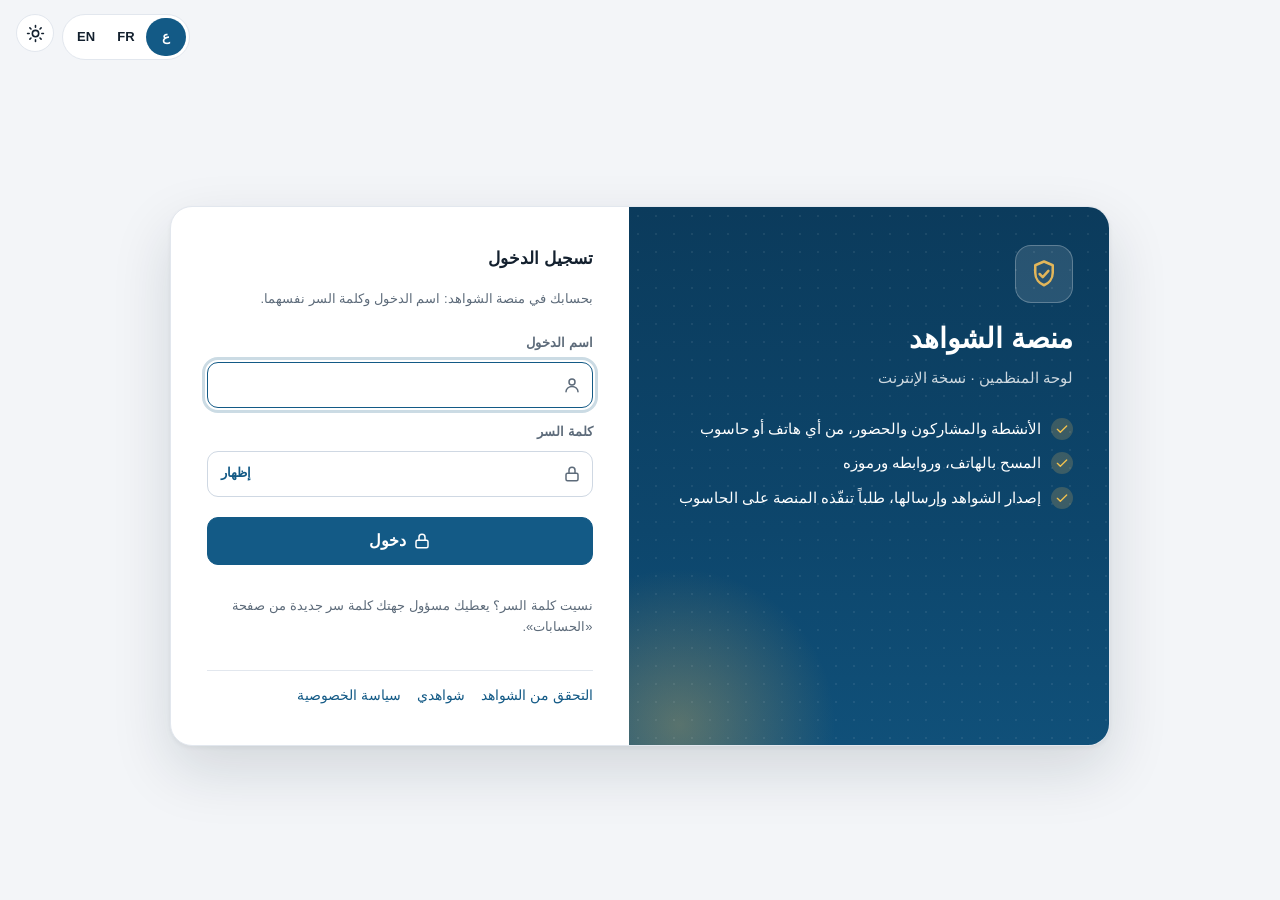
<file: dashboard.html>
<!doctype html>
<html lang="ar" dir="rtl">
<head>
<meta charset="utf-8">
<meta name="viewport" content="width=device-width, initial-scale=1, viewport-fit=cover">
<meta name="robots" content="noindex">
<meta name="referrer" content="no-referrer">
<meta name="color-scheme" content="light dark">
<meta name="theme-color" content="#0b3b5c">
<meta http-equiv="Content-Security-Policy" content="default-src 'none'; script-src 'self' 'unsafe-inline' https://cdnjs.cloudflare.com; worker-src 'self' blob: https://cdnjs.cloudflare.com; style-src 'self' 'unsafe-inline' https://fonts.googleapis.com;
  font-src 'self' https://fonts.gstatic.com; connect-src https://script.google.com https://script.googleusercontent.com; img-src 'self' data: blob:; manifest-src 'self'; base-uri 'none'; form-action 'none'">
<title>لوحة المنظمين · منصة الشواهد</title>
<link rel="icon" href="data:image/svg+xml,%3Csvg xmlns='http://www.w3.org/2000/svg' viewBox='0 0 32 32'%3E%3Crect width='32' height='32' rx='8' fill='%230b3b5c'/%3E%3Cpath d='M9 16.5l4.5 4.5L23 11.5' fill='none' stroke='%23d9a441' stroke-width='3.2' stroke-linecap='round' stroke-linejoin='round'/%3E%3C/svg%3E">
<link rel="apple-touch-icon" href="apple-touch-icon.png">
<meta name="mobile-web-app-capable" content="yes">
<meta name="apple-mobile-web-app-status-bar-style" content="black-translucent">
<link rel="manifest" href="dashboard.webmanifest">
<meta name="apple-mobile-web-app-title" content="المنظمين">
<link rel="preconnect" href="https://fonts.googleapis.com">
<link rel="preconnect" href="https://fonts.gstatic.com" crossorigin>
<link href="https://fonts.googleapis.com/css2?family=IBM+Plex+Sans+Arabic:wght@400;500;600;700&display=swap" rel="stylesheet">
<link rel="stylesheet" href="app.css?v=5">
<script src="ui.js?v=8"></script>
<style>
  /* the platform's look (app.css, the same file as on the computer), plus what the public pages' ui.css gave this page */
  :root { --surface: var(--card); --surface-2: var(--soft); --brand: var(--pri); --brand-2: var(--pri); --on-brand: var(--on-pri);
          --hero: var(--side); --radius: var(--r); }
  .ltr { direction: ltr; unicode-bidi: isolate; }
  .hint { font-size: 13px; color: var(--muted); margin: 0; background: none; border: 0; padding: 0; border-radius: 0; }  /* a quiet line, not the app's banner */
  .say { font-size: 14px; margin: 0; min-height: 1.4em; color: var(--err); }
  .linkbtn { background: none; border: 0; padding: 0; font: inherit; color: var(--pri); text-decoration: underline; cursor: pointer; }
  .serial { font-family: ui-monospace, "Cascadia Mono", Consolas, monospace; background: var(--gold-soft); border-radius: 8px; padding: 2px 8px; }
  .btn.block { width: 100%; }
  .skeleton { padding: 22px; display: grid; gap: 12px; }
  .skeleton i { display: block; height: 14px; border-radius: 7px; background: linear-gradient(90deg, var(--line), var(--soft), var(--line));
                background-size: 200% 100%; animation: shimmer 1.2s infinite linear; }
  @keyframes shimmer { to { background-position: -200% 0; } }
  .toast { position: fixed; z-index: 60; bottom: calc(20px + env(safe-area-inset-bottom)); inset-inline: 0; margin: auto; width: max-content; max-width: 90vw;
           background: var(--ink); color: var(--bg); padding: 10px 18px; border-radius: 999px; font-size: 14px; box-shadow: var(--shadow); animation: rise .2s ease-out; }
  .rise { animation: rise .25s ease-out; }
  @keyframes rise { from { opacity: 0; transform: translateY(8px); } }
  .langs { display: inline-flex; background: var(--card); border: 1px solid var(--line); border-radius: 999px; padding: 3px; }
  .langs button { background: none; border: 0; color: var(--ink); min-width: 40px; min-height: 38px; padding: 0 10px; border-radius: 999px; font-size: 13px; }  /* a finger, not a cursor */
  .langs button[aria-pressed="true"] { background: var(--pri); color: var(--on-pri); }
  .iconbtn svg { width: 19px; height: 19px; }
  .appbar h1 { font-size: 18px; flex: 1; min-width: 0; overflow: hidden; text-overflow: ellipsis; white-space: nowrap; }
  .appbar .back svg { transform: scaleX(-1); } [dir="ltr"] .appbar .back svg { transform: none; }
  .side nav a { cursor: pointer; }
  .side nav a.locked { opacity: .5; cursor: not-allowed; }
  .side nav a.locked:hover { background: none; }
  .side nav a .lockb { margin-inline-start: auto; font-size: 10.5px; font-weight: 600; border: 1px solid rgba(255, 255, 255, .3); border-radius: 20px; padding: 0 7px; }
  .side .who { display: flex; align-items: center; gap: 8px; margin-bottom: 10px; color: #fff; }
  .side .who span { flex: 1; min-width: 0; overflow: hidden; text-overflow: ellipsis; white-space: nowrap; }
  .side .who button { background: rgba(255, 255, 255, .12); border-color: rgba(255, 255, 255, .25); color: #fff; }
  .pclock { display: inline-flex; align-items: center; gap: 4px; font-size: 11.5px; font-weight: 600; color: var(--muted); border: 1px dashed var(--field);
            border-radius: 20px; padding: 1px 8px; white-space: nowrap; }
  .pcbtn { display: inline-flex; flex-wrap: wrap; align-items: center; gap: 7px; padding: 8px 14px; border: 1px dashed var(--field); border-radius: 9px;
           color: var(--muted); font-weight: 600; font-size: 14px; cursor: not-allowed; background: var(--soft); }
  .pclink { display: inline-flex; flex-wrap: wrap; align-items: center; gap: 6px; color: var(--muted); cursor: not-allowed; }
  .links { display: flex; flex-wrap: wrap; gap: 8px 16px; }  /* on a phone the links go under each other */
  .method.locked { opacity: .62; cursor: not-allowed; }
  .method.locked:hover { background: var(--soft); border-color: var(--line); }
  .doclink.locked { cursor: not-allowed; opacity: .7; }
  .doclink.locked:hover { background: var(--soft); border-color: var(--line); }
  .doclink.locked b { display: flex; align-items: center; gap: 6px; justify-content: space-between; }
  .menu .items .lockrow { display: flex; align-items: center; gap: 8px; padding: 8px 10px; color: var(--muted); font-size: 14px; cursor: not-allowed; flex-wrap: wrap; }  /* long French labels wrap on a phone */
  @media (max-width: 560px) { .kpis { grid-template-columns: 1fr 1fr; } .kpi { padding: 10px 12px; gap: 10px; } .kpi .ico { width: 36px; height: 36px; } }
  .pclist { display: grid; gap: 6px; margin: 4px 0 0; padding: 0; list-style: none; }
  .pclist li { display: flex; align-items: center; gap: 8px; font-size: 13.5px; color: var(--muted); }
  .pclist .ic { color: var(--muted); width: 15px; height: 15px; }

  /* sign-in: the platform's colours on one side, the form on the other (stacked on phones) */
  .signin { min-height: 100vh; display: grid; grid-template-rows: auto 1fr; justify-items: center; align-items: center; padding: 14px 16px 20px; }
  .signin .tools { justify-self: end; display: flex; gap: 8px; margin-bottom: 12px; }  /* in the flow: a short window never puts the card over it */
  .si-card { width: min(940px, 100%); display: grid; grid-template-columns: 1.05fr 1fr; background: var(--card); border: 1px solid var(--line);
             border-radius: 22px; overflow: hidden; box-shadow: 0 2px 4px rgba(16, 32, 48, .05), 0 24px 60px rgba(16, 32, 48, .14); }
  .si-brand { position: relative; padding: 38px 36px; color: #fff; background: var(--side); overflow: hidden; display: flex; flex-direction: column; gap: 18px; }
  .si-brand::before { content: ""; position: absolute; width: 340px; height: 340px; border-radius: 50%; inset-inline-end: -120px; bottom: -150px;
                      background: radial-gradient(circle, rgba(226, 182, 90, .35), transparent 65%); }
  .si-brand::after { content: ""; position: absolute; inset: 0; opacity: .07;
                     background-image: radial-gradient(#fff 1px, transparent 1px); background-size: 18px 18px; }
  .si-brand > * { position: relative; z-index: 1; }
  .si-brand .seal { width: 58px; height: 58px; border-radius: 16px; }
  .si-brand .seal .ic { width: 30px; height: 30px; }
  .si-brand h1 { font-size: 28px; margin: 0; }
  .si-brand .sub { margin: -10px 0 0; opacity: .8; font-size: 15px; }
  .si-brand ul { list-style: none; margin: 10px 0 0; padding: 0; display: grid; gap: 12px; }
  .si-brand li { display: flex; gap: 10px; align-items: flex-start; font-size: 14.5px; line-height: 1.55; }
  .si-brand li .ic { flex: none; width: 22px; height: 22px; padding: 3px; border-radius: 50%; background: rgba(226, 182, 90, .22); color: #f2c14e; }
  .si-form { padding: 38px 36px; display: flex; flex-direction: column; gap: 4px; justify-content: center; }
  .si-form h2 { font-size: 22px; margin: 0; }
  .si-form .hint { margin: 4px 0 10px; }
  .si-form .field { position: relative; }
  .si-form .field > .ic { position: absolute; inset-inline-start: 12px; top: 50%; translate: 0 -50%; color: var(--muted); pointer-events: none; }
  .si-form .field input { height: 46px; padding-inline-start: 40px; border-radius: 11px; font-size: 15.5px; }
  .si-form .eye { min-height: 36px; position: absolute; inset-inline-end: 6px; top: 50%; translate: 0 -50%; background: none; border: 0; color: var(--pri); font-size: 13px; padding: 6px 8px; }
  .si-form button.go { height: 48px; margin-top: 16px; font-size: 16px; border-radius: 11px; }
  .si-form .links { display: flex; flex-wrap: wrap; gap: 6px 16px; margin-top: 18px; padding-top: 14px; border-top: 1px solid var(--line); font-size: 13.5px; }
  @media (max-width: 760px) {
    .si-card { grid-template-columns: 1fr; }
    .si-brand { padding: 26px 22px; gap: 12px; }
    .si-brand ul { display: none; }
    .si-form { padding: 26px 22px; }
  }

  .app button, .app .btn { max-width: 100%; white-space: normal; text-align: center; }  /* a long label wraps, never past the screen */
  /* building blocks */
  .app .card { padding: 16px 18px; }
  .app h2 { font-size: 17px; margin: 0 0 8px; }
  .grid { display: grid; gap: 14px; grid-template-columns: repeat(auto-fill, minmax(min(100%, 330px), 1fr)); align-items: start; }
  .section { margin-top: 22px; }
  .section > h2 { display: flex; align-items: center; gap: 8px; margin-bottom: 12px; }
  .row { display: flex; gap: 8px; align-items: center; flex-wrap: wrap; }
  .row.end { justify-content: flex-end; }
  .grow { flex: 1; min-width: 0; }
  .stats { display: grid; gap: 6px; grid-template-columns: repeat(auto-fit, minmax(58px, 1fr)); }
  .stat { background: var(--surface-2); border: 1px solid var(--line); border-radius: 12px; padding: 9px 4px; text-align: center; font-size: 12px; color: var(--muted); }
  .stat b { display: block; font-size: 22px; line-height: 1.2; color: var(--ink); }
  .badge.warn { background: var(--warn-soft); color: var(--warn); border-color: transparent; }
  .app main select, .app main input:not([type="checkbox"]):not([type="radio"]) { height: 42px; font-size: 15px; font-weight: 400; letter-spacing: 0; }
  select { width: 100%; border: 1.5px solid var(--line); border-radius: 12px; background: var(--surface-2); color: var(--ink); font: inherit; padding: 0 12px; }
  select:focus { outline: none; border-color: var(--brand-2); box-shadow: 0 0 0 4px color-mix(in srgb, var(--brand-2) 18%, transparent); }
  .fld { display: grid; gap: 4px; font-size: 13px; font-weight: 600; color: var(--muted); margin: 0; }
  .fld .star { color: var(--err); }
  .grid2 { display: grid; gap: 12px; grid-template-columns: minmax(0, 1fr) minmax(0, 1fr); }
  @media (max-width: 560px) { .grid2 { grid-template-columns: minmax(0, 1fr); } }
  .form { display: grid; gap: 14px; }
  .form .hint { font-weight: 400; }
  .err { color: var(--err); font-size: 14px; margin: 0; min-height: 1.2em; }
  .linkbox { display: flex; gap: 6px; align-items: center; background: var(--surface-2); border: 1px solid var(--line); border-radius: 12px; padding: 6px 6px 6px 12px; }
  [dir="rtl"] .linkbox { padding: 6px 12px 6px 6px; }
  .linkbox span { flex: 1; min-width: 0; overflow: hidden; text-overflow: ellipsis; white-space: nowrap; font-size: 13px; }
  .pc { margin: 0 0 12px; }
  .pc .badge { white-space: normal; line-height: 1.5; padding-block: 4px; }
  .job { display: grid; gap: 4px; border-top: 1px solid var(--line); padding: 10px 0 2px; font-size: 14px; }
  .job:first-child { border-top: 0; }
  .note { background: var(--warn-soft); color: var(--warn); border-radius: 12px; padding: 10px 14px; font-size: 13.5px; margin: 0 0 14px; }
  ul.plain { margin: 4px 0 0; padding-inline-start: 18px; color: var(--muted); font-size: 14px; }
  .seg { display: flex; gap: 4px; background: var(--surface); border: 1px solid var(--line); border-radius: 14px; padding: 4px; overflow-x: auto; scrollbar-width: none; }
  .seg button { flex: 1; border: 0; background: none; color: var(--muted); font: inherit; font-weight: 600; font-size: 14px; padding: 9px 12px; border-radius: 10px;
                cursor: pointer; white-space: nowrap; }
  .seg button[aria-pressed="true"] { background: var(--brand); color: var(--on-brand); }
  .person { display: grid; gap: 8px; }
  .person .name { font-weight: 700; font-size: 15.5px; }
  .person .actions { display: flex; flex-wrap: wrap; gap: 6px; }
  .person .actions:empty { display: none; }
  .contact { color: var(--muted); font-size: 13.5px; overflow-wrap: anywhere; }
  .codev { font-family: ui-monospace, "Cascadia Mono", Consolas, monospace; letter-spacing: 2px; font-weight: 700; }
  .btn.danger { color: var(--err); }
  .pick { display: flex; gap: 10px; align-items: flex-start; color: var(--ink); font-size: 14px; font-weight: 400; border-top: 1px solid var(--line); padding: 9px 0; margin: 0; }
  .pick input { width: 18px; height: 18px; margin-top: 3px; flex: none; }
  .tools-bar { display: flex; gap: 8px; flex-wrap: wrap; margin-bottom: 12px; }
  .tools-bar .q { flex: 2 1 220px; } .tools-bar .f { flex: 1 1 150px; }
  .count { color: var(--muted); font-size: 13px; margin: 0 0 10px; }
  .empty { text-align: center; color: var(--muted); padding: 28px 16px; }
  dialog.sheet { border: 0; padding: 0; background: var(--surface); color: var(--ink); border-radius: 18px; width: min(680px, calc(100vw - 20px));
                 max-height: calc(100vh - 40px); box-shadow: 0 20px 60px rgba(0, 0, 0, .35); animation: rise .2s ease-out; }
  dialog.sheet::backdrop { background: rgba(8, 18, 28, .55); }
  dialog.sheet > * { padding: 20px; }
  @media (max-width: 600px) {
    dialog.sheet { width: 100vw; max-width: 100vw; max-height: 92vh; margin: auto 0 0; border-radius: 18px 18px 0 0; }
    dialog.sheet > * { padding-bottom: calc(20px + env(safe-area-inset-bottom)); }
  }
  .scancode { display: flex; flex-wrap: wrap; align-items: center; gap: 8px 12px; margin-top: 12px; padding: 12px 14px; border-radius: 12px;
              background: var(--gold-soft); border: 1px solid color-mix(in srgb, var(--gold) 30%, transparent); }
  .scancode > div { flex: 1 1 220px; }
  .scancode .code { font: 700 22px/1 ui-monospace, "Cascadia Mono", Consolas, monospace; letter-spacing: 3px; color: var(--ink); }
</style>
</head>
<body class="app">
<svg width="0" height="0" style="position:absolute" aria-hidden="true">
  <symbol id="i-seal" viewBox="0 0 24 24"><path d="M12 2l7 3v6c0 5-3.4 8.6-7 10-3.6-1.4-7-5-7-10V5l7-3z"/><path d="M8.5 12l2.5 2.5 4.5-5"/></symbol>
  <symbol id="i-home" viewBox="0 0 24 24"><path d="M3 10.5L12 3l9 7.5"/><path d="M5 9.5V21h14V9.5"/><path d="M10 21v-6h4v6"/></symbol>
  <symbol id="i-plus" viewBox="0 0 24 24"><path d="M12 5v14M5 12h14"/></symbol>
  <symbol id="i-person" viewBox="0 0 24 24"><circle cx="12" cy="8" r="4"/><path d="M4 21c0-4 3.6-7 8-7s8 3 8 7"/></symbol>
  <symbol id="i-people" viewBox="0 0 24 24"><circle cx="9" cy="8" r="3.5"/><path d="M2.5 20c0-3.6 2.9-6 6.5-6s6.5 2.4 6.5 6"/><path d="M16 4.5a3.5 3.5 0 010 7M18 14.3c2 .8 3.5 2.8 3.5 5.7"/></symbol>
  <symbol id="i-chart" viewBox="0 0 24 24"><path d="M4 20V10M10 20V4M16 20v-7M22 20H2"/></symbol>
  <symbol id="i-gear" viewBox="0 0 24 24"><circle cx="12" cy="12" r="3"/><path d="M19.4 15a1.7 1.7 0 00.3 1.8l.1.1a2 2 0 11-2.8 2.8l-.1-.1a1.7 1.7 0 00-1.8-.3 1.7 1.7 0 00-1 1.5V21a2 2 0 01-4 0v-.1a1.7 1.7 0 00-1.1-1.6 1.7 1.7 0 00-1.8.3l-.1.1a2 2 0 11-2.8-2.8l.1-.1a1.7 1.7 0 00.3-1.8 1.7 1.7 0 00-1.5-1H3a2 2 0 010-4h.1a1.7 1.7 0 001.6-1.1 1.7 1.7 0 00-.3-1.8l-.1-.1a2 2 0 112.8-2.8l.1.1a1.7 1.7 0 001.8.3H9a1.7 1.7 0 001-1.5V3a2 2 0 014 0v.1a1.7 1.7 0 001 1.5 1.7 1.7 0 001.8-.3l.1-.1a2 2 0 112.8 2.8l-.1.1a1.7 1.7 0 00-.3 1.8V9a1.7 1.7 0 001.5 1H21a2 2 0 010 4h-.1a1.7 1.7 0 00-1.5 1z"/></symbol>
  <symbol id="i-verify" viewBox="0 0 24 24"><circle cx="11" cy="11" r="7"/><path d="M21 21l-4.3-4.3"/><path d="M8 11l2 2 4-4"/></symbol>
  <symbol id="i-award" viewBox="0 0 24 24"><circle cx="12" cy="9" r="6"/><path d="M8.5 14L7 22l5-3 5 3-1.5-8"/></symbol>
  <symbol id="i-board" viewBox="0 0 24 24"><rect x="3" y="3" width="7" height="9" rx="1.5"/><rect x="14" y="3" width="7" height="5" rx="1.5"/><rect x="14" y="12" width="7" height="9" rx="1.5"/><rect x="3" y="16" width="7" height="5" rx="1.5"/></symbol>
  <symbol id="i-lock" viewBox="0 0 24 24"><rect x="4" y="11" width="16" height="10" rx="2"/><path d="M8 11V7a4 4 0 018 0v4"/></symbol>
  <symbol id="i-folder" viewBox="0 0 24 24"><path d="M3 7a2 2 0 012-2h4l2 2h8a2 2 0 012 2v8a2 2 0 01-2 2H5a2 2 0 01-2-2z"/></symbol>
  <symbol id="i-sheet" viewBox="0 0 24 24"><rect x="4" y="3" width="16" height="18" rx="2"/><path d="M4 9h16M4 15h16M10 3v18"/></symbol>
  <symbol id="i-ext" viewBox="0 0 24 24"><path d="M14 4h6v6M20 4l-9 9"/><path d="M18 14v5a1 1 0 01-1 1H5a1 1 0 01-1-1V7a1 1 0 011-1h5"/></symbol>
  <symbol id="i-copy" viewBox="0 0 24 24"><rect x="9" y="9" width="11" height="11" rx="2"/><path d="M5 15V5a1 1 0 011-1h10"/></symbol>
  <symbol id="i-search" viewBox="0 0 24 24"><circle cx="11" cy="11" r="7"/><path d="M21 21l-4.3-4.3"/></symbol>
  <symbol id="i-menu" viewBox="0 0 24 24"><path d="M4 6h16M4 12h16M4 18h16"/></symbol>
  <symbol id="i-auto" viewBox="0 0 24 24"><circle cx="12" cy="12" r="8"/><path d="M12 4a8 8 0 010 16z" fill="currentColor"/></symbol>
  <symbol id="i-light" viewBox="0 0 24 24"><circle cx="12" cy="12" r="4"/><path d="M12 2v2M12 20v2M4.9 4.9l1.4 1.4M17.7 17.7l1.4 1.4M2 12h2M20 12h2M4.9 19.1l1.4-1.4M17.7 6.3l1.4-1.4"/></symbol>
  <symbol id="i-dark" viewBox="0 0 24 24"><path d="M20 14.5A8 8 0 019.5 4a8 8 0 1010.5 10.5z"/></symbol>
  <symbol id="i-trash" viewBox="0 0 24 24"><path d="M4 7h16M10 11v6M14 11v6M6 7l1 13h10l1-13M9 7V4h6v3"/></symbol>
  <symbol id="i-spark" viewBox="0 0 24 24"><path d="M12 3l1.8 5.2L19 10l-5.2 1.8L12 17l-1.8-5.2L5 10l5.2-1.8z"/><path d="M19 17l.8 2.2L22 20l-2.2.8L19 23l-.8-2.2L16 20l2.2-.8z"/></symbol>
  <symbol id="i-archive" viewBox="0 0 24 24"><rect x="3" y="4" width="18" height="5" rx="1"/><path d="M5 9v10a1 1 0 001 1h12a1 1 0 001-1V9M10 13h4"/></symbol>
  <symbol id="i-calendar" viewBox="0 0 24 24"><rect x="3" y="5" width="18" height="16" rx="2"/><path d="M3 10h18M8 3v4M16 3v4"/></symbol>
  <symbol id="i-pin" viewBox="0 0 24 24"><path d="M12 21s-7-6.2-7-11.5A7 7 0 0119 9.5C19 14.8 12 21 12 21z"/><circle cx="12" cy="9.5" r="2.5"/></symbol>
  <symbol id="i-check" viewBox="0 0 24 24"><path d="M5 12.5l4.5 4.5L19 7.5"/></symbol>
  <symbol id="i-mail" viewBox="0 0 24 24"><rect x="3" y="5" width="18" height="14" rx="2"/><path d="M3 7l9 6 9-6"/></symbol>
  <symbol id="i-alert" viewBox="0 0 24 24"><path d="M12 3l10 18H2z"/><path d="M12 10v4M12 17.5v.5"/></symbol>
  <symbol id="i-cert" viewBox="0 0 24 24"><rect x="3" y="4" width="18" height="13" rx="2"/><path d="M7 9h10M7 12.5h6"/><path d="M15 17v4l2-1.2 2 1.2v-4"/></symbol>
  <symbol id="i-globe" viewBox="0 0 24 24"><circle cx="12" cy="12" r="9"/><path d="M3 12h18M12 3c2.5 2.6 3.8 5.6 3.8 9s-1.3 6.4-3.8 9c-2.5-2.6-3.8-5.6-3.8-9S9.5 5.6 12 3z"/></symbol>
  <symbol id="i-clock" viewBox="0 0 24 24"><circle cx="12" cy="12" r="9"/><path d="M12 7v5l3 2"/></symbol>
  <symbol id="i-form" viewBox="0 0 24 24"><rect x="4" y="3" width="16" height="18" rx="2"/><path d="M8 8h8M8 12h8M8 16h5"/></symbol>
  <symbol id="i-chat" viewBox="0 0 24 24"><path d="M4 5h16v11H9l-5 4z"/></symbol>
  <symbol id="i-text" viewBox="0 0 24 24"><path d="M5 6h14M12 6v13M9 19h6"/></symbol>
  <symbol id="i-sync" viewBox="0 0 24 24"><path d="M20 11a8 8 0 00-14.3-4.9L4 8"/><path d="M4 3v5h5"/><path d="M4 13a8 8 0 0014.3 4.9L20 16"/><path d="M20 21v-5h-5"/></symbol>
  <symbol id="i-edit" viewBox="0 0 24 24"><path d="M4 20h4L19 9l-4-4L4 16z"/><path d="M13.5 6.5l4 4"/></symbol>
  <symbol id="i-download" viewBox="0 0 24 24"><path d="M12 4v11M7 10l5 5 5-5"/><path d="M4 19h16"/></symbol>
  <symbol id="i-print" viewBox="0 0 24 24"><path d="M7 9V3h10v6"/><rect x="3" y="9" width="18" height="8" rx="2"/><path d="M7 14h10v7H7z"/></symbol>
  <symbol id="i-arrow" viewBox="0 0 24 24"><path d="M19 12H5M11 6l-6 6 6 6"/></symbol>
</svg>
<div class="signin" id="signin" hidden></div>
<aside class="side" id="side" aria-label="Menu" hidden></aside>
<div class="scrim" onclick="nav(false)"></div>
<div class="page" id="page" hidden>
  <header class="appbar" id="appbar"></header>
  <main id="app" tabindex="-1" aria-live="polite"></main>
</div>

<script>
const EXEC = 'https://script.google.com/macros/s/AKfycbyhQdedASgHUcB7vIZ6mAtgzy1fo6TFTa0bGybYmjnnU5JV79VRCzwudv8wMSJnL71i/exec', KEY = 'shawahid-dashboard';
const T = {
  ar: {
    dash: 'لوحة المنظمين', loading: 'جارٍ التحميل...', noRole: 'ليس لحسابك هذا الإذن', cancel: 'إلغاء', back: 'رجوع', copy: 'نسخ', open: 'فتح', share: 'مشاركة',
    linkCopied: 'نُسخ الرابط', sent: 'أُرسل الطلب، ويُنفَّذ على الحاسوب', reqFail: 'تعذر إرسال الطلب', exists: 'طلب من النوع نفسه ما زال ينتظر الحاسوب',
    saveFail: 'تعذر الحفظ', rScanner: 'مسؤول الدرجة الرابعة', rOrganizer: 'مسؤول الدرجة الثالثة', rAdmin: 'مسؤول الدرجة الثانية', nParts: '«شواهدي» والمشاركون', nUsers: 'الحسابات', nMe: 'حسابي',
    login: 'اسم الدخول', password: 'كلمة السر', enter: 'دخول', wrongLogin: 'اسم الدخول أو كلمة السر غير صحيح',
    locked: 'محاولات خاطئة كثيرة: أعد المحاولة بعد 15 دقيقة', loginFail: 'تعذر الدخول',
    pcNever: 'لم تتصل المنصة على الحاسوب بهذه اللوحة بعد: الطلبات تنتظر فتحها.', pcOn: 'الحاسوب متصل: الطلبات تُنفَّذ خلال دقيقة',
    pcOff: d => 'الحاسوب غير متصل منذ ' + d + ': الطلبات تُنفَّذ عند فتح المنصة عليه', jSync: 'مزامنة', jIssue: 'إصدار الشواهد',
    jEmail: 'إرسال الشواهد بالبريد', jActivity: 'نشاط جديد', jUpdate: 'تعديل النشاط', jBundle: 'شواهد لشخص في عدة أنشطة', jsWait: 'ينتظر الحاسوب',
    jsRun: 'قيد التنفيذ', jsDone: 'تم', jsErr: 'تعذّر', copyText: 'نسخ النص والروابط', copiedText: 'نُسخ: الصقه في واتساب أو غيره',
    onePdf: 'ملف واحد بكل الشواهد', newAct: 'نشاط جديد', bundle: 'شواهد لشخص', reqT: 'طلبات للحاسوب',
    reqHint: 'لا طلبات تنتظر الحاسوب.', hereNow: 'حاضر الآن',
    noActs: 'لا أنشطة بعد: أنشئ أول نشاط من زر «نشاط جديد».', activity: 'نشاط',
    sessionsLine: (n, s) => `${n} حصص، المسح الآن للحصة ${s}`, pcOnlyT: 'على الحاسوب',
    pcOnlyItems: ['قراءة صور البطاقات المسلَّمة ولوائح التوقيع الموقّعة', 'استيراد الشواهد القديمة (السابقة للمنصة)', 'شعار الجهة على الوثائق المطبوعة'],
    pcOnlyNote: 'كل ما عدا هذا يتم من هذه اللوحة، والحاسوب غير ضروري.',
    noChoices: 'لم تنشر المنصة على الحاسوب قوائمها بعد (الجهات والأنواع): افتحها مرة واحدة وهي متصلة بالإنترنت.', fTitle: 'العنوان', fKind: 'نوع النشاط',
    fOrg: 'الجهة المنظمة', fLang: 'لغة النشاط والوثائق', langAr: 'العربية', langFr: 'الفرنسية', langEn: 'الإنجليزية', fType: 'نوع الشهادة الرئيسي',
    fDates: 'التاريخ / الأيام', datesPh: 'مثال: 12 و13 مارس 2026', fHours: 'التوقيت أو عدد الساعات', fPlace: 'المكان', fSessions: 'عدد الحصص',
    fMin: 'الحد الأدنى للحضور (حصص)', minPh: 'كل الحصص', fTickets: 'عدد البطاقات المطبوعة', fWa: 'رابط مجموعة واتساب', fTpl: 'أسئلة إضافية من نموذج',
    noTpl: 'بلا أسئلة إضافية', editHint: 'ما يُترك فارغاً يبقى كما هو. العنوان والتاريخ والمكان تتبعها الاستمارة في Google Forms.',
    newHint: 'يُنشأ النشاط هنا مباشرة مع استمارة Google بلغته ومجلد Drive، وتصل تسجيلاتها إلى المنصة تلقائياً.',
    askEdit: 'حفظ التعديل', askNew: 'إنشاء النشاط واستمارته', making: 'جارٍ إنشاء الاستمارة… قد يستغرق ذلك نصف دقيقة', saved: 'حُفظ التعديل',
    madeAct: 'أُنشئ النشاط واستمارته', madeForm: 'أُنشئت الاستمارة', formFail: 'حُفظ النشاط لكن تعذر إنشاء الاستمارة أو تحديثها: أعد المحاولة من خطوة التسجيل',
    badOrg: 'الجهة المنظمة غير موجودة', badVal: 'قيمة غير صالحة (اللغة أو نوع الشهادة)',
    importOk: r => `قُرئت ${r.read} إجابة: ${r.added} جديدة و${r.changed} معدّلة`, editT: 'تعديل النشاط', newT: 'نشاط جديد', notitle: 'اكتب العنوان',
    bT: 'شواهد لشخص في عدة أنشطة',
    bD: 'يُضاف إلى كل نشاط تختاره حاضراً، وتصدر شهادته برقم ذلك النشاط وتصميمه، ثم تصله رسالة واحدة بكل شواهده، وتجد هنا روابطها وملفاً واحداً بها. إن كان مسجلاً فيه بالبريد نفسه فلا يُكرَّر.',
    firstAr: 'الاسم الشخصي بالعربية', lastAr: 'الاسم العائلي بالعربية', firstLat: 'Prénom (بالحروف اللاتينية)', lastLat: 'Nom (بالحروف اللاتينية)',
    gender: 'الجنس', male: 'ذكر', female: 'أنثى', certType: 'نوع الشهادة', bEmail: 'البريد (تصله عليه الرسالة)', email: 'البريد', phone: 'الهاتف',
    mention: 'الميزة/النتيجة', bActs: 'الأنشطة', noDesign: 'لا تصميم لهذا النوع',
    starNote: '* يطبعه تصميم الشهادة في الأنشطة المختارة: أكمله حتى تخرج كل النسخ كاملة ومتطابقة.', bSave: 'طلب إنشاء الشواهد وإرسالها',
    pickOne: 'اختر نشاطاً واحداً على الأقل', lack: 'أكمل ما يطبعه التصميم: ', nameAr: 'الاسم بالعربية', nameLat: 'الاسم باللاتينية',
    noname: 'اكتب الاسم على الأقل', badEmail: 'البريد غير صحيح', sameWaiting: 'الطلب نفسه ما زال ينتظر الحاسوب', tPeople: 'المشاركون',
    curSession: 'الحصة الجارية (للمسح والتأكيد)', sessionN: i => 'الحصة ' + i, sessionSet: s => 'المسح الآن للحصة ' + s + ' في كل الهواتف', sessNow: (s, n) => 'الحصة الجارية: ' + s + ' من ' + n, sessD: m => 'المسح والتأكيد يُسجَّلان في هذه الحصة، والهواتف تتبعها' + (m ? ' · الشهادة لمن حضر ' + m + ' على الأقل' : ''), sessNext: s => 'الانتقال إلى الحصة ' + s + ' ←', sessAsk: s => 'تسجيل الحضور في الحصة ' + s + '؟ كل مسح بعد الآن يُحسب للحصة ' + s + '، وتتبعها هواتف المسح.', sessLast: 'الحصة الأخيرة',
    addPerson: 'إضافة مشارك', search: 'بحث بالاسم أو البطاقة أو رقم الشهادة أو البريد...', fAll: 'الكل', fHere: 'حاضرون', fHereIn: s => 'حاضرون في الحصة ' + s,
    fAway: 'غير مؤكدين', fIssued: 'لهم شهادة', fMail: 'مشكلة في البريد', countOf: (n, m) => `${n} من ${m}`,
    syncNote: 'ما تؤكده أو تعدّله هنا يُحفظ فوراً على الإنترنت، ولا يحتاج الحاسوب.',
    scanT: 'رابط المسح للمنظمين', scanD: 'يفتح صفحة مسح البطاقات بكاميرا الهاتف، دون حساب ودون الحاجة للحاسوب.', scanMake: 'إنشاء رابط المسح',
    scanNew: 'رابط جديد', scanSure: 'إنشاء رابط جديد؟ الرابط الحالي يتوقف فوراً في كل الهواتف.', scanMade: 'أُنشئ رابط المسح: أرسله إلى المنظمين',
    scanFail: 'تعذر إنشاء الرابط', scanTitle: 'مسح الحضور', scanCodeT: 'أو برمز المسح',
    scanCodeD: page => `يفتح المساعد ${page} ويكتب هذا الرمز، دون رابط ولا رمز QR. يتغير مع كل رابط جديد، ويتوقف بأرشفة النشاط.`, copyCode: 'نسخ الرمز',
    codeCopied: 'نُسخ الرمز', issue: 'إصدار الشواهد',
    emailSure: 'وضع رسائل من لم يصله بريد شهادته في طابور الإرسال؟', sync: 'جلب التسجيلات الآن', editAct: 'تعديل النشاط', noTicket: 'دون بطاقة',
    hereIn: s => 'حاضر في الحصة ' + s, here: 'حاضر', away: 'غير مؤكد', sessions: 'الحصص: ', certOf: x => 'شهادة ' + x,
    revoked: 'ملغاة', code: 'رمز التحقق', download: 'تحميل', mSent: 'أُرسل البريد', mErr: 'تعذر الإرسال', mPending: 'في الطابور', mStopped: 'أُوقف',
    markIn: s => 'حاضر في الحصة ' + s, mark: 'تأكيد الحضور', marked: 'سُجّل الحضور', resend: 'إعادة إرسال البريد',
    resendSure: e => 'إعادة إرسال رسالة الشهادة نفسها إلى ' + e + '؟', resent: 'وُضعت الرسالة في طابور الإرسال',
    resendOld: 'نص الرسالة لم يعد محفوظاً (أقدم من 30 يوماً): أعد الإرسال من المنصة', edit: 'تعديل', del: 'حذف',
    delSure: n => 'حذف ' + n + ' من هذا النشاط؟ (يذهب إلى سلة المحذوفات في المنصة)', deleted: 'حُذف',
    fixT: n => 'تصحيح: ' + n, newPersonT: 'مشارك جديد (دون بطاقة)', hasCert: 'له شهادة: تُرسم من جديد بالرقم والرابط نفسيهما بعد الحفظ.', redrawing: 'تُرسم الشهادة المصححة...', redrawn: 'رُسمت الشهادة من جديد: الرقم والرابط كما هما', redrawFail: 'حُفظ التصحيح، وتعذر رسم الشهادة من هنا (لا تصميم جاهز أو لا إذن): يرسمها البرنامج على الحاسوب', saveFix: 'حفظ التصحيح',
    add: 'إضافة', fixed: 'حُفظ التصحيح', added: 'أُضيف',
    partsD: 'كل من له شهادة صالحة ببريد صحيح يظهر هنا. في صفحة «شواهدي» يفتح حسابه مرة واحدة برقم هاتفه وبريده (يصله رمز تفعيل)، ثم يدخل برقم هاتفه وكلمة سره دون أي بريد، ويستطيع أن يضيف شهادة باسمه برقمها. القائمة تُحدَّث من المنصة على الحاسوب.',
    partsSearch: 'بحث بالاسم أو البريد أو الرقم أو رقم الشهادة...', certsN: n => n + ' شهادة: ', meLink: 'شواهدي', accT: n => `حسابات «شواهدي» (${n})`,
    accD: 'الحسابات المفعّلة برقم الهاتف. أغلق حساباً فُتح برقم هاتف شخص آخر، أو بطلب صاحبه: يتحرر الرقم ليُفتح به حساب جديد، والشواهد لا تتغير.',
    accSearch: 'بحث بالاسم أو الهاتف أو البريد...', accAdded: n => n + ' مضافة برقمها', accSince: 'منذ', accSeen: 'آخر دخول', accClose: 'إغلاق الحساب',
    accCloseAsk: n => `إغلاق حساب «${n}»؟ يتحرر رقم هاتفه، وتبقى الشواهد كما هي.`, accClosed: 'أُغلق الحساب', accNone: 'لا حسابات مفعّلة بعد.',
    recT: n => `طلبات استرجاع حساب (${n})`,
    recD: 'صاحب حساب فقد بريده وكلمة سره معاً. تحقق من هويته أولاً (اتصل بالهاتف، قارن الاسم والشهادة)، ثم «اعتماد» يربط البريد الجديد بالحساب ليختار كلمة سر جديدة.',
    recNewEmail: 'البريد الجديد', recAcc: 'الحساب الحالي', recNoAcc: 'لا حساب مفعّل بهذا الرقم', recApply: 'اعتماد البريد الجديد', recDismiss: 'رفض',
    recApplyAsk: (n, e) => `هل تحققتَ من هوية «${n}»؟ يصبح ${e} بريد الحساب.`, recDone: 'تم', uName: 'الاسم', uRole: 'الدور', taken: 'اسم الدخول مستعمل',
    short: 'كلمة السر قصيرة', self: 'لا تعدّل حسابك من هنا', newPw: 'كلمة سر جديدة', signedAs: 'دخلتَ باسم', language: 'اللغة', theme: 'المظهر',
    thAuto: 'حسب الجهاز', thLight: 'فاتح', thDark: 'داكن', wrongPw: 'كلمة السر الحالية غير صحيحة', shortNew: 'كلمة السر الجديدة قصيرة', logout: 'خروج',
    rSuper: 'مسؤول الدرجة الأولى', nHome: 'الرئيسية والأنشطة', nBundle: 'شواهد شخص في عدة أنشطة', nSearch: 'البحث عن مشارك', nStats: 'الإحصائيات',
    nSettings: 'الإعدادات', nOrg: 'الجهة', nPlat: 'المنصات المنشورة', nVerify: 'التحقق من الشواهد', nMeSite: 'شواهدي', menu: 'القائمة', online: 'نسخة الإنترنت',
    onPc: 'الحاسوب', onPcT: 'يُستعمل من المنصة على الحاسوب', siSub: 'لوحة المنظمين · نسخة الإنترنت', siF1: 'الأنشطة والمشاركون والحضور، من أي هاتف أو حاسوب',
    siF2: 'المسح بالهاتف، وروابطه ورموزه', siF3: 'إصدار الشواهد وإرسالها، طلباً تنفّذه المنصة على الحاسوب', siH: 'تسجيل الدخول',
    siD: 'بحسابك في منصة الشواهد: اسم الدخول وكلمة السر نفسهما.', show: 'إظهار', hide: 'إخفاء',
    siForgot: 'نسيت كلمة السر؟ يعطيك مسؤول جهتك كلمة سر جديدة من صفحة «الحسابات».', homeT: 'منصة الشواهد',
    homeD: 'من استمارة التسجيل إلى الشهادة في بريد المشارك: تابع أنشطتك من أي مكان.', kActs: 'نشاط جارٍ', kReg: 'مسجل', kHere: 'حاضر مؤكد',
    kCert: 'شهادة صادرة', kMail: 'بريد مرسل', actsT: 'الأنشطة', fSearch: 'بحث بالعنوان أو التاريخ أو الرقم...', fKinds: 'كل الأنواع', fOrgs: 'كل الجهات',
    noMatch: 'لا نشاط يطابق البحث.', st: ['استمارة التسجيل', 'تأكيد الحضور', 'إصدار الشواهد', 'الإرسال بالبريد'], nextStep: 'الخطوة التالية: ',
    allDone: 'اكتملت كل المراحل', nReg: 'مسجل', nHere: 'حاضر', nCert: 'شهادة', copyLink: 'نسخ الرابط', noDate: 'بدون تاريخ',
    platVerify: 'أي شخص يتحقق من صحة شهادة برقمها أو برمز QR فيها.', platMe: 'المشاركون يجدون كل شواهدهم بحسابهم.',
    platPrivacy: 'ما تحفظه المنصة من بيانات وكيف تُستعمل.', nPrivacy: 'سياسة الخصوصية', allOrgs: 'كل الجهات', more: 'المزيد', close: 'إغلاق',
    dupAct: 'نسخ كنشاط جديد (مع التصاميم)', archAct: 'أرشفة النشاط', dzFields: {name: 'الاسم الكامل (بلغة النشاط)', name_ar: 'الاسم بالعربية', name_lat: 'الاسم باللاتينية', serial: 'رقم الشهادة', qr: 'رمز QR للتحقق', mention: 'الميزة / النتيجة', title: 'عنوان النشاط', dates: 'تاريخ النشاط', hours: 'المدة / الساعات', place: 'المكان', org: 'الجهة المنظمة', issue_date: 'تاريخ الإصدار', cert_type: 'نوع الشهادة'}, dzLoading: 'جارٍ تحميل التصميم...', dzFail: 'تعذر', dzNone: 'لا يوجد تصميم لهذا النوع بعد: ارفع ملف التصميم (PDF من Canva، أو صورة PNG/JPG).',
    dzUpload: 'رفع ملف التصميم', dzReplace: 'تغيير ملف التصميم', dzPreparing: 'يُجهَّز الملف...', dzBig: 'الملف كبير جداً بعد التصغير', dzUploaded: 'رُفع التصميم',
    dzSaved: 'حُفظ التصميم', dzLeave: 'تغييرات غير محفوظة ستضيع. متابعة؟', pzB: 'القوالب', pzT: 'قوالب التخطيط', pzD: 'احفظ أماكن المتغيرات (الخطوط والأحجام والألوان ورمز QR...) باسم، وطبّقها على تصميم جديد في أي نشاط. الصور تحتفظ بمكانها فقط.', pzSave: 'حفظ هذا التخطيط كقالب', pzName: 'اسم القالب', pzApply: 'تطبيق', pzDel: 'حذف', pzNone: 'لا قوالب بعد', pzSaved: 'حُفظ القالب', pzApplied: 'طُبّق القالب: راجع الأماكن ثم احفظ', pzSure: n => 'حذف القالب «' + n + '»؟', pzSame: n => 'يوجد قالب باسم «' + n + '». استبداله؟', pzMany: 'بلغت القوالب حدها (40): احذف واحداً أولاً', pzEmpty: 'ضع متغيراً واحداً على الأقل قبل حفظ القالب', pzRole: 'لا يحذفه إلا من حفظه أو مسؤول', dzHow: 'اسحب كل متغير إلى مكانه، واختره لتغيير حجمه وخطه. لا يُحفظ شيء إلا بزر «حفظ».',
    dzAdd: 'إضافة متغير', dzText: 'نص', dzImage: 'صورة', dzPick: 'اختر متغيراً لتعديله', dzSize: 'الحجم', dzWidth: 'العرض', dzLines: 'الأسطر', dzAlign: 'المحاذاة',
    dzCenter: 'وسط', dzRight: 'يمين', dzLeft: 'يسار', dzFont: 'الخط', dzDefault: 'الافتراضي', dzColor: 'اللون', dzBold: 'عريض', dzDigits: 'الأرقام', dzDate: 'صيغة التاريخ',
    dzLong: 'طويلة (7 نونبر 2026)', dzImgPc: 'صورة PNG أو JPG (شعار، توقيع، ختم). حجمها بالعرض، وطولها حسب الصورة.', dzPicBad: 'تعذرت قراءة الصورة', dzSampleName: 'اسم المشارك', wbT: 'الإصدار من هذه الصفحة', wbD: 'تُرسم الشواهد في متصفحك بالتصميم نفسه، وتُرفع إلى Drive وتُسجَّل في صفحة التحقق. أبقِ الصفحة مفتوحة حتى ينتهي.',
    wbGo: n => 'إصدار ' + n + ' شهادة الآن', wbNone: 'لا توجد شواهد تنتظر الإصدار (الحاضرون ولهم تصميم جاهز)', wbNoDesign: x => 'لا تصميم جاهز لـ«' + x + '» بعد: ' ,
    wbRun: (i, n) => 'تُصدر ' + i + ' من ' + n + '... لا تغلق الصفحة', wbDone: (n, f) => 'صدرت ' + n + ' شهادة' + (f ? '، وتعذرت ' + f : ''), wbSure: n => 'إصدار ' + n + ' شهادة الآن؟ تأخذ كل شهادة رقماً لا يتغير.',
    wbLeave: 'الإصدار جارٍ: إن أغلقت الصفحة يتوقف، ويُكمل لاحقاً بنفس الأرقام.', mqOk: n => n ? 'وُضعت ' + n + ' رسالة في الطابور: تُرسل خلال دقائق' : 'لا رسائل تنتظر الإرسال', wbRules: 'شغّل البرنامج على الحاسوب مرة بآخر إصدار: ينشر قواعد الطباعة (عنوان التحقق، السيد/السيدة)، ثم أعد تحميل الصفحة.', dzHowShort: 'الملف ومواضع المتغيرات', formOn: 'الاستمارة تقبل التسجيلات', formOff: 'الاستمارة موقوفة: لا تقبل تسجيلات', formStop: 'إيقاف التسجيل ومزامنة',
    formReopen: 'إعادة فتح الاستمارة', formStopSure: 'إيقاف استقبال التسجيلات الآن؟ تصل الردود الأخيرة مباشرة، ويمكن إعادة الفتح متى شئت.',
    formStopped: n => 'أُوقفت الاستمارة' + (n ? '، ووصل ' + n + ' تسجيلاً جديداً' : ''), formReopened: 'أُعيد فتح الاستمارة', formNoPerm: 'تعذر: أذن لـ Google Forms في Apps Script (autoriser)',
    newRegs: n => 'وصل ' + n + ' تسجيلاً جديداً', unarchAct: 'إخراج من الأرشيف', archOk: 'أُرشف النشاط', unarchOk: 'عاد النشاط إلى القائمة',
    archList: 'الأرشيف', actList: 'الأنشطة الجارية', archT: 'الأنشطة المؤرشفة', teamT: 'فريق النشاط', teamD: 'حسابات جهتك التي تعمل على هذا النشاط (إضافة إلى من أنشأه).',
    teamNone: 'لا توجد حسابات أخرى في هذه الجهة', teamOk: 'حُفظ الفريق', saveB: 'حفظ', addTypeT: 'شهادة أخرى لهذا الشخص', addTypeB: 'إضافة',
    typeOk: 'أُضيفت الشهادة؛ تصدر متى كان تصميمها جاهزاً', typeWait: 'هذا الشخص أُضيف للتو: انتظر دقيقة ثم أعد المحاولة', typeHave: 'لهذا الشخص كل الأصناف',
    revokeB: 'إلغاء الشهادة', restoreB: 'استعادة الشهادة', revokeAsk: 'سبب إلغاء الشهادة (يظهر في صفحة التحقق):', revokeOk: 'أُلغيت الشهادة: صفحة التحقق تعرضها ملغاة',
    restoreOk: 'استُعيدت الشهادة', restoreSure: 'استعادة هذه الشهادة؟', extraT: 'شهادة إضافية', revokeAll: 'إلغاء كل الشواهد', delAct: 'حذف النشاط', s1: 'التسجيل والبطاقات',
    s2: 'الحضور والمشاركون', s3: 'تصميم الشواهد', s4: 'الإصدار والإرسال', stepsL: 'مراحل النشاط', formReady: 'الاستمارة جاهزة', noForm: 'لم تُنشأ الاستمارة',
    hereOf: (h, n) => `${h} حاضر من ${n}`, noPeople: 'لا مشاركين بعد', issuedSent: (i, e) => `${i} صادرة · ${e} مرسلة`, noIssued: 'لم تصدر شواهد',
    formT: 'استمارة التسجيل', formD: 'استمارة Google بلغة النشاط، منشورة وتقبل الردود. تعديل عنوان النشاط أو تاريخه يحدّثها تلقائياً.',
    lSheet: 'جدول التسجيلات (Sheets)', lFolder: 'مجلد النشاط (Drive)', lResp: 'الردود في Google Forms',
    noFormD: 'لا استمارة لهذا النشاط بعد: أنشئها الآن بلغة النشاط، مع مجلد Drive.', makeForm: 'إنشاء الاستمارة',
    ticketsT: 'بطاقات الحضور', ticketsN: n => `${n} بطاقة`,
    ticketsD: s => `، 14 في كل ورقة A4 (${s} ورقة). كل بطاقة برقم فريد ورمز QR يفتح الاستمارة ورقمها معبأ مسبقاً، وتُسلَّم عند الخروج لإثبات الحضور.`,
    ticketsPdf: 'تحميل البطاقات للطباعة (PDF)', ticketsChange: 'تغيير العدد', attT: 'تأكيد الحضور', sessPick: 'المسح الآن للحصة',
    mPhones: 'بهواتف المنظمين عند الخروج', mPhonesCode: c => 'الرابط جاهز، أو بالرمز ' + c, mPhonesReady: 'الرابط جاهز: امسحوا رمزه بالهاتف',
    mPhonesNone: 'أنشئ رابط المسح أولاً', mUpload: 'رفع مسح البطاقات المسلَّمة', mUploadD: 'ملف PDF أو صور، يُقرأ رمز كل بطاقة',
    mNumbers: 'إدخال أرقام البطاقات', mNumbersD: 'بلوحة المفاتيح أو بقارئ QR يدوي', mSign: 'لائحة التوقيع الموقّعة',
    mSignD: 'صوّرها بعد النشاط: يُقرأ من وقّع تلقائياً',
    numbersD: 'اكتب أرقام البطاقات المسلَّمة (7 أو T4-007)، مفصولة بفاصلة أو مسافة أو سطر: يُسجَّل أصحابها حاضرين في الحصة الحالية.', markThese: 'تسجيل الحضور',
    marking: (d, n) => `${d} من ${n}...`, markedN: n => `سُجّل ${n} حاضراً`, notReg: 'غير مسجلة بعد (حُفظ حضورها، ويُطابَق تلقائياً حين يسجّل صاحبها): ',
    pSearch: 'بحث بالاسم أو البطاقة أو رقم الشهادة أو البريد...', fProblem: 'تحتاج مراجعة', sName: 'الترتيب: الاسم',
    sTicket: 'الترتيب: رقم البطاقة', sSerial: 'الترتيب: رقم الشهادة', sHereFirst: 'الحاضرون أولاً', hereCol: 'الحضور', ticket: 'البطاقة', name: 'الاسم',
    cert: 'الشهادة', contact: 'التواصل', qName: 'اسم ناقص', qEmail: 'بريد غير صالح', dupT: 'بطاقة مكررة', regAt: 'سجّل', seenAt: 'أُكّد حضوره', docsMenu: 'Excel والوثائق',
    dExport: 'تصدير اللائحة إلى Excel', dImport: 'استيراد من Excel', dSign: 'لائحة التوقيع (PDF)', dLister: 'منشئ اللوائح',
    dSummary: 'التقرير الختامي للنشاط (PDF)', erT: 'التسجيل الإلكتروني (دون بطاقات)', erD: 'صفحة تسجيل بأسئلة الاستمارة نفسها. بعد التسجيل يأخذ كل مشارك رمز حضور ورقماً على هاتفه، يُمسحان عند نهاية النشاط. تُغلق مع الاستمارة.',
    erPoster: 'طباعة ملصق التسجيل (A4)', erClosed: 'التسجيل مغلق الآن (الاستمارة موقوفة).', erHow: ['امسح الرمز بكاميرا هاتفك', 'املأ التسجيل', 'احتفظ برمز حضورك: يُمسح عند نهاية النشاط'],
    erScan: 'سجّل حضورك', erSub: 'من هاتفك، في دقيقة، دون ورق', erTip: 'لا يقرأ هاتفك الرمز؟ اكتب الرابط أعلاه في المتصفح.', erFoot: 'رمز حضورك على هاتفك: لا بطاقة ولا ورقة', erBrand: 'منصة الشواهد', lkT: 'سبق له التسجيل في نشاط آخر؟ ابحث عنه', lkPh: 'الاسم، أو البريد، أو الهاتف...', lkNone: 'لا أحد بهذا الاسم أو البريد أو الهاتف', pcCard: 'حفظ البطاقة كصورة', pcLEmail: 'البريد الإلكتروني', pcLNum: 'رقم المشارك', pcLCerts: 'الشواهد', pcCards: n => 'طباعة بطاقات المشاركين المعروضين (' + n + ')', pcCardD: 'امسح هذا الرمز عند الدخول والخروج: يُسجَّل الحضور دون استمارة', allRun: (i, n) => 'يُجمع ' + i + ' من ' + n + '...', allNone: 'لا شواهد صادرة بعد', zipRun: 'يُجهَّز الملف المضغوط على Drive...', raAsk: 'سبب إلغاء كل الشواهد (يظهر في صفحة التحقق):', raDone: (n, f) => 'أُلغيت ' + n + ' شهادة' + (f ? '، وتعذرت ' + f : ''), daSure: 'حذف هذا النشاط؟ يبقى في المحذوفات 30 يوماً.', daValid: 'له شواهد سارية: ألغها أولاً، أو أرشف النشاط', daDone: 'نُقل النشاط إلى المحذوفات', cpDone: 'أُنشئت نسخة من النشاط', testTo: 'البريد الذي تُرسل إليه الرسالة التجريبية:', testSent: 'أُرسلت الرسالة التجريبية', mailBusy: 'حصة البريد اليومية شارفت على النفاد: تُحفظ للمشاركين', qT: 'الأسئلة الإضافية', qD: 'تُطرح في الاستمارة بعد الأسئلة الأساسية. السؤال الجديد يُضاف إلى الاستمارة فوراً.', qAdd: 'إضافة سؤال', qTitle: 'نص السؤال',
    qType: 'نوعه', qOpts: 'الخيارات (سطر لكل خيار)', qReq: 'إجابة إلزامية', qHelp: 'توضيح (اختياري)', qTr: 'الترجمة للمشاركين بلغة أخرى', qTrD: 'تظهر بين قوسين بجانب السؤال. صحّحها إن لم تكن دقيقة.', qTrSug: 'اقتراح Google من جديد', qTrBusy: 'جارٍ جلب الترجمة المقترحة...', qTrFail: 'تعذر جلب الترجمة المقترحة: اكتبها بنفسك.', qLn: {ar: 'العربية', fr: 'الفرنسية', en: 'الإنجليزية'}, qAdded: 'أُضيف السؤال إلى الاستمارة', qBad: 'اكتب نص السؤال، وخياراته إن كان اختياراً',
    qTypes: {text: 'نص قصير', paragraph: 'نص طويل', choice: 'اختيار واحد', dropdown: 'قائمة منسدلة', checkbox: 'اختيارات متعددة', date: 'تاريخ'}, qNone: 'لا أسئلة إضافية',
    tplT: 'نماذج الأسئلة', tplD: 'تُختار عند إنشاء نشاط جديد فتأتي استمارته بأسئلتها.', tplName: 'اسم النموذج', tplAdd: 'نموذج جديد', tplDel: 'حذف النموذج', bShareT: 'صدرت الشواهد', bShareD: 'نص جاهز للإرسال عبر واتساب أو غيره:', bMailed: 'وُضعت رسالة واحدة بكل الشواهد في طابور الإرسال', bCopy: 'نسخ النص', bFail: 'تعذر الإصدار: ', ogNameAr: 'الاسم بالعربية', ogNameFr: 'الاسم بالفرنسية', ogNameEn: 'الاسم بالإنجليزية', ogCode: 'الرمز (في أرقام الشواهد)', ogArch: 'مؤرشفة (لا تظهر في الأنشطة الجديدة)',
    ogNew: 'جهة منظمة جديدة', ogAdd: 'إضافة الجهة', ogSaved: 'حُفظت الجهة', ogCodeFixed: 'لهذه الجهة شواهد صادرة: رمزها ثابت', ogLogo: 'الشعار يُضاف من البرنامج على الحاسوب.',
    ogErr: {noname: 'اكتب الاسم بالعربية', code: 'اكتب رمز الجهة', taken: 'هذا الرمز لجهة أخرى', issued: 'لهذه الجهة شواهد صادرة: رمزها ثابت', role: 'ليس من صلاحيتك'},
    setD: 'تسري هنا فوراً، ويأخذها البرنامج على الحاسوب في مزامنته التالية.', setKinds: 'أنواع الأنشطة (سطر لكل نوع)',
    setTypes: 'أنواع الشواهد: سطر لكل نوع «عربي|Français|English:الحرف»', setTypesD: 'الحرف يبدأ به رقم الشهادة (P0012). تغيير اسم نوع لا يغيّر الأنشطة التي تحمله.',
    setLang: 'لغة النشاط الافتراضية', setTickets: 'عدد البطاقات الافتراضي', setCiv: 'السيد/السيدة قبل الاسم في الشهادة والرسالة', setAttach: 'إرفاق ملف الشهادة بالرسالة',
    setTexts: 'النصوص', setTextsD: 'لكل لغة نشاط نصوصها. في الرسالة: {name} {title} {serial} {link} {verify} {code} {org} {participant} {portal}.',
    txNames: {civ_m: 'اللقب للذكور', civ_f: 'اللقب للإناث', form_desc: 'وصف الاستمارة', wa: 'قبل رابط قناة واتساب', t_hint: 'التلميح أسفل البطاقة', mail_subject: 'موضوع الرسالة', mail_body: 'نص الرسالة'},
    setSave: 'حفظ الإعدادات', setSaved: 'حُفظت الإعدادات', setNoTypes: 'نوع شهادة واحد على الأقل', opNames: {edit: 'تعديل مشارك', 'edit:add': 'إضافة مشارك', 'edit:delete': 'حذف مشارك', setsession: 'تغيير الحصة', link: 'رابط مسح جديد', actsave: 'حفظ نشاط', mkform: 'إنشاء الاستمارة', actstate: 'أرشفة أو إرجاع نشاط', team: 'فريق النشاط', addtype: 'صنف شهادة إضافي', revoke: 'إلغاء شهادة أو إرجاعها', formopen: 'إيقاف الاستمارة أو فتحها', designsave: 'حفظ تصميم', mailqueue: 'إرسال الشواهد بالبريد', importrows: 'استيراد Excel', restore: 'استرجاع من المحذوفات', resend: 'إعادة إرسال رسالة', staffsave: 'حساب منظم'}, stCheck: 'تحتاج مراجعة', stCheckNone: 'لا شيء يحتاج مراجعة', stRevoked: 'شواهد ملغاة', stLogD: 'العمليات من لوحة الموقع (عمليات الحاسوب تبقى فيه).', stLogNone: 'لا عمليات بعد', trT: 'المحذوفات', trD: 'ما حُذف من الموقع أو من الحاسوب خلال آخر 30 يوماً. الاسترجاع يعيده كما كان، ويأخذه الحاسوب في مزامنته التالية.',
    trNone: 'لا شيء في المحذوفات', trBack: 'استرجاع', trDone: 'استُرجع', trAct: x => 'نشاط · ' + x.n + ' مشارك', trPerson: x => 'مشارك في «' + x.title + '»', imD: 'ملف Excel أو CSV: سطر لكل شخص. ملف التصدير يصحّح أصحابه بأرقامهم، وكل سطر آخر يُضاف مشاركاً حاضراً. حدّد ما في كل عمود ثم استورد.',
    imTpl: 'تحميل النموذج', imBad: 'تعذرت قراءة الملف', imEmpty: 'الملف فارغ أو بلا صف عناوين', imSkip: '— لا يُستورد —', imGo: n => 'استيراد ' + n + ' سطراً',
    imNoName: 'حدّد عموداً واحداً على الأقل للاسم', imCol: 'العمود', imEx: 'أمثلة', imIs: 'ما فيه',
    imDone: s => 'أضيف ' + s.added + '، وصُحّح ' + s.updated + (s.issued ? '، وبقي ' + s.issued + ' كما هم لأن لهم شهادة صادرة' : '') + (s.skipped ? '، وتُخطّي ' + s.skipped + ' بلا اسم' : ''),
    imFields: {id: 'المعرف (من ملف التصدير)', ticket: 'رقم البطاقة', first_ar: 'الاسم الشخصي بالعربية', last_ar: 'الاسم العائلي بالعربية', full_ar: 'الاسم الكامل بالعربية',
      first_lat: 'الاسم الشخصي باللاتينية', last_lat: 'الاسم العائلي باللاتينية', full_lat: 'الاسم الكامل باللاتينية', gender: 'الجنس', email: 'البريد', phone: 'الهاتف',
      cert_type: 'نوع الشهادة', mention: 'الميزة/النتيجة', present: 'حاضر (نعم/لا)', attended: 'الحصص المحضورة'}, prPopup: 'اسمح للصفحة بفتح نافذة جديدة، ثم أعد المحاولة', prNoForm: 'أنشئ الاستمارة أولاً: رمز كل بطاقة يفتحها', prList: 'طباعة هذه اللائحة كما هي معروضة',
    smT: 'التقرير الختامي', smInfo: 'معلومات النشاط', smNums: 'الأرقام', smByType: 'الشواهد حسب النوع', smBySess: 'الحضور في كل حصة', smKind: 'نوع النشاط',
    smOrg: 'الجهة المنظمة', smDates: 'التاريخ', smHours: 'المدة', smPlace: 'المكان', smReg: 'المسجلون', smPresent: 'الحاضرون المستحقون', smIssued: 'الشواهد الصادرة',
    smRevoked: 'الشواهد الملغاة', smMailed: 'أُرسلت بالبريد', smReview: 'تسجيلات تحتاج مراجعة', smCount: 'العدد', smMade: d => 'أُعدّ في ' + d,
    designT: 'تصميم الشواهد',
    designD: 'تصميم الشهادة يتم في المنصة على الحاسوب: رفع التصميم (PDF من Canva أو غيره)، ووضع الاسم ورقم الشهادة ورمز QR عليه بالنقر، ومعاينته وتصغير حجمه.',
    designItems: ['رفع التصميم لكل نوع شهادة', 'وضع المتغيرات على الشهادة ومعاينتها', 'نسخ تصميم من نشاط آخر', 'تصغير حجم التصميم'],
    issueT: 'إصدار الشواهد ورفعها', thType: 'النوع', thPresent: 'حاضرون', thTodo: 'بلا شهادة', beforeT: 'قبل الإصدار',
    chkProblems: n => `${n} تسجيل يحتاج مراجعة (اسم ناقص أو بريد غير صالح)`, chkOk: 'التسجيلات مراجَعة: لا أسماء ناقصة ولا بريد غير صالح',
    chkPresent: n => `${n} حاضراً يستحقون الشهادة`,
    issueNote: 'كل حاضر يأخذ رقماً نهائياً لا يتكرر. الإصدار من هذه الصفحة (أعلاه)، دون الحاجة إلى الحاسوب: تُرفع الشهادة إلى Drive وتُسجَّل في منصة التحقق.',
    refreshT: 'تحديث كل الشواهد بعد خطأ في التصميم', mailT: 'الإرسال بالبريد', mSentN: 'أُرسلت', mQueued: 'في الطابور', mTodo: 'لم تُرسل بعد', mFailed: 'تعذرت',
    mailErrT: 'لم تصل الشهادة إلى هؤلاء: صحّح البريد بزر «تصحيح» ثم أعد الإرسال.', emailAsk: n => `طلب الإرسال (${n})`, previewT: 'معاينة البريد',
    testT: 'إرسال تجريبي إلى بريدي', mailNote: 'من استلم لا يُرسل إليه مرة ثانية. الرسائل تخرج من حساب Google المتصل بالمنصة، برابط الشهادة.',
    docsT: 'الوثائق والروابط', gPrint: 'للطباعة', gChat: 'للنشر في واتساب', gArchive: 'للمتابعة والأرشيف', docAll: 'كل الشواهد في ملف واحد (PDF)',
    docSign: 'لائحة التوقيع (PDF)', docSummary: 'التقرير الختامي للنشاط (PDF)', docReport: 'لائحة المستفيدين (PDF)',
    docUndelivered: 'من لم تصلهم الشهادة (PDF)', docXlsx: 'لائحة المشاركين (Excel)', docZip: 'كل الشواهد (ZIP)', lVerify: 'منصة التحقق',
    noJobs: 'لا طلبات لهذا النشاط بعد.', archived: 'مؤرشف', searchPh: 'الاسم بالعربية أو اللاتينية، البريد، الهاتف، رقم الشهادة أو البطاقة...', searchGo: 'بحث',
    search2: 'اكتب حرفين على الأقل.', found: (n, more) => `${n}${more ? '+' : ''} نتيجة في أنشطتك${more ? ' (أول 200)' : ''}.`, noFound: 'لا نتيجة.',
    thAct: 'النشاط', thState: 'الحالة', stRevoked: 'ملغاة', stGot: 'وصلته', stIssued: 'صادرة', stHere: 'حاضر', stReg: 'مسجل', verifyPage: 'صفحة التحقق',
    fYears: 'كل السنوات', kActsAll: 'نشاط', kHereP: p => `حاضر مؤكد · ${p}%`, kMailed: 'أُرسلت بالبريد', byMonthT: 'الشواهد الصادرة حسب شهر الإصدار',
    byMonthNone: 'لا شواهد صادرة في هذا الاختيار.', asTable: 'عرض كجدول', thMonth: 'الشهر', thCerts: 'الشواهد الصادرة', byTypeT: 'الشواهد حسب النوع',
    byYearT: 'الشواهد حسب السنة', byYearD: 'السنة كما في رقم الشهادة: ميلادية، أو جامعية في أرقام الشواهد القديمة.', noCerts: 'لا شواهد بعد.',
    actsN: n => `الأنشطة (${n})`, thRate: 'نسبة الحضور', recentT: 'آخر العمليات', monthCerts: (m, n) => `${m}: ${n} شهادة`, orgsT: 'الجهات المنظمة',
    orgEdit: 'الاسم بالعربية والفرنسية والإنجليزية، والرمز، والشعار واللون: تُعدَّل من المنصة على الحاسوب («الجهة»).', orgActs: n => `${n} نشاط`,
    orgUsers: n => `${n} حساب`, codeOf: c => 'رمز الشواهد: ' + c, setT: 'إعدادات المنصة',
    setItems: ['حساب Google ومنصة التحقق', 'الأنواع والترقيم', 'نماذج الاستمارات', 'نصوص الوثائق والبريد', 'النسخ الاحتياطي والتحديثات'], myT: 'حسابي',
    pwOldL: 'كلمة السر الحالية', pwNewL: 'كلمة سر جديدة (8 أحرف على الأقل)', pwNew2: 'أعد كتابتها', pwChange: 'تغيير كلمة السر',
    pwSent: 'تغيّرت كلمة السر', pwMismatch: 'كلمتا السر غير متطابقتين.', rolesT: 'الأدوار',
    rolesItems: ['مسؤول الدرجة الأولى (المسؤول العام): كل الجهات وكل الأنشطة، والإعدادات وكل الحسابات.', 'مسؤول الدرجة الثانية (مسؤول جهة): كل أنشطة جهته، وإلغاء الشواهد وحذف الأنشطة والإحصائيات، وحسابات منظميها ومساعديها.', 'مسؤول الدرجة الثالثة (منظم): الأنشطة التي أنشأها أو أُضيف إلى فريقها: التسجيل والحضور والإصدار والإرسال.', 'مسؤول الدرجة الرابعة (مساعد المسح): الحضور في الأنشطة التي أُضيف إليها.'],
    usersHow: 'كل تغيير هنا يسري فوراً. يُضاف المنظم أو المساعد إلى نشاط من صفحة النشاط («فريق النشاط»).',
    unchanged: 'دون تغيير', stateL: 'الحالة', accOpenO: 'مفتوح', accCloseO: 'مغلق', saveRow: 'حفظ', newAccT: 'حساب جديد', fullName: 'الاسم الكامل',
    pwMin: 'كلمة السر (8 أحرف على الأقل)', createAcc: 'إنشاء الحساب', staffSent: 'حُفظ الحساب',
    badnew: 'اسم الدخول (3 إلى 30 حرفاً لاتينياً صغيراً أو رقماً أو . _ -) والاسم الكامل وكلمة السر إلزامية.', orgNeed: 'اختر الجهة التي يعمل فيها هذا الحساب.',
    selfNo: 'لا يغيّر أحد دوره ولا يغلق حسابه بنفسه.', jStaff: 'حساب', jMypw: 'كلمة السر', pendingReq: 'طلبات الحسابات',
  },
  fr: {
    dash: 'Espace organisateurs', loading: 'Chargement...', noRole: 'Votre compte n’a pas cette autorisation', cancel: 'Annuler', back: 'Retour',
    copy: 'Copier', open: 'Ouvrir', share: 'Partager', linkCopied: 'Lien copié', sent: 'Demande envoyée : l’ordinateur l’exécutera',
    reqFail: 'Envoi de la demande impossible', exists: 'Une demande du même type attend déjà l’ordinateur', saveFail: 'Enregistrement impossible',
    rScanner: 'Responsable de niveau 4', rOrganizer: 'Responsable de niveau 3', rAdmin: 'Responsable de niveau 2', nParts: '« Mes attestations » et participants', nUsers: 'Comptes',
    nMe: 'Mon compte', login: 'Identifiant', password: 'Mot de passe', enter: 'Se connecter', wrongLogin: 'Identifiant ou mot de passe incorrect',
    locked: 'Trop d’essais : réessayez dans 15 minutes', loginFail: 'Connexion impossible',
    pcNever: 'La plateforme de l’ordinateur ne s’est pas encore connectée : les demandes attendent son ouverture.',
    pcOn: 'Ordinateur connecté : demandes exécutées en une minute',
    pcOff: d => 'Ordinateur hors ligne depuis ' + d + ' : les demandes seront exécutées à son ouverture', jSync: 'Synchronisation',
    jIssue: 'Émission des attestations', jEmail: 'Envoi des attestations par e-mail', jActivity: 'Nouvelle activité', jUpdate: 'Modification de l’activité',
    jBundle: 'Attestations d’une personne pour plusieurs activités', jsWait: 'Attend l’ordinateur', jsRun: 'En cours', jsDone: 'Fait', jsErr: 'Échec',
    copyText: 'Copier le texte et les liens', copiedText: 'Copié : collez-le dans WhatsApp ou ailleurs', onePdf: 'Un seul fichier avec toutes les attestations',
    newAct: 'Nouvelle activité', bundle: 'Attestations d’une personne', reqT: 'Demandes à l’ordinateur',
    reqHint: 'Aucune demande en attente de l’ordinateur.', hereNow: 'présents',
    noActs: 'Aucune activité : créez la première avec « Nouvelle activité ».', activity: 'Activité',
    sessionsLine: (n, s) => `${n} séances, scan en cours : séance ${s}`, pcOnlyT: 'Sur l’ordinateur',
    pcOnlyItems: ['Lecture des photos de cartes rendues et de feuilles d’émargement signées', 'Import des anciennes attestations', 'Logo de l’organisme sur les documents imprimés'],
    pcOnlyNote: 'Tout le reste se fait sur ce tableau de bord : l’ordinateur n’est plus nécessaire.',
    noChoices: 'La plateforme de l’ordinateur n’a pas encore publié ses listes (organismes et types) : ouvrez-la une fois connectée à Internet.',
    fTitle: 'Titre', fKind: 'Type d’activité', fOrg: 'Organisme', fLang: 'Langue de l’activité et des documents', langAr: 'Arabe', langFr: 'Français',
    langEn: 'Anglais', fType: 'Type d’attestation principal', fDates: 'Date / jours', datesPh: 'ex. 12 et 13 mars 2026', fHours: 'Horaire ou nombre d’heures',
    fPlace: 'Lieu', fSessions: 'Nombre de séances', fMin: 'Présence minimale (séances)', minPh: 'Toutes les séances', fTickets: 'Nombre de cartes imprimées',
    fWa: 'Lien du groupe WhatsApp', fTpl: 'Questions supplémentaires d’un modèle', noTpl: 'Sans questions supplémentaires',
    editHint: 'Un champ laissé vide reste inchangé. Le titre, la date et le lieu sont repris dans le formulaire Google Forms.',
    newHint: 'L’activité est créée ici directement, avec son formulaire Google dans sa langue et son dossier Drive ; les inscriptions arrivent seules.',
    askEdit: 'Enregistrer', askNew: 'Créer l’activité et son formulaire', making: 'Création du formulaire… jusqu’à une demi-minute', saved: 'Modification enregistrée',
    madeAct: 'Activité et formulaire créés', madeForm: 'Formulaire créé', formFail: 'Activité enregistrée, mais le formulaire n’a pu être créé ou mis à jour : réessayez depuis l’étape Inscription',
    badOrg: 'Organisme introuvable', badVal: 'Valeur non valide (langue ou type d’attestation)',
    importOk: r => `${r.read} réponses lues : ${r.added} nouvelles, ${r.changed} modifiées`, editT: 'Modifier l’activité', newT: 'Nouvelle activité', notitle: 'Saisissez le titre',
    bT: 'Attestations d’une personne pour plusieurs activités',
    bD: 'La personne est ajoutée comme présente à chaque activité choisie ; chaque attestation reçoit le numéro et le design de son activité, puis un seul e-mail les regroupe toutes, et leurs liens et un fichier unique apparaissent ici. Déjà inscrite avec le même e-mail : pas de doublon.',
    firstAr: 'Prénom en arabe', lastAr: 'Nom en arabe', firstLat: 'Prénom (latin)', lastLat: 'Nom (latin)', gender: 'Civilité', male: 'Homme', female: 'Femme',
    certType: 'Type d’attestation', bEmail: 'E-mail (reçoit le message)', email: 'E-mail', phone: 'Téléphone', mention: 'Mention / résultat',
    bActs: 'Activités', noDesign: 'pas de design pour ce type',
    starNote: '* Imprimé par le design des activités choisies : complétez-le pour des copies complètes et identiques.',
    bSave: 'Demander la création et l’envoi', pickOne: 'Choisissez au moins une activité', lack: 'Complétez ce que le design imprime : ',
    nameAr: 'nom en arabe', nameLat: 'nom en latin', noname: 'Saisissez au moins le nom', badEmail: 'E-mail incorrect',
    sameWaiting: 'La même demande attend encore l’ordinateur', tPeople: 'Participants', curSession: 'Séance en cours (scan et confirmation)',
    sessionN: i => 'Séance ' + i, sessionSet: s => 'Scan en cours : séance ' + s + ' sur tous les téléphones', sessNow: (s, n) => 'Séance en cours : ' + s + ' sur ' + n, sessD: m => 'Scans et présences sont enregistrés pour cette séance ; les téléphones la suivent' + (m ? ' · attestation dès ' + m + ' séance(s)' : ''), sessNext: s => 'Passer à la séance ' + s + ' →', sessAsk: s => 'Enregistrer la présence pour la séance ' + s + ' ? Chaque scan comptera désormais pour la séance ' + s + '.', sessLast: 'Dernière séance', addPerson: 'Ajouter un participant',
    search: 'Rechercher par nom, carte, numéro d’attestation ou e-mail...', fAll: 'Tous', fHere: 'Présents', fHereIn: s => 'Présents à la séance ' + s,
    fAway: 'Non confirmés', fIssued: 'Avec attestation', fMail: 'Problème d’e-mail', countOf: (n, m) => `${n} sur ${m}`,
    syncNote: 'Ce que vous confirmez ou modifiez ici est enregistré en ligne aussitôt, sans l’ordinateur.',
    scanT: 'Lien de scan des organisateurs', scanD: 'Ouvre la page de scan des cartes avec l’appareil photo du téléphone, sans compte ni ordinateur.',
    scanMake: 'Créer le lien de scan', scanNew: 'Nouveau lien',
    scanSure: 'Créer un nouveau lien ? L’actuel cesse aussitôt de fonctionner sur tous les téléphones.',
    scanMade: 'Lien de scan créé : envoyez-le aux organisateurs', scanFail: 'Création du lien impossible', scanTitle: 'Scan des présences',
    scanCodeT: 'Ou avec le code de scan',
    scanCodeD: page => `L’assistant ouvre ${page} et saisit ce code, sans lien ni code QR. Il change à chaque nouveau lien et s’arrête quand l’activité est archivée.`,
    copyCode: 'Copier le code', codeCopied: 'Code copié', issue: 'Émettre les attestations',
   
    emailSure: 'Mettre en file d’envoi les e-mails de ceux qui n’ont pas encore reçu leur attestation ?', sync: 'Récupérer les inscriptions', editAct: 'Modifier l’activité',
    noTicket: 'Sans carte', hereIn: s => 'Présent séance ' + s, here: 'Présent', away: 'Non confirmé',
    sessions: 'Séances : ', certOf: x => 'Attestation ' + x, revoked: 'Annulée', code: 'Code de vérification', download: 'Télécharger', mSent: 'E-mail envoyé',
    mErr: 'Envoi échoué', mPending: 'En file d’attente', mStopped: 'Arrêté', markIn: s => 'Présent séance ' + s, mark: 'Confirmer la présence',
    marked: 'Présence enregistrée', resend: 'Renvoyer l’e-mail',
    resendSure: e => 'Renvoyer le même e-mail d’attestation à ' + e + ' ?', resent: 'E-mail remis en file d’envoi',
    resendOld: 'Le texte de l’e-mail n’est plus conservé (plus de 30 jours) : renvoyez-le depuis la plateforme', edit: 'Modifier', del: 'Supprimer',
    delSure: n => 'Supprimer ' + n + ' de cette activité ? (corbeille de la plateforme)',
    deleted: 'Supprimé', fixT: n => 'Correction : ' + n,
    newPersonT: 'Nouveau participant (sans carte)', hasCert: 'A une attestation : elle est refaite après l’enregistrement, même numéro et même lien.', redrawing: 'Attestation corrigée en cours...', redrawn: 'Attestation refaite : même numéro, même lien', redrawFail: 'Correction enregistrée ; l’attestation n’a pas pu être refaite ici (modèle ou autorisation manquant) : l’ordinateur la refera',
    saveFix: 'Enregistrer la correction', add: 'Ajouter', fixed: 'Correction enregistrée',
    added: 'Ajouté',
    partsD: 'Chaque titulaire d’une attestation valide avec un e-mail correct figure ici. Sur « Mes attestations », il ouvre une fois son compte avec son téléphone et son e-mail (code d’activation reçu par e-mail), puis se connecte avec son téléphone et son mot de passe, sans e-mail, et peut ajouter une attestation à son nom par son numéro. Liste mise à jour par la plateforme de l’ordinateur.',
    partsSearch: 'Rechercher par nom, e-mail, numéro ou attestation...', certsN: n => n + ' attestation(s) : ', meLink: 'Mes attestations',
    accT: n => `Comptes « Mes attestations » (${n})`,
    accD: 'Comptes activés par numéro de téléphone. Fermez un compte ouvert avec le téléphone d’une autre personne, ou à la demande de son titulaire : le numéro est libéré, les attestations ne changent pas.',
    accSearch: 'Rechercher par nom, téléphone ou e-mail...', accAdded: n => n + ' ajoutée(s) par numéro', accSince: 'Depuis', accSeen: 'Dernière connexion',
    accClose: 'Fermer le compte', accCloseAsk: n => `Fermer le compte « ${n} » ? Son numéro est libéré, les attestations restent.`, accClosed: 'Compte fermé',
    accNone: 'Aucun compte activé pour l’instant.', recT: n => `Demandes de récupération (${n})`,
    recD: 'Un titulaire a perdu son e-mail et son mot de passe. Vérifiez d’abord son identité (appelez le numéro, comparez le nom et l’attestation), puis « Valider » lie le nouvel e-mail au compte pour qu’il choisisse un nouveau mot de passe.',
    recNewEmail: 'Nouvel e-mail', recAcc: 'Compte actuel', recNoAcc: 'Aucun compte actif avec ce numéro', recApply: 'Valider le nouvel e-mail',
    recDismiss: 'Refuser', recApplyAsk: (n, e) => `Avez-vous vérifié l’identité de « ${n} » ? ${e} devient l’e-mail du compte.`, recDone: 'Fait', uName: 'Nom',
    uRole: 'Rôle', taken: 'Identifiant déjà utilisé', short: 'Mot de passe trop court', self: 'Ne modifiez pas votre propre compte ici',
    newPw: 'Nouveau mot de passe', signedAs: 'Connecté en tant que', language: 'Langue', theme: 'Thème', thAuto: 'Appareil', thLight: 'Clair', thDark: 'Sombre',
    wrongPw: 'Mot de passe actuel incorrect', shortNew: 'Nouveau mot de passe trop court', logout: 'Déconnexion', rSuper: 'Responsable de niveau 1',
    nHome: 'Accueil et activités', nBundle: 'Attestations d’une personne', nSearch: 'Rechercher un participant', nStats: 'Statistiques',
    nSettings: 'Paramètres', nOrg: 'Organisme', nPlat: 'Pages publiées', nVerify: 'Vérifier une attestation', nMeSite: 'Mes attestations', menu: 'Menu',
    online: 'version en ligne', onPc: 'Ordinateur', onPcT: 'S’utilise depuis la plateforme sur l’ordinateur', siSub: 'Espace organisateurs · version en ligne',
    siF1: 'Activités, participants et présences, depuis tout téléphone ou ordinateur', siF2: 'Le scan au téléphone, ses liens et ses codes',
    siF3: 'L’émission et l’envoi des attestations, demandés ici et faits par l’ordinateur', siH: 'Connexion',
    siD: 'Avec votre compte de la plateforme : le même identifiant et le même mot de passe.', show: 'Afficher', hide: 'Masquer',
    siForgot: 'Mot de passe oublié ? Le responsable de votre organisme vous en donne un nouveau depuis la page « Comptes ».',
    homeT: 'Plateforme des attestations', homeD: 'Du formulaire d’inscription à l’attestation dans la boîte du participant : suivez vos activités de partout.',
    kActs: 'activités en cours', kReg: 'inscrits', kHere: 'présents confirmés', kCert: 'attestations émises', kMail: 'e-mails envoyés', actsT: 'Activités',
    fSearch: 'Rechercher par titre, date ou numéro...', fKinds: 'Tous les types', fOrgs: 'Tous les organismes', noMatch: 'Aucune activité ne correspond.',
    st: ['Formulaire d’inscription', 'Présences', 'Émission', 'Envoi par e-mail'], nextStep: 'Étape suivante : ', allDone: 'Toutes les étapes sont faites',
    nReg: 'inscrits', nHere: 'présents', nCert: 'attestations', copyLink: 'Copier le lien', noDate: 'Sans date',
    platVerify: 'Chacun vérifie une attestation par son numéro ou son code QR.', platMe: 'Les participants retrouvent toutes leurs attestations.',
    platPrivacy: 'Les données conservées et leur usage.', nPrivacy: 'Confidentialité', allOrgs: 'Tous les organismes', more: 'Plus', close: 'Fermer',
    dupAct: 'Dupliquer (avec les modèles)', archAct: 'Archiver l’activité', dzFields: {name: 'Nom complet (langue de l’activité)', name_ar: 'Nom en arabe', name_lat: 'Nom en latin', serial: 'Numéro', qr: 'QR de vérification', mention: 'Mention / résultat', title: 'Titre de l’activité', dates: 'Dates', hours: 'Durée / heures', place: 'Lieu', org: 'Organisateur', issue_date: 'Date d’émission', cert_type: 'Type d’attestation'}, dzLoading: 'Chargement du modèle...', dzFail: 'Échec', dzNone: 'Pas encore de modèle pour ce type : envoyez le fichier (PDF de Canva, ou image PNG/JPG).',
    dzUpload: 'Envoyer le modèle', dzReplace: 'Changer le fichier', dzPreparing: 'Préparation du fichier...', dzBig: 'Fichier trop lourd même réduit', dzUploaded: 'Modèle envoyé',
    dzSaved: 'Modèle enregistré', dzLeave: 'Les changements non enregistrés seront perdus. Continuer ?', pzB: 'Modèles', pzT: 'Modèles de mise en page', pzD: 'Enregistrez l’emplacement des champs (polices, tailles, couleurs, code QR...) sous un nom, puis appliquez-le à un nouveau fond dans n’importe quelle activité. Les images ne gardent que leur place.', pzSave: 'Enregistrer cette mise en page comme modèle', pzName: 'Nom du modèle', pzApply: 'Appliquer', pzDel: 'Supprimer', pzNone: 'Aucun modèle', pzSaved: 'Modèle enregistré', pzApplied: 'Modèle appliqué : vérifiez puis enregistrez', pzSure: n => 'Supprimer le modèle « ' + n + ' » ?', pzSame: n => 'Un modèle « ' + n + ' » existe. Le remplacer ?', pzMany: 'Limite atteinte (40) : supprimez-en un d’abord', pzEmpty: 'Placez au moins un champ avant d’enregistrer', pzRole: 'Seul son auteur ou un administrateur peut le supprimer', dzHow: 'Glissez chaque champ à sa place ; touchez-le pour sa taille et sa police. Rien n’est enregistré sans « Enregistrer ».',
    dzAdd: 'Ajouter un champ', dzText: 'Texte', dzImage: 'Image', dzPick: 'Choisissez un champ', dzSize: 'Taille', dzWidth: 'Largeur', dzLines: 'Lignes', dzAlign: 'Alignement',
    dzCenter: 'Centre', dzRight: 'Droite', dzLeft: 'Gauche', dzFont: 'Police', dzDefault: 'Par défaut', dzColor: 'Couleur', dzBold: 'Gras', dzDigits: 'Chiffres', dzDate: 'Format de date',
    dzLong: 'Long (7 novembre 2026)', dzImgPc: 'Image PNG ou JPG (logo, signature, cachet). Sa taille par la largeur, la hauteur suit l’image.', dzPicBad: 'Image illisible', dzSampleName: 'Nom du participant', wbT: 'Émettre depuis cette page', wbD: 'Les attestations sont dessinées dans votre navigateur avec le même modèle, envoyées sur Drive et inscrites à la vérification. Gardez la page ouverte.',
    wbGo: n => 'Émettre ' + n + ' attestation(s)', wbNone: 'Aucune attestation en attente (présents avec un modèle prêt)', wbNoDesign: x => 'Pas de modèle prêt pour « ' + x + ' » : ',
    wbRun: (i, n) => 'Émission ' + i + ' / ' + n + '... ne fermez pas la page', wbDone: (n, f) => n + ' attestation(s) émise(s)' + (f ? ', ' + f + ' échec(s)' : ''), wbSure: n => 'Émettre ' + n + ' attestation(s) ? Chacune reçoit un numéro définitif.',
    wbLeave: 'Émission en cours : fermer la page l’arrête ; elle reprendra avec les mêmes numéros.', mqOk: n => n ? n + ' message(s) en file : envoyés dans quelques minutes' : 'Aucun message en attente', wbRules: 'Lancez une fois la plateforme à jour sur l’ordinateur (elle publie les règles d’impression), puis rechargez.', dzHowShort: 'Fichier et champs', formOn: 'Le formulaire accepte les inscriptions', formOff: 'Formulaire fermé : plus d’inscriptions', formStop: 'Fermer et synchroniser',
    formReopen: 'Rouvrir le formulaire', formStopSure: 'Fermer les inscriptions maintenant ? Les dernières réponses arrivent tout de suite ; vous pourrez rouvrir.',
    formStopped: n => 'Formulaire fermé' + (n ? ', ' + n + ' nouvelle(s) inscription(s)' : ''), formReopened: 'Formulaire rouvert', formNoPerm: 'Échec : autorisez Google Forms dans Apps Script (autoriser)',
    newRegs: n => n + ' nouvelle(s) inscription(s)', unarchAct: 'Désarchiver', archOk: 'Activité archivée', unarchOk: 'Activité de retour dans la liste',
    archList: 'Archives', actList: 'Activités en cours', archT: 'Activités archivées', teamT: 'Équipe de l’activité', teamD: 'Les comptes de votre organisme qui travaillent sur cette activité (en plus de son créateur).',
    teamNone: 'Aucun autre compte dans cet organisme', teamOk: 'Équipe enregistrée', saveB: 'Enregistrer', addTypeT: 'Une autre attestation pour cette personne', addTypeB: 'Ajouter',
    typeOk: 'Attestation ajoutée ; émise dès que son modèle est prêt', typeWait: 'Personne ajoutée à l’instant : réessayez dans une minute', typeHave: 'Cette personne a déjà tous les types',
    revokeB: 'Annuler l’attestation', restoreB: 'Rétablir l’attestation', revokeAsk: 'Motif de l’annulation (affiché sur la page de vérification) :', revokeOk: 'Attestation annulée : la vérification l’affiche annulée',
    restoreOk: 'Attestation rétablie', restoreSure: 'Rétablir cette attestation ?', extraT: 'Attestation supplémentaire', revokeAll: 'Annuler toutes les attestations', delAct: 'Supprimer l’activité',
    s1: 'Inscription et cartes', s2: 'Présences et participants', s3: 'Modèles d’attestation', s4: 'Émission et envoi', stepsL: 'Étapes de l’activité',
    formReady: 'Formulaire prêt', noForm: 'Formulaire non créé', hereOf: (h, n) => `${h} présents sur ${n}`, noPeople: 'Aucun participant',
    issuedSent: (i, e) => `${i} émises · ${e} envoyées`, noIssued: 'Aucune attestation émise', formT: 'Formulaire d’inscription',
    formD: 'Formulaire Google dans la langue de l’activité, publié et ouvert. Il suit les changements de titre ou de date.',
    lSheet: 'Feuille des inscriptions (Sheets)', lFolder: 'Dossier de l’activité (Drive)', lResp: 'Réponses dans Google Forms',
    noFormD: 'Cette activité n’a pas encore de formulaire : créez-le maintenant, dans sa langue, avec son dossier Drive.',
    makeForm: 'Créer le formulaire', ticketsT: 'Cartes de présence', ticketsN: n => `${n} cartes`,
    ticketsD: s => `, 14 par feuille A4 (${s} feuilles). Chaque carte a un numéro unique et un code QR qui ouvre le formulaire, numéro prérempli ; elle est remise à la sortie.`,
    ticketsPdf: 'Télécharger les cartes (PDF)', ticketsChange: 'Changer le nombre', attT: 'Confirmer les présences', sessPick: 'Scan pour la séance',
    mPhones: 'Avec les téléphones à la sortie', mPhonesCode: c => 'Lien prêt, ou par le code ' + c, mPhonesReady: 'Lien prêt : scannez son code',
    mPhonesNone: 'Créez d’abord le lien de scan', mUpload: 'Importer le scan des cartes rendues', mUploadD: 'PDF ou photos, chaque code est lu',
    mNumbers: 'Saisir les numéros de cartes', mNumbersD: 'Au clavier ou avec un lecteur QR', mSign: 'Liste d’émargement signée',
    mSignD: 'Photographiée après l’activité : les signatures sont lues',
    numbersD: 'Saisissez les numéros des cartes rendues (7 ou T4-007), séparés par virgule, espace ou ligne : leurs titulaires sont marqués présents pour la séance en cours.',
    markThese: 'Marquer présents', marking: (d, n) => `${d} sur ${n}...`, markedN: n => `${n} marqués présents`,
    notReg: 'Pas encore inscrits (présence gardée, rapprochée dès l’inscription) : ', pSearch: 'Rechercher par nom, carte, attestation ou e-mail...',
    fProblem: 'À revoir', sName: 'Tri : nom', sTicket: 'Tri : numéro de carte',
    sSerial: 'Tri : numéro d’attestation', sHereFirst: 'Présents d’abord', hereCol: 'Présence', ticket: 'Carte', name: 'Nom', cert: 'Attestation',
    contact: 'Contact', qName: 'Nom incomplet', qEmail: 'E-mail invalide', dupT: 'Carte en double', regAt: 'Inscrit', seenAt: 'Présence confirmée', docsMenu: 'Excel et documents',
    dExport: 'Exporter vers Excel', dImport: 'Importer depuis Excel', dSign: 'Liste d’émargement (PDF)', dLister: 'Générateur de listes',
    dSummary: 'Rapport final (PDF)', erT: 'Inscription en ligne (sans cartes)', erD: 'Une page d’inscription avec les questions du formulaire. Chaque participant reçoit un code de présence et un numéro sur son téléphone, scannés à la fin. Elle ferme avec le formulaire.',
    erPoster: 'Imprimer l’affiche d’inscription (A4)', erClosed: 'Inscriptions fermées (formulaire arrêté).', erHow: ['Scannez le code avec votre téléphone', 'Remplissez l’inscription', 'Gardez votre code de présence : il est scanné à la fin'],
    erScan: 'Inscrivez-vous', erSub: 'Depuis votre téléphone, en une minute, sans papier', erTip: 'Votre téléphone ne lit pas le code ? Tapez le lien ci-dessus dans le navigateur.', erFoot: 'Votre code de présence est sur votre téléphone : ni carte ni papier', erBrand: 'Plateforme des attestations', lkT: 'Déjà inscrit à une autre activité ? Cherchez-le', lkPh: 'Nom, e-mail ou téléphone...', lkNone: 'Personne avec ce nom, e-mail ou téléphone', pcCard: 'Enregistrer la carte en image', pcLEmail: 'E-mail', pcLNum: 'N° de participant', pcLCerts: 'Attestations', pcCards: n => 'Imprimer les cartes affichées (' + n + ')', pcCardD: 'Scannez ce code à l’entrée et à la sortie : présence enregistrée sans formulaire', allRun: (i, n) => 'Assemblage ' + i + ' / ' + n + '...', allNone: 'Aucune attestation émise', zipRun: 'Préparation du ZIP sur Drive...', raAsk: 'Motif d’annulation de toutes les attestations (affiché sur la vérification) :', raDone: (n, f) => n + ' attestation(s) annulée(s)' + (f ? ', ' + f + ' échec(s)' : ''), daSure: 'Supprimer cette activité ? Elle reste 30 jours dans la corbeille.', daValid: 'Elle a des attestations valides : annulez-les d’abord, ou archivez-la', daDone: 'Activité mise à la corbeille', cpDone: 'Copie de l’activité créée', testTo: 'Adresse qui reçoit le message de test :', testSent: 'Message de test envoyé', mailBusy: 'Quota d’e-mails presque épuisé : gardé pour les participants', qT: 'Questions supplémentaires', qD: 'Posées dans le formulaire après les questions de base. Une nouvelle question y est ajoutée tout de suite.', qAdd: 'Ajouter une question', qTitle: 'Texte de la question',
    qType: 'Type', qOpts: 'Choix (un par ligne)', qReq: 'Réponse obligatoire', qHelp: 'Aide (facultatif)', qTr: 'Traduction pour les participants d’une autre langue', qTrD: 'Affichée entre parenthèses à côté de la question. Corrigez-la si besoin.', qTrSug: 'Nouvelle suggestion de Google', qTrBusy: 'Traduction suggérée en cours...', qTrFail: 'Suggestion impossible : écrivez-la vous-même.', qLn: {ar: 'Arabe', fr: 'Français', en: 'Anglais'}, qAdded: 'Question ajoutée au formulaire', qBad: 'Écrivez la question, et ses choix si c’est un choix',
    qTypes: {text: 'Texte court', paragraph: 'Texte long', choice: 'Choix unique', dropdown: 'Liste déroulante', checkbox: 'Choix multiples', date: 'Date'}, qNone: 'Aucune question supplémentaire',
    tplT: 'Modèles de questions', tplD: 'Choisis à la création d’une activité : son formulaire vient avec leurs questions.', tplName: 'Nom du modèle', tplAdd: 'Nouveau modèle', tplDel: 'Supprimer le modèle', bShareT: 'Attestations émises', bShareD: 'Texte prêt à envoyer par WhatsApp ou autre :', bMailed: 'Un message avec toutes les attestations est en file d’envoi', bCopy: 'Copier le texte', bFail: 'Émission impossible : ', ogNameAr: 'Nom en arabe', ogNameFr: 'Nom en français', ogNameEn: 'Nom en anglais', ogCode: 'Code (dans les numéros d’attestation)', ogArch: 'Archivé (absent des nouvelles activités)',
    ogNew: 'Nouvel organisme', ogAdd: 'Ajouter l’organisme', ogSaved: 'Organisme enregistré', ogCodeFixed: 'Des attestations portent ce code : il ne change plus', ogLogo: 'Le logo s’ajoute sur l’ordinateur.',
    ogErr: {noname: 'Écrivez le nom en arabe', code: 'Écrivez le code', taken: 'Ce code est déjà pris', issued: 'Des attestations portent ce code : il ne change plus', role: 'Hors de vos droits'},
    setD: 'Appliqués ici tout de suite ; l’ordinateur les reprend à sa prochaine synchronisation.', setKinds: 'Types d’activités (un par ligne)',
    setTypes: 'Types d’attestations : une ligne « عربي|Français|English:LETTRE »', setTypesD: 'La lettre commence le numéro (P0012). Renommer un type ne change pas les activités qui le portent.',
    setLang: 'Langue par défaut des activités', setTickets: 'Nombre de cartes par défaut', setCiv: 'M./Mme devant le nom (attestation et message)', setAttach: 'Joindre le fichier au message',
    setTexts: 'Textes', setTextsD: 'Chaque langue d’activité a ses textes. Dans le message : {name} {title} {serial} {link} {verify} {code} {org} {participant} {portal}.',
    txNames: {civ_m: 'Titre (hommes)', civ_f: 'Titre (femmes)', form_desc: 'Description du formulaire', wa: 'Avant le lien WhatsApp', t_hint: 'Indication au bas de la carte', mail_subject: 'Objet du message', mail_body: 'Texte du message'},
    setSave: 'Enregistrer les réglages', setSaved: 'Réglages enregistrés', setNoTypes: 'Au moins un type d’attestation', opNames: {edit: 'Participant modifié', 'edit:add': 'Participant ajouté', 'edit:delete': 'Participant supprimé', setsession: 'Séance changée', link: 'Nouveau lien de scan', actsave: 'Activité enregistrée', mkform: 'Formulaire créé', actstate: 'Activité archivée ou rétablie', team: 'Équipe de l’activité', addtype: 'Attestation supplémentaire', revoke: 'Attestation annulée ou rétablie', formopen: 'Formulaire fermé ou rouvert', designsave: 'Modèle enregistré', mailqueue: 'Envoi des attestations', importrows: 'Import Excel', restore: 'Restauration (corbeille)', resend: 'Message renvoyé', staffsave: 'Compte d’organisateur'}, stCheck: 'À vérifier', stCheckNone: 'Rien à vérifier', stRevoked: 'Attestations annulées', stLogD: 'Les opérations faites sur ce tableau de bord (celles de l’ordinateur y restent).', stLogNone: 'Aucune opération', trT: 'Corbeille', trD: 'Ce qui a été supprimé ici ou sur l’ordinateur ces 30 derniers jours. Le restaurer le remet tel quel ; l’ordinateur le reprend à sa prochaine synchronisation.',
    trNone: 'La corbeille est vide', trBack: 'Restaurer', trDone: 'Restauré', trAct: x => 'Activité · ' + x.n + ' participant(s)', trPerson: x => 'Participant de « ' + x.title + ' »', imD: 'Fichier Excel ou CSV, une ligne par personne. Un fichier exporté corrige les personnes par leur numéro ; toute autre ligne ajoute un participant présent. Indiquez le contenu de chaque colonne, puis importez.',
    imTpl: 'Télécharger le modèle', imBad: 'Fichier illisible', imEmpty: 'Fichier vide ou sans ligne de titres', imSkip: '— non importée —', imGo: n => 'Importer ' + n + ' ligne(s)',
    imNoName: 'Choisissez au moins une colonne pour le nom', imCol: 'Colonne', imEx: 'Exemples', imIs: 'Contenu',
    imDone: s => s.added + ' ajouté(s), ' + s.updated + ' corrigé(s)' + (s.issued ? ', ' + s.issued + ' inchangé(s) (attestation déjà émise)' : '') + (s.skipped ? ', ' + s.skipped + ' sans nom ignoré(s)' : ''),
    imFields: {id: 'Identifiant (fichier exporté)', ticket: 'N° de carte', first_ar: 'Prénom en arabe', last_ar: 'Nom en arabe', full_ar: 'Nom complet en arabe',
      first_lat: 'Prénom en latin', last_lat: 'Nom en latin', full_lat: 'Nom complet en latin', gender: 'Genre', email: 'E-mail', phone: 'Téléphone',
      cert_type: 'Type d’attestation', mention: 'Mention / résultat', present: 'Présent (oui/non)', attended: 'Séances suivies'}, prPopup: 'Autorisez la page à ouvrir une fenêtre, puis réessayez', prNoForm: 'Créez d’abord le formulaire : le code de chaque carte l’ouvre', prList: 'Imprimer cette liste telle qu’affichée',
    smT: 'Rapport final', smInfo: 'L’activité', smNums: 'Les chiffres', smByType: 'Attestations par type', smBySess: 'Présence par séance', smKind: 'Type d’activité',
    smOrg: 'Organisateur', smDates: 'Dates', smHours: 'Durée', smPlace: 'Lieu', smReg: 'Inscrits', smPresent: 'Présents éligibles', smIssued: 'Attestations émises',
    smRevoked: 'Attestations annulées', smMailed: 'Envoyées par e-mail', smReview: 'Inscriptions à vérifier', smCount: 'Nombre', smMade: d => 'Établi le ' + d,
    designT: 'Modèles d’attestation',
    designD: 'La conception se fait dans la plateforme sur l’ordinateur : importer le modèle (PDF de Canva ou autre), y placer le nom, le numéro et le code QR, l’aperçu et la réduction de taille.',
    designItems: ['Importer le modèle de chaque type', 'Placer les champs et prévisualiser', 'Copier le modèle d’une autre activité', 'Réduire la taille du modèle'],
    issueT: 'Émettre et publier les attestations', thType: 'Type', thPresent: 'Présents', thTodo: 'Sans attestation', beforeT: 'Avant l’émission',
    chkProblems: n => `${n} inscriptions à revoir (nom incomplet ou e-mail invalide)`, chkOk: 'Inscriptions revues : ni nom incomplet ni e-mail invalide',
    chkPresent: n => `${n} présents ont droit à l’attestation`,
   
    issueNote: 'Chaque présent reçoit un numéro définitif. L’émission se fait depuis cette page (ci-dessus), sans l’ordinateur : l’attestation est publiée sur Drive et inscrite au registre de vérification.',
    refreshT: 'Mettre à jour toutes les attestations après une erreur de modèle', mailT: 'Envoi par e-mail', mSentN: 'Envoyés', mQueued: 'En file',
    mTodo: 'Pas encore envoyés', mFailed: 'Échecs', mailErrT: 'L’attestation n’est pas parvenue à ces personnes : corrigez l’e-mail puis renvoyez.',
    emailAsk: n => `Demander l’envoi (${n})`, previewT: 'Aperçu de l’e-mail', testT: 'Envoi de test',
    mailNote: 'Personne ne reçoit deux fois. Les e-mails partent du compte Google relié à la plateforme, avec le lien de l’attestation.',
    docsT: 'Documents et liens', gPrint: 'À imprimer', gChat: 'Pour WhatsApp', gArchive: 'Suivi et archives', docAll: 'Toutes les attestations (PDF)',
    docSign: 'Liste d’émargement (PDF)', docSummary: 'Rapport final (PDF)', docReport: 'Liste des bénéficiaires (PDF)',
    docUndelivered: 'Attestations non reçues (PDF)', docXlsx: 'Liste des participants (Excel)', docZip: 'Toutes les attestations (ZIP)',
    lVerify: 'Plateforme de vérification', noJobs: 'Aucune demande pour cette activité.', archived: 'Archivée',
    searchPh: 'Nom en arabe ou en latin, e-mail, téléphone, numéro d’attestation ou de carte...', searchGo: 'Rechercher',
    search2: 'Saisissez au moins deux caractères.',
    found: (n, more) => `${n}${more ? '+' : ''} résultats dans vos activités${more ? ' (les 200 premiers)' : ''}.`, noFound: 'Aucun résultat.',
    thAct: 'Activité', thState: 'État', stRevoked: 'Annulée', stGot: 'Reçue', stIssued: 'Émise', stHere: 'Présent', stReg: 'Inscrit',
    verifyPage: 'Page de vérification', fYears: 'Toutes les années', kActsAll: 'activités', kHereP: p => `présents confirmés · ${p} %`,
    kMailed: 'envoyées par e-mail', byMonthT: 'Attestations émises par mois d’émission', byMonthNone: 'Aucune attestation émise dans ce choix.',
    asTable: 'Voir en tableau', thMonth: 'Mois', thCerts: 'Attestations émises', byTypeT: 'Attestations par type', byYearT: 'Attestations par année',
    byYearD: 'L’année du numéro d’attestation : civile, ou universitaire pour les anciens numéros.', noCerts: 'Aucune attestation.',
    actsN: n => `Activités (${n})`, thRate: 'Taux de présence', recentT: 'Dernières opérations', monthCerts: (m, n) => `${m} : ${n} attestations`,
    orgsT: 'Organismes', orgEdit: 'Les noms en arabe, français et anglais, le code, le logo et la couleur se modifient dans la plateforme sur l’ordinateur.',
    orgActs: n => `${n} activités`, orgUsers: n => `${n} comptes`, codeOf: c => 'Code des attestations : ' + c, setT: 'Paramètres de la plateforme',
    setItems: ['Compte Google et site de vérification', 'Types et numérotation', 'Modèles de formulaires', 'Textes des documents et e-mails', 'Sauvegardes et mises à jour'],
    myT: 'Mon compte', pwOldL: 'Mot de passe actuel', pwNewL: 'Nouveau mot de passe (8 caractères au moins)', pwNew2: 'Confirmez-le',
    pwChange: 'Changer le mot de passe', pwSent: 'Mot de passe changé',
    pwMismatch: 'Les mots de passe ne correspondent pas.', rolesT: 'Rôles',
    rolesItems: ['Niveau 1 (responsable général) : tous les organismes et activités, les paramètres et tous les comptes.', 'Niveau 2 (responsable d’organisme) : toutes ses activités, annulation, suppression, statistiques, et les comptes de ses organisateurs et assistants.', 'Niveau 3 (organisateur) : les activités créées ou celles de son équipe.', 'Niveau 4 (assistant de scan) : les présences des activités de son équipe.'],
    usersHow: 'Chaque changement ici s’applique tout de suite. L’équipe d’une activité se règle sur sa page (« Équipe de l’activité »).',
    unchanged: 'inchangé', stateL: 'État', accOpenO: 'Ouvert', accCloseO: 'Fermé', saveRow: 'Enregistrer', newAccT: 'Nouveau compte', fullName: 'Nom complet',
    pwMin: 'Mot de passe (8 caractères au moins)', createAcc: 'Créer le compte', staffSent: 'Compte enregistré',
    badnew: 'Identifiant (3 à 30 lettres latines minuscules, chiffres, . _ -), nom complet et mot de passe sont obligatoires.',
    orgNeed: 'Choisissez l’organisme de ce compte.', selfNo: 'Personne ne change son propre rôle ni ne ferme son propre compte.', jStaff: 'Compte',
    jMypw: 'Mot de passe', pendingReq: 'Demandes de comptes',
  },
  en: {
    dash: 'Organizers', loading: 'Loading...', noRole: 'Your account is not allowed to do this', cancel: 'Cancel', back: 'Back', copy: 'Copy', open: 'Open',
    share: 'Share', linkCopied: 'Link copied', sent: 'Request sent: the computer will carry it out', reqFail: 'Could not send the request',
    exists: 'A request of the same kind is still waiting for the computer', saveFail: 'Could not save', rScanner: 'Level 4 manager', rOrganizer: 'Level 3 manager',
    rAdmin: 'Level 2 manager', nParts: '“My certificates” and participants', nUsers: 'Accounts', nMe: 'My account', login: 'Username',
    password: 'Password', enter: 'Sign in', wrongLogin: 'Wrong username or password', locked: 'Too many wrong attempts: try again in 15 minutes',
    loginFail: 'Could not sign in', pcNever: 'The platform on the computer has not connected yet: requests wait until it is opened.',
    pcOn: 'Computer online: requests run within a minute', pcOff: d => 'Computer offline since ' + d + ': requests run when the platform is opened',
    jSync: 'Sync', jIssue: 'Issue certificates', jEmail: 'Email certificates', jActivity: 'New activity', jUpdate: 'Edit activity',
    jBundle: 'One person’s certificates in several activities', jsWait: 'Waiting for the computer', jsRun: 'Running', jsDone: 'Done', jsErr: 'Failed',
    copyText: 'Copy text and links', copiedText: 'Copied: paste it in WhatsApp or elsewhere', onePdf: 'One file with all certificates', newAct: 'New activity',
    bundle: 'Certificates for one person', reqT: 'Requests to the computer',
    reqHint: 'No requests waiting for the computer.', hereNow: 'present now',
    noActs: 'No activities yet: make the first one with “New activity”.', activity: 'Activity',
    sessionsLine: (n, s) => `${n} sessions, now scanning session ${s}`, pcOnlyT: 'On the computer',
    pcOnlyItems: ['Reading photos of returned cards and signed attendance sheets', 'Importing old certificates', 'The organizer’s logo on printed documents'],
    pcOnlyNote: 'Everything else is done on this dashboard: the computer is no longer needed.',
    noChoices: 'The platform on the computer has not published its lists yet (organizations and types): open it once while online.', fTitle: 'Title',
    fKind: 'Activity type', fOrg: 'Organization', fLang: 'Language of the activity and documents', langAr: 'Arabic', langFr: 'French', langEn: 'English',
    fType: 'Main certificate type', fDates: 'Date / days', datesPh: 'e.g. 12 and 13 March 2026', fHours: 'Time or number of hours', fPlace: 'Place',
    fSessions: 'Number of sessions', fMin: 'Minimum attendance (sessions)', minPh: 'All sessions', fTickets: 'Printed tickets', fWa: 'WhatsApp group link',
    fTpl: 'Extra questions from a template', noTpl: 'No extra questions',
    editHint: 'Fields left empty stay as they are. The Google Form follows the title, date and place.',
    newHint: 'The activity is created here directly, with its Google form in its language and its Drive folder; registrations arrive by themselves.',
    askEdit: 'Save', askNew: 'Create the activity and its form', making: 'Creating the form… up to half a minute', saved: 'Change saved',
    madeAct: 'Activity and form created', madeForm: 'Form created', formFail: 'The activity is saved, but its form could not be created or updated: try again from the Registration step',
    badOrg: 'Organization not found', badVal: 'Invalid value (language or certificate type)',
    importOk: r => `${r.read} answers read: ${r.added} new, ${r.changed} changed`, editT: 'Edit activity', newT: 'New activity', notitle: 'Enter the title',
    bT: 'One person’s certificates in several activities',
    bD: 'The person is added as present to each activity you pick; each certificate gets that activity’s number and design, then one email carries them all, and their links and one combined file appear here. Already registered with the same email: no duplicate.',
    firstAr: 'First name in Arabic', lastAr: 'Last name in Arabic', firstLat: 'First name (Latin)', lastLat: 'Last name (Latin)', gender: 'Gender',
    male: 'Male', female: 'Female', certType: 'Certificate type', bEmail: 'Email (receives the message)', email: 'Email', phone: 'Phone',
    mention: 'Grade / result', bActs: 'Activities', noDesign: 'no design for this type',
    starNote: '* Printed by the chosen activities’ design: fill it in so every copy comes out complete and identical.',
    bSave: 'Request the certificates and email', pickOne: 'Pick at least one activity', lack: 'Fill in what the design prints: ', nameAr: 'name in Arabic',
    nameLat: 'name in Latin script', noname: 'Enter at least the name', badEmail: 'Invalid email',
    sameWaiting: 'The same request is still waiting for the computer', tPeople: 'Participants', curSession: 'Current session (scanning and confirming)',
    sessionN: i => 'Session ' + i, sessionSet: s => 'All phones now scan session ' + s, sessNow: (s, n) => 'Current session: ' + s + ' of ' + n, sessD: m => 'Scans and attendance are recorded for this session; the phones follow it' + (m ? ' · certificate from ' + m + ' session(s)' : ''), sessNext: s => 'Move to session ' + s + ' →', sessAsk: s => 'Record attendance for session ' + s + '? Every scan from now on counts for session ' + s + '.', sessLast: 'Last session', addPerson: 'Add participant',
    search: 'Search by name, ticket, certificate number or email...', fAll: 'All', fHere: 'Present', fHereIn: s => 'Present in session ' + s,
    fAway: 'Not confirmed', fIssued: 'With certificate', fMail: 'Email problem', countOf: (n, m) => `${n} of ${m}`,
    syncNote: 'What you confirm or change here is saved online at once, without the computer.',
    scanT: 'Organizers’ scanning link', scanD: 'Opens the ticket-scanning page with the phone camera, no account and no computer needed.',
    scanMake: 'Create scanning link', scanNew: 'New link', scanSure: 'Create a new link? The current one stops at once on every phone.',
    scanMade: 'Scanning link created: send it to the organizers', scanFail: 'Could not create the link', scanTitle: 'Attendance scan',
    scanCodeT: 'Or with the scanning code',
    scanCodeD: page => `The assistant opens ${page} and types this code, no link or QR code needed. It changes with every new link and stops when the activity is archived.`,
    copyCode: 'Copy the code', codeCopied: 'Code copied', issue: 'Issue certificates',
   
    emailSure: 'Queue the emails of everyone who has not received their certificate yet?', sync: 'Fetch registrations now', editAct: 'Edit activity', noTicket: 'No ticket',
    hereIn: s => 'Present in session ' + s, here: 'Present', away: 'Not confirmed', sessions: 'Sessions: ',
    certOf: x => 'Certificate: ' + x, revoked: 'Revoked', code: 'Verification code', download: 'Download', mSent: 'Email sent', mErr: 'Email failed',
    mPending: 'Queued', mStopped: 'Stopped', markIn: s => 'Present in session ' + s, mark: 'Confirm attendance',
    marked: 'Attendance recorded', resend: 'Resend email',
    resendSure: e => 'Send the same certificate email again to ' + e + '?', resent: 'The email is back in the sending queue',
    resendOld: 'The email text is no longer kept (older than 30 days): resend it from the platform', edit: 'Edit', del: 'Delete',
    delSure: n => 'Remove ' + n + ' from this activity? (goes to the platform’s trash)', deleted: 'Deleted',
    fixT: n => 'Correct: ' + n, newPersonT: 'New participant (no ticket)',
    hasCert: 'Has a certificate: it is redrawn after saving, with the same number and link.', redrawing: 'Redrawing the corrected certificate...', redrawn: 'Certificate redrawn: same number and link', redrawFail: 'Correction saved; the certificate could not be redrawn here (no ready design or no permission): the computer will redraw it', saveFix: 'Save correction', add: 'Add',
    fixed: 'Correction saved', added: 'Added',
    partsD: 'Everyone with a valid certificate and a correct email is listed here. On “My certificates” they open their account once with their phone and email (an activation code by email), then sign in with their phone and password, no email, and can add a certificate in their name by its number. The platform on the computer keeps this list up to date.',
    partsSearch: 'Search by name, email, number or certificate...', certsN: n => n + ' certificate(s): ', meLink: 'My certificates',
    accT: n => `“My certificates” accounts (${n})`,
    accD: 'Accounts opened with a phone number. Close one opened with someone else’s phone, or at its holder’s request: the number is free again, the certificates do not change.',
    accSearch: 'Search by name, phone or email...', accAdded: n => n + ' added by number', accSince: 'Since', accSeen: 'Last sign-in',
    accClose: 'Close the account', accCloseAsk: n => `Close the account “${n}”? Its phone number is freed; the certificates stay.`, accClosed: 'Account closed',
    accNone: 'No accounts opened yet.', recT: n => `Account recovery requests (${n})`,
    recD: 'An account holder lost both their email and password. Check who they are first (call the number, compare the name and certificate), then “Approve” links the new email to the account so they can choose a new password.',
    recNewEmail: 'New email', recAcc: 'Current account', recNoAcc: 'No open account with this number', recApply: 'Approve the new email', recDismiss: 'Dismiss',
    recApplyAsk: (n, e) => `Did you check who “${n}” is? ${e} becomes the account’s email.`, recDone: 'Done', uName: 'Name', uRole: 'Role',
    taken: 'Username already used', short: 'Password too short', self: 'Do not edit your own account here', newPw: 'New password', signedAs: 'Signed in as',
    language: 'Language', theme: 'Theme', thAuto: 'Device', thLight: 'Light', thDark: 'Dark', wrongPw: 'Current password is wrong',
    shortNew: 'The new password is too short', logout: 'Sign out', rSuper: 'Level 1 manager', nHome: 'Home and activities',
    nBundle: 'One person’s certificates', nSearch: 'Find a participant', nStats: 'Statistics', nSettings: 'Settings', nOrg: 'Organizer',
    nPlat: 'Published pages', nVerify: 'Verify a certificate', nMeSite: 'My certificates', menu: 'Menu', online: 'online version', onPc: 'Computer',
    onPcT: 'Used from the platform on the computer', siSub: 'Organizers · online version',
    siF1: 'Activities, participants and attendance, from any phone or computer', siF2: 'Phone scanning, its links and codes',
    siF3: 'Issuing and emailing certificates, requested here and done by the computer', siH: 'Sign in',
    siD: 'With your platform account: the same username and password.', show: 'Show', hide: 'Hide',
    siForgot: 'Forgot your password? Your organizer’s administrator gives you a new one from the “Accounts” page.', homeT: 'Certificates platform',
    homeD: 'From the registration form to the certificate in the participant’s inbox: follow your activities from anywhere.', kActs: 'current activities',
    kReg: 'registered', kHere: 'confirmed present', kCert: 'certificates issued', kMail: 'emails sent', actsT: 'Activities',
    fSearch: 'Search by title, date or number...', fKinds: 'All kinds', fOrgs: 'All organizers', noMatch: 'No activity matches.',
    st: ['Registration form', 'Attendance', 'Issuing', 'Emailing'], nextStep: 'Next step: ', allDone: 'Every step is done', nReg: 'registered',
    nHere: 'present', nCert: 'certificates', copyLink: 'Copy link', noDate: 'No date', platVerify: 'Anyone checks a certificate by its number or QR code.',
    platMe: 'Participants find all their certificates.', platPrivacy: 'What the platform keeps and how it is used.', nPrivacy: 'Privacy',
    allOrgs: 'All organizers', more: 'More', close: 'Close', dupAct: 'Duplicate (with designs)', archAct: 'Archive the activity', dzFields: {name: 'Full name (activity language)', name_ar: 'Name in Arabic', name_lat: 'Name in Latin letters', serial: 'Certificate number', qr: 'Verification QR', mention: 'Grade / result', title: 'Activity title', dates: 'Dates', hours: 'Duration / hours', place: 'Place', org: 'Organizer', issue_date: 'Issue date', cert_type: 'Certificate type'}, dzLoading: 'Loading the design...', dzFail: 'Failed', dzNone: 'No design for this type yet: upload its file (PDF from Canva, or a PNG/JPG image).',
    dzUpload: 'Upload the design', dzReplace: 'Change the file', dzPreparing: 'Preparing the file...', dzBig: 'File too large even reduced', dzUploaded: 'Design uploaded',
    dzSaved: 'Design saved', dzLeave: 'Unsaved changes will be lost. Continue?', pzB: 'Presets', pzT: 'Layout presets', pzD: 'Save where the fields go (fonts, sizes, colours, QR code...) under a name, and apply it to a new background in any activity. Pictures keep only their place.', pzSave: 'Save this layout as a preset', pzName: 'Preset name', pzApply: 'Apply', pzDel: 'Delete', pzNone: 'No presets yet', pzSaved: 'Preset saved', pzApplied: 'Preset applied: check the places, then save', pzSure: n => 'Delete the preset “' + n + '”?', pzSame: n => 'A preset “' + n + '” exists. Replace it?', pzMany: 'Preset limit reached (40): delete one first', pzEmpty: 'Place at least one field before saving a preset', pzRole: 'Only its author or an administrator can delete it', dzHow: 'Drag each field into place; tap it for its size and font. Nothing is saved until “Save”.',
    dzAdd: 'Add a field', dzText: 'Text', dzImage: 'Image', dzPick: 'Pick a field to edit', dzSize: 'Size', dzWidth: 'Width', dzLines: 'Lines', dzAlign: 'Alignment',
    dzCenter: 'Centre', dzRight: 'Right', dzLeft: 'Left', dzFont: 'Font', dzDefault: 'Default', dzColor: 'Colour', dzBold: 'Bold', dzDigits: 'Digits', dzDate: 'Date format',
    dzLong: 'Long (7 November 2026)', dzImgPc: 'A PNG or JPG picture (logo, signature, stamp). Sized by its width; its height follows the picture.', dzPicBad: 'The picture could not be read', dzSampleName: 'Participant name', wbT: 'Issue from this page', wbD: 'Certificates are drawn in your browser with the same design, uploaded to Drive and added to verification. Keep the page open.',
    wbGo: n => 'Issue ' + n + ' certificate(s) now', wbNone: 'No certificates waiting (present people with a ready design)', wbNoDesign: x => 'No ready design for “' + x + '”: ',
    wbRun: (i, n) => 'Issuing ' + i + ' of ' + n + '... keep the page open', wbDone: (n, f) => n + ' certificate(s) issued' + (f ? ', ' + f + ' failed' : ''), wbSure: n => 'Issue ' + n + ' certificate(s) now? Each gets a permanent number.',
    wbLeave: 'Issuing in progress: closing the page stops it; it resumes with the same numbers.', mqOk: n => n ? n + ' message(s) queued: sent within minutes' : 'No messages waiting', wbRules: 'Run the updated platform on the computer once (it publishes the printing rules), then reload.', dzHowShort: 'File and fields', formOn: 'The form accepts registrations', formOff: 'Form closed: no more registrations', formStop: 'Close and sync',
    formReopen: 'Reopen the form', formStopSure: 'Close registration now? The last answers come in at once; you can reopen any time.',
    formStopped: n => 'Form closed' + (n ? ', ' + n + ' new registration(s)' : ''), formReopened: 'Form reopened', formNoPerm: 'Failed: allow Google Forms in Apps Script (autoriser)',
    newRegs: n => n + ' new registration(s)', unarchAct: 'Unarchive', archOk: 'Activity archived', unarchOk: 'Activity back in the list',
    archList: 'Archive', actList: 'Current activities', archT: 'Archived activities', teamT: 'Activity team', teamD: 'Accounts of your organizer working on this activity (besides its creator).',
    teamNone: 'No other accounts in this organizer', teamOk: 'Team saved', saveB: 'Save', addTypeT: 'Another certificate for this person', addTypeB: 'Add',
    typeOk: 'Certificate added; issued once its design is ready', typeWait: 'Just added: try again in a minute', typeHave: 'This person already has every type',
    revokeB: 'Revoke certificate', restoreB: 'Restore certificate', revokeAsk: 'Reason for revoking (shown on the verification page):', revokeOk: 'Certificate revoked: verification shows it revoked',
    restoreOk: 'Certificate restored', restoreSure: 'Restore this certificate?', extraT: 'Extra certificate',
    revokeAll: 'Revoke every certificate', delAct: 'Delete the activity', s1: 'Registration and cards', s2: 'Attendance and participants',
    s3: 'Certificate designs', s4: 'Issuing and emailing', stepsL: 'Activity steps', formReady: 'Form ready', noForm: 'No form yet',
    hereOf: (h, n) => `${h} present of ${n}`, noPeople: 'No participants yet', issuedSent: (i, e) => `${i} issued · ${e} emailed`,
    noIssued: 'No certificates issued', formT: 'Registration form',
    formD: 'A Google form in the activity’s language, published and open. It follows changes to the title or date.', lSheet: 'Registrations sheet (Sheets)',
    lFolder: 'Activity folder (Drive)', lResp: 'Responses in Google Forms',
    noFormD: 'This activity has no form yet: create it now, in its language, with its Drive folder.', makeForm: 'Create the form',
    ticketsT: 'Attendance cards', ticketsN: n => `${n} cards`,
    ticketsD: s => `, 14 per A4 sheet (${s} sheets). Each card has a unique number and a QR code opening the form with its number filled in; it is handed in on the way out.`,
    ticketsPdf: 'Download the cards (PDF)', ticketsChange: 'Change the number', attT: 'Confirm attendance', sessPick: 'Scanning for session',
    mPhones: 'With organizers’ phones at the exit', mPhonesCode: c => 'Link ready, or by the code ' + c, mPhonesReady: 'Link ready: scan its code',
    mPhonesNone: 'Make the scanning link first', mUpload: 'Upload scans of returned cards', mUploadD: 'A PDF or photos, each code is read',
    mNumbers: 'Type the card numbers', mNumbersD: 'With the keyboard or a QR reader', mSign: 'Signed attendance sheet',
    mSignD: 'Photographed after the activity: signatures are read',
    numbersD: 'Type the numbers of the returned cards (7 or T4-007), separated by commas, spaces or lines: their holders are marked present for the current session.',
    markThese: 'Mark present', marking: (d, n) => `${d} of ${n}...`, markedN: n => `${n} marked present`,
    notReg: 'Not registered yet (attendance kept, matched once they register): ', pSearch: 'Search by name, card, certificate number or email...', fProblem: 'To review',
    sName: 'Sort: name', sTicket: 'Sort: card number', sSerial: 'Sort: certificate number',
    sHereFirst: 'Present first', hereCol: 'Attendance', ticket: 'Card', name: 'Name', cert: 'Certificate', contact: 'Contact', qName: 'Name missing',
    qEmail: 'Invalid email', dupT: 'Duplicate card', regAt: 'Registered', seenAt: 'Attendance confirmed', docsMenu: 'Excel and documents', dExport: 'Export to Excel', dImport: 'Import from Excel',
    dSign: 'Attendance sheet (PDF)', dLister: 'List builder', dSummary: 'Final report (PDF)', erT: 'Online registration (no cards)', erD: 'A registration page with the form’s questions. Each participant gets an attendance code and a number on their phone, scanned at the end. It closes with the form.',
    erPoster: 'Print the registration poster (A4)', erClosed: 'Registration is closed (form stopped).', erHow: ['Scan the code with your phone', 'Fill in the registration', 'Keep your attendance code: it is scanned at the end'],
    erScan: 'Register', erSub: 'From your phone, in a minute, no paper', erTip: 'Your phone does not read the code? Type the link above in the browser.', erFoot: 'Your attendance code is on your phone: no card, no paper', erBrand: 'Certificates platform', lkT: 'Registered in another activity? Find them', lkPh: 'Name, email or phone...', lkNone: 'Nobody with this name, email or phone', pcCard: 'Save the card as a picture', pcLEmail: 'Email', pcLNum: 'Participant no.', pcLCerts: 'Certificates', pcCards: n => 'Print the cards shown (' + n + ')', pcCardD: 'Scan this code on the way in and out: attendance recorded without a form', allRun: (i, n) => 'Gathering ' + i + ' of ' + n + '...', allNone: 'No certificates issued yet', zipRun: 'Preparing the ZIP on Drive...', raAsk: 'Reason for revoking every certificate (shown on verification):', raDone: (n, f) => n + ' certificate(s) revoked' + (f ? ', ' + f + ' failed' : ''), daSure: 'Delete this activity? It stays 30 days in the trash.', daValid: 'It has valid certificates: revoke them first, or archive it', daDone: 'Activity moved to the trash', cpDone: 'Copy of the activity made', testTo: 'Address that gets the test message:', testSent: 'Test message sent', mailBusy: 'The daily email quota is nearly used: kept for the participants', qT: 'Extra questions', qD: 'Asked on the form after the basic ones. A new question is added to the form at once.', qAdd: 'Add a question', qTitle: 'Question text',
    qType: 'Type', qOpts: 'Choices (one per line)', qReq: 'Answer required', qHelp: 'Help (optional)', qTr: 'Translation for participants in another language', qTrD: 'Shown in brackets beside the question. Correct it if needed.', qTrSug: 'New suggestion from Google', qTrBusy: 'Getting the suggested translation...', qTrFail: 'No suggestion: write it yourself.', qLn: {ar: 'Arabic', fr: 'French', en: 'English'}, qAdded: 'Question added to the form', qBad: 'Write the question, and its choices if it is a choice',
    qTypes: {text: 'Short text', paragraph: 'Long text', choice: 'Single choice', dropdown: 'Dropdown', checkbox: 'Multiple choice', date: 'Date'}, qNone: 'No extra questions',
    tplT: 'Question templates', tplD: 'Picked when making a new activity: its form comes with their questions.', tplName: 'Template name', tplAdd: 'New template', tplDel: 'Delete the template', bShareT: 'Certificates issued', bShareD: 'Text ready to send by WhatsApp or elsewhere:', bMailed: 'One message with every certificate is queued', bCopy: 'Copy the text', bFail: 'Could not issue: ', ogNameAr: 'Name in Arabic', ogNameFr: 'Name in French', ogNameEn: 'Name in English', ogCode: 'Code (in certificate numbers)', ogArch: 'Archived (not offered for new activities)',
    ogNew: 'New organizer', ogAdd: 'Add the organizer', ogSaved: 'Organizer saved', ogCodeFixed: 'Certificates carry this code: it no longer changes', ogLogo: 'The logo is added on the computer.',
    ogErr: {noname: 'Write the name in Arabic', code: 'Write the code', taken: 'This code is taken', issued: 'Certificates carry this code: it no longer changes', role: 'Not within your rights'},
    setD: 'Applied here at once; the computer takes them at its next sync.', setKinds: 'Kinds of activities (one per line)',
    setTypes: 'Certificate types: one line “عربي|Français|English:LETTER”', setTypesD: 'The letter starts the number (P0012). Renaming a type does not change the activities that carry it.',
    setLang: 'Default activity language', setTickets: 'Default number of cards', setCiv: 'Mr./Ms. before the name (certificate and message)', setAttach: 'Attach the file to the message',
    setTexts: 'Wording', setTextsD: 'Each activity language has its own. In the message: {name} {title} {serial} {link} {verify} {code} {org} {participant} {portal}.',
    txNames: {civ_m: 'Title (men)', civ_f: 'Title (women)', form_desc: 'Form description', wa: 'Before the WhatsApp link', t_hint: 'Hint at the foot of the card', mail_subject: 'Message subject', mail_body: 'Message text'},
    setSave: 'Save the settings', setSaved: 'Settings saved', setNoTypes: 'At least one certificate type', opNames: {edit: 'Participant changed', 'edit:add': 'Participant added', 'edit:delete': 'Participant deleted', setsession: 'Session changed', link: 'New scanning link', actsave: 'Activity saved', mkform: 'Form made', actstate: 'Activity archived or restored', team: 'Activity team', addtype: 'Extra certificate type', revoke: 'Certificate revoked or restored', formopen: 'Form closed or reopened', designsave: 'Design saved', mailqueue: 'Certificates emailed', importrows: 'Excel import', restore: 'Restored from the trash', resend: 'Message resent', staffsave: 'Organizer account'}, stCheck: 'To check', stCheckNone: 'Nothing to check', stRevoked: 'Revoked certificates', stLogD: 'Operations made on this dashboard (the computer keeps its own).', stLogNone: 'No operations yet', trT: 'Trash', trD: 'What was deleted here or on the computer in the last 30 days. Restoring puts it back as it was; the computer takes it back at its next sync.',
    trNone: 'The trash is empty', trBack: 'Restore', trDone: 'Restored', trAct: x => 'Activity · ' + x.n + ' participant(s)', trPerson: x => 'Participant of “' + x.title + '”', imD: 'An Excel or CSV file, one row per person. An exported file corrects people by their number; any other row adds a present participant. Say what each column holds, then import.',
    imTpl: 'Download the template', imBad: 'The file could not be read', imEmpty: 'The file is empty or has no header row', imSkip: '— not imported —', imGo: n => 'Import ' + n + ' row(s)',
    imNoName: 'Pick at least one column for the name', imCol: 'Column', imEx: 'Examples', imIs: 'Holds',
    imDone: s => s.added + ' added, ' + s.updated + ' corrected' + (s.issued ? ', ' + s.issued + ' unchanged (certificate already issued)' : '') + (s.skipped ? ', ' + s.skipped + ' without a name skipped' : ''),
    imFields: {id: 'Number (exported file)', ticket: 'Card number', first_ar: 'First name in Arabic', last_ar: 'Last name in Arabic', full_ar: 'Full name in Arabic',
      first_lat: 'First name in Latin', last_lat: 'Last name in Latin', full_lat: 'Full name in Latin', gender: 'Gender', email: 'Email', phone: 'Phone',
      cert_type: 'Certificate type', mention: 'Grade / result', present: 'Present (yes/no)', attended: 'Sessions attended'}, prPopup: 'Allow the page to open a new window, then try again', prNoForm: 'Make the form first: each card’s code opens it', prList: 'Print this list as shown',
    smT: 'Final report', smInfo: 'The activity', smNums: 'The numbers', smByType: 'Certificates by type', smBySess: 'Attendance per session', smKind: 'Kind of activity',
    smOrg: 'Organizer', smDates: 'Dates', smHours: 'Duration', smPlace: 'Place', smReg: 'Registered', smPresent: 'Eligible attendees', smIssued: 'Certificates issued',
    smRevoked: 'Certificates revoked', smMailed: 'Emailed', smReview: 'Registrations to check', smCount: 'Count', smMade: d => 'Made on ' + d,
    designT: 'Certificate designs',
    designD: 'Designs are made in the platform on the computer: upload the design (a PDF from Canva or elsewhere), place the name, number and QR code on it, preview it and make it smaller.',
    designItems: ['Upload a design for each certificate type', 'Place the fields and preview', 'Copy a design from another activity', 'Make the design smaller'],
    issueT: 'Issue and publish certificates', thType: 'Type', thPresent: 'Present', thTodo: 'Without certificate', beforeT: 'Before issuing',
    chkProblems: n => `${n} registrations to review (name missing or invalid email)`, chkOk: 'Registrations reviewed: no missing name or invalid email',
    chkPresent: n => `${n} present are entitled to a certificate`,
   
    issueNote: 'Each present person gets a final number. Issuing is done from this page (above), without the computer: the certificate is uploaded to Drive and recorded for verification.',
    refreshT: 'Update every certificate after a design mistake', mailT: 'Emailing', mSentN: 'Sent', mQueued: 'Queued', mTodo: 'Not sent yet', mFailed: 'Failed',
    mailErrT: 'The certificate did not reach these people: correct the email, then send again.', emailAsk: n => `Ask to send (${n})`, previewT: 'Email preview',
    testT: 'Test email', mailNote: 'Nobody gets it twice. Emails leave from the Google account linked to the platform, with the certificate’s link.',
    docsT: 'Documents and links', gPrint: 'To print', gChat: 'For WhatsApp', gArchive: 'Follow-up and archive', docAll: 'Every certificate in one file (PDF)',
    docSign: 'Attendance sheet (PDF)', docSummary: 'Final report (PDF)', docReport: 'List of recipients (PDF)',
    docUndelivered: 'Certificates not received (PDF)', docXlsx: 'Participants list (Excel)', docZip: 'Every certificate (ZIP)', lVerify: 'Verification site',
    noJobs: 'No requests for this activity yet.', archived: 'Archived',
    searchPh: 'Name in Arabic or Latin letters, email, phone, certificate or card number...', searchGo: 'Search', search2: 'Type at least two characters.',
    found: (n, more) => `${n}${more ? '+' : ''} results in your activities${more ? ' (first 200)' : ''}.`, noFound: 'No results.', thAct: 'Activity',
    thState: 'Status', stRevoked: 'Revoked', stGot: 'Received', stIssued: 'Issued', stHere: 'Present', stReg: 'Registered', verifyPage: 'Verification page',
    fYears: 'All years', kActsAll: 'activities', kHereP: p => `confirmed present · ${p}%`, kMailed: 'emailed',
    byMonthT: 'Certificates issued by month of issue', byMonthNone: 'No certificates issued in this choice.', asTable: 'Show as a table', thMonth: 'Month',
    thCerts: 'Certificates issued', byTypeT: 'Certificates by type', byYearT: 'Certificates by year',
    byYearD: 'The year in the certificate number: calendar, or academic in older numbers.', noCerts: 'No certificates yet.', actsN: n => `Activities (${n})`,
    thRate: 'Attendance rate', recentT: 'Latest operations', monthCerts: (m, n) => `${m}: ${n} certificates`, orgsT: 'Organizers',
    orgEdit: 'Names in Arabic, French and English, the code, logo and colour are changed in the platform on the computer.', orgActs: n => `${n} activities`,
    orgUsers: n => `${n} accounts`, codeOf: c => 'Certificate code: ' + c, setT: 'Platform settings',
    setItems: ['Google account and verification site', 'Kinds and numbering', 'Form templates', 'Document and email texts', 'Backups and updates'],
    myT: 'My account', pwOldL: 'Current password', pwNewL: 'New password (at least 8 characters)', pwNew2: 'Type it again', pwChange: 'Change the password',
    pwSent: 'Password changed', pwMismatch: 'The passwords do not match.',
    rolesT: 'Roles',
    rolesItems: ['Level 1 (general manager): every organizer and activity, the settings and every account.', 'Level 2 (organization manager): every activity of their organizer, revoking, deleting, statistics, and their organizers’ and helpers’ accounts.', 'Level 3 (organizer): the activities they made or whose team they are on.', 'Level 4 (scan helper): attendance in the activities whose team they are on.'],
    usersHow: 'Each change here applies at once. An activity’s team is set on its page (“Activity team”).',
    unchanged: 'unchanged', stateL: 'Status', accOpenO: 'Open', accCloseO: 'Closed', saveRow: 'Save', newAccT: 'New account', fullName: 'Full name',
    pwMin: 'Password (at least 8 characters)', createAcc: 'Create the account', staffSent: 'Account saved',
    badnew: 'The username (3 to 30 lowercase Latin letters, digits, . _ -), full name and password are required.', orgNeed: 'Choose this account’s organizer.',
    selfNo: 'Nobody changes their own role or closes their own account.', jStaff: 'Account', jMypw: 'Password', pendingReq: 'Account requests',
  },
};
const ROLE = {scanner: 1, organizer: 2, admin: 3, super: 4};
const {el, svg, t} = UI, app = document.getElementById('app');
// as el(): what is left out (null, false) is not drawn, and lists are spread (the browser's own would print "null")
const replace0 = Element.prototype.replaceChildren;
Element.prototype.replaceChildren = function (...kids) { return replace0.apply(this, kids.flat(Infinity).filter(k => k != null && k !== false)); };
let session = UI.store.get(KEY) || '', me = null;  // me: the signed-in account, as the Apps Script sees it on each answer
const remember = s => { session = s; UI.store.set(KEY, s || null); };
const can = role => me && ROLE[me.role] >= ROLE[role];
const roleName = r => t({scanner: 'rScanner', organizer: 'rOrganizer', admin: 'rAdmin', super: 'rSuper'}[r]) || r;
const ic = (name, cls) => {  // an icon of the platform's set (the sprite at the top of <body>)
  const n = document.createElementNS('http://www.w3.org/2000/svg', 'svg'), u = document.createElementNS('http://www.w3.org/2000/svg', 'use');
  n.setAttribute('class', 'ic' + (cls ? ' ' + cls : ''));
  n.setAttribute('aria-hidden', 'true');
  u.setAttribute('href', '#i-' + name);
  n.append(u);
  return n;
};
const toast = msg => UI.toast(msg, 4000);
const timesOf = p => [p.registered && t('regAt') + ' ' + when(p.registered), p.seen_at && t('seenAt') + ' ' + when(p.seen_at)].filter(Boolean).join(' · ');
const when = s => { const d = new Date(s); return !s || isNaN(d) ? '' : UI.fmtDate(d, {dateStyle: 'medium', timeStyle: 'short'}); };

async function call(action, extra) {
  let j;
  try {
    const r = await fetch(EXEC, {method: 'POST', credentials: 'omit', body: JSON.stringify(Object.assign({action, session}, extra))});
    j = await r.json();
  } catch (e) { toast(t('net')); throw e; }
  if (j.status === 'login') { remember(''); showLogin(); throw new Error('login'); }
  if (j.status === 'role') { toast(t('noRole')); throw new Error('role'); }
  if (j.user) setMe(j.user);
  return j;
}

// ---------- frame: the platform's side menu (a drawer on narrow screens) and top bar ----------

let current = 'acts';  // the section shown, marked in the menu
function navItems() {  // [id, address, text, icon]; a part only the computer has is shown locked
  return [['acts', '#', 'nHome', 'home'], can('organizer') && ['bundle', '#bundle', 'nBundle', 'person'],
    can('organizer') && ['search', '#search', 'nSearch', 'search'], can('admin') && ['stats', '#stats', 'nStats', 'chart'],
    can('admin') && ['org', '#org', can('super') ? 'nSettings' : 'nOrg', 'gear'], can('super') && ['parts', '#parts', 'nParts', 'award'],
    can('admin') ? ['users', '#users', 'nUsers', 'lock'] : ['me', '#me', 'nMe', 'lock']].filter(Boolean);
}
function setMe(u) {
  const first = !me;
  me = u;
  if (first) frame();
}
function frame() {  // drawn once signed in (and again when the language changes)
  const si = document.getElementById('signin');
  si.hidden = true;
  si.replaceChildren();  // its theme button too: one #themeBtn on the page
  const side = document.getElementById('side');
  side.replaceChildren(
    el('a', {className: 'brand', href: '#'}, el('span', {className: 'seal'}, ic('seal')), el('span', {}, el('b', {dataset: {name: ''}}), el('small', {textContent: t('dash') + ' · ' + t('online')}))),
    el('nav', {}, ...navItems().map(([id, href, key, icon]) => href
      ? el('a', {href, dataset: {nav: id}, onclick: () => nav(false)}, ic(icon), t(key))
      : el('a', {className: 'locked', ariaDisabled: 'true', title: t('onPcT'), dataset: {nav: id}}, ic(icon), t(key), el('span', {className: 'lockb', textContent: t('onPc')})))),
    el('h6', {textContent: t('nPlat')}),
    el('nav', {}, ...[['index.html', 'nVerify', 'verify'], ['me.html', 'nMeSite', 'award']].map(([href, key, icon]) =>
      el('a', {href, target: '_blank', rel: 'noopener'}, ic(icon), t(key), ic('ext', 'ext')))),
    el('div', {className: 'foot'},
      el('div', {className: 'who'}, ic('person'), el('span', {}, el('b', {dir: 'auto', textContent: me.name}), ' · ', roleName(me.role)),
        el('button', {type: 'button', className: 'sm', textContent: t('logout'), onclick: signOut})),
      el('a', {href: '#me', textContent: t('nMe')})));
  side.hidden = false;
  document.getElementById('page').hidden = false;
  UI.paint(side);
  mark(current);
}
function nav(open) {  // the side menu as a drawer on narrow screens
  const b = document.querySelector('.menu-btn');
  document.body.classList.toggle('nav-open', open);
  if (b) b.setAttribute('aria-expanded', open);
  if (open) setTimeout(() => { const a = document.querySelector('#side nav a'); if (a) a.focus(); }, 50); else if (b && document.activeElement && document.activeElement.closest('#side')) b.focus();
}
addEventListener('keydown', e => { if (e.key === 'Escape' && document.body.classList.contains('nav-open')) nav(false); });
function mark(id) {
  current = id;
  document.querySelectorAll('[data-nav]').forEach(a => a.classList.toggle('on', a.dataset.nav === id));
}
function bar(title, back) {  // the top bar: the menu button (phones), back arrow inside an activity, the page title, language and theme
  const b = document.getElementById('appbar');
  b.replaceChildren(...[
    el('button', {type: 'button', className: 'iconbtn menu-btn', ariaLabel: t('menu'), ariaExpanded: 'false', onclick: () => nav(!document.body.classList.contains('nav-open'))}, ic('menu')),
    back ? el('button', {type: 'button', className: 'iconbtn back', title: t('back'), ariaLabel: t('back'), onclick: () => { location.hash = back; }}, ic('arrow')) : null,
    el('h1', {dir: 'auto', textContent: title}),
    can('organizer') && !back ? el('button', {type: 'button', className: 'sm acc-chip', onclick: () => newActivity()}, ic('plus'), t('newAct')) : null,
    UI.langSwitch(), UI.themeButton()].filter(Boolean));
  UI.paint(b);
}
async function signOut() {
  try { await call('logout'); } catch (e) { /* signed out here anyway */ }
  remember(''); location.hash = ''; showLogin();
}
const loading = () => app.replaceChildren(el('div', {className: 'card', ariaBusy: 'true'},
  el('div', {className: 'skeleton'}, el('i', {style: 'width:40%'}), el('i', {style: 'width:80%'}), el('span', {className: 'hint', textContent: t('loading')}))));

// ---------- small pieces ----------

// an open menu closes when something else is tapped, or once one of its items is chosen
document.addEventListener('click', e => document.querySelectorAll('details.menu[open]').forEach(m => {
  if (!m.contains(e.target) || e.target.closest('.items button, .items a')) m.open = false;
}));
const btn = (text, onclick, kind) => el('button', {className: 'btn sm' + (kind ? ' ' + kind : ''), type: 'button', textContent: text, onclick});
const field = (label, props) => { const i = el('input', props); return [el('label', {className: 'fld'}, el('span', {textContent: label}), i), i]; };
const select = (opts, value) => el('select', {}, ...opts.map(([v, x]) => el('option', {value: v, textContent: x, selected: String(v) === String(value)})));
const labelled = (label, input) => el('label', {className: 'fld'}, el('span', {textContent: label}), input);
const stats = pairs => el('div', {className: 'stats'}, ...pairs.map(([k, v]) => el('div', {className: 'stat'}, el('b', {textContent: v || 0}), k)));
function sheet(node) {  // a form in a dialog: a bottom sheet on phones, a window on wide screens; returns its closer
  const d = el('dialog', {className: 'sheet'}, node);
  d.addEventListener('close', () => d.remove());
  document.body.append(d);
  d.showModal();
  return () => d.close();
}
function pcLine(pc) {  // requests are carried out by the app on the computer: say whether it is there
  if (!pc) return el('p', {className: 'pc hint', textContent: t('pcNever')});
  return el('p', {className: 'pc'}, Date.now() - pc < 3 * 60e3 ? el('span', {className: 'badge ok', textContent: '● ' + t('pcOn')})
    : el('span', {className: 'badge warn', textContent: '● ' + t('pcOff')(when(pc))}));
}
function jobList(jobs) {  // shown only while a request still waits for the computer
  if (!(jobs || []).some(j => j.status === '' || j.status === 'running')) return null;
  const kind = {sync: 'jSync', issue: 'jIssue', email: 'jEmail', activity: 'jActivity', update: 'jUpdate', bundle: 'jBundle', staff: 'jStaff', mypw: 'jMypw'};
  return el('div', {}, ...jobs.map(j => el('div', {className: 'job'},
    el('div', {className: 'row'}, el('b', {textContent: kind[j.kind] ? t(kind[j.kind]) : j.kind}),
      el('span', {className: 'badge ' + ({done: 'ok', error: 'err'}[j.status] || 'warn'),
        textContent: t({'': 'jsWait', running: 'jsRun', done: 'jsDone', error: 'jsErr'}[j.status] || '') || j.status}),
      el('span', {className: 'hint', textContent: [j.by, when(j.at)].filter(Boolean).join(' · ')})),
    j.result ? el('div', {className: 'hint', dir: 'auto', textContent: j.result}) : null, shareBar(j))));
}
function shareBar(j) {  // after one person's certificates: their links to paste in WhatsApp, and one file with all of them
  let s;
  try { s = JSON.parse(j.share || 'null'); } catch (e) { return null; }
  if (!s || !s.text) return null;
  return el('div', {className: 'row'},
    btn(t('copyText'), async () => { try { await navigator.clipboard.writeText(s.text); toast(t('copiedText')); } catch (e) { prompt('', s.text); } }, 'ghost'),
    navigator.share ? btn(t('share'), () => navigator.share({text: s.text}).catch(() => {}), 'ghost') : null,
    /^https:\/\//.test(s.pdf || '') ? el('a', {className: 'btn sm ghost', href: s.pdf, target: '_blank', rel: 'noopener', textContent: t('onePdf')}) : null);
}
function linkBox(url, label) {  // copy, open or share a link from the phone
  return el('div', {className: 'linkbox'}, el('span', {className: 'ltr', textContent: url}),
    btn(t('copy'), async () => { try { await navigator.clipboard.writeText(url); toast(t('linkCopied')); } catch (e) { prompt('', url); } }, 'ghost'),
    navigator.share ? btn(t('share'), () => navigator.share({title: label, url}).catch(() => {}), 'ghost') : null,
    el('a', {className: 'btn sm ghost', href: url, target: '_blank', rel: 'noopener', textContent: t('open')}));
}

// ---------- sign-in ----------

function showLogin(msg) {
  me = null;
  document.getElementById('side').hidden = true;
  document.getElementById('page').hidden = true;
  document.getElementById('appbar').replaceChildren();
  document.body.classList.remove('nav-open');
  const pw = el('input', {id: 'pw', type: 'password', autocomplete: 'current-password', dir: 'ltr', required: true});
  const login = el('input', {id: 'login', autocomplete: 'username', dir: 'ltr', required: true, autocapitalize: 'none', spellcheck: false});
  const eye = el('button', {type: 'button', className: 'eye', textContent: t('show'), onclick: () => {
    const shown = pw.type === 'password';
    pw.type = shown ? 'text' : 'password';
    eye.textContent = t(shown ? 'hide' : 'show');
  }});
  const err = el('p', {className: 'say', role: 'alert', textContent: msg || ''});
  const go = el('button', {className: 'go block', type: 'submit'}, ic('lock'), t('enter'));
  const form = el('form', {className: 'si-form', noValidate: true},
    el('h2', {textContent: t('siH')}), el('p', {className: 'hint', textContent: t('siD')}),
    el('label', {htmlFor: 'login', textContent: t('login')}), el('div', {className: 'field'}, ic('person'), login),
    el('label', {htmlFor: 'pw', textContent: t('password')}), el('div', {className: 'field'}, ic('lock'), pw, eye),
    go, err, el('p', {className: 'hint', textContent: t('siForgot')}),
    el('div', {className: 'links'}, ...[['index.html', 'nVerify'], ['me.html', 'nMeSite'], ['privacy.html', 'nPrivacy']].map(([href, key]) =>
      el('a', {href, textContent: t(key)}))));
  form.onsubmit = async e => {
    e.preventDefault();
    if (!login.value.trim()) return login.focus();
    if (!pw.value) return pw.focus();
    go.disabled = true;
    try {
      const j = await call('login', {login: login.value, password: pw.value});
      if (j.status === 'ok') { remember(j.session); return route(); }
      err.textContent = t({wrong: 'wrongLogin', locked: 'locked'}[j.status] || 'loginFail');
    } catch (x) { /* toast shown */ } finally { go.disabled = false; }
  };
  const box = document.getElementById('signin');
  box.replaceChildren(el('div', {className: 'tools'}, UI.langSwitch(), UI.themeButton()),
    el('section', {className: 'si-card rise'},
      el('div', {className: 'si-brand'}, el('span', {className: 'seal'}, ic('seal')),
        el('h1', {dataset: {name: ''}}), el('p', {className: 'sub', textContent: t('siSub')}),
        el('ul', {}, ...['siF1', 'siF2', 'siF3'].map(k => el('li', {}, ic('check'), t(k))))),
      form));
  box.hidden = false;
  UI.paint(box);
  login.focus();
}

// ---------- activities ----------

let home = null;  // the last answer of the home page: the forms opened from the menu and the top bar use it
function newActivity() {
  if (!home) { location.hash = '#'; return; }
  const close = sheet(activityForm(home.choices, null, id => { close(); location.hash = '#a' + id + '/register'; }, () => close()));
}
function newBundle() {
  if (!can('organizer')) return;
  const close = sheet(bundleForm(home.choices, home.activities, () => { close(); showList(); }, () => close()));
}
const kpi = (icon, n, key, tone) => el('div', {className: 'kpi'}, el('span', {className: 'ico' + (tone ? ' ' + tone : '')}, ic(icon)),
  el('div', {}, el('b', {textContent: n || 0}), el('span', {textContent: t(key)})));
function tile(icon, title, desc, url) {  // a published page: open it, or copy its address
  return el('div', {className: 'tile'}, el('span', {className: 'ico'}, ic(icon)), el('div', {className: 'txt'}, el('b', {textContent: title}),
    el('p', {textContent: desc}), el('div', {className: 'acts-row'},
      el('a', {className: 'btn sm', href: url, target: '_blank', rel: 'noopener'}, ic('ext'), t('open')),
      el('button', {type: 'button', className: 'sec sm', onclick: async () => {
        try { await navigator.clipboard.writeText(url); toast(t('linkCopied')); } catch (e) { prompt('', url); }
      }}, ic('copy'), t('copyLink')))));
}

function trashSheet() {  // the deleted activities and people, each with its way back
  const box = el('div', {}, el('p', {className: 'muted', textContent: t('dzLoading')}));
  const close = sheet(el('div', {}, el('h2', {className: 'ch'}, ic('trash'), t('trT')), el('p', {className: 'muted', textContent: t('trD')}), box,
    el('div', {className: 'bar', style: 'margin-top:12px'}, btn(t('close'), () => close(), 'ghost'))));
  call('trash').catch(() => ({})).then(r => {
    if (r.status !== 'ok') return box.replaceChildren(el('p', {className: 'hint', textContent: t('reqFail')}));
    box.replaceChildren(r.items.length ? el('div', {}, ...r.items.map(x => el('div', {className: 'bar', style: 'border-top:1px solid var(--line);padding:10px 0'},
      el('span', {style: 'flex:1;min-width:0'}, el('b', {dir: 'auto', textContent: x.label}),
        el('div', {className: 'muted', style: 'font-size:12px', textContent: t(x.kind === 'activity' ? 'trAct' : 'trPerson')(x) + ' · ' + when(x.at)})),
      btn(t('trBack'), async e => {
        const b = e.currentTarget;
        b.disabled = true;
        const s = await call('restore', {kind: x.kind, uid: x.uid}).catch(() => ({}));
        if (s.status !== 'ok') { toast(t('reqFail')); b.disabled = false; return; }
        toast(t('trDone'));
        b.closest('.bar').remove();
        if (x.kind === 'activity') showList();
      }, 'sec')))) : el('p', {className: 'empty', textContent: t('trNone')}));
  });
}

let showArch = false;  // the archived activities instead of the current ones
async function showList(then) {
  mark('acts'); bar(t('nHome')); loading();
  const j = await call('activities', showArch ? {archived: true} : {});
  home = j;
  const acts = j.activities.sort((x, y) => Number(y.id) - Number(x.id));
  const sum = k => acts.reduce((n, a) => n + (Number(a[k]) || 0), 0);
  const welcome = el('section', {className: 'welcome rise'},
    el('div', {className: 'txt'}, el('small', {textContent: UI.fmtDate(new Date(), {weekday: 'long', day: 'numeric', month: 'long', year: 'numeric'})}),
      el('h1', {textContent: t('homeT')}), el('p', {textContent: t('homeD')})),
    can('organizer') ? el('div', {className: 'bar'},
      el('button', {type: 'button', className: 'gold lg', onclick: newActivity}, ic('plus'), t('newAct')),
      el('button', {type: 'button', className: 'sec lg', onclick: newBundle}, ic('person'), t('bundle'))) : null);
  const kpis = el('div', {className: 'kpis'}, kpi('calendar', acts.length, 'kActs'), kpi('people', sum('registered'), 'kReg'),
    kpi('check', sum('present'), 'kHere', 'ok'), kpi('cert', sum('issued'), 'kCert', 'gold'), kpi('mail', sum('emailed'), 'kMail'));
  // the activities: filters, then one card each with its steps (form, attendance, issuing, emailing) as on the computer
  const opts = (key, all) => [...new Set(acts.map(a => a[key]).filter(Boolean))].sort();
  const pick = (vals, all) => vals.length > 1 ? el('select', {ariaLabel: t(all)}, el('option', {value: '', textContent: t(all)}), ...vals.map(v => el('option', {value: v, textContent: v}))) : null;
  const q = el('input', {type: 'search', placeholder: t('fSearch'), ariaLabel: t('fSearch')});
  const fk = pick(opts('kind'), 'fKinds'), fo = pick(opts('org'), 'fOrgs');
  const cards = acts.map(a => {
    const done = [/^https:/.test(a.form || ''), Number(a.present) > 0, Number(a.issued) > 0, Number(a.issued) > 0 && Number(a.emailed) >= Number(a.issued)];
    const now = done.indexOf(false);
    const card = el('a', {className: 'act rise', href: '#a' + a.id},
      el('div', {className: 'bar', style: 'gap:6px'}, el('span', {className: 'badge gold', dir: 'auto', textContent: a.kind || t('activity')}),
        a.org ? el('span', {className: 'badge', dir: 'auto', textContent: a.org}) : null, el('span', {className: 'sp'}),
        el('span', {className: 'muted ltr', textContent: '#' + a.id})),
      el('h3', {dir: 'auto', textContent: a.title}),
      el('div', {className: 'meta'}, el('span', {dir: 'auto'}, ic('calendar'), a.dates || t('noDate')),
        a.sessions > 1 ? el('span', {}, ic('clock'), t('sessionsLine')(a.sessions, a.session)) : null),
      el('ol', {className: 'steps', ariaLabel: t('st').join(' · ')}, ...done.map((d, i) => el('li', {className: d ? 'done' : i === now ? 'now' : '', title: t('st')[i] + (d ? ' ✓' : '')}))),
      el('div', {className: 'now-step'}, now < 0 ? el('b', {style: 'color:var(--ok)', textContent: t('allDone')}) : [t('nextStep'), el('b', {textContent: t('st')[now]})]),
      el('div', {className: 'nums'}, ...[['registered', 'nReg'], ['present', 'nHere'], ['issued', 'nCert']].map(([k, key]) =>
        el('div', {}, el('b', {textContent: a[k] || 0}), el('span', {textContent: t(key)})))));
    card.dataset.s = [a.title, a.dates, '#' + a.id].join(' ').toLowerCase();
    card.dataset.k = a.kind || ''; card.dataset.o = a.org || '';
    return card;
  });
  const none = el('div', {className: 'card empty', hidden: true, textContent: t('noMatch')});
  const filter = () => {
    const s = q.value.trim().toLowerCase();
    let shown = 0;
    cards.forEach(c => { c.hidden = !((!s || c.dataset.s.includes(s)) && (!fk || !fk.value || c.dataset.k === fk.value) && (!fo || !fo.value || c.dataset.o === fo.value)); shown += !c.hidden; });
    none.hidden = shown > 0;
  };
  [q, fk, fo].forEach(x => x && x.addEventListener('input', filter));
  const actsBlock = el('section', {id: 'acts'},
    el('div', {className: 'sec-h'}, el('h2', {}, ic('calendar'), t(showArch ? 'archT' : 'actsT') + ' (' + acts.length + ')'), el('span', {className: 'sp'}),
      can('organizer') ? el('button', {type: 'button', className: 'ghost sm', onclick: trashSheet}, ic('trash'), t('trT')) : null,
      el('button', {type: 'button', className: 'ghost sm', onclick: () => { showArch = !showArch; showList(); }}, ic('archive'), t(showArch ? 'actList' : 'archList'))),
    acts.length ? [el('div', {className: 'filters'}, q, fk, fo), el('div', {className: 'acts'}, ...cards), none]
      : el('div', {className: 'card empty'}, el('div', {style: 'color:var(--gold)'}, ic('cert')), el('p', {textContent: t('noActs')})));
  const vu = new URL('.', location.href).href;
  const aside = [
    can('organizer') && jobList(j.jobs) ? el('section', {className: 'card'}, el('h2', {style: 'display:flex;align-items:center;gap:8px'}, ic('sync'), t('reqT')), pcLine(j.pc),
      jobList(j.jobs)) : null,  // only while requests made for the computer are listed
    el('section', {className: 'card'}, el('h2', {style: 'display:flex;align-items:center;gap:8px'}, ic('globe'), t('nPlat')),
      el('div', {className: 'plat'}, tile('verify', t('nVerify'), t('platVerify'), vu), tile('award', t('nMeSite'), t('platMe'), vu + 'me.html'),
        tile('lock', t('nPrivacy'), t('platPrivacy'), vu + 'privacy.html'))),
    can('organizer') ? el('section', {className: 'card'}, el('h2', {style: 'display:flex;align-items:center;gap:8px'}, ic('lock'), t('pcOnlyT')),
      el('ul', {className: 'pclist'}, ...t('pcOnlyItems').map(x => el('li', {}, ic('lock'), x))),
      el('p', {className: 'hint', style: 'margin-top:10px', textContent: t('pcOnlyNote')})) : null];
  app.replaceChildren(welcome, kpis, el('div', {className: 'home'}, el('div', {}, actsBlock), el('aside', {}, ...aside.filter(Boolean))));
  if (then) then();
}

// new activity (a null), made here with its Google form, or its details changed (its form's title and text follow)
function activityForm(ch, a, done, close) {
  if (!ch) return el('div', {className: 'form'}, el('p', {className: 'note', textContent: t('noChoices')}), el('div', {className: 'row end'}, btn(t('cancel'), close, 'ghost')));
  const inputs = {}, v = a || {sessions: 1, tickets: ch.tickets, lang: ch.lang};
  const f = (k, label, props) => { const [l, i] = field(label, Object.assign({value: v[k] == null ? '' : v[k]}, props)); inputs[k] = i; return l; };
  const s = (k, label, opts) => { inputs[k] = select(opts, v[k] == null ? opts[0][0] : v[k]); return labelled(label, inputs[k]); };
  const kinds = ch.kinds.map(k => [k, k]);
  if (a && a.kind && !ch.kinds.includes(a.kind)) kinds.unshift([a.kind, a.kind]);
  const err = el('p', {className: 'err', role: 'alert'});
  const save = el('button', {className: 'btn', type: 'submit', textContent: t(a ? 'askEdit' : 'askNew')});
  const form = el('form', {className: 'form', noValidate: true}, el('h2', {textContent: t(a ? 'editT' : 'newT')}),
    f('title', t('fTitle'), {required: true, maxLength: 200}),
    el('div', {className: 'grid2'}, s('kind', t('fKind'), kinds), a ? null : s('org_id', t('fOrg'), ch.orgs.map(o => [o.id, o.name]))),
    a ? null : el('div', {className: 'grid2'}, s('lang', t('fLang'), [['ar', t('langAr')], ['fr', t('langFr')], ['en', t('langEn')]]),
      s('cert_type', t('fType'), ch.types.map(x => [x, x]))),
    el('div', {className: 'grid2'}, f('dates', t('fDates'), {placeholder: t('datesPh')}), f('hours', t('fHours'))),
    f('place', t('fPlace')),
    el('div', {className: 'grid2'}, f('sessions', t('fSessions'), {type: 'number', min: 1, max: 60}),
      f('min_sessions', t('fMin'), {type: 'number', min: 1, max: 60, placeholder: t('minPh')})),
    el('div', {className: 'grid2'}, f('tickets', t('fTickets'), {type: 'number', min: 0, max: 2000}), f('whatsapp', t('fWa'), {dir: 'ltr', type: 'url'})),
    a || !ch.templates.length ? null : s('template', t('fTpl'), [['', t('noTpl')], ...ch.templates.map(x => [x.id, x.name])]),
    el('p', {className: 'hint', textContent: t(a ? 'editHint' : 'newHint')}),
    el('div', {className: 'row'}, save, btn(t('cancel'), close, 'ghost')), err);
  form.onsubmit = async e => {
    e.preventDefault();
    const data = {};
    Object.entries(inputs).forEach(([k, x]) => { const val = x.value.trim(); if (val !== '' && (!a || val !== String(v[k] == null ? '' : v[k]))) data[k] = val; });
    if (a && !Object.keys(data).length) return close();
    save.disabled = true;
    err.textContent = a ? '' : t('making');
    try {
      const r = await call('actsave', a ? {id: a.id, data} : {data});
      if (r.status === 'ok') { toast(r.form === 'fail' ? t('formFail') + (r.error ? ' — ' + r.error : '') : t(a ? 'saved' : 'madeAct')); return done(r.id); }
      err.textContent = t({notitle: 'notitle', nochoices: 'noChoices', org: 'badOrg', bad: 'badVal'}[r.status] || 'saveFail');
    } catch (x) { err.textContent = ''; /* toast shown */ }
    save.disabled = false;
  };
  return form;
}

// one person (an organizer, a speaker...) given certificates in several past activities at once, then one message
function bundleForm(ch, acts, done, close) {
  if (!ch) return activityForm(ch, null, done, close);
  const inputs = {}, picked = new Set(), answers = {};
  const fld = (k, label, props) => { const [l, i] = field(label, props); inputs[k] = i; return l; };
  inputs.gender = select([['m', t('male')], ['f', t('female')], ['', '—']], 'm');
  inputs.type = select(ch.types.map(x => [x, x]), ch.types[0]);
  // what each activity's design prints for a type (published by the app); an app of 1.8.0 only names the types
  const needs = (id, x) => ch.needs ? (ch.needs[id] || {})[x]
    : !ch.designs || (ch.designs[id] || []).includes(x) ? {names: [], mention: false, qs: []} : null;
  const list = el('div'), asked = el('div', {className: 'grid2'}), note = el('p', {className: 'hint'});
  const labels = {};
  let want = new Set(), qs = new Map();  // what the ticked designs print
  const draw = () => {
    want = new Set(); qs = new Map();
    list.replaceChildren(...acts.map(a => {
      const n = needs(a.id, inputs.type.value);
      if (!n) picked.delete(a.id);
      if (n && picked.has(a.id)) { n.names.forEach(x => want.add(x)); if (n.mention) want.add('mention'); n.qs.forEach(q => qs.has(q.title) || qs.set(q.title, q)); }
      const box = el('input', {type: 'checkbox', checked: picked.has(a.id), disabled: !n,
        onchange: () => { box.checked ? picked.add(a.id) : picked.delete(a.id); draw(); }});
      return el('label', {className: 'pick', style: n ? '' : 'opacity:.5'}, box,
        el('span', {}, el('b', {dir: 'auto', textContent: a.title}), ' ', el('span', {className: 'hint', textContent: [a.dates, n ? '' : t('noDesign')].filter(Boolean).join(' — ')})));
    }));
    // every detail the ticked designs print is asked for, so no copy comes out with a blank
    Object.entries({ar: 'first_ar', lat: 'first_lat', mention: 'mention'}).forEach(([k, f]) => { labels[f].textContent = want.has(k) ? ' *' : ''; });
    asked.replaceChildren(...[...qs.values()].map(q => {
      const i = (q.options || []).length && q.type !== 'checkbox' ? select([['', '—'], ...q.options.map(o => [o, o])], answers[q.title] || '')
        : el('input', {value: answers[q.title] || ''});
      i.oninput = i.onchange = () => { answers[q.title] = i.value; };
      i.dataset.q = q.title;
      return el('label', {className: 'fld'}, el('span', {dir: 'auto', textContent: q.title}, el('span', {className: 'star', textContent: ' *'})), i);
    }));
    note.textContent = want.size || qs.size ? t('starNote') : '';
  };
  const star = (f, l) => { labels[f] = el('span', {className: 'star'}); l.firstChild.append(labels[f]); return l; };
  const err = el('p', {className: 'err', role: 'alert'});
  const save = el('button', {className: 'btn', type: 'submit', textContent: t('bSave')});
  const form = el('form', {className: 'form', noValidate: true}, el('div', {}, el('h2', {textContent: t('bT')}), el('p', {className: 'hint', textContent: t('bD')})),
    el('div', {className: 'grid2'}, star('first_ar', fld('first_ar', t('firstAr'))), fld('last_ar', t('lastAr')),
      star('first_lat', fld('first_lat', t('firstLat'), {dir: 'ltr'})), fld('last_lat', t('lastLat'), {dir: 'ltr'})),
    el('div', {className: 'grid2'}, labelled(t('gender'), inputs.gender), labelled(t('certType'), inputs.type)),
    el('div', {className: 'grid2'}, fld('email', t('bEmail'), {type: 'email', dir: 'ltr'}), fld('phone', t('phone'), {type: 'tel', dir: 'ltr'})),
    star('mention', fld('mention', t('mention'))), asked, note,
    el('div', {}, el('h2', {style: 'margin:4px 0 0', textContent: t('bActs')}), list),
    el('div', {className: 'row'}, save, btn(t('cancel'), close, 'ghost')), err);
  inputs.type.onchange = draw; draw();
  form.onsubmit = async e => {
    e.preventDefault();
    const data = {acts: [...picked], answers: {}};
    Object.entries(inputs).forEach(([k, x]) => { const val = x.value.trim(); if (val !== '') data[k] = val; });
    asked.querySelectorAll('[data-q]').forEach(i => { if (i.value.trim()) data.answers[i.dataset.q] = i.value.trim(); });
    if (!data.acts.length) { err.textContent = t('pickOne'); return; }
    const has = (...ks) => ks.some(k => data[k]);
    const lack = [want.has('ar') && !has('first_ar', 'last_ar') && t('nameAr'), want.has('lat') && !has('first_lat', 'last_lat') && t('nameLat'),
      want.has('mention') && !has('mention') && t('mention'), ...[...qs.keys()].filter(x => !data.answers[x])].filter(Boolean);
    if (lack.length) { err.textContent = t('lack') + lack.join('، '); return; }
    save.disabled = true;
    try {  // added to each activity here, each certificate drawn by this page, then one message with all of them
      const r = await call('bundle', {data});
      if (r.status !== 'ok') throw new Error(t({noname: 'noname', email: 'badEmail'}[r.status] || 'reqFail'));
      const lines = [];
      for (const [i, x] of r.people.entries()) {
        save.textContent = t('wbRun')(i + 1, r.people.length);
        const j = await call('activity', {id: x.id}), a = Object.assign(j.activity, {choices: j.choices, people: j.people});
        const p = j.people.find(q => q.uid === x.uid), d = await withPictures(await call('designget', {id: a.id, type: p.type || a.cert_type}));
        if (d.status !== 'ok' || !d.file) throw new Error(a.title + ': ' + t('noDesign'));
        lines.push(a.title + ': ' + await issueOne(a, p, {bytes: unb64(d.file), layout: d.layout}));
      }
      const m = data.email ? await call('bundlemail', {people: r.people}).catch(() => ({})) : {};
      const text = [[data.first_ar, data.last_ar].filter(Boolean).join(' ') || [data.first_lat, data.last_lat].filter(Boolean).join(' '), ...lines].join('\n');
      const ta = el('textarea', {rows: Math.min(10, lines.length + 2), readOnly: true, dir: 'auto', value: text});
      const closeShare = sheet(el('div', {}, el('h2', {className: 'ch'}, ic('cert'), t('bShareT')), m.queued ? el('p', {className: 'hint', textContent: t('bMailed')}) : null,
        el('p', {className: 'muted', textContent: t('bShareD')}), ta, el('div', {className: 'bar', style: 'margin-top:12px'},
          btn(t('bCopy'), async () => { try { await navigator.clipboard.writeText(text); toast(t('linkCopied')); } catch (e) { ta.select(); } }),
          btn(t('close'), () => closeShare(), 'ghost'))));
      return done();
    } catch (x) { err.textContent = t('bFail') + (x.message || ''); }
    save.textContent = t('bSave');
    save.disabled = false;
  };
  return form;
}

// ---------- one activity: overview, participants, requests ----------

const sessionsOf = p => [...new Set((String(p.attended || '').match(/\d+/g) || []).map(Number).concat(p.phone_scans || []))].sort((x, y) => x - y);

const pcTag = () => el('span', {className: 'pclock', title: t('onPcT')}, ic('lock'), t('onPc'));
const pcBtn = (label, icon) => el('span', {className: 'pcbtn', title: t('onPcT'), ariaDisabled: 'true'}, ic(icon || 'lock'), label, pcTag());
const pcLink = (icon, label) => el('span', {className: 'pclink', title: t('onPcT')}, ic(icon), label, pcTag());
const gLink = (icon, label, url) => url && /^[\w:/.#?=-]+$/.test(url)  // the activity's Google file, or locked when it has none yet
  ? el('a', {className: 'pclink', href: url, target: '_blank', rel: 'noopener'}, ic(icon), label) : pcLink(icon, label);
const pcDoc = (key, sub) => el('span', {className: 'doclink locked', title: t('onPcT')}, el('b', {}, t(key), pcTag()), sub ? el('small', {textContent: sub}) : null);
const doc = (key, run) => el('a', {className: 'doclink', href: '#', role: 'button', onclick: e => { e.preventDefault(); run(); }}, el('b', {textContent: t(key)}));
const okEmail = e => /^[!-?A-~]+@[A-Za-z0-9-]+(\.[A-Za-z0-9-]+)*\.[A-Za-z]{2,}$/.test(e);
const quality = p => [!(p.name_ar || p.name_lat || p.name) && t('qName'), p.email && !okEmail(p.email) && t('qEmail')].filter(Boolean);
const pname = p => p.name || p.name_ar || p.name_lat || '';
function method(icon, title, sub, onclick) {  // a way to confirm attendance; the ones that need the computer are shown locked
  return el('button', {type: 'button', className: 'method' + (onclick ? '' : ' locked'), disabled: !onclick, title: onclick ? null : t('onPcT'), onclick},
    el('span', {className: 'ico'}, ic(icon)), el('span', {}, el('b', {}, title, onclick ? null : [' ', pcTag()]), el('small', {textContent: sub})));
}

async function showActivity(id, tab) {
  mark('acts'); bar(t('activity'), '#'); loading();
  const j = await call('activity', {id});
  if (j.status !== 'ok') return showList();
  const a = j.activity, people = j.people, org = can('organizer');
  a.people = people;  // the person's window lists the types they already have
  a.choices = j.choices;  // how certificates print (names' titles, the verification address...)
  bar(a.title, '#');
  // present now: recorded by the app (its sessions, or "present" for a one-session activity) or by a phone since
  const here = p => sessionsOf(p).includes(a.session) || (a.sessions === 1 && Number(p.present) === 1);
  const isPresent = p => Number(p.present) === 1 || here(p);  // has the right to a certificate
  const issued = people.filter(p => p.serial), emailed = people.filter(p => Number(p.emailed) === 1);
  const reload = () => showActivity(a.id, tab);
  const editAct = () => { const close = sheet(activityForm(j.choices, a, () => { close(); reload(); }, () => close())); };
  const archived = String(a.archived) === '1';
  const archive = async () => {
    const r = await call('actstate', {id: a.id, on: !archived}).catch(() => ({}));
    if (r.status === 'ok') { toast(t(archived ? 'unarchOk' : 'archOk')); reload(); } else toast(t('saveFail'));
  };
  const more = el('details', {className: 'menu'}, el('summary', {className: 'btn sec', textContent: t('more') + ' ▾'}),
    el('div', {className: 'items'}, el('button', {type: 'button', onclick: () => teamSheet(a, j.staff || [], reload)}, ic('people'), t('teamT')),
      el('button', {type: 'button', onclick: archive}, ic('archive'), t(archived ? 'unarchAct' : 'archAct')),
      el('button', {type: 'button', onclick: async () => {
        const r = await call('actcopy', {id: a.id}).catch(() => ({}));
        if (r.status === 'ok') { toast(t('cpDone')); location.hash = '#a' + r.id; } else toast(t('saveFail'));
      }}, ic('copy'), t('dupAct')),
      can('admin') ? el('button', {type: 'button', className: 'danger', onclick: async () => {
        const reason = prompt(t('raAsk'));
        if (!reason || !reason.trim()) return;
        const r = await call('revokeall', {id: a.id, reason}).catch(() => ({}));
        if (r.status === 'ok') { toast(t('raDone')(r.revoked, r.failed)); reload(); } else toast(t('saveFail'));
      }}, ic('alert'), t('revokeAll')) : null,
      can('admin') ? el('button', {type: 'button', className: 'danger', onclick: async () => {
        if (!confirm(t('daSure'))) return;
        const r = await call('actdelete', {id: a.id}).catch(() => ({}));
        if (r.status === 'ok') { toast(t('daDone')); location.hash = '#'; } else toast(t(r.status === 'valid' ? 'daValid' : 'saveFail'));
      }}, ic('trash'), t('delAct')) : null));
  const head = el('header', {className: 'acthead rise'},
    el('nav', {className: 'crumbs', ariaLabel: t('nHome')}, el('a', {href: '#'}, ic('home'), t('nHome')), el('span', {textContent: '/'}), el('span', {className: 'ltr', textContent: '#' + a.id})),
    el('div', {className: 'bar', style: 'align-items:flex-start'},
      el('div', {style: 'flex:1;min-width:240px'}, el('h1', {dir: 'auto'}, a.title, String(a.archived) === '1' ? [' ', el('span', {className: 'badge warn', textContent: t('archived')})] : null),
        el('div', {className: 'meta'}, el('span', {className: 'badge gold', dir: 'auto', textContent: a.kind || t('activity')}),
          a.org ? el('span', {dir: 'auto'}, ic('people'), a.org) : null, a.dates ? el('span', {dir: 'auto'}, ic('calendar'), a.dates) : null,
          a.sessions > 1 ? el('span', {}, ic('clock'), t('sessionsLine')(a.sessions, a.session)) : null,
          a.types.length ? el('span', {dir: 'auto'}, ic('award'), a.types.join('، ')) : null)),
      org ? el('div', {className: 'bar'}, el('button', {type: 'button', className: 'sec', onclick: editAct}, ic('edit'), t('editAct')), more) : null),
    el('div', {className: 'kpis', style: 'margin:16px 0 0'}, kpi('people', people.filter(p => !p.of).length, 'kReg'), kpi('check', people.filter(here).length, 'hereNow', 'ok'),
      kpi('cert', issued.length, 'kCert', 'gold'), kpi('mail', emailed.length, 'kMail')));
  // the steps, as on the computer; a helper has the attendance only
  const steps = (org ? [['register', 's1', /^https:/.test(a.form || ''), t(a.form ? 'formReady' : 'noForm')],
    ['people', 's2', people.some(here), people.length ? t('hereOf')(people.filter(here).length, people.length) : t('noPeople')],
    ['design', 's3', false, t('dzHowShort')],
    ['issue', 's4', issued.length > 0, issued.length ? t('issuedSent')(issued.length, emailed.length) : t('noIssued')]]
    : [['people', 's2', people.some(here), t('hereOf')(people.filter(here).length, people.length)]]);
  tab = {overview: 'people', requests: 'issue'}[tab] || tab;
  if (!steps.some(x => x[0] === tab)) tab = org && !a.form ? 'register' : 'people';
  const nav = el('nav', {className: 'steptabs', ariaLabel: t('stepsL'), style: org ? '' : 'grid-template-columns:minmax(0,1fr)'},
    ...steps.map(([k, key, done, sub], i) => el('a', {href: '#a' + a.id + '/' + k, dataset: {t: k}, onclick: e => { e.preventDefault(); open(k); }},
      el('span', {className: 'n' + (done ? ' done' : '')}, done ? ic('check') : done === null ? ic('lock') : String(i + 1)),
      el('span', {}, el('b', {textContent: t(key)}), el('small', {textContent: sub})))));
  const body = el('div');
  function open(k) {
    tab = k;
    history.replaceState(null, '', '#a' + a.id + '/' + k);
    nav.querySelectorAll('a').forEach(x => x.classList.toggle('on', x.dataset.t === k));
    body.replaceChildren(...{register, people: attendance, design, issue}[k]().filter(Boolean));
  }

  // 1. registration: the form's link here; the cards' PDF on the computer
  function register() {
    return [el('div', {className: 'grid2'},
      el('div', {className: 'card'}, el('h2', {className: 'ch'}, ic('form'), t('formT')),
        /^https:/.test(a.form || '') ? [el('div', {className: 'bar', style: 'margin-bottom:8px'},
          el('span', {className: 'badge ' + (a.form_closed ? 'err' : 'ok')}, ic(a.form_closed ? 'lock' : 'check'), t(a.form_closed ? 'formOff' : 'formOn')), el('span', {className: 'sp'}),
          el('button', {type: 'button', className: a.form_closed ? 'sec sm' : 'danger sm', onclick: async e => {
            if (!a.form_closed && !confirm(t('formStopSure'))) return;
            const b = e.currentTarget;
            b.disabled = true;
            const r = await call('formopen', {id: a.id, on: !!a.form_closed}).catch(() => ({}));
            if (r.status === 'ok') { toast(a.form_closed ? t('formReopened') : t('formStopped')(r.added || 0)); return reload(); }
            toast(r.status === 'fail' ? t('formNoPerm') : t('saveFail'));
            b.disabled = false;
          }}, ic(a.form_closed ? 'sync' : 'lock'), t(a.form_closed ? 'formReopen' : 'formStop'))),
          el('p', {className: 'muted', style: 'margin-top:0', textContent: t('formD')}), linkBox(a.form, a.title),
          el('div', {className: 'links'}, gLink('sheet', t('lSheet'), a.sheet_id && 'https://docs.google.com/spreadsheets/d/' + a.sheet_id),
            gLink('folder', t('lFolder'), a.folder_id && 'https://drive.google.com/drive/folders/' + a.folder_id),
            gLink('chart', t('lResp'), a.form_id && 'https://docs.google.com/forms/d/' + a.form_id + '/edit#responses'))]
          : [el('p', {textContent: t('noFormD')}), el('button', {type: 'button', onclick: async e => {
            const b = e.currentTarget;
            b.disabled = true;
            toast(t('making'));
            const r = await call('mkform', {id: a.id}).catch(() => ({}));
            if (r.status === 'ok' || r.status === 'exists') { toast(t('madeForm')); return reload(); }
            toast(t('formFail') + (r.error ? ' — ' + r.error : ''));
            b.disabled = false;
          }}, ic('plus'), t('makeForm'))]),
      el('div', {className: 'card'}, el('h2', {className: 'ch'}, ic('cert'), t('ticketsT')),
        el('p', {className: 'muted', style: 'margin-top:0'}, el('b', {style: 'color:var(--ink)', textContent: t('ticketsN')(a.tickets || 0)}), t('ticketsD')(Math.ceil((a.tickets || 0) / 14))),
        el('div', {className: 'bar'}, el('button', {type: 'button', disabled: !a.tickets, title: a.form ? null : t('prNoForm'), onclick: () => printTickets(a)}, ic('print'), t('ticketsPdf')), el('button', {type: 'button', className: 'ghost', onclick: editAct}, t('ticketsChange'))))), org && a.reg_key ? regCard(a) : null, org ? questionsCard(a, reload) : null];
  }

  // 2. attendance and participants
  function attendance() {
    let sess = null;
    if (a.sessions > 1) {  // the session being scanned: plain to see, one button to the next (organizers), every session to go back
      const go = async s => {
        if (!confirm(t('sessAsk')(s))) return;
        const r = await call('setsession', {id: a.id, s}).catch(() => ({}));
        if (r.status === 'ok') { toast(t('sessionSet')(r.session)); reload(); } else toast(t('reqFail'));
      };
      sess = el('div', {className: 'sessbar'}, el('div', {className: 'grow'}, el('b', {textContent: t('sessNow')(a.session, a.sessions)}),
          el('small', {className: 'muted', textContent: t('sessD')(a.min_sessions)})),
        org ? el('div', {className: 'bar', role: 'group', ariaLabel: t('curSession')},
          ...Array.from({length: a.sessions}, (_, i) => el('button', {type: 'button', className: 'chip' + (i + 1 === a.session ? ' on' : ''), disabled: i + 1 === a.session,
            ariaCurrent: i + 1 === a.session ? 'true' : null, textContent: String(i + 1), onclick: () => go(i + 1)})),
          a.session < a.sessions ? el('button', {type: 'button', textContent: t('sessNext')(a.session + 1), onclick: () => go(a.session + 1)})
            : el('span', {className: 'muted', textContent: t('sessLast')})) : null);
    }
    const code = j.code ? j.code.slice(0, 4) + '-' + j.code.slice(4) : '';
    const methods = el('div', {className: 'methods'},
      org ? method('board', t('mPhones'), code ? t('mPhonesCode')(code) : t(j.link ? 'mPhonesReady' : 'mPhonesNone'),
        () => { const close = sheet(el('div', {}, scanCard(a, j.link, j.code, () => { close(); reload(); }), el('div', {className: 'bar', style: 'margin-top:12px'}, btn(t('close'), () => close(), 'ghost')))); }) : null,
      org ? method('folder', t('mUpload'), t('mUploadD')) : null,
      method('text', t('mNumbers'), t('mNumbersD'), () => { const close = sheet(numbers(() => close())); }),
      org ? method('print', t('mSign'), t('mSignD')) : null);
    return [el('div', {className: 'card'}, el('div', {className: 'sec-h'}, el('h2', {}, ic('check'), t('attT')),
), sess, methods),
      peopleCard(),
      org ? el('div', {className: 'card'}, el('div', {className: 'bar'}, el('h2', {className: 'ch', style: 'margin:0'}, ic('people'), t('teamT')), el('span', {className: 'sp'}),
        btn(t('edit'), () => teamSheet(a, j.staff || [], reload), 'sec')),
        el('p', {className: 'muted', style: 'margin:8px 0 0', textContent: t('teamD')})) : null];
  }
  function numbers(close) {  // card numbers typed (or read by a handheld QR reader), each marked present at the current session
    const ta = el('textarea', {rows: 5, dir: 'ltr', placeholder: '1, 2, 15\nT' + a.id + '-007', ariaLabel: t('mNumbers')});
    const say = el('p', {className: 'hint'});
    const go = el('button', {type: 'submit'}, ic('check'), t('markThese'));
    const known = new Set(people.map(p => String(p.ticket).toUpperCase()));
    const f = el('form', {className: 'form', noValidate: true}, el('h2', {textContent: t('mNumbers')}), el('p', {className: 'hint', textContent: t('numbersD')}), ta,
      el('div', {className: 'bar'}, go, btn(t('cancel'), close, 'ghost')), say);
    f.onsubmit = async e => {
      e.preventDefault();
      const nums = [...new Set((ta.value.match(/T\d+-\d+|\d+/gi) || []).map(x => /^t/i.test(x) ? x.toUpperCase() : 'T' + a.id + '-' + x.padStart(3, '0')))];
      if (!nums.length) return ta.focus();
      go.disabled = true;
      let done = 0;
      for (const n of nums) {
        const r = await call('mark', {id: a.id, ticket: n}).catch(() => ({}));
        done += r.status === 'ok';
        say.textContent = t('marking')(done, nums.length);
      }
      toast(t('markedN')(done));
      const unknown = nums.filter(n => !known.has(n));
      if (unknown.length) { say.textContent = t('notReg') + unknown.join('، '); go.disabled = false; return; }
      close(); reload();
    };
    setTimeout(() => ta.focus(), 50);
    return f;
  }
  function peopleCard() {
    const tickets = {}, extras = {};
    people.forEach(p => { if (p.ticket) tickets[p.ticket] = (tickets[p.ticket] || 0) + 1; if (p.of) (extras[p.of] = extras[p.of] || []).push(p); });
    const persons = people.filter(p => !p.of);
    const q = el('input', {type: 'search', placeholder: t('pSearch'), ariaLabel: t('pSearch'), style: 'flex:2;min-width:200px'});
    const opt = (v, key) => el('option', {value: v, textContent: key});
    const f = el('select', {ariaLabel: t('tPeople'), style: 'flex:1;min-width:150px'}, opt('all', t('fAll')),
      opt('here', a.sessions > 1 ? t('fHereIn')(a.session) : t('fHere')), opt('away', t('fAway')), opt('issued', t('fIssued')),
      ...(org ? [opt('problem', t('fProblem')), opt('mail', t('fMail'))] : []));
    const so = el('select', {ariaLabel: t('sName'), style: 'flex:1;min-width:150px'}, opt('name', t('sName')), opt('ticket', t('sTicket')),
      opt('serial', t('sSerial')), opt('here', t('sHereFirst')));
    const count = el('span', {className: 'muted', style: 'font-weight:400'});
    const tb = el('tbody');
    const cert = p => p.serial ? [el('a', {className: 'ltr', href: /^https:\/\//.test(p.link) ? p.link : null, target: '_blank', rel: 'noopener', textContent: p.serial}),
      p.revoked ? [' ', el('span', {className: 'badge err', textContent: t('revoked')})] : null,
      p.code && !p.revoked ? el('div', {className: 'muted', style: 'font-size:12px'}, t('code') + ': ', el('b', {className: 'ltr', style: 'letter-spacing:1px', textContent: p.code})) : null,
      p.mail ? el('div', {}, el('span', {className: 'badge ' + ({sent: 'ok', error: 'err', pending: 'warn'}[p.mail.status] || ''),
        title: p.mail.error || null}, ic('mail'), t({sent: 'mSent', error: 'mErr', pending: 'mPending', cancelled: 'mStopped'}[p.mail.status] || '') || p.mail.status)) : null]
      : el('span', {className: 'muted', textContent: '—'});
    const actions = p => {
      const out = [];
      if (p.serial && !p.revoked && p.mail && p.mail.resendable) out.push(btn(t('resend'), async e => {
        if (!confirm(t('resendSure')(p.email))) return;
        e.target.disabled = true;
        const r = await call('resend', {id: a.id, pid: p.pid}).catch(() => ({}));
        toast(t(r.status === 'ok' ? 'resent' : 'resendOld'));
      }, 'ghost'));
      if (p.uid) out.push(btn(t('edit'), () => { const close = sheet(personForm(a, p, () => { close(); reload(); }, () => close())); }, 'ghost'));
      if (p.uid && !p.serial) out.push(btn(t('del'), async e => {  // a certificate's holder stays: its number is public
        if (!confirm(t('delSure')(pname(p)))) return;
        e.target.disabled = true;
        const r = await call('edit', {id: a.id, op: 'delete', uid: p.uid}).catch(() => ({}));
        if (r.status === 'ok') { toast(t('deleted')); reload(); } else e.target.disabled = false;
      }, 'ghost danger'));
      return out;
    };
    const row = p => {
      const isHere = here(p), att = sessionsOf(p), qs = org ? quality(p) : [];
      const markBtn = !isHere && (p.ticket || p.uid) ? btn('✓ ' + t('mark') + (a.sessions > 1 ? ' · ' + t('sessionN')(a.session) : ''), async e => {
        e.target.disabled = true;
        const r = await call('mark', p.ticket ? {id: a.id, ticket: p.ticket} : {id: a.id, uid: p.uid}).catch(() => ({}));
        if (r.status === 'ok') { p.phone_scans.push(r.session); toast(t('marked')); draw(); } else e.target.disabled = false;
      }, 'sec') : null;
      return el('tr', {},
        el('td', {className: 'c-att', dataset: {l: t('hereCol')}}, isHere ? el('span', {className: 'badge ok'}, ic('check'), a.sessions > 1 ? t('hereIn')(a.session) : t('here'))
          : markBtn || el('span', {className: 'badge', textContent: t('away')}),
          a.sessions > 1 && att.length ? el('div', {className: 'muted', style: 'font-size:12px', textContent: t('sessions') + att.join('، ')}) : null),
        el('td', {className: 'ltr c-ticket', dataset: {l: t('ticket')}, style: 'white-space:nowrap'}, p.ticket
          ? (tickets[p.ticket] > 1 ? el('span', {className: 'badge err', title: t('dupT'), textContent: p.ticket}) : p.ticket)
          : el('span', {className: 'badge', textContent: t('noTicket')})),
        el('td', {className: 'c-name'}, el('b', {dir: 'auto', style: 'font-weight:600', textContent: pname(p)}),
          timesOf(p) ? el('div', {className: 'muted', style: 'font-size:12px', textContent: timesOf(p)}) : null,
          ...qs.map(x => [' ', el('span', {className: 'badge warn', textContent: x})]),
          p.name_lat && p.name_ar ? el('div', {className: 'muted', dir: 'auto', textContent: p.name_lat}) : null),
        el('td', {dataset: {l: t('certType')}, dir: 'auto'}, p.type || '—', ...(extras[p.pid] || []).map(x => el('div', {style: 'margin-top:4px'},
          el('button', {type: 'button', className: 'badge gold', title: t('extraT'), style: 'cursor:pointer;border:0', disabled: !org,
            onclick: () => { const close = sheet(personForm(a, x, () => { close(); reload(); }, () => close())); }}, '+ ', x.type)))),
        el('td', {className: 'c-wide', dataset: {l: t('cert')}}, cert(p), ...(extras[p.pid] || []).filter(x => x.serial).map(x => el('div', {style: 'margin-top:4px'}, cert(x)))),
        org ? el('td', {className: 'muted ltr c-wide', dataset: {l: t('contact')}, style: 'font-size:12px'}, p.email || '', p.phone ? [el('br'), p.phone] : null) : null,
        org ? el('td', {className: 'c-edit'}, el('div', {className: 'bar', style: 'gap:4px;justify-content:flex-end'}, ...actions(p))) : null);
    };
    const keep = {all: () => true, here, away: p => !here(p), issued: p => p.serial, problem: p => quality(p).length || tickets[p.ticket] > 1,
                  mail: p => p.mail && p.mail.status === 'error'};
    const order = {name: (x, y) => pname(x).localeCompare(pname(y), 'ar'), ticket: (x, y) => String(x.ticket || '~').localeCompare(String(y.ticket || '~'), 'en', {numeric: true}),
                   serial: (x, y) => String(x.serial || '~').localeCompare(String(y.serial || '~'), 'en', {numeric: true}), here: (x, y) => here(y) - here(x)};
    let shown = [];
    function draw() {
      const s = q.value.trim().toLowerCase();
      shown = persons.filter(p => keep[f.value](p) && (!s || [pname(p), p.name_ar, p.name_lat, p.ticket, p.serial, p.email, p.phone].join(' ').toLowerCase().includes(s)))
        .sort(order[so.value]);
      tb.replaceChildren(...shown.map(row));
      count.textContent = '(' + t('countOf')(shown.length, persons.length) + ')';
    }
    [q, f, so].forEach(x => x.addEventListener('input', draw));
    draw();
    const docs = el('details', {className: 'menu'}, el('summary', {className: 'btn sec'}, ic('sheet'), t('docsMenu') + ' ▾'),
      el('div', {className: 'items'}, btn(t('dSign'), () => printSign(a, people), 'ghost'), btn(t('prList'), () => printShown(a, shown, f.selectedOptions[0].textContent, org), 'ghost'),
        btn(t('dSummary'), () => printSummary(a, people, isPresent), 'ghost'), btn(t('dExport'), () => exportXlsx(a, people).catch(() => toast(t('reqFail'))), 'ghost'),
        btn(t('dImport'), () => { const close = sheet(importSheet(a, () => close(), reload)); }, 'ghost')));
    const cols = [t('hereCol'), t('ticket'), t('name'), t('certType'), t('cert'), ...(org ? [t('contact'), ''] : [])];
    return el('div', {className: 'card'},
      el('div', {className: 'sec-h'}, el('h2', {}, ic('people'), t('tPeople'), ' ', count), el('span', {className: 'sp'}),
        org && a.form ? el('button', {type: 'button', onclick: async e => {
          const b = e.currentTarget;
          b.disabled = true;
          let r = await call('import', {id: a.id}).catch(() => ({}));
          if (r.status === 'ok') { toast(t('importOk')(r)); return reload(); }
          if (r.status === 'pc') r = await call('request', {id: a.id, kind: 'sync'}).catch(() => ({}));
          toast(t(r.status === 'ok' ? 'sent' : r.status === 'exists' ? 'exists' : 'reqFail'));
          b.disabled = false;
        }}, ic('sync'), t('sync')) : null,
        org ? el('button', {type: 'button', className: 'sec', onclick: () => { const close = sheet(personForm(a, null, () => { close(); reload(); }, () => close())); }}, ic('plus'), t('addPerson')) : null,
        org ? docs : null),
      el('p', {className: 'hint', style: 'margin:0 0 10px', textContent: t('syncNote')}),
      people.length ? [el('div', {className: 'bar', style: 'margin-bottom:10px'}, q, f, so),
        el('div', {className: 'tablewrap'}, el('table', {className: 'cards'}, el('thead', {}, el('tr', {}, ...cols.map(c => el('th', {textContent: c})))), tb))]
        : el('p', {className: 'empty', textContent: t('noPeople')}));
  }

  // 3. designs: made on the computer
  function design() {
    return [designStudio(a, people, reload)];
  }

  // 4. issuing and emailing: asked for here, carried out by the computer
  function issue() {
    const present = people.filter(isPresent);
    const types = [...new Set([...a.types, ...people.map(p => p.type).filter(Boolean)])];
    const problems = people.filter(p => quality(p).length).length;
    const live = issued.filter(p => !p.revoked);
    const failed = live.filter(p => p.mail && p.mail.status === 'error' && Number(p.emailed) !== 1);
    const queued = live.filter(p => p.mail && p.mail.status === 'pending').length;
    const todo = live.filter(p => okEmail(p.email || '') && Number(p.emailed) !== 1).length;
    const reach = live.filter(p => okEmail(p.email || '')).length;
    const check = (ok, text) => el('div', {style: 'font-size:13px;margin-top:4px;display:flex;gap:6px;align-items:center'},
      el('span', {style: 'color:var(--' + (ok ? 'ok' : 'warn') + ')'}, ic(ok ? 'check' : 'alert')), el('span', {style: ok ? '' : 'font-weight:600', textContent: text}));
    const stat = (n, key) => el('div', {className: 'stat'}, el('b', {textContent: n}), el('span', {textContent: t(key)}));
    const out = [];
    if (org) out.push(webIssue(a, people.filter(p => (Number(p.present) === 1 || here(p)) && (!p.serial || !p.link) && !p.revoked), reload));
    if (org && jobList(j.jobs)) out.push(el('div', {className: 'card'}, el('h2', {className: 'ch'}, ic('sync'), t('reqT')), pcLine(j.pc), jobList(j.jobs)));
    out.push(el('div', {className: 'grid2'},
      el('div', {className: 'card'}, el('h2', {className: 'ch'}, ic('cert'), t('issueT')),
        el('table', {style: 'margin-bottom:12px'}, el('tr', {}, ...['thType', 'thPresent', 'thTodo'].map(k => el('th', {textContent: t(k)}))),
          ...types.map(x => el('tr', {}, el('td', {dir: 'auto', textContent: x}), el('td', {textContent: present.filter(p => (p.type || a.types[0]) === x).length}),
            el('td', {textContent: present.filter(p => (p.type || a.types[0]) === x && !p.serial).length})))),
        el('div', {className: 'card flat', style: 'margin:0 0 12px;padding:10px 12px'}, el('b', {style: 'font-size:14px', textContent: t('beforeT')}),
          check(!problems, problems ? t('chkProblems')(problems) : t('chkOk')),
          check(present.length > 0, t('chkPresent')(present.length))),
        el('p', {className: 'muted', textContent: t('issueNote')}),
        org && issued.length ? el('div', {style: 'margin-top:8px'}, btn(t('refreshT'), async e => {  // after a design change: same numbers and links
          const b = e.currentTarget, ps = issued.filter(p => !p.revoked && p.link);
          if (!confirm(t('refreshT') + ' (' + ps.length + ')?')) return;
          b.disabled = true;
          let ok = 0;
          for (const [i, p] of ps.entries()) {
            toast(t('wbRun')(i + 1, ps.length));
            if (await redrawCert(a, p).catch(() => 'fail') === 'ok') ok++;
          }
          toast(t('wbDone')(ok, ps.length - ok));
          b.disabled = false;
        }, 'sec')) : null),
      el('div', {className: 'card'}, el('h2', {className: 'ch'}, ic('mail'), t('mailT')),
        el('div', {className: 'stats', style: 'grid-template-columns:repeat(auto-fit,minmax(90px,1fr));margin:10px 0'},
          stat(emailed.length, 'mSentN'), stat(queued, 'mQueued'), stat(todo, 'mTodo'), stat(failed.length, 'mFailed')),
        el('div', {className: 'progress'}, el('i', {style: 'width:' + (reach ? Math.round(100 * emailed.filter(p => !p.revoked).length / reach) : 0) + '%'})),
        failed.length ? el('div', {style: 'margin:12px 0'}, el('p', {className: 'hint', style: 'margin-bottom:8px', textContent: t('mailErrT')}),
          el('div', {className: 'tablewrap', style: 'max-height:260px'}, el('table', {}, ...failed.map(p => el('tr', {},
            el('td', {dir: 'auto', textContent: pname(p)}), el('td', {className: 'ltr', textContent: p.email}), el('td', {className: 'muted', style: 'font-size:12px', textContent: p.mail.error || ''}),
            el('td', {}, org && p.uid ? btn(t('edit'), () => { const close = sheet(personForm(a, p, () => { close(); reload(); }, () => close())); }, 'ghost') : null)))))) : null,
        el('div', {className: 'bar', style: 'margin-top:12px'}, org ? el('button', {type: 'button', className: 'lg', disabled: !todo, onclick: async e => {  // queued here: Google sends them within minutes
          if (!confirm(t('emailSure'))) return;
          const b = e.currentTarget;
          b.disabled = true;
          const r = await call('mailqueue', {id: a.id}).catch(() => ({}));
          if (r.status === 'ok') { toast(t('mqOk')(r.queued)); return reload(); }
          toast(t(r.status === 'rules' ? 'wbRules' : 'reqFail'));
          b.disabled = false;
        }}, ic('mail'), t('emailAsk')(todo)) : null, org ? btn(t('previewT'), async () => {  // in a tab of its own, as the participant sees it
          const w = open('', '_blank');
          if (!w) return toast(t('prPopup'));
          const r = await call('mailpreview', {id: a.id}).catch(() => ({}));
          if (r.status !== 'ok') { w.close(); return toast(t(r.status === 'rules' ? 'wbRules' : 'reqFail')); }
          w.document.write('<!doctype html><meta charset="utf-8">');
          w.document.title = r.subject;
          w.document.body.innerHTML = r.html;
        }, 'sec') : null,
        org ? btn(t('testT'), async () => {
          const to = prompt(t('testTo'));
          if (!to) return;
          const r = await call('mailpreview', {id: a.id, to}).catch(() => ({}));
          toast(t({ok: 'testSent', email: 'badEmail', busy: 'mailBusy', rules: 'wbRules'}[r.status] || 'reqFail'));
        }, 'ghost') : null),
        el('p', {className: 'muted', textContent: t('mailNote')}))));
    out.push(el('div', {className: 'card'}, el('h2', {className: 'ch'}, ic('folder'), t('docsT')),
      el('div', {className: 'docgroups'},
        el('div', {}, el('h3', {}, ic('print'), t('gPrint')), doc('docAll', () => allCertificates(a, people)), doc('docSign', () => printSign(a, people)), doc('docSummary', () => printSummary(a, people, isPresent))),
        el('div', {}, el('h3', {}, ic('chat'), t('gChat')), doc('docReport', () => printRecipients(a, people)),
          doc('docUndelivered', () => printShown(a, people.filter(p => p.serial && !p.revoked && p.mail && ['error', 'bounced'].includes(p.mail.status)), t('docUndelivered'), true))),
        el('div', {}, el('h3', {}, ic('sheet'), t('gArchive')), doc('docXlsx', () => exportXlsx(a, people)), doc('docZip', async () => {
          toast(t('zipRun'));
          const r = await call('certzip', {id: a.id}).catch(() => ({}));
          if (r.status === 'ok') open(r.url, '_blank', 'noopener'); else toast(t(r.status === 'none' ? 'allNone' : 'reqFail'));
        }))),
      el('div', {className: 'links'}, gLink('folder', t('lFolder'), a.folder_id && 'https://drive.google.com/drive/folders/' + a.folder_id),
        gLink('sheet', t('lSheet'), a.sheet_id && 'https://docs.google.com/spreadsheets/d/' + a.sheet_id),
        el('a', {href: new URL('.', location.href).href, target: '_blank', rel: 'noopener'}, ic('verify'), t('lVerify')))));
    return out;
  }

  app.replaceChildren(head, nav, body);
  open(tab);
  if (org && a.form && !a.form_closed) {  // a second pass finds nothing new: no loop
    call('import', {id: a.id}).then(r => {
      if (r.status === 'ok' && (r.added || 0) > 0 && location.hash.startsWith('#a' + a.id)) { toast(t('newRegs')(r.added)); reload(); }
    }).catch(() => {});
  }
}

function scanCard(a, token, code, reload) {  // the phones' scanning link and its code: made here, they work at once and the previous ones stop
  const url = token ? new URL('scan.html#' + token, location.href).href : '';
  const page = new URL('scan.html', location.href).href.replace(/^https?:\/\//, '');
  const shown = code ? code.slice(0, 4) + '-' + code.slice(4) : '';
  const make = btn(t(token ? 'scanNew' : 'scanMake'), async () => {
    if (token && !confirm(t('scanSure'))) return;
    make.disabled = true;
    const r = await call('link', {id: a.id}).catch(() => ({}));
    if (r.status === 'ok') { toast(t('scanMade')); reload(); } else { toast(t('scanFail')); make.disabled = false; }
  }, token ? 'ghost' : '');
  return el('section', {className: 'card section'}, el('h2', {textContent: t('scanT')}),
    url ? linkBox(url, t('scanTitle') + ' · ' + a.title) : el('p', {className: 'hint', textContent: t('scanD')}),
    shown ? el('div', {className: 'scancode'}, el('div', {}, el('b', {textContent: t('scanCodeT')}), el('p', {className: 'hint', textContent: t('scanCodeD')(page)})),
      el('span', {className: 'code ltr', textContent: shown}),
      btn(t('copyCode'), () => navigator.clipboard.writeText(shown).then(() => toast(t('codeCopied')), () => prompt('', shown)), 'ghost')) : null,
    el('div', {style: 'margin-top:10px'}, make));
}

function personCard(a, p, here, reload) {
  const card = el('article', {className: 'card person'});
  const att = sessionsOf(p);
  const draw = () => {
    const tags = el('div', {className: 'row'});
    tags.append(here(p) ? el('span', {className: 'badge ok', textContent: a.sessions > 1 ? t('hereIn')(a.session) : t('here')})
                        : el('span', {className: 'badge', textContent: t('away')}));
    if (a.sessions > 1 && att.length) tags.append(el('span', {className: 'hint', textContent: t('sessions') + att.join('، ')}));
    if (p.type) tags.append(el('span', {className: 'badge', dir: 'auto', textContent: t('certOf')(p.type)}));
    const parts = [el('div', {className: 'row'}, el('span', {className: 'name grow', dir: 'auto', textContent: p.name || p.name_ar || p.name_lat}),
      p.ticket ? el('span', {className: 'hint ltr', textContent: p.ticket}) : el('span', {className: 'badge', textContent: t('noTicket')})), tags];
    if (p.serial) parts.push(el('div', {className: 'row'}, el('span', {className: 'serial ltr', textContent: p.serial}),
      p.revoked ? el('span', {className: 'badge err', textContent: t('revoked')}) : [
        p.code ? el('span', {className: 'hint'}, t('code') + ': ', el('span', {className: 'codev ltr', textContent: p.code})) : null,
        /^https:\/\//.test(p.link) ? el('a', {href: p.link, target: '_blank', rel: 'noopener', textContent: t('download')}) : null]));
    const contact = [p.email, p.phone].filter(Boolean).join(' · ');
    if (contact) parts.push(el('div', {className: 'contact ltr', textContent: contact}));
    if (timesOf(p)) parts.push(el('div', {className: 'hint', textContent: timesOf(p)}));
    if (p.mail) parts.push(el('div', {}, el('span', {className: 'badge ' + ({sent: 'ok', error: 'err', pending: 'warn'}[p.mail.status] || ''),
      textContent: '✉ ' + (t({sent: 'mSent', error: 'mErr', pending: 'mPending', cancelled: 'mStopped'}[p.mail.status] || '') || p.mail.status)}),
      p.mail.error ? el('span', {className: 'hint', textContent: ' ' + p.mail.error}) : null));
    const acts = el('div', {className: 'actions'});
    if (!here(p) && (p.ticket || p.uid)) {
      const b = btn('✓ ' + (a.sessions > 1 ? t('markIn')(a.session) : t('mark')), async () => {
        b.disabled = true;
        const r = await call('mark', p.ticket ? {id: a.id, ticket: p.ticket} : {id: a.id, uid: p.uid}).catch(() => ({}));
        if (r.status === 'ok') { p.phone_scans.push(r.session); att.push(r.session); toast(t('marked')); draw(); } else b.disabled = false;
      });
      acts.append(b);
    }
    if (can('organizer')) {
      if (p.serial && !p.revoked && p.mail && p.mail.resendable) {
        const b = btn(t('resend'), async () => {
          if (!confirm(t('resendSure')(p.email))) return;
          b.disabled = true;
          const r = await call('resend', {id: a.id, pid: p.pid}).catch(() => ({}));
          toast(t(r.status === 'ok' ? 'resent' : 'resendOld'));
        }, 'ghost');
        acts.append(b);
      }
      if (p.uid) acts.append(btn(t('edit'), () => { const close = sheet(personForm(a, p, () => { close(); reload(); }, () => close())); }, 'ghost'));
      if (p.uid && !p.serial) {  // a certificate's holder stays: its number is public
        const del = btn(t('del'), async () => {
          if (!confirm(t('delSure')(p.name || p.name_ar || p.name_lat))) return;
          del.disabled = true;
          const r = await call('edit', {id: a.id, op: 'delete', uid: p.uid}).catch(() => ({}));
          if (r.status === 'ok') { toast(t('deleted')); reload(); } else del.disabled = false;
        }, 'ghost danger');
        acts.append(del);
      }
    }
    card.replaceChildren(...parts, acts);
  };
  draw();
  return card;
}

function typeBox(a, p, done) {  // another certificate for the same person (organizing...), issued once its design is ready
  const have = new Set([p.type, ...(a.people || []).filter(x => x.of === p.pid).map(x => x.type)]);
  const left = (a.types || []).filter(x => !have.has(x));
  if (!left.length) return null;
  const sel = select(left.map(x => [x, x]), left[0]);
  return el('div', {style: 'margin-top:14px;border-top:1px solid var(--line);padding-top:12px'}, labelled(t('addTypeT'), sel),
    el('div', {className: 'row', style: 'margin-top:8px'}, btn(t('addTypeB'), async e => {
      e.target.disabled = true;
      const r = await call('addtype', {id: a.id, uid: p.uid, type: sel.value}).catch(() => ({}));
      if (r.status === 'ok') { toast(t('typeOk')); return done(); }
      toast(t(r.status === 'wait' ? 'typeWait' : 'saveFail')); e.target.disabled = false;
    }, 'sec')));
}

function teamSheet(a, staff, reload) {  // who works on the activity besides who made it
  const on = new Set(a.team || []);
  const boxes = staff.map(s => { const b = el('input', {type: 'checkbox', value: s.id, checked: on.has(s.id)}); return el('label', {className: 'row', style: 'gap:8px'}, b, s.name); });
  let close;
  const save = el('button', {className: 'btn', type: 'submit', textContent: t('saveB')});
  const form = el('form', {className: 'form', noValidate: true}, el('h2', {textContent: t('teamT')}), el('p', {className: 'hint', textContent: t('teamD')}),
    staff.length ? boxes : el('p', {className: 'muted', textContent: t('teamNone')}), el('div', {className: 'row'}, staff.length ? save : null, btn(t('cancel'), () => close(), 'ghost')));
  form.onsubmit = async e => {
    e.preventDefault();
    save.disabled = true;
    const team = boxes.map(l => l.querySelector('input')).filter(x => x.checked).map(x => x.value);
    const r = await call('team', {id: a.id, team}).catch(() => ({}));
    if (r.status === 'ok') { toast(t('teamOk')); close(); return reload(); }
    toast(t('saveFail')); save.disabled = false;
  };
  close = sheet(form);
}

// ---------- certificate designs, edited here (as on the computer): the design's PDF, the fields drawn on it ----------
// Texts are drawn by the browser with the platform's own Arabic fonts (fonts served with these pages), in the boxes the
// app's MuPDF fills: (x, y) is a field's centre in PDF points; a text that does not fit its box is made smaller.
const CDN = 'https://cdnjs.cloudflare.com/ajax/libs/';
const LIBS = {pdfjs: CDN + 'pdf.js/3.11.174/pdf.min.js', pdflib: CDN + 'pdf-lib/1.17.1/pdf-lib.min.js', qr: CDN + 'qrcode-generator/1.4.4/qrcode.min.js',
  xlsx: CDN + 'xlsx/0.18.5/xlsx.full.min.js'};
const libs = {};
function lib(name) {  // a script from the CDN, loaded once, when a design is first opened
  return libs[name] = libs[name] || new Promise((ok, bad) => document.head.append(el('script', {src: LIBS[name], onload: ok, onerror: () => bad(new Error(name))})));
}
const FONT_FILES = ['Amiri-Regular.ttf', 'Amiri-Bold.ttf', 'IBMPlexSansArabic-Regular.ttf', 'IBMPlexSansArabic-Bold.ttf',
  'NotoNaskhArabic-Regular.ttf', 'NotoNaskhArabic-Bold.ttf', 'Tajawal-Regular.ttf', 'Tajawal-Bold.ttf'];
const LATIN_FIELDS = ['serial', 'name_lat', 'issue_date', 'verify_code'];
const fontsReady = {};
function useFont(file) {  // the CSS family of a font file (loaded once); '' : the default Arabic one
  const f = FONT_FILES.includes(file) ? file : 'NotoNaskhArabic-Regular.ttf', fam = 'cf-' + f.replace(/\W/g, '');
  if (!fontsReady[f]) fontsReady[f] = new FontFace(fam, 'url(' + f + ')').load().then(x => { document.fonts.add(x); return fam; })
    .catch(() => 'serif');  // a font that does not load: the text is still drawn, in the browser's own
  return fontsReady[f];
}
const AR_DIGITS = s => s.replace(/[0-9]/g, d => '٠١٢٣٤٥٦٧٨٩'[d]);

// one text field on a canvas at `scale` canvas pixels per PDF point
async function drawText(ctx, k, f, text, lang, scale) {
  if (!text) return;
  text = String(text);
  if (f.digits === 'arabic') text = AR_DIGITS(text);
  const rtl = !LATIN_FIELDS.includes(k) && lang === 'ar', fam = await useFont(f.font || '');
  const w = (Number(f.w) || 400) * scale, lines = Number(f.lines) || 1;
  let size = (Number(f.size) || 20) * scale;
  const font = s => (f.bold ? 'bold ' : '') + s + 'px "' + fam + '", sans-serif';
  const wrap = s => {  // the words in lines of at most w
    ctx.font = font(s);
    if (lines === 1) return [text];
    const out = [];
    let cur = '';
    text.split(/\s+/).forEach(word => { const t = cur ? cur + ' ' + word : word; if (cur && ctx.measureText(t).width > w) { out.push(cur); cur = word; } else cur = t; });
    if (cur) out.push(cur);
    return out;
  };
  let ls = wrap(size);
  for (let i = 0; i < 40 && (ls.length > lines || Math.max(...ls.map(l => ctx.measureText(l).width)) > w); i++) { size *= .95; ls = wrap(size); }
  ctx.save();
  ctx.font = font(size);
  ctx.fillStyle = /^#[0-9a-f]{6}$/i.test(f.color || '') ? f.color : '#000000';
  ctx.direction = rtl ? 'rtl' : 'ltr';
  ctx.textBaseline = 'alphabetic';
  const align = f.align || 'center', x = f.x * scale;
  ctx.textAlign = align === 'center' ? 'center' : align;
  const ax = align === 'center' ? x : align === 'left' ? x - w / 2 : x + w / 2;
  const full = (Number(f.size) || 20) * scale;  // the box's top stays where the field's full size puts it (as MuPDF's htmlbox)
  const top = lines === 1 ? f.y * scale - full * .75 : f.y * scale - full * 1.4 * lines / 2;
  ls.forEach((l, i) => ctx.fillText(l, ax, top + size * 1.05 + i * size * 1.4));
  ctx.restore();
}

async function drawQr(ctx, f, url, scale) {  // the verification link as a QR code, at its square
  await lib('qr');
  const q = qrcode(0, 'M');
  q.addData(url || 'https://cdcue.github.io/verify/');
  q.make();
  const n = q.getModuleCount(), side = f.size * scale, cell = side / (n + 2), x0 = f.x * scale - side / 2, y0 = f.y * scale - side / 2;
  ctx.fillStyle = '#ffffff';
  ctx.fillRect(x0, y0, side, side);
  ctx.fillStyle = '#000000';
  for (let r = 0; r < n; r++) for (let c = 0; c < n; c++) if (q.isDark(r, c)) ctx.fillRect(x0 + (c + 1) * cell, y0 + (r + 1) * cell, cell + .5, cell + .5);
}

// what a certificate prints, for one person (as the app's cert_values, the parts the dashboard knows)
function certValues(a, p, extra) {  // as the app's cert_values
  const iss = (a.choices || {}).issue || {}, now = new Date(), two = n => String(n).padStart(2, '0');
  const title = lang => (iss.civ_on !== false && ((iss.civ || {})[lang] || {})[p.gender]) || '';
  const nm = lang => {
    const n = lang === 'ar' ? [p.first_ar, p.last_ar].filter(Boolean).join(' ') || p.name_ar
      : [(p.first_lat || '').trim().replace(/\S+/g, w => w[0].toUpperCase() + w.slice(1).toLowerCase()), (p.last_lat || '').trim().toUpperCase()].filter(Boolean).join(' ') || p.name_lat;
    return n ? [title(lang), n].filter(Boolean).join(' ') : p.name || '';  // no name parts (an older record): the name as listed, titled already
  };
  const type = p.type || a.cert_type, months = (iss.months || {})[a.lang];
  return Object.assign({name: nm(a.lang), name_ar: nm('ar'), name_lat: nm(a.lang === 'ar' ? 'fr' : a.lang), serial: p.serial || 'XXX-' + now.getFullYear() + '-P0001',
    mention: p.mention || '', title: a.title, dates: a.dates || '', hours: a.hours || '', place: a.place || '', org: a.org || '',
    issue_date: two(now.getDate()) + '/' + two(now.getMonth() + 1) + '/' + now.getFullYear(),
    issue_date_long: months ? now.getDate() + ' ' + months[now.getMonth()] + ' ' + now.getFullYear() : UI.fmtDate(now, {day: 'numeric', month: 'long', year: 'numeric'}),
    cert_type: a.lang === 'ar' ? type : ((iss.labels || {})[type] || {})[a.lang] || type,
    qr: p.serial && iss.verify_url ? iss.verify_url + '?s=' + p.serial + (p.code ? '&k=' + p.code : '') : p.serial || '', gender: p.gender, lang: a.lang}, extra || {});  // with its code: whoever scans holds it
}

// a canvas's picture as bytes, with no fetch (the page's policy allows connections to the script only)
const canvasBytes = (c, type, q) => new Promise((ok, bad) => c.toBlob(b => b ? b.arrayBuffer().then(ok, bad) : bad(new Error('canvas')), type, q));

// the certificate as a PDF: the design as it is, the texts and QR drawn over it as one picture (the browser shapes Arabic)
async function certificatePdf(designBytes, layout, values) {
  await lib('pdflib');
  const doc = await PDFLib.PDFDocument.load(designBytes), page = doc.getPage(0), {width, height} = page.getSize();
  const scale = Math.min(4, 3600 / Math.max(width, height)), c = el('canvas', {width: Math.round(width * scale), height: Math.round(height * scale)});
  await drawCertificate(c.getContext('2d'), layout, values, scale);
  const png = await doc.embedPng(await canvasBytes(c, 'image/png'));
  page.drawImage(png, {x: 0, y: 0, width, height});
  return doc.save();
}

async function drawCertificate(ctx, layout, values, scale) {
  for (const [k, f] of Object.entries(layout)) {
    if (k === 'qr') { await drawQr(ctx, f, values.qr, scale); continue; }
    if (k.startsWith('img')) {  // logo, signature, stamp: width given, height from the picture's proportions (as the app)
      const w = (Number(f.w) || 100) * scale, h = w * (Number(f.ar) || 1);
      if (f._img) ctx.drawImage(f._img, f.x * scale - w / 2, f.y * scale - h / 2, w, h);
      continue;
    }
    const text = k === 'issue_date' && f.datefmt === 'long' ? values.issue_date_long : values[k] || f.text;
    await drawText(ctx, k, f, text, values.lang, scale);
  }
}

// a design file for the web: a PDF as it is when small, else its first page as one picture (as the app's flatten_pdf)
async function designPdf(file) {
  const bytes = new Uint8Array(await file.arrayBuffer());
  await lib('pdflib');
  const doc = await PDFLib.PDFDocument.create();
  if (/pdf$/i.test(file.type) || /\.pdf$/i.test(file.name)) {
    await lib('pdfjs');
    const src = await pdfjsLib.getDocument({data: bytes.slice()}).promise, pg = await src.getPage(1), vp = pg.getViewport({scale: 1});
    if (bytes.length <= 3e6 && src.numPages === 1) return bytes;
    const c = el('canvas', {width: Math.round(vp.width * 200 / 72), height: Math.round(vp.height * 200 / 72)});
    await pg.render({canvasContext: c.getContext('2d'), viewport: pg.getViewport({scale: 200 / 72})}).promise;
    const jpg = await doc.embedJpg(await canvasBytes(c, 'image/jpeg', .85));
    doc.addPage([vp.width, vp.height]).drawImage(jpg, {x: 0, y: 0, width: vp.width, height: vp.height});
  } else {
    const img = /png$/i.test(file.type) ? await doc.embedPng(bytes) : await doc.embedJpg(bytes);
    const r = img.height / img.width, a4 = Math.abs(r - 595 / 842) < .03 || Math.abs(r - 842 / 595) < .03;  // A4 exports: A4 pages
    const w = a4 ? (r < 1 ? 842 : 595) : 842, h = w * r;
    doc.addPage([w, h]).drawImage(img, {x: 0, y: 0, width: w, height: h});
  }
  return doc.save();
}
const b64 = bytes => { let s = ''; for (let i = 0; i < bytes.length; i += 32768) s += String.fromCharCode(...bytes.subarray(i, i + 32768)); return btoa(s); };
const unb64 = s => Uint8Array.from(atob(s), ch => ch.charCodeAt(0));

// ---------- printables: laid out here, printed by the browser (or saved as PDF from its print window) ----------
// The tickets and the signing sheet keep the computer's layout (core.tickets_pdf, core.sign_layout): the signing sheet's
// boxes sit where the reader of signed sheets looks for them, next to each row's code.
const printWords = a => ((a.choices || {}).print || {})[a.lang];  // published by the computer with the printing rules
const docColor = a => a.color || (a.choices || {}).color || '#0b3b5c';
const byNum = k => (x, y) => String(x[k] || '~').localeCompare(String(y[k] || '~'), 'en', {numeric: true});
const nameIn = (p, lang) => (lang === 'ar' ? p.name_ar || p.name_lat : p.name_lat || p.name_ar) || p.name || '';

function qrImg(text, side, quiet) {  // a QR code as a picture that stays sharp at any size; quiet: its white margin, in modules
  const q = qrcode(0, 'M');
  q.addData(text);
  q.make();
  const n = q.getModuleCount(), m = quiet || 0;
  let d = '';
  for (let r = 0; r < n; r++) for (let c = 0; c < n; c++) if (q.isDark(r, c)) d += 'M' + c + ' ' + r + 'h1v1h-1z';
  const svg = `<svg xmlns="http://www.w3.org/2000/svg" viewBox="${-m} ${-m} ${n + 2 * m} ${n + 2 * m}" shape-rendering="crispEdges">`
    + `<rect x="${-m}" y="${-m}" width="${n + 2 * m}" height="${n + 2 * m}" fill="#fff"/><path d="${d}"/></svg>`;
  return el('img', {alt: '', style: `width:${side}pt;height:${side}pt;display:block`, src: 'data:image/svg+xml,' + encodeURIComponent(svg)});
}

// the document in a new tab, then the browser's print window; the tab opens before anything is awaited (pop-up blockers)
async function printDoc(name, lang, css, build) {
  const w = open('', '_blank');
  if (!w) return toast(t('prPopup'));
  const d = w.document, font = f => 'url(' + new URL(f, location.href).href + ')';
  d.open();
  d.write('<!doctype html><html><head><meta charset="utf-8"></head><body></body></html>');
  d.close();
  d.title = name;
  Object.assign(d.documentElement, {lang, dir: lang === 'ar' ? 'rtl' : 'ltr'});
  d.head.append(el('style', {textContent: `@font-face {font-family: plex; src: ${font('IBMPlexSansArabic-Regular.ttf')};}
@font-face {font-family: plex; font-weight: bold; src: ${font('IBMPlexSansArabic-Bold.ttf')};}
* {box-sizing: border-box; -webkit-print-color-adjust: exact; print-color-adjust: exact;}
body {margin: 0; font-family: plex, sans-serif; color: #1b2433; background: #fff;}
.pg {position: relative; overflow: hidden; break-after: page;} .pg:last-child {break-after: auto;}
@media screen {body {background: #e9edf2; padding: 12px 0;} .pg, .doc {background: #fff; margin: 0 auto 12px; box-shadow: 0 1px 4px #0003;} .doc {max-width: 190mm; padding: 12mm;}}
.doc h1 {text-align: center; font-size: 17px; margin: 2px 0;} .doc p.sub {text-align: center; font-size: 10px; color: #5d6b7a; margin: 2px 0;}
.doc h3 {font-size: 12px; margin: 16px 0 5px;} .doc table {border-collapse: collapse; width: 100%; margin-top: 10px;}
.doc th, .doc td {border: 1px solid #d3dae3; padding: 5px 6px; font-size: 10px; text-align: start;} .doc th {color: #fff; font-weight: bold;}
.doc tr:nth-child(even) td {background: #f4f7fa;} .doc thead {display: table-header-group;} .doc tr {break-inside: avoid;}
.ltr {direction: ltr; unicode-bidi: embed;}
` + css}));
  try {
    await lib('qr');
    d.body.append(...[].concat(await build()));
  } catch (e) {
    console.log('print', e);
    w.close();
    return toast(t('reqFail'));
  }
  await Promise.all(['normal', 'bold'].map(x => d.fonts.load(x + ' 10pt plex', 'اب'))).catch(() => {});
  w.focus();
  w.print();
}

function printTickets(a) {  // 14 cards per A4 sheet, each QR opens the form with its number filled in
  const P = printWords(a), c = docColor(a);
  if (!P) return toast(t('wbRules'));
  if (!a.form) return toast(t('prNoForm'));
  const url = s => a.ticket_q ? a.form + (a.form.includes('?') ? '&' : '?') + 'usp=pp_url&entry.' + parseInt(a.ticket_q, 16) + '=' + s : a.form;
  printDoc('tickets-' + a.id, a.lang, `@page {size: A4; margin: 0}
.pg {width: 210mm; height: 296.8mm; display: grid; grid-template-columns: 1fr 1fr; grid-template-rows: repeat(7, 1fr);}
.tk {display: flex; border: 0 dashed #bfbfbf; border-width: 0 0 .4pt .4pt; overflow: hidden;}
.stub {width: 100pt; flex: none; background: ${c}14; border-inline-end: 1.5pt solid ${c}; display: flex; flex-direction: column; align-items: center; padding-top: 10pt; text-align: center;}
.stub small {font-size: 6.5pt; color: #666; margin-top: 2pt;} .stub b {font: bold 13pt Helvetica, Arial, sans-serif; color: ${c}; margin: auto 0 8pt;}
.bd {flex: 1; min-width: 0; padding: 8pt 12pt 7pt; display: flex; flex-direction: column;}
.org {font-size: 7pt; color: ${c}; white-space: nowrap; overflow: hidden; text-overflow: ellipsis;}
.ti {font-size: 10pt; font-weight: bold; line-height: 1.2; max-height: 24pt; overflow: hidden; margin-top: 1pt;} .dt {font-size: 7pt; color: #666;}
.ln {font-size: 6.5pt; color: #666; height: 21pt; display: flex; align-items: flex-end; border-bottom: .5pt solid #b8b8b8;}
.hint {font-size: 5.5pt; color: #888; margin-top: auto;}`, () => {
    const pages = [];
    for (let i = 1; i <= (a.tickets || 0); i++) {
      if (i % 14 === 1) pages.push(el('div', {className: 'pg'}));
      const s = 'T' + a.id + '-' + String(i).padStart(3, '0');
      pages[pages.length - 1].append(el('div', {className: 'tk'},
        el('div', {className: 'stub'}, qrImg(url(s), 72, 2), el('small', {textContent: P.t_ticket}), el('b', {textContent: s})),
        el('div', {className: 'bd'}, el('div', {className: 'org', textContent: a.org || ''}), el('div', {className: 'ti', textContent: a.title}),
          el('div', {className: 'dt', textContent: a.dates || ''}), el('div', {className: 'ln', textContent: P.t_name_ar}),
          el('div', {className: 'ln', textContent: P.t_name_lat}), el('div', {className: 'hint', textContent: a.t_hint || P.t_hint}))));
    }
    return pages;
  });
}

function printSign(a, people) {  // the signing sheet: a code on each row, a box per session (one box past 6 sessions)
  const P = printWords(a), c = docColor(a);
  if (!P) return toast(t('wbRules'));
  const n = a.sessions > 1 && a.sessions <= 6 ? a.sessions : 1, land = n > 3, W = land ? 841.89 : 595.28, H = land ? 595.28 : 841.89;
  const inner = W - 60, signW = n === 1 ? 120 : Math.max(64, Math.min(110, (inner - 26 - 36 - 54 - 170) / n));  // as core.sign_layout
  const widths = [26, 36, inner - 26 - 36 - 54 - signW * n, 54, ...Array(n).fill(signW)], per = Math.floor((H - 44 - 96 - 22) / 36);
  const rows = people.filter(p => !p.of).sort((x, y) => !x.ticket - !y.ticket || byNum('ticket')(x, y))
    .map(p => [p.ticket || (p.pid ? 'U' + a.id + '-' + p.pid : ''), nameIn(p, a.lang), p.ticket || '']).concat(Array(5).fill(['', '', '']));
  const heads = [P.h_no, '', P.h_name, P.h_ticket, ...Array.from({length: n}, (_, i) => n === 1 ? P.h_sign : P.h_sign + ' ' + (i + 1))];
  const pages = Math.ceil(rows.length / per);
  printDoc('sign-' + a.id, a.lang, `@page {size: A4 ${land ? 'landscape' : 'portrait'}; margin: 0}
.pg {width: ${W}pt; height: ${H - .5}pt;}
.pg h1, .pg .sub, .ft {position: absolute; left: 30pt; right: 30pt; margin: 0; text-align: center; white-space: nowrap; overflow: hidden; text-overflow: ellipsis;}
.pg h1 {top: 22pt; font-size: 15pt; line-height: 24pt; color: ${c};} .pg .sub {top: 48pt; font-size: 9pt; color: #5d6b7a;}
table {position: absolute; top: 96pt; left: 30pt; width: ${inner}pt; border-collapse: collapse; table-layout: fixed; border: .8pt solid #b3bcc9;}
th {height: 22pt; padding: 0 3pt; background: ${c}; color: #fff; font-size: 8.5pt; border: .6pt solid #d4d9e3;}
td {height: 36pt; padding: 0; border: .6pt solid #d4d9e3; text-align: center; font: 9pt Helvetica, Arial, sans-serif; color: #334050;}
td.nm {font: 10pt plex, sans-serif; color: #1b2433; text-align: start; padding: 0 6pt; line-height: 1.25; overflow: hidden;} td.qr {vertical-align: top; padding: 5pt;}
tr:nth-child(even) td {background: #f4f7fa;}
.ft {bottom: 16pt; font-size: 7.5pt; color: #7a8796; display: flex; justify-content: space-between; border-top: .6pt solid #d4d9e3; padding-top: 4pt;}`,
  () => Array.from({length: pages}, (_, k) => el('div', {className: 'pg'},
    el('h1', {textContent: P.sign_title + ' — ' + a.title}), el('p', {className: 'sub', textContent: [a.org, a.dates].filter(Boolean).join(' · ')}),
    el('table', {}, el('colgroup', {}, ...widths.map(x => el('col', {style: 'width:' + x + 'pt'}))),
      el('thead', {}, el('tr', {}, ...heads.map(h => el('th', {textContent: h})))),
      el('tbody', {}, ...rows.slice(k * per, (k + 1) * per).map(([code, name, ticket], i) => el('tr', {},
        el('td', {textContent: k * per + i + 1}), el('td', {className: 'qr'}, code ? qrImg(code, 26) : null),
        el('td', {className: 'nm', dir: 'auto', textContent: name}), el('td', {textContent: ticket}), ...Array.from({length: n}, () => el('td')))))),
    el('div', {className: 'ft'}, el('span', {textContent: [a.org, a.title].filter(Boolean).join(' — ')}), el('span', {className: 'ltr', textContent: (k + 1) + ' / ' + pages})))));
}

function docPage(a, title, sub, ...body) {  // a flowing document (lists, report) in the organizer's colour
  const c = docColor(a);
  return el('div', {className: 'doc'}, el('h1', {style: 'color:' + c, textContent: title}), el('p', {className: 'sub', textContent: sub}), ...body);
}
function docTable(a, heads, rows, widths) {
  const c = docColor(a);
  return el('table', {}, widths ? el('colgroup', {}, ...widths.map(x => el('col', {style: 'width:' + x + '%'}))) : null,
    heads ? el('thead', {}, el('tr', {}, ...heads.map(h => el('th', {style: 'background:' + c, textContent: h})))) : null,
    el('tbody', {}, ...rows.map(r => el('tr', {}, ...r.map(v => el('td', {dir: 'auto'}, v == null ? '' : v))))));
}
const DOC_CSS = '@page {size: A4; margin: 14mm 12mm}';

function printRecipients(a, people) {  // the valid certificates, with their links (clickable in the saved PDF)
  const P = printWords(a), iss = (a.choices || {}).issue || {};
  if (!P) return toast(t('wbRules'));
  const rows = people.filter(p => p.serial && !p.revoked).sort(byNum('serial')).map((p, i) => [i + 1, certValues(a, p).name,
    el('span', {className: 'ltr', textContent: p.serial}), /^https:\/\//.test(p.link) ? el('a', {href: p.link, style: 'color:' + docColor(a), textContent: P.h_link}) : '']);
  printDoc('list-' + a.id, a.lang, DOC_CSS, () => docPage(a, P.list_title + ' — ' + a.title, [a.org, a.dates].filter(Boolean).join(' · '),
    iss.verify_url ? el('p', {className: 'sub ltr', textContent: iss.verify_url}) : null,
    docTable(a, [P.h_no, P.h_name, P.h_serial, P.h_link], rows, [8, 50, 24, 18])));
}

function printShown(a, shown, what, org) {  // the people's table as it is filtered on the screen, in the interface's language
  const rows = shown.map((p, i) => [i + 1, el('span', {className: 'ltr', textContent: p.ticket || ''}), pname(p), sessionsOf(p).length || Number(p.present) === 1 ? '✓' : '',
    p.type || a.cert_type || '', el('span', {className: 'ltr', textContent: p.serial || ''}), ...(org ? [el('span', {className: 'ltr', textContent: [p.email, p.phone].filter(Boolean).join(' · ')})] : [])]);
  printDoc('people-' + a.id, UI.lang, DOC_CSS, () => docPage(a, a.title, [a.org, a.dates, what + ' (' + shown.length + ')'].filter(Boolean).join(' · '),
    docTable(a, ['#', t('ticket'), t('name'), t('hereCol'), t('certType'), t('cert'), ...(org ? [t('contact')] : [])], rows)));
}

function printSummary(a, people, present) {  // the final report, as the computer's summary.pdf (without the form's answers)
  const persons = people.filter(p => !p.of), issued = people.filter(p => p.serial && !p.revoked), n = persons.length;
  const pct = (k, m) => m ? k + ' (' + Math.round(100 * k / m) + '%)' : String(k);
  const sec = (title, heads, rows) => rows.length ? [el('h3', {style: 'color:' + docColor(a), textContent: title}), docTable(a, heads, rows, heads ? null : [40, 60])] : [];
  const kv = rows => rows.filter(r => r[1] !== '' && r[1] != null);
  const types = {};
  issued.forEach(p => { const k = p.type || a.cert_type; types[k] = (types[k] || 0) + 1; });
  printDoc('summary-' + a.id, UI.lang, DOC_CSS, () => docPage(a, t('smT') + ' — ' + a.title,
    [a.org, a.dates, t('smMade')(UI.fmtDate(new Date(), {day: 'numeric', month: 'long', year: 'numeric'}))].filter(Boolean).join(' · '),
    ...sec(t('smInfo'), null, kv([[t('smKind'), a.kind || ''], [t('smOrg'), a.org || ''], [t('smDates'), a.dates || ''], [t('smHours'), a.hours || ''], [t('smPlace'), a.place || '']])),
    ...sec(t('smNums'), null, [[t('smReg'), n], [t('smPresent'), pct(persons.filter(present).length, n)], [t('smIssued'), issued.length],
      [t('smRevoked'), people.filter(p => p.revoked).length], [t('smMailed'), pct(issued.filter(p => Number(p.emailed) === 1 || (p.mail && p.mail.status === 'sent')).length, issued.length)],
      [t('smReview'), persons.filter(p => quality(p).length).length]]),
    ...sec(t('smByType'), [t('certType'), t('smCount')], Object.entries(types).sort((x, y) => y[1] - x[1])),
    ...(a.sessions > 1 ? sec(t('smBySess'), ['', t('smCount')], Array.from({length: a.sessions}, (_, i) =>
      [t('sessionN')(i + 1), pct(persons.filter(p => sessionsOf(p).includes(i + 1)).length, n)])) : [])));
}

// ---------- Excel: the people's table out (the app's export columns, so either side reads it back) and in ----------
const XL_COLS = [['id', 'المعرف (لا تغيّره)'], ['ticket', 'رقم البطاقة'], ['first_ar', 'الاسم الشخصي بالعربية'], ['last_ar', 'الاسم العائلي بالعربية'],
  ['first_lat', 'الاسم الشخصي باللاتينية'], ['last_lat', 'الاسم العائلي باللاتينية'], ['gender', 'الجنس (m/f)'], ['email', 'البريد'], ['phone', 'الهاتف'],
  ['present', 'حاضر (نعم/لا)'], ['cert_type', 'نوع الشهادة'], ['mention', 'الميزة/النتيجة'], ['serial', 'رقم الشهادة'], ['verify_code', 'رمز التحقق'],
  ['link', 'رابط الشهادة'], ['verify_link', 'رابط التحقق'], ['emailed', 'أُرسل البريد'], ['mail_note', 'حالة البريد'], ['attended', 'الحصص المحضورة'],
  ['registered', 'وقت التسجيل'], ['seen_at', 'وقت تأكيد الحضور']];  // as the app's XL_COLS
const TEMPLATE_COLS = ['ticket', 'first_ar', 'last_ar', 'first_lat', 'last_lat', 'gender', 'email', 'phone', 'cert_type', 'present'];
const IM_FIELDS = ['id', 'ticket', 'first_ar', 'last_ar', 'full_ar', 'first_lat', 'last_lat', 'full_lat', 'gender', 'email', 'phone', 'cert_type', 'mention', 'present', 'attended'];

function saveXlsx(name, sheets) {  // [[sheet name, rows]] as a file the browser downloads; text stays text (never a formula)
  const wb = XLSX.utils.book_new();
  sheets.forEach(([n, rows]) => {
    const ws = XLSX.utils.aoa_to_sheet(rows);
    ws['!cols'] = rows[0].map(() => ({wch: 24}));
    XLSX.utils.book_append_sheet(wb, ws, n);
  });
  wb.Workbook = {Views: [{RTL: true}]};
  XLSX.writeFile(wb, name);
}

async function exportXlsx(a, people) {
  await lib('xlsx');
  const iss = (a.choices || {}).issue || {}, qs = a.questions || [];
  const val = {id: p => p.pid, present: p => Number(p.present) === 1 ? 'نعم' : 'لا', emailed: p => Number(p.emailed) === 1 ? 'نعم' : '', cert_type: p => p.type,
    attended: p => sessionsOf(p).join('، '), verify_code: p => p.code, registered: p => when(p.registered), seen_at: p => when(p.seen_at),
    verify_link: p => p.serial && iss.verify_url ? iss.verify_url + '?s=' + p.serial + (p.code ? '&k=' + p.code : '') : '',
    mail_note: p => !p.mail ? '' : p.mail.status === 'error' ? 'تعذر الإرسال: ' + (p.mail.error || '') : p.mail.status === 'pending' ? 'في الطابور' : ''};
  const rows = [...people].sort((x, y) => byNum('serial')(x, y) || byNum('ticket')(x, y));
  saveXlsx('participants-' + a.id + '.xlsx', [['المشاركون', [[...XL_COLS.map(c => c[1]), ...qs.map(q => q.title)],
    ...rows.map(p => [...XL_COLS.map(([k]) => String((val[k] ? val[k](p) : p[k]) ?? '')), ...qs.map(q => String((p.answers || {})[q.key] || ''))])]]]);
}

async function templateXlsx(a) {  // the import's own columns (and the activity's questions), with a sheet saying what each takes
  await lib('xlsx');
  const lab = Object.fromEntries(XL_COLS);
  const ex = {ticket: 'T' + a.id + '-001 (أو فارغ لمن لا بطاقة له)', first_ar: 'سلمى', last_ar: 'العلوي', first_lat: 'Salma', last_lat: 'ALAOUI',
    gender: 'f (أنثى) أو m (ذكر)', email: 'salma@example.com', phone: '0612345678', cert_type: 'أحد: ' + a.types.join('، '), present: 'نعم أو لا'};
  saveXlsx('template-' + a.id + '.xlsx', [['المشاركون', [[...TEMPLATE_COLS.map(k => lab[k]), ...(a.questions || []).map(q => q.title)]]],
    ['تعليمات', [['العمود', 'مثال وما يُكتب فيه'], ...TEMPLATE_COLS.map(k => [lab[k], ex[k]]), [],
      ['سطر لكل شخص في ورقة «المشاركون». الاسم بالعربية أو باللاتينية إلزامي، وباقي الأعمدة اختيارية.']]]]);
}

// what a column of any file is, from its title (and the script of its values, for names), as the app's guess_field
const GUESS = [['email', ['mail', 'بريد', 'courriel']], ['phone', ['هاتف', 'tel', 'phone', 'gsm', 'واتساب', 'whatsapp', 'mobile']], ['ticket', ['بطاقة', 'ticket']],
  ['gender', ['جنس', 'genre', 'sexe', 'gender', 'civilit']], ['mention', ['ميزة', 'نتيجة', 'mention', 'note', 'result']], ['cert_type', ['نوع الشهادة']],
  ['attended', ['حصص', 'séances', 'sessions']], ['present', ['حاضر', 'حضور', 'présen', 'presen']],
  ['full', ['الكامل', 'complet', 'full', 'الاسم والنسب', 'nom et prénom', 'nom & prénom']], ['first', ['الشخصي', 'prénom', 'prenom', 'first']],
  ['last', ['العائلي', 'النسب', 'nom', 'last', 'famille', 'surname']], ['full', ['الاسم', 'name']]];
function guessField(head, samples, taken) {
  const h = String(head).trim().toLowerCase(), s = samples.some(v => /[؀-ۿ]/.test(v)) ? 'ar' : 'lat';
  for (const [f, words] of GUESS) {
    const k = ['full', 'first', 'last'].includes(f) ? f + '_' + s : f;
    if (words.some(w => h.includes(w)) && !taken.has(k)) return k;
  }
  return '';
}

const CIVILITY = /^\s*(السيد\s*\(ة\)|السيدة|السيد|monsieur|madame|mme|mlle|mr\.?|m\.)\s+/i;
const GENDER_WORDS = {m: 'm', f: 'f', 'ذكر': 'm', 'أنثى': 'f', h: 'm', homme: 'm', 'm.': 'm', male: 'm', femme: 'f', mme: 'f', female: 'f', 'السيد': 'm', 'السيدة': 'f',
  monsieur: 'm', mr: 'm', 'mr.': 'm', madame: 'f', mlle: 'f'};
function importRow(map, r) {  // one row as the server takes it, or null when it is empty
  const v = {};
  map.forEach((k, i) => { if (k) v[k] = String(r[i] == null ? '' : r[i]).trim(); });
  if (!Object.values(v).some(Boolean)) return null;
  for (const s of ['ar', 'lat']) {  // one "full name" column: its title (السيدة, Mme...) gives the gender, then first word and the rest
    if (!('full_' + s in v)) continue;
    let full = v['full_' + s];
    delete v['full_' + s];
    const c = full.match(CIVILITY);
    if (c) {
      full = full.slice(c[0].length);
      if (!v.gender) v.gender = GENDER_WORDS[c[1].toLowerCase()] || '';
    }
    if (full && !v['first_' + s] && !v['last_' + s]) [v['first_' + s], v['last_' + s]] = [full.split(/\s+/)[0], full.split(/\s+/).slice(1).join(' ')];
  }
  const out = {};
  Object.entries(v).forEach(([k, x]) => {
    if (k.startsWith('x:')) (out.x = out.x || {})[k.slice(2)] = x;
    else if (k === 'gender') { if (GENDER_WORDS[x.toLowerCase()]) out.gender = GENDER_WORDS[x.toLowerCase()]; }
    else if (k === 'present') out.present = ['نعم', '1', 'x', 'yes', 'oui', 'true', '✓'].includes(x.toLowerCase());
    else if (k === 'attended') out.attended = (x.match(/\d+/g) || []).map(Number);
    else if (k === 'cert_type') { if (x) out.type = x; }
    else out[k] = x;
  });
  return out;
}

function importSheet(a, close, reload) {
  const file = el('input', {type: 'file', accept: '.xlsx,.xls,.csv,.ods', ariaLabel: t('dImport')}), box = el('div'), say = el('p', {className: 'hint'});
  file.onchange = async () => {
    say.textContent = '';
    box.replaceChildren();
    let rows;
    try {
      await lib('xlsx');
      const wb = XLSX.read(await file.files[0].arrayBuffer());
      rows = XLSX.utils.sheet_to_json(wb.Sheets[wb.SheetNames[0]], {header: 1, defval: '', raw: false}).map(r => r.map(c => String(c).trim()));
    } catch (e) { say.textContent = t('imBad'); return; }
    while (rows.length && rows[0].filter(Boolean).length < 2) rows.shift();  // a title line above the headers
    rows = rows.filter((r, i) => !i || r.some(Boolean)).slice(0, 3001);
    if (rows.length < 2) { say.textContent = t('imEmpty'); return; }
    const head = rows[0], qs = a.questions || [], F = t('imFields');
    const exact = {};
    XL_COLS.forEach(([k, l]) => { if (IM_FIELDS.includes(k)) exact[l] = exact[k] = k; });
    qs.forEach(q => { exact[q.title] = 'x:' + q.key; });
    const taken = new Set(), map = head.map(h => exact[h] && !taken.has(exact[h]) ? (taken.add(exact[h]), exact[h]) : null);
    head.forEach((h, i) => { if (map[i] === null) taken.add(map[i] = guessField(h, rows.slice(1, 6).map(r => r[i] || '').filter(Boolean), taken)); });
    const fields = [...IM_FIELDS.map(k => [k, F[k]]), ...qs.map(q => ['x:' + q.key, q.title])];
    const sels = head.map((h, i) => el('select', {ariaLabel: h || t('imCol')}, el('option', {value: '', textContent: t('imSkip')}),
      ...fields.map(([k, l]) => el('option', {value: k, selected: map[i] === k, textContent: l}))));
    const go = el('button', {type: 'button', className: 'lg'}, ic('plus'), t('imGo')(rows.length - 1));
    go.onclick = async () => {
      const m = sels.map(s => s.value);
      if (!m.some(k => /^(id|(first|last|full)_(ar|lat))$/.test(k))) return toast(t('imNoName'));
      const data = rows.slice(1).map(r => importRow(m, r)).filter(Boolean), sum = {added: 0, updated: 0, issued: 0, skipped: 0};
      go.disabled = true;
      for (let i = 0; i < data.length; i += 400) {
        const r = await call('importrows', {id: a.id, rows: data.slice(i, i + 400)}).catch(() => ({}));
        if (r.status !== 'ok') {  // what went in stays in, and the message says how much (a new try would add those rows again)
          toast(t('reqFail') + (sum.added + sum.updated ? ' — ' + t('imDone')(sum) : ''));
          go.disabled = false;
          return;
        }
        Object.keys(sum).forEach(k => { sum[k] += r[k] || 0; });
      }
      toast(t('imDone')(sum));
      close();
      reload();
    };
    box.replaceChildren(el('div', {className: 'tablewrap'}, el('table', {},
      el('thead', {}, el('tr', {}, el('th', {textContent: t('imCol')}), el('th', {textContent: t('imEx')}), el('th', {textContent: t('imIs')}))),
      el('tbody', {}, ...head.map((h, i) => el('tr', {}, el('td', {dir: 'auto', textContent: h}),
        el('td', {className: 'muted', dir: 'auto', textContent: rows.slice(1, 4).map(r => r[i]).filter(Boolean).join(' · ')}), el('td', {}, sels[i])))))),
      el('div', {className: 'bar', style: 'margin-top:12px'}, go));
  };
  return el('div', {}, el('h2', {className: 'ch'}, ic('sheet'), t('dImport')), el('p', {className: 'muted', textContent: t('imD')}),
    el('div', {className: 'bar'}, file, btn(t('imTpl'), () => templateXlsx(a), 'ghost')), say, box,
    el('div', {className: 'bar', style: 'margin-top:12px'}, btn(t('close'), close, 'ghost')));
}

const answersOf = (a, p) => Object.fromEntries(Object.entries(p.answers || {}).map(([k, v]) => ['x:' + k, v]));  // what a design prints of the form

async function redrawCert(a, p) {  // an issued certificate drawn again (a correction): the same number, file and link
  const d = await withPictures(await call('designget', {id: a.id, type: p.type || a.cert_type}));
  if (d.status !== 'ok' || !d.file) return 'design';
  const pdf = await certificatePdf(unb64(d.file), d.layout, certValues(a, p, answersOf(a, p)));
  return (await call('refile', {id: a.id, uid: p.uid, pdf: b64(new Uint8Array(pdf))})).status;
}

async function issueOne(a, p, d) {  // one certificate: its number (given once, kept), then its file drawn here; returns its link
  const n = await call('issuenum', {id: a.id, uid: p.uid});
  if (n.status !== 'ok') throw new Error(n.status);
  if (n.file) return p.link || '';
  const pdf = await certificatePdf(d.bytes, d.layout, certValues(a, Object.assign({}, p, {serial: n.serial, code: n.code}), answersOf(a, p)));
  const f = await call('issuefile', {id: a.id, uid: p.uid, pdf: b64(new Uint8Array(pdf))});
  if (f.status !== 'ok') throw new Error(f.status);
  return f.link;
}

// a picture loaded (its load event: decode() can hang in some browsers), or a refusal
const loadImg = src => new Promise((ok, bad) => { const im = new Image(); im.onload = () => ok(im); im.onerror = () => bad(new Error('image')); im.src = src; });

async function withPictures(r) {  // a design as designget sends it, its pictures ready to draw
  for (const [k, p] of Object.entries(r.pics || {})) {
    if (!r.layout[k]) continue;
    const im = await loadImg('data:' + p.mime + ';base64,' + p.data).catch(() => null);  // drawn without it when unreadable
    if (im) r.layout[k]._img = im;
  }
  return r;
}

async function pngOf(file) {  // a picture as PNG bytes (at most 1500 px), and its height / width
  const url = URL.createObjectURL(file), im = await loadImg(url).finally(() => URL.revokeObjectURL(url));
  const k = Math.min(1, 1500 / Math.max(im.naturalWidth, im.naturalHeight)), c = el('canvas', {width: Math.round(im.naturalWidth * k), height: Math.round(im.naturalHeight * k)});
  c.getContext('2d').drawImage(im, 0, 0, c.width, c.height);
  return {data: c.toDataURL('image/png').split(',')[1], ar: c.height / c.width, img: c};
}

function regCard(a) {  // the platform's own registration page: its link, and one printed sheet with its code
  const url = new URL('reg.html?r=' + a.id + '-' + a.reg_key, location.href).href;
  return el('div', {className: 'card'}, el('h2', {className: 'ch'}, ic('form'), t('erT')), el('p', {className: 'muted', style: 'margin-top:0', textContent: t('erD')}),
    a.form_closed ? el('p', {className: 'hint', textContent: t('erClosed')}) : null, linkBox(url, a.title),
    el('div', {className: 'bar', style: 'margin-top:10px'}, el('button', {type: 'button', onclick: () => regPoster(a, url)}, ic('print'), t('erPoster'))));
}

const POSTER_ICONS = ['<svg viewBox="0 0 24 24"><rect x="6.5" y="2" width="11" height="20" rx="2.5"/><path d="M10.5 18.5h3"/><path d="M9.5 7.5h2v2h-2zM12.5 10.5h2v2h-2z"/></svg>',
  '<svg viewBox="0 0 24 24"><path d="M5 3.5h10l4 4V20.5H5z"/><path d="M14.5 3.5v4.5H19"/><path d="M8 12h8M8 15.5h8M8 9h4"/></svg>',
  '<svg viewBox="0 0 24 24"><rect x="3" y="3" width="7" height="7" rx="1"/><rect x="14" y="3" width="7" height="7" rx="1"/><rect x="3" y="14" width="7" height="7" rx="1"/><path d="M14 14h3v3h-3zM20 14v.01M20 20h-6M20 17v3"/></svg>'];

function regPoster(a, url) {  // one A4 sheet to hang, in the activity's language; the computer prints the same one (app.py POSTER_CSS): keep them alike
  const L = T[a.lang] || T[UI.lang], long = (a.title || '').length > 60;
  printDoc('register-' + a.id, a.lang in T ? a.lang : UI.lang, `
.rp {width: 210mm; height: 296.5mm; overflow: hidden; display: flex; flex-direction: column; text-align: center; color: #14202b;} .rp > * {flex: none;}
.rp.long h1 {font-size: 19pt;} .rp.long .qrbox > * {width: 84mm !important; height: 84mm !important;} .rp.long .steps {margin-top: 10mm;}
.rp .top {background: var(--c); color: #fff; padding: 16mm 18mm 36mm; position: relative; overflow: hidden;}
.rp .top::before, .rp .top::after {content: ""; position: absolute; border-radius: 50%; border: 9mm solid rgba(255,255,255,.08);}
.rp .top::before {width: 70mm; height: 70mm; top: -30mm; inset-inline-start: -22mm;} .rp .top::after {width: 90mm; height: 90mm; bottom: -55mm; inset-inline-end: -25mm;}
.rp .org {font-size: 13pt; opacity: .92;} .rp h1 {font-size: 27pt; line-height: 1.3; margin: 3mm 0 1.5mm;} .rp .dt {font-size: 12.5pt; opacity: .85;}
.rp .mid {display: flex; flex-direction: column; align-items: center; margin-top: -26mm; position: relative;}
.rp .qrbox {position: relative; background: #fff; padding: 7mm; border-radius: 6mm; box-shadow: 0 1.5mm 6mm rgba(10,30,50,.18); line-height: 0;}
.rp .qrbox > :not(i) {width: 100mm !important; height: 100mm !important; display: block;}
.rp .k {position: absolute; width: 13mm; height: 13mm; border: 0 solid var(--c);}
.rp .k1 {top: 2.2mm; left: 2.2mm; border-width: 1.6mm 0 0 1.6mm; border-top-left-radius: 4mm;} .rp .k2 {top: 2.2mm; right: 2.2mm; border-width: 1.6mm 1.6mm 0 0; border-top-right-radius: 4mm;}
.rp .k3 {bottom: 2.2mm; left: 2.2mm; border-width: 0 0 1.6mm 1.6mm; border-bottom-left-radius: 4mm;} .rp .k4 {bottom: 2.2mm; right: 2.2mm; border-width: 0 1.6mm 1.6mm 0; border-bottom-right-radius: 4mm;}
.rp .call {font-size: 36pt; font-weight: bold; color: var(--c); margin-top: 7mm; line-height: 1.2;} .rp .sub {font-size: 14pt; color: #4d5b69; margin-top: 1mm;}
.rp .url {margin-top: 4mm; font: 10pt Arial, sans-serif; direction: ltr; color: #4d5b69; background: #f1f4f7; border-radius: 99px; padding: 1.5mm 5mm; max-width: 170mm; word-break: break-all;}
.rp .steps {display: grid; grid-template-columns: repeat(3, 1fr); gap: 5mm; margin: 13mm 16mm 0;}
.rp .st {border: .45mm solid #dfe5eb; border-radius: 5mm; padding: 7mm 4mm 6mm; position: relative;}
.rp .st .n {position: absolute; top: -4.5mm; left: 50%; translate: -50% 0; width: 9mm; height: 9mm; border-radius: 50%; background: var(--c); color: #fff; font-size: 12pt; line-height: 9mm;}
.rp .st svg {width: 11mm; height: 11mm; stroke: var(--c); fill: none; stroke-width: 1.5; stroke-linecap: round; stroke-linejoin: round; display: block; margin: 2mm auto;}
.rp .st p {margin: 0; font-size: 13pt; line-height: 1.5;} .rp .tip {margin: 7mm 16mm 0; font-size: 11pt; color: #4d5b69;}
.rp .foot {margin-top: auto; padding: 5mm 16mm; display: flex; justify-content: space-between; gap: 6mm; border-top: 1.2mm solid var(--c); font-size: 10.5pt; color: #4d5b69;}
.rp .foot b {color: var(--c);}`,
    () => el('div', {className: 'pg rp' + (long ? ' long' : ''), style: '--c: ' + docColor(a)},
      el('div', {className: 'top'}, el('div', {className: 'org', textContent: a.org || ''}), el('h1', {textContent: a.title}), a.dates ? el('div', {className: 'dt', textContent: a.dates}) : null),
      el('div', {className: 'mid'}, el('div', {className: 'qrbox'}, ...[1, 2, 3, 4].map(k => el('i', {className: 'k k' + k})), qrImg(url, 300, 0)),
        el('div', {className: 'call', textContent: L.erScan}), el('div', {className: 'sub', textContent: L.erSub}), el('div', {className: 'url', textContent: url})),
      el('div', {className: 'steps'}, ...L.erHow.map((x, i) => el('div', {className: 'st'}, el('b', {className: 'n', textContent: i + 1}), UI.svg(POSTER_ICONS[i]), el('p', {textContent: x})))),
      el('div', {className: 'tip', textContent: L.erTip}),
      el('div', {className: 'foot'}, el('span', {textContent: L.erFoot}), el('b', {textContent: L.erBrand}))));
}

function questionFields(q, from = 'ar') {  // the boxes of one extra question; read() gives it as the script takes it
  const title = el('input', {value: q.title || '', dir: 'auto'}), help = el('input', {value: q.help || '', dir: 'auto'});
  const type = select(Object.entries(t('qTypes')), q.type || 'text'), opts = el('textarea', {rows: 3, dir: 'auto', value: (q.options || []).join('\n')});
  const req = el('input', {type: 'checkbox', checked: !!q.required}), optBox = labelled(t('qOpts'), opts);
  const lines = x => x.value.split('\n').map(y => y.trim());
  // its wording in the other languages (in brackets beside it on the registration page): Google's suggestion, to correct
  const langs = ['ar', 'fr', 'en'].filter(l => l !== from), tr = {}, say = el('span', {className: 'muted'});
  langs.forEach(l => {
    const x = (q.tr || {})[l] || {};
    tr[l] = {title: el('input', {value: x.title || '', dir: 'auto'}), help: el('input', {value: x.help || '', dir: 'auto'}),
             options: el('textarea', {rows: 2, dir: 'auto', value: (x.options || []).join('\n')})};
    tr[l].optBox = labelled(t('qOpts'), tr[l].options);
  });
  const suggest = async fresh => {
    const ops = lines(opts).filter(Boolean), texts = [title.value.trim(), help.value.trim(), ...ops].filter(Boolean);
    if (!texts.length) return;
    say.textContent = t('qTrBusy');
    const r = await call('translate', {texts, from}).catch(() => ({}));
    if (r.status !== 'ok') { say.textContent = t('qTrFail'); return; }
    say.textContent = '';
    langs.forEach(l => {
      const m = r.tr[l] || {}, x = tr[l];
      if (fresh || !x.title.value) x.title.value = m[title.value.trim()] || '';
      if (fresh || !x.help.value) x.help.value = m[help.value.trim()] || '';
      if (fresh || !x.options.value) x.options.value = ops.map(o => m[o] || '').join('\n');
    });
  };
  const trBox = el('details', {style: 'margin-top:10px'}, el('summary', {style: 'cursor:pointer;font-weight:600', textContent: t('qTr')}),
    el('p', {className: 'hint', textContent: t('qTrD')}),
    ...langs.map(l => el('div', {style: 'margin-top:8px'}, el('b', {textContent: t('qLn')[l]}), labelled(t('qTitle'), tr[l].title), labelled(t('qHelp'), tr[l].help), tr[l].optBox)),
    el('div', {className: 'bar', style: 'margin-top:6px'}, btn(t('qTrSug'), () => suggest(true), 'ghost'), say));
  trBox.addEventListener('toggle', () => { if (trBox.open && langs.every(l => !tr[l].title.value)) suggest(false); });
  const shown = () => {
    optBox.hidden = !['choice', 'dropdown', 'checkbox'].includes(type.value);
    langs.forEach(l => { tr[l].optBox.hidden = optBox.hidden; });
  };
  type.onchange = shown; shown();
  return {node: el('div', {}, el('div', {className: 'grid2'}, labelled(t('qTitle'), title), labelled(t('qType'), type)), optBox, labelled(t('qHelp'), help),
    el('label', {className: 'row', style: 'gap:8px'}, req, t('qReq')), trBox),
    read: () => ({title: title.value.trim(), type: type.value, options: lines(opts).filter(Boolean), required: req.checked, help: help.value.trim(),
      tr: Object.fromEntries(langs.map(l => [l, {title: tr[l].title.value.trim(), help: tr[l].help.value.trim(), options: lines(tr[l].options)}]))})};
}

function questionsCard(a, reload) {  // the activity's extra questions, and one more added to its form
  return el('div', {className: 'card'}, el('div', {className: 'bar'}, el('h2', {className: 'ch', style: 'margin:0'}, ic('form'), t('qT')), el('span', {className: 'sp'}),
      btn(t('qAdd'), () => {
        const f = questionFields({}, a.lang || 'ar');
        const go = btn(t('qAdd'), async () => {
          go.disabled = true;
          const r = await call('questionadd', {id: a.id, q: f.read()}).catch(() => ({}));
          go.disabled = false;
          if (r.status === 'ok') { toast(t('qAdded')); close(); return reload(); }
          toast(t(r.status === 'bad' ? 'qBad' : 'saveFail'));
        });
        const close = sheet(el('div', {}, el('h2', {className: 'ch'}, ic('form'), t('qAdd')), f.node, el('div', {className: 'bar', style: 'margin-top:12px'}, go, btn(t('cancel'), () => close(), 'ghost'))));
      }, 'sec')),
    el('p', {className: 'muted', textContent: t('qD')}),
    (a.questions || []).length ? el('ul', {className: 'pclist'}, ...a.questions.map(q => el('li', {}, ic('text'), el('span', {dir: 'auto', textContent: q.title}))))
      : el('p', {className: 'hint', textContent: t('qNone')}));
}

async function allCertificates(a, people) {  // every valid certificate in one PDF (to print for a ceremony), put together here
  const ps = people.filter(p => p.serial && !p.revoked && /^https:/.test(p.link || '')).sort(byNum('serial'));
  if (!ps.length) return toast(t('allNone'));
  await lib('pdflib');
  const out = await PDFLib.PDFDocument.create();
  for (const [i, p] of ps.entries()) {
    toast(t('allRun')(i + 1, ps.length));
    const r = await call('certfile', {id: a.id, uid: p.uid}).catch(() => ({}));
    if (r.status !== 'ok') continue;  // imported old ones have no file here
    const src = await PDFLib.PDFDocument.load(unb64(r.pdf));
    (await out.copyPages(src, src.getPageIndices())).forEach(pg => out.addPage(pg));
  }
  const url = URL.createObjectURL(new Blob([await out.save()], {type: 'application/pdf'}));
  el('a', {href: url, download: 'certificates-' + a.id + '.pdf'}).click();
  setTimeout(() => URL.revokeObjectURL(url), 60000);
}

function webIssue(a, todo, reload) {  // the present people without a certificate, issued one by one from this page
  const box = el('div', {className: 'card'}, el('h2', {className: 'ch'}, ic('cert'), t('wbT')), el('p', {className: 'muted', textContent: t('dzLoading')}));
  let missingRules = false;
  (async () => {
    const designs = {}, types = [...new Set(todo.map(p => p.type || a.cert_type))];
    for (const ty of types) {
      const r = await withPictures(await call('designget', {id: a.id, type: ty}).catch(() => ({})));
      const ready = r.status === 'ok' && r.file && ['name', 'name_ar', 'name_lat'].some(k => r.layout && r.layout[k]);
      designs[ty] = ready ? {bytes: unb64(r.file), layout: r.layout} : null;
    }
    // the computer publishes how certificates print (titles, the verification address): never issue without it
    const go = ((a.choices || {}).issue || {}).verify_url ? todo.filter(p => designs[p.type || a.cert_type]) : [];
    if (!((a.choices || {}).issue || {}).verify_url) missingRules = true;
    const missing = types.filter(ty => !designs[ty]);
    const bar = el('div', {className: 'progress', hidden: true}, el('i', {style: 'width:0%'})), state = el('p', {className: 'hint'});
    const run = el('button', {type: 'button', className: 'btn lg', disabled: !go.length}, ic('cert'), go.length ? t('wbGo')(go.length) : t('wbNone'));
    run.onclick = async () => {
      if (!confirm(t('wbSure')(go.length))) return;
      run.disabled = true; bar.hidden = false;
      const guard = e => { e.preventDefault(); e.returnValue = t('wbLeave'); };
      addEventListener('beforeunload', guard);
      let ok = 0, bad = 0;
      for (const [i, p] of go.entries()) {
        state.textContent = t('wbRun')(i + 1, go.length);
        try {
          await issueOne(a, p, designs[p.type || a.cert_type]);
          ok++;
        } catch (e) { bad++; console.log('issue', p.uid, e); }
        bar.firstChild.style.width = Math.round(100 * (i + 1) / go.length) + '%';
      }
      removeEventListener('beforeunload', guard);
      toast(t('wbDone')(ok, bad));
      reload();
    };
    box.replaceChildren(el('h2', {className: 'ch'}, ic('cert'), t('wbT')), el('p', {className: 'muted', textContent: t('wbD')}),
      missingRules ? el('p', {className: 'err', textContent: t('wbRules')}) : null,
      ...missing.map(ty => el('p', {className: 'hint'}, t('wbNoDesign')(ty), el('a', {href: '#a' + a.id + '/design', textContent: t('s3')}))), run, bar, state);
  })();
  return box;
}

// a preset's places on this background: scaled to its page, its questions only if this activity asks them, the pictures this
// design has moved to the preset's places (the others stay). The computer's studio applies them the same way (activity.html).
function applyPreset(p, layout, page, questions) {
  const sx = page[0] / (p.w || page[0]), sy = page[1] / (p.h || page[1]), r = v => Math.round(v * 10) / 10, out = {};
  for (const [k, f] of Object.entries(p.layout || {})) {
    if (k.startsWith('x:') && !questions.includes(k.slice(2))) continue;
    if (k.startsWith('img')) { if (layout[k]) out[k] = Object.assign({}, layout[k], {x: r(f.x * sx), y: r(f.y * sy), w: r((f.w || layout[k].w) * sx)}); continue; }
    out[k] = Object.assign({}, f, {x: r(f.x * sx), y: r(f.y * sy), size: r(f.size * sx)}, f.w ? {w: r(f.w * sx)} : {});
  }
  Object.keys(layout).filter(k => k.startsWith('img') && !out[k]).forEach(k => { out[k] = layout[k]; });
  return out;
}

function presetsSheet(page, layout, questions, use) {  // the presets: apply one, delete one, keep this layout as one
  const list = el('div', {className: 'stack', style: 'gap:6px;margin:10px 0'}, el('p', {className: 'muted', textContent: t('dzLoading')}));
  const name = el('input', {placeholder: t('pzName'), maxLength: 80});
  let presets = [];
  const fill = async () => {
    const r = await call('presets').catch(() => ({}));
    presets = r.presets || [];
    list.replaceChildren(...(presets.length ? presets.map(p => el('div', {className: 'bar', style: 'gap:6px'},
      el('b', {className: 'grow', dir: 'auto', textContent: p.name}), el('span', {className: 'hint ltr', textContent: Math.round(p.w) + '×' + Math.round(p.h)}),
      btn(t('pzApply'), () => { use(applyPreset(p, layout, page, questions)); close(); toast(t('pzApplied')); }),
      btn(t('pzDel'), async () => {
        if (!confirm(t('pzSure')(p.name))) return;
        const d = await call('presetdel', {pid: p.id}).catch(() => ({}));
        if (d.status === 'ok') fill(); else toast(t(d.status === 'role' ? 'pzRole' : 'dzFail'));
      }, 'ghost'))) : [el('p', {className: 'muted', textContent: t('pzNone')})]));
  };
  const keep = async () => {
    const n = name.value.replace(/\s+/g, ' ').trim();
    if (!n) return name.focus();
    if (presets.some(p => p.name === n) && !confirm(t('pzSame')(n))) return;
    const bare = Object.fromEntries(Object.entries(layout).map(([k, f]) => [k, Object.fromEntries(Object.entries(f).filter(([x]) => !x.startsWith('_')))]));  // no picture data
    const r = await call('presetsave', {name: n, w: page[0], h: page[1], layout: bare}).catch(() => ({}));
    if (r.status === 'ok') { name.value = ''; toast(t('pzSaved')); fill(); }
    else toast(t({many: 'pzMany', empty: 'pzEmpty'}[r.status] || 'dzFail'));
  };
  const close = sheet(el('div', {}, el('h2', {className: 'ch', style: 'margin-top:0'}, ic('award'), t('pzT')), el('p', {className: 'muted', textContent: t('pzD')}), list,
    el('div', {className: 'bar', style: 'gap:6px'}, name, btn(t('pzSave'), keep)), el('div', {className: 'bar', style: 'margin-top:12px'}, btn(t('close'), () => close(), 'ghost'))));
  fill();
}

function designStudio(a, people, reload) {
  const box = el('div', {className: 'card'}, el('p', {className: 'muted', textContent: t('dzLoading')}));
  let type = a.cert_type, layout = {}, page = null, pdfBytes = null, sel = null, dirty = false;
  const fieldNames = () => Object.assign({}, t('dzFields'), ...(a.questions || []).map(q => ({['x:' + q.key]: q.title})));
  const label = k => k.startsWith('txt') ? t('dzText') + ': ' + ((layout[k] || {}).text || '').slice(0, 18) : k.startsWith('img') ? t('dzImage') : fieldNames()[k] || k;
  const defaults = k => k === 'qr' ? {size: 70} : {size: k.startsWith('name') ? 28 : 16, w: k.startsWith('name') ? 460 : 320, lines: 1, color: '#000000', font: '', bold: k.startsWith('name'), align: 'center'};
  const sample = people.find(p => p.name_ar || p.name_lat) || {name_ar: t('dzSampleName'), name_lat: 'Sample Name', gender: 'm'};

  async function load() {
    box.replaceChildren(el('p', {className: 'muted', textContent: t('dzLoading')}));
    const r = await withPictures(await call('designget', {id: a.id, type}).catch(() => ({})));
    if (r.status !== 'ok') { box.replaceChildren(el('p', {className: 'err', textContent: t('dzFail') + (r.error ? ' — ' + r.error : '')})); return; }
    layout = r.layout || {};
    pdfBytes = r.file ? unb64(r.file) : null;
    sel = Object.keys(layout)[0] || null;
    dirty = false;
    await draw();
  }

  async function upload(file) {
    if (!file) return;
    toast(t('dzPreparing'));
    try {
      const bytes = await designPdf(file);
      if (bytes.length > 8e6) return toast(t('dzBig'));
      const r = await call('designsave', {id: a.id, type, pdf: b64(bytes), layout: Object.keys(layout).length ? layout : null}).catch(() => ({}));
      if (r.status !== 'ok') return toast(t('dzFail'));
      toast(t('dzUploaded'));
      load();
    } catch (e) { toast(t('dzFail') + ' — ' + e.message); }
  }

  async function save() {
    const pics = Object.fromEntries(Object.entries(layout).filter(([, f]) => f._new).map(([k, f]) => [k, f._new]));
    const r = await call('designsave', {id: a.id, type, layout, pics}).catch(() => ({}));
    if (r.status !== 'ok') return toast(t('dzFail'));
    dirty = false;
    toast(t('dzSaved'));
    load();  // the pictures as saved on Drive
  }

  async function draw() {
    const picker = a.types.length > 1 ? select(a.types.map(x => [x, x]), type) : null;
    if (picker) picker.setAttribute('aria-label', t('certType'));
    if (picker) picker.onchange = () => { if (dirty && !confirm(t('dzLeave'))) { picker.value = type; return; } type = picker.value; load(); };
    const fileIn = el('input', {type: 'file', accept: '.pdf,.png,.jpg,.jpeg,application/pdf,image/png,image/jpeg', hidden: true, onchange: e => upload(e.target.files[0])});
    const head = el('div', {className: 'bar', style: 'margin-bottom:10px'}, el('h2', {className: 'ch', style: 'margin:0'}, ic('award'), t('designT')), picker, el('span', {className: 'sp'}),
      fileIn, btn(t(pdfBytes ? 'dzReplace' : 'dzUpload'), () => fileIn.click(), pdfBytes ? 'ghost' : ''));
    if (!pdfBytes) { box.replaceChildren(head, el('p', {className: 'muted', textContent: t('dzNone')})); return; }
    await lib('pdfjs');
    const doc = await pdfjsLib.getDocument({data: pdfBytes.slice()}).promise, pg = await doc.getPage(1), vp = pg.getViewport({scale: 1});
    page = [vp.width, vp.height];
    const stage = el('div', {style: 'position:relative;width:100%;touch-action:none;user-select:none;border:1px solid var(--line);border-radius:8px;overflow:hidden'});
    const bg = el('canvas', {style: 'display:block;width:100%'}), fg = el('canvas', {style: 'position:absolute;inset:0;width:100%;height:100%;pointer-events:none'});
    stage.append(bg, fg);
    const props = el('div', {className: 'card flat', style: 'margin:0'});
    const list = el('div', {className: 'bar', style: 'gap:6px;flex-wrap:wrap;margin:10px 0'});
    const picIn = el('input', {type: 'file', accept: 'image/png,image/jpeg', hidden: true, onchange: async e => {
      try {
        const p = await pngOf(e.target.files[0]);
        let i = 1;
        while (layout['img' + i]) i++;
        layout['img' + i] = {x: page[0] / 2, y: page[1] / 2, w: 120, ar: p.ar, file: '', _img: p.img, _new: p.data};
        sel = 'img' + i; dirty = true; draw();
      } catch (x) { toast(t('dzPicBad')); }
    }});
    const adds = select([['', '+ ' + t('dzAdd')], ...Object.entries(fieldNames()).filter(([k]) => !layout[k]), ['txt', t('dzText')], ['img', t('dzImage')]], '');
    adds.onchange = () => {
      let k = adds.value;
      if (!k) return;
      if (k === 'img') { adds.value = ''; return picIn.click(); }
      if (k === 'txt') { let i = 1; while (layout['txt' + i]) i++; k = 'txt' + i; }
      layout[k] = Object.assign({x: page[0] / 2, y: page[1] / 2}, defaults(k), k.startsWith('txt') ? {text: t('dzText')} : {});
      sel = k; dirty = true; draw();
    };
    box.replaceChildren(head, el('p', {className: 'hint', style: 'margin:0 0 8px', textContent: t('dzHow')}), stage, list,
      el('div', {className: 'bar'}, adds, picIn, btn(t('pzB'), () => presetsSheet(page, layout, (a.questions || []).map(q => q.key), lay => {
        layout = lay; sel = Object.keys(layout)[0] || null; dirty = true; draw();
      }), 'ghost'), el('span', {className: 'sp'}), el('button', {type: 'button', className: 'btn', onclick: save}, ic('check'), t('saveB'))), props);
    const W = stage.clientWidth || 800, dpr = window.devicePixelRatio || 1, scale = W * dpr / page[0];
    [bg, fg].forEach(c => { c.width = Math.round(page[0] * scale); c.height = Math.round(page[1] * scale); });
    await pg.render({canvasContext: bg.getContext('2d'), viewport: pg.getViewport({scale})}).promise;
    const paint = async () => {
      const ctx = fg.getContext('2d');
      ctx.clearRect(0, 0, fg.width, fg.height);
      await drawCertificate(ctx, layout, certValues(a, sample, Object.fromEntries((a.questions || []).map(q => ['x:' + q.key, q.title]))), scale);
      stage.querySelectorAll('.mk').forEach(m => m.remove());
      Object.entries(layout).forEach(([k, f]) => {
        const w = k === 'qr' ? f.size : k.startsWith('img') ? f.w : f.w || 400, h = k === 'qr' ? f.size : k.startsWith('img') ? f.w * f.ar : f.size * 1.4 * (f.lines || 1);
        const m = el('div', {className: 'mk', title: label(k), style: `position:absolute;left:${(f.x - w / 2) / page[0] * 100}%;top:${(f.y - h / 2) / page[1] * 100}%;width:${w / page[0] * 100}%;height:${h / page[1] * 100}%;`
          + `border:${k === sel ? '2px solid var(--gold)' : '1px dashed rgba(60,90,160,.7)'};border-radius:4px;cursor:move;background:${k === sel ? 'rgba(201,162,39,.08)' : 'transparent'}`});
        m.onpointerdown = e => {
          e.preventDefault(); sel = k; drawProps(); list.replaceChildren(...chips());
          const r = stage.getBoundingClientRect(), ox = f.x, oy = f.y, sx = e.clientX, sy = e.clientY;
          let moved = false;
          const mv = ev => {  // a click only selects: a hand's tremble must not move the field
            moved = moved || Math.hypot(ev.clientX - sx, ev.clientY - sy) > 5;
            if (!moved) return;
            f.x = Math.round((ox + (ev.clientX - sx) / r.width * page[0]) * 10) / 10;
            f.y = Math.round((oy + (ev.clientY - sy) / r.height * page[1]) * 10) / 10;
            m.style.left = (f.x - w / 2) / page[0] * 100 + '%'; m.style.top = (f.y - h / 2) / page[1] * 100 + '%';
          };
          const up = () => { removeEventListener('pointermove', mv); removeEventListener('pointerup', up); if (moved) { dirty = true; paint(); } else paint(); };
          addEventListener('pointermove', mv); addEventListener('pointerup', up);
        };
        stage.append(m);
      });
    };
    const chips = () => Object.keys(layout).map(k => el('button', {type: 'button', className: 'badge' + (k === sel ? ' gold' : ''), style: 'cursor:pointer;border:0',
      onclick: () => { sel = k; drawProps(); list.replaceChildren(...chips()); paint(); }}, label(k)));
    const drawProps = () => {
      const f = layout[sel];
      if (!f) { props.replaceChildren(el('p', {className: 'muted', textContent: t('dzPick')})); return; }
      const num = (key, lbl, step) => { const [l, i] = field(lbl, {type: 'number', step: step || 1, value: f[key] ?? ''}); i.oninput = () => { f[key] = Number(i.value); dirty = true; paint(); }; return l; };
      const sel2 = (key, lbl, opts) => { const s = select(opts, f[key] ?? ''); s.onchange = () => { f[key] = s.value; dirty = true; paint(); }; return labelled(lbl, s); };
      const kids = [el('div', {className: 'bar'}, el('b', {textContent: label(sel)}), el('span', {className: 'sp'}),
        btn(t('del'), () => { delete layout[sel]; sel = Object.keys(layout)[0] || null; dirty = true; draw(); }, 'ghost danger'))];
      if (sel === 'qr') kids.push(el('div', {className: 'grid2'}, num('size', t('dzSize'))));
      else if (!sel.startsWith('img')) {
        if (sel.startsWith('txt')) { const [l, i] = field(t('dzText'), {value: f.text || ''}); i.oninput = () => { f.text = i.value; dirty = true; paint(); list.replaceChildren(...chips()); }; kids.push(l); }
        kids.push(el('div', {className: 'grid2'}, num('size', t('dzSize')), num('w', t('dzWidth')), num('lines', t('dzLines')),
          sel2('align', t('dzAlign'), [['center', t('dzCenter')], ['right', t('dzRight')], ['left', t('dzLeft')]])),
          el('div', {className: 'grid2'}, sel2('font', t('dzFont'), [['', t('dzDefault')], ...FONT_FILES.map(x => [x, x.replace('.ttf', '')])]),
            (() => { const c = el('input', {type: 'color', value: f.color || '#000000'}); c.oninput = () => { f.color = c.value; dirty = true; paint(); }; return labelled(t('dzColor'), c); })(),
            (() => { const c = el('input', {type: 'checkbox', checked: !!f.bold}); c.onchange = () => { f.bold = c.checked; dirty = true; paint(); }; return el('label', {className: 'row', style: 'gap:8px'}, c, t('dzBold')); })(),
            sel2('digits', t('dzDigits'), [['latin', '123'], ['arabic', '١٢٣']])));
        if (sel === 'issue_date') kids.push(sel2('datefmt', t('dzDate'), [['short', '7/11/2026'], ['long', t('dzLong')]]));
      } else kids.push(el('div', {className: 'grid2'}, num('w', t('dzWidth'))), el('p', {className: 'hint', textContent: t('dzImgPc')}));
      props.replaceChildren(...kids);
    };
    list.replaceChildren(...chips());
    drawProps();
    await paint();
  }
  load();
  return box;
}

// add (p null) or correct a person; the app applies it at its next sync, like the same action on the computer
function personForm(a, p, done, close) {
  const v = p || {}, inputs = {};
  const fld = (k, label, props) => { const [l, i] = field(label, Object.assign({value: v[k] || ''}, props)); inputs[k] = i; return l; };
  inputs.gender = select([['', '—'], ['m', t('male')], ['f', t('female')]], v.gender || '');
  const types = a.types && a.types.length ? a.types : [v.type].filter(Boolean);
  inputs.type = select(types.map(x => [x, x]), v.type);
  inputs.type.disabled = !!v.serial;
  const err = el('p', {className: 'err', role: 'alert'});
  const save = el('button', {className: 'btn', type: 'submit', textContent: t(p ? 'saveFix' : 'add')});
  const lookup = p ? null : (() => {  // someone from an earlier activity: chosen, their details fill the form
    const q = el('input', {type: 'search', placeholder: t('lkPh'), autocomplete: 'off', ariaLabel: t('lkT')}), list = el('div', {style: 'display:grid;gap:4px;margin-top:6px;max-height:220px;overflow-y:auto'});
    let timer = 0, seq = 0;
    q.oninput = () => {
      clearTimeout(timer);
      const s = q.value.trim();
      if (s.length < 2) return list.replaceChildren();
      timer = setTimeout(async () => {
        const mine = ++seq, r = await call('search', {q: s}).catch(() => ({}));
        if (mine !== seq) return;  // a newer search answered meanwhile
        const seen = new Set(), rows = (r.rows || []).filter(x => { const k = (x.email || '').toLowerCase() || x.name; return !seen.has(k) && seen.add(k); }).slice(0, 12);
        list.replaceChildren(...(rows.length ? rows.map(x => el('button', {type: 'button', className: 'ghost', style: 'display:grid;gap:2px;justify-items:start;text-align:start', onclick: () => {
          ['first_ar', 'last_ar', 'first_lat', 'last_lat', 'email', 'phone'].forEach(k => { inputs[k].value = x[k] || ''; });
          if (['m', 'f'].includes(x.gender)) inputs.gender.value = x.gender;
          list.replaceChildren();
          q.value = x.name;
        }}, el('b', {dir: 'auto', textContent: x.name}), el('small', {className: 'muted', dir: 'auto', textContent: [x.email, x.phone, x.title].filter(Boolean).join(' · ')})))
          : [el('p', {className: 'hint', textContent: t('lkNone')})]));
      }, 300);
    };
    return el('div', {className: 'card flat', style: 'margin:0 0 12px;padding:10px 12px'}, labelled(t('lkT'), q), list);
  })();
  const form = el('form', {className: 'form', noValidate: true}, el('h2', {dir: 'auto', textContent: p ? t('fixT')(v.name || v.name_ar || v.name_lat) : t('newPersonT')}),
    lookup,
    el('div', {className: 'grid2'}, fld('first_ar', t('firstAr')), fld('last_ar', t('lastAr')), fld('first_lat', t('firstLat'), {dir: 'ltr'}), fld('last_lat', t('lastLat'), {dir: 'ltr'})),
    el('div', {className: 'grid2'}, labelled(t('gender'), inputs.gender), labelled(t('certType'), inputs.type)),
    el('div', {className: 'grid2'}, fld('email', t('email'), {type: 'email', dir: 'ltr'}), fld('phone', t('phone'), {type: 'tel', dir: 'ltr'})),
    fld('mention', t('mention')),
    v.serial ? el('p', {className: 'hint', textContent: t('hasCert')}) : null,
    el('div', {className: 'row'}, save, btn(t('cancel'), close, 'ghost')), err,
    p && p.uid && !p.of ? typeBox(a, p, done) : null,
    p && p.serial && can('admin') ? el('div', {className: 'row', style: 'margin-top:12px'}, btn(t(p.revoked ? 'restoreB' : 'revokeB'), async e => {
      const reason = p.revoked ? (confirm(t('restoreSure')) ? '' : null) : prompt(t('revokeAsk'));
      if (reason === null || (!p.revoked && !reason.trim())) return;
      e.target.disabled = true;
      const r = await call('revoke', {id: a.id, uid: p.uid, on: !p.revoked, reason}).catch(() => ({}));
      if (r.status === 'ok') { toast(t(p.revoked ? 'restoreOk' : 'revokeOk')); return done(); }
      toast(t('saveFail')); e.target.disabled = false;
    }, p.revoked ? 'sec' : 'ghost danger')) : null);
  form.onsubmit = async e => {
    e.preventDefault();
    const data = {};
    // only what changed: a sheet the app has not rewritten yet shows some boxes empty, and they must not erase anything
    Object.entries(inputs).forEach(([k, x]) => { if (!x.disabled && (!p || x.value.trim() !== String(v[k] || ''))) data[k] = x.value.trim(); });
    if (p && !Object.keys(data).length) return close();
    save.disabled = true;
    try {
      const r = await call('edit', p ? {id: a.id, op: 'edit', uid: p.uid, data} : {id: a.id, op: 'add', data});
      if (r.status === 'ok') {
        toast(t(p ? 'fixed' : 'added'));
        if (p && p.serial && !p.revoked && ['first_ar', 'last_ar', 'first_lat', 'last_lat', 'gender', 'mention'].some(k => k in data)) {
          save.textContent = t('redrawing');  // its file shows the corrected name: drawn here, put in place of the old one
          toast(t(await redrawCert(a, Object.assign({}, p, data)).catch(() => 'fail') === 'ok' ? 'redrawn' : 'redrawFail'));
        }
        return done();
      }
      err.textContent = t({noname: 'noname', email: 'badEmail'}[r.status] || 'saveFail');
    } catch (x) { /* toast shown */ }
    save.disabled = false;
  };
  return form;
}

// ---------- participants: everyone with certificates, as they sign in to «شواهدي» (me.html) ----------

// participants' own cards, the same as «شواهدي» draws (ui.js cardCanvas): one saved as a picture, or many printed at the size of
// an ID card (85.6 x 54 mm), 10 an A4 page, to cut out. Scanned at every activity.
const cardOf = (p, k) => UI.cardCanvas({code: p.card, name: p.name, scale: k,
  rows: [[t('pcLEmail'), p.email], [t('pcLNum'), p.number], [t('pcLCerts'), p.serials.length ? String(p.serials.length) : '']]});
async function saveCard(p) {
  try {
    await lib('qr');
    el('a', {href: (await cardOf(p, 1)).toDataURL('image/png'), download: 'card-' + p.number + '.png'}).click();
  } catch (e) { toast(t('reqFail')); }
}

function printCards(ps) {
  printDoc('cards', UI.lang, `@page {size: A4; margin: 10mm}
.sheet {display: grid; grid-template-columns: repeat(2, 85.6mm); gap: 5mm 8mm; justify-content: center;}
.sheet img {width: 85.6mm; height: 53.9mm; display: block; break-inside: avoid;}`, async () => {
    const out = [];
    for (const p of ps.filter(x => x.card)) out.push(el('img', {alt: '', src: (await cardOf(p, .6)).toDataURL('image/png')}));
    return el('div', {className: 'sheet'}, ...out);
  });
}

async function showParticipants() {
  mark('parts'); bar(t('nParts')); loading();
  const j = await call('participants');
  if (j.status !== 'ok') return showList();
  const q = el('input', {type: 'search', placeholder: t('partsSearch')});
  const box = el('div');
  const draw = () => {
    const s = q.value.trim().toLowerCase();
    const shown = j.participants.filter(p => !s || [p.name, p.email, p.number, ...p.serials].join(' ').toLowerCase().includes(s));
    box.replaceChildren(el('div', {className: 'bar'}, el('p', {className: 'count', textContent: t('countOf')(shown.length, j.participants.length)}), el('span', {className: 'sp'}),
        shown.length ? btn(t('pcCards')(Math.min(shown.length, 200)), () => printCards(shown.slice(0, 200)), 'sec') : null),
      el('div', {className: 'grid'}, ...shown.slice(0, 200).map(p => el('article', {className: 'card person'},
        el('div', {className: 'row'}, el('span', {className: 'name grow', dir: 'auto', textContent: p.name}), el('span', {className: 'badge ltr', textContent: p.number}),
          p.card ? btn(t('pcCard'), () => saveCard(p), 'ghost') : null),
        el('div', {className: 'contact ltr', textContent: p.email}),
        el('div', {className: 'hint'}, t('certsN')(p.serials.length), el('span', {className: 'ltr', textContent: p.serials.join(', ')}))))));
  };
  q.oninput = draw;
  app.replaceChildren(el('section', {className: 'card rise'}, el('p', {className: 'hint', style: 'margin:0 0 10px', textContent: t('partsD')}),
    linkBox(new URL('me.html', location.href).href, t('meLink'))),
    can('admin') ? await recoveriesBox() : null,
    can('admin') ? await accountsBox() : null,
    el('div', {className: 'tools-bar section'}, el('div', {className: 'q'}, q)), box);
  draw();
}

async function accountsBox() {  // «شواهدي» accounts, for the administrator: who opened one, and closing one
  const j = await call('accounts').catch(() => ({}));
  if (j.status !== 'ok') return null;
  const q = el('input', {type: 'search', placeholder: t('accSearch'), ariaLabel: t('accSearch')});
  const box = el('div');
  const draw = () => {
    const s = q.value.trim().toLowerCase();
    const shown = j.accounts.filter(a => !s || [a.name, a.phone, '0' + a.phone, a.email].join(' ').toLowerCase().includes(s));
    box.replaceChildren(j.accounts.length ? el('div', {className: 'grid'}, ...shown.slice(0, 200).map(a => el('article', {className: 'card person'},
      el('div', {className: 'row'}, el('span', {className: 'name grow', dir: 'auto', textContent: a.name}), el('span', {className: 'badge ltr', textContent: '0' + a.phone})),
      el('div', {className: 'contact ltr', textContent: a.email}),
      el('div', {className: 'hint'}, [t('accSince') + ' ' + when(a.created), a.seen ? t('accSeen') + ' ' + when(a.seen) : '',
        a.claims.length ? t('accAdded')(a.claims.length) : ''].filter(Boolean).join(' · ')),
      el('div', {className: 'actions'}, btn(t('accClose'), async () => {
        if (!confirm(t('accCloseAsk')(a.name))) return;
        const r = await call('account', {op: 'close', id: a.id}).catch(() => ({}));
        toast(r.status === 'ok' ? t('accClosed') : t('saveFail'));
        if (r.status === 'ok') showParticipants();
      }, 'ghost'))))) : el('p', {className: 'hint', textContent: t('accNone')}));
  };
  q.oninput = draw;
  draw();
  return el('section', {className: 'card rise section'}, el('h2', {textContent: t('accT')(j.accounts.length)}),
    el('p', {className: 'hint', style: 'margin:0 0 10px', textContent: t('accD')}),
    j.accounts.length > 6 ? el('div', {className: 'q', style: 'margin-bottom:10px'}, q) : null, box);
}

async function recoveriesBox() {  // «شواهدي» holders who lost email and password: the administrator checks, then approves
  const j = await call('recoveries').catch(() => ({}));
  if (j.status !== 'ok' || !j.requests.length) return null;
  const act = (r, op) => async () => {
    if (op === 'apply' && !confirm(t('recApplyAsk')(r.name, r.email))) return;
    const a = await call('recovery', {op, id: r.id}).catch(() => ({}));
    toast(a.status === 'ok' ? t('recDone') : t('saveFail'));
    if (a.status === 'ok') showParticipants();
  };
  return el('section', {className: 'card rise section'}, el('h2', {textContent: t('recT')(j.requests.length)}),
    el('p', {className: 'hint', style: 'margin:0 0 10px', textContent: t('recD')}),
    el('div', {className: 'grid'}, ...j.requests.map(r => el('article', {className: 'card person'},
      el('div', {className: 'row'}, el('span', {className: 'name grow', dir: 'auto', textContent: r.name}), el('span', {className: 'badge ltr', textContent: '0' + r.phone})),
      el('div', {className: 'contact'}, t('recNewEmail') + ': ', el('span', {className: 'ltr', textContent: r.email})),
      el('div', {className: 'hint'}, r.account ? [t('recAcc') + ':', r.account.name, r.account.email].join(' ') : t('recNoAcc')),
      el('div', {className: 'hint', dir: 'auto'}, [when(r.at), r.serial, r.note].filter(Boolean).join(' · ')),
      el('div', {className: 'actions'}, r.account ? btn(t('recApply'), act(r, 'apply')) : null, btn(t('recDismiss'), act(r, 'dismiss'), 'ghost'))))));
}

// ---------- accounts (admin) ----------

async function showSearch(start) {  // one person across one's activities, as on the computer
  mark('search'); bar(t('nSearch'));
  const q = el('input', {type: 'search', value: start || '', placeholder: t('searchPh'), ariaLabel: t('nSearch'), style: 'flex:1;max-width:560px'});
  const go = el('button', {type: 'submit'}, ic('search'), t('searchGo'));
  const out = el('div');
  const state = p => p.revoked ? el('span', {className: 'badge err', textContent: t('stRevoked')}) : p.emailed ? el('span', {className: 'badge ok'}, ic('mail'), t('stGot'))
    : p.serial ? el('span', {className: 'badge pri', textContent: t('stIssued')}) : el('span', {className: 'badge', textContent: t(p.present ? 'stHere' : 'stReg')});
  const certOfRow = p => p.serial && !p.revoked ? [el('span', {className: 'ltr', style: 'white-space:nowrap', textContent: p.serial}),
    p.code ? el('div', {className: 'muted', style: 'font-size:12px'}, t('code') + ': ', el('b', {className: 'ltr', textContent: p.code})) : null,
    el('div', {style: 'font-size:13px'}, /^https:\/\//.test(p.link) ? [el('a', {href: p.link, target: '_blank', rel: 'noopener', textContent: t('download')}), ' · '] : null,
      el('a', {href: 'index.html?s=' + encodeURIComponent(p.serial) + (p.code ? '&k=' + p.code : ''), target: '_blank', rel: 'noopener', textContent: t('verifyPage')}))]
    : p.serial ? el('span', {className: 'ltr muted', textContent: p.serial}) : el('span', {className: 'muted', textContent: '—'});
  async function run() {
    const v = q.value.trim();
    if (v.length < 2) return out.replaceChildren(el('p', {className: 'muted', textContent: t('search2')}));
    go.disabled = true;
    out.replaceChildren(el('div', {className: 'card skeleton'}, el('i', {style: 'width:60%'}), el('i', {style: 'width:85%'})));
    const j = await call('search', {q: v}).catch(e => { if (e.message === 'role') location.hash = '#'; return null; });
    go.disabled = false;
    history.replaceState(null, '', '#search/' + encodeURIComponent(v));
    if (!j || j.status !== 'ok') return out.replaceChildren();
    out.replaceChildren(el('p', {className: 'muted', textContent: j.rows.length ? t('found')(j.rows.length, j.more) : t('noFound')}),
      j.rows.length ? el('div', {className: 'card'}, el('div', {className: 'tablewrap'}, el('table', {className: 'cards'},
        el('thead', {}, el('tr', {}, ...['name', 'thAct', 'contact', 'thState', 'cert'].map(k => el('th', {textContent: t(k)})))),
        el('tbody', {}, ...j.rows.map(p => el('tr', {},
          el('td', {className: 'c-name'}, el('b', {dir: 'auto', style: 'font-weight:600', textContent: p.name}), p.other ? el('div', {className: 'muted', dir: 'auto', textContent: p.other}) : null),
          el('td', {className: 'c-wide', dataset: {l: t('thAct')}}, el('a', {href: '#a' + p.aid + '/people', dir: 'auto', textContent: p.title}),
            p.archived ? [' ', el('span', {className: 'badge', textContent: t('archived')})] : null),
          el('td', {className: 'muted ltr', dataset: {l: t('contact')}, style: 'font-size:12px'}, p.email || '', p.phone ? [el('br'), p.phone] : null),
          el('td', {dataset: {l: t('thState')}}, state(p)), el('td', {className: 'c-wide', dataset: {l: t('cert')}}, certOfRow(p)))))))) : null);
  }
  app.replaceChildren(el('form', {className: 'bar', style: 'margin-bottom:14px', onsubmit: e => { e.preventDefault(); run(); }}, q, go), out);
  if (start) run(); else q.focus();
}

async function showStats() {  // the platform's statistics page, over the activities this account sees
  mark('stats'); bar(t('nStats')); loading();
  const j = await call('stats');
  if (j.status !== 'ok') return showList();
  const yearOf = a => (String(a.dates || '').match(/20\d\d/) || [''])[0];
  const pick = (vals, all) => el('select', {ariaLabel: t(all)}, el('option', {value: '', textContent: t(all)}), ...vals.map(v => el('option', {value: v, textContent: v})));
  const uniq = xs => [...new Set(xs.filter(Boolean))].sort();
  const fy = pick(uniq(j.activities.map(yearOf).concat(j.certs.map(c => c[2].slice(0, 4)))).reverse(), 'fYears');
  const fk = pick(uniq(j.activities.map(a => a.kind)), 'fKinds'), fo = pick(uniq(j.activities.map(a => a.org)), 'fOrgs');
  const body = el('div');
  const bars = (pairs, empty) => {
    const mx = Math.max(1, ...pairs.map(x => x[1]));
    return pairs.length ? pairs.map(([k, n]) => el('div', {style: 'margin:8px 0'}, el('div', {className: 'bar'}, el('span', {dir: 'auto', textContent: k}), el('span', {className: 'sp'}), el('b', {textContent: n})),
      el('div', {className: 'progress'}, el('i', {style: 'width:' + Math.round(100 * n / mx) + '%'})))) : el('p', {className: 'muted', textContent: t(empty)});
  };
  const count = xs => Object.entries(xs.reduce((m, k) => { m[k] = (m[k] || 0) + 1; return m; }, {}));
  function draw() {
    const acts = j.activities.filter(a => (!fy.value || yearOf(a) === fy.value) && (!fk.value || a.kind === fk.value) && (!fo.value || a.org === fo.value));
    const certs = j.certs.filter(c => !c[4] && (!fy.value || c[2].startsWith(fy.value)) && (!fo.value || c[3] === fo.value));
    const sum = k => acts.reduce((n, a) => n + a[k], 0), reg = sum('registered'), here = sum('present');
    // certificates per month of issue: every month from the first to the last (at most the last 24), empty ones included
    const per = {};
    certs.forEach(c => { if (/^\d{4}-\d\d$/.test(c[2])) per[c[2]] = (per[c[2]] || 0) + 1; });
    const months = [];
    const keys = Object.keys(per).sort();
    if (keys.length) for (let [y, m] = keys[0].split('-').map(Number); `${y}-${String(m).padStart(2, '0')}` <= keys[keys.length - 1]; m === 12 ? (y++, m = 1) : m++) {
      const k = `${y}-${String(m).padStart(2, '0')}`;
      months.push({k, n: per[k] || 0, short: UI.fmtDate(new Date(y, m - 1, 15), {month: 'short'}), label: UI.fmtDate(new Date(y, m - 1, 15), {month: 'long', year: 'numeric'})});
    }
    const shown = months.slice(-24), mx = Math.max(0, ...shown.map(m => m.n));
    const chart = shown.length ? [el('div', {className: 'mchart', role: 'img', ariaLabel: t('byMonthT')}, ...shown.map(m =>
        el('div', {className: 'mbar' + (m.n === mx && mx ? ' top' : ''), tabIndex: 0, title: t('monthCerts')(m.label, m.n)},
          el('b', {textContent: m.n}), el('i', {className: m.n ? '' : 'zero', style: 'height:' + (mx ? Math.round(100 * m.n / mx) : 0) + '%'})))),
      el('div', {className: 'mlabels', ariaHidden: 'true'}, ...shown.map((m, i) => el('span', {}, m.short, i === 0 || m.k.endsWith('-01') ? [el('br'), el('small', {className: 'ltr', textContent: m.k.slice(0, 4)})] : null))),
      el('details', {style: 'margin-top:10px'}, el('summary', {className: 'muted', style: 'cursor:pointer', textContent: t('asTable')}),
        el('div', {className: 'tablewrap', style: 'margin-top:8px;max-height:300px'}, el('table', {}, el('tr', {}, el('th', {textContent: t('thMonth')}), el('th', {textContent: t('thCerts')})),
          ...shown.slice().reverse().map(m => el('tr', {}, el('td', {textContent: m.label}), el('td', {textContent: m.n}))))))]
      : el('p', {className: 'muted', textContent: t('byMonthNone')});
    body.replaceChildren(
      el('div', {className: 'kpis'}, kpi('calendar', acts.length, 'kActsAll'), kpi('people', reg, 'kReg'),
        el('div', {className: 'kpi'}, el('span', {className: 'ico ok'}, ic('check')), el('div', {}, el('b', {textContent: here}), el('span', {textContent: t('kHereP')(reg ? Math.round(100 * here / reg) : 0)}))),
        kpi('cert', sum('issued'), 'kCert', 'gold'), kpi('mail', sum('emailed'), 'kMailed')),
      el('div', {className: 'card'}, el('div', {className: 'sec-h'}, el('h2', {}, ic('calendar'), t('byMonthT'))), chart),
      el('div', {className: 'grid3'},
        el('div', {className: 'card'}, el('h2', {className: 'ch'}, ic('award'), t('byTypeT')), bars(count(certs.map(c => c[0] || '—')).sort((x, y) => y[1] - x[1]), 'noCerts')),
        el('div', {className: 'card'}, el('h2', {className: 'ch'}, ic('calendar'), t('byYearT')), el('p', {className: 'muted', style: 'margin-top:0', textContent: t('byYearD')}),
          bars(count(certs.map(c => c[1] || '—')).sort(), 'noCerts')),
        el('div', {className: 'card'}, el('h2', {className: 'ch'}, ic('alert'), t('stCheck')),  // as the activity page's «problems» filter
          bars([[t('qName'), sum('noname')], [t('qEmail'), sum('bademail')], [t('dupT'), sum('dup')], [t('stRevoked'), sum('revoked')]].filter(x => x[1]), 'stCheckNone'))),
      el('div', {className: 'card'}, el('h2', {className: 'ch'}, ic('calendar'), t('actsN')(acts.length)),
        el('div', {className: 'tablewrap'}, el('table', {className: 'cards'},
          el('thead', {}, el('tr', {}, ...['#', 'thAct', 'nOrg', 'fDates', 'kReg', 'stHere', 'thRate', 'nCert', 'kMail'].map(k => el('th', {textContent: k === '#' ? k : t(k)})))),
          el('tbody', {}, ...acts.sort((x, y) => Number(y.id) - Number(x.id)).map(a => el('tr', {},
            el('td', {className: 'muted ltr', dataset: {l: '#'}, textContent: a.id}),
            el('td', {className: 'c-name'}, el('a', {href: '#a' + a.id, dir: 'auto', textContent: a.title}), ' ', el('span', {className: 'muted', dir: 'auto', textContent: a.kind || ''})),
            el('td', {dataset: {l: t('nOrg')}, dir: 'auto', textContent: a.org || ''}), el('td', {className: 'muted', dataset: {l: t('fDates')}, dir: 'auto', textContent: a.dates || ''}),
            el('td', {dataset: {l: t('kReg')}, textContent: a.registered}), el('td', {dataset: {l: t('stHere')}, textContent: a.present}),
            el('td', {className: 'c-wide', dataset: {l: t('thRate')}, style: 'min-width:110px'}, a.registered ? el('div', {className: 'progress', title: Math.round(100 * a.present / a.registered) + '%'},
              el('i', {style: 'width:' + Math.round(100 * a.present / a.registered) + '%'})) : null),
            el('td', {dataset: {l: t('nCert')}, textContent: a.issued}), el('td', {dataset: {l: t('kMail')}, textContent: a.emailed}))))))),
      el('div', {className: 'card'}, el('h2', {className: 'ch'}, ic('clock'), t('recentT')), el('p', {className: 'muted', style: 'margin-top:0', textContent: t('stLogD')}),
        j.log && j.log.length ? el('div', {className: 'tablewrap'}, el('table', {className: 'cards'}, el('tbody', {}, ...j.log
          .filter(l => !l.id || acts.some(a => a.id === l.id)).map(l => el('tr', {},
            el('td', {className: 'muted', style: 'white-space:nowrap', textContent: when(l.at)}), el('td', {dir: 'auto', textContent: l.by}),
            el('td', {}, el('b', {textContent: t('opNames')[l.action + ':' + (l.detail.match(/op=(\w+)/) || [])[1]] || t('opNames')[l.action] || l.action})),
            el('td', {className: 'c-name'}, l.id ? el('a', {href: '#a' + l.id, dir: 'auto', textContent: l.title}) : null)))))) : el('p', {className: 'empty', textContent: t('stLogNone')})));
  }
  [fy, fk, fo].forEach(x => x.addEventListener('input', draw));
  app.replaceChildren(el('div', {className: 'filters', style: 'justify-content:flex-end'}, fy, fk.length > 2 ? fk : null, fo.length > 2 ? fo : null), body);
  draw();
}

async function showOrg() {  // «الجهة»: the organizers one runs, and for the first degree the platform's settings (edited here)
  mark('org'); bar(t(can('super') ? 'nSettings' : 'nOrg')); loading();
  const [h, s] = await Promise.all([call('activities'), call('settings')]);
  if (s.status !== 'ok') return showList();
  const boss = can('super');
  const orgCard = o => {  // o null: a new one
    const v = o || {}, inp = (k, dir) => el('input', {value: v[k] || '', dir});
    const f = {name_ar: inp('name_ar', 'rtl'), name_fr: inp('name_fr', 'ltr'), name_en: inp('name_en', 'ltr'), code: inp('code', 'ltr')};
    f.code.disabled = !boss || !!v.issued;
    const color = el('input', {type: 'color', value: /^#[0-9a-f]{6}$/i.test(v.color || '') ? v.color : '#0b3b5c', style: 'width:64px;height:40px;padding:2px'});
    const arch = boss && o ? el('input', {type: 'checkbox', checked: !!v.archived}) : null;
    const save = btn(t(o ? 'saveRow' : 'ogAdd'), async e => {
      const b = e.currentTarget;
      b.disabled = true;
      const data = {name_ar: f.name_ar.value, name_fr: f.name_fr.value, name_en: f.name_en.value, color: color.value};
      if (!f.code.disabled) data.code = f.code.value;
      if (arch) data.archived = arch.checked;
      const r = await call('orgsave', {id: o ? o.id : '', data}).catch(() => ({}));
      b.disabled = false;
      if (r.status === 'ok') { toast(t('ogSaved')); return showOrg(); }
      toast(t('ogErr')[r.status] || t('saveFail'));
    }, o ? 'sec' : '');
    return el('div', {className: 'card'}, el('h2', {className: 'ch'}, ic('people'), o ? el('span', {dir: 'auto', textContent: v.name_ar}) : t('ogNew'),
        o ? el('span', {className: 'badge', textContent: t('orgActs')(h.activities.filter(a => String(a.org_id) === String(o.id)).length)}) : null),
      el('div', {className: 'grid2'}, labelled(t('ogNameAr'), f.name_ar), labelled(t('ogNameFr'), f.name_fr), labelled(t('ogNameEn'), f.name_en),
        labelled(t('ogCode'), f.code), labelled(t('dzColor'), color)),
      v.issued ? el('p', {className: 'hint', textContent: t('ogCodeFixed')}) : null,
      arch ? el('label', {className: 'row', style: 'gap:8px;margin-top:8px'}, arch, t('ogArch')) : null,
      el('div', {className: 'bar', style: 'margin-top:12px'}, save, el('span', {className: 'hint', textContent: t('ogLogo')})));
  };
  const blocks = [el('div', {className: 'card'}, el('h2', {className: 'ch', style: 'margin:0'}, ic('people'), t('orgsT'))), ...s.orgs.map(orgCard)];
  if (boss) {
    blocks.push(orgCard(null));
    const S = s.settings, texts = JSON.parse(JSON.stringify(S.texts));
    const kinds = el('textarea', {rows: 4, dir: 'auto', value: S.kinds}), types = el('textarea', {rows: 5, dir: 'auto', value: S.cert_types});
    const lang = select([['ar', t('langAr')], ['fr', t('langFr')], ['en', t('langEn')]], S.default_lang);
    const tickets = el('input', {type: 'number', min: 0, max: 2000, value: S.default_tickets});
    const box = on => el('input', {type: 'checkbox', checked: on}), civ = box(S.civ_on_cert !== '0'), attach = box(S.mail_attach !== '0');
    let tl = 'ar';
    const tbox = el('div');
    const drawTexts = () => tbox.replaceChildren(...Object.keys(t('txNames')).map(k => labelled(t('txNames')[k],
      el(['form_desc', 'mail_body'].includes(k) ? 'textarea' : 'input', {value: texts[tl][k], rows: 5, dir: tl === 'ar' ? 'rtl' : 'ltr', oninput: e => { texts[tl][k] = e.target.value; }}))));
    const seg = el('div', {className: 'seg'}, ...[['ar', 'langAr'], ['fr', 'langFr'], ['en', 'langEn']].map(([v, key]) => el('button', {type: 'button', textContent: t(key),
      ariaPressed: String(v === tl), onclick: e => { tl = v; drawTexts(); seg.querySelectorAll('button').forEach(b => b.setAttribute('aria-pressed', String(b === e.target))); }})));
    drawTexts();
    const go = btn(t('setSave'), async () => {
      go.disabled = true;
      const r = await call('settingssave', {data: {kinds: kinds.value, cert_types: types.value, default_lang: lang.value, default_tickets: tickets.value,
        civ_on_cert: civ.checked, mail_attach: attach.checked, texts,
        templates: tpls.map(x => ({id: x.id, name: x.name.value, questions: x.qs.map(q => q.read())}))}}).catch(() => ({}));
      go.disabled = false;
      toast(r.status === 'ok' ? t('setSaved') : r.status === 'types' ? t('setNoTypes') : t('saveFail'));
      if (r.status === 'ok') showOrg();
    });
    const tpls = S.templates.map(x => ({id: x.id, name: el('input', {value: x.name, dir: 'auto'}), qs: x.questions.map(q => questionFields(q))}));
    const tplBox = el('div');
    const drawTpls = () => tplBox.replaceChildren(...tpls.map((x, i) => el('div', {className: 'card flat', style: 'margin:8px 0'},
      el('div', {className: 'bar'}, labelled(t('tplName'), x.name), el('span', {className: 'sp'}), btn(t('tplDel'), () => { tpls.splice(i, 1); drawTpls(); }, 'ghost danger')),
      ...x.qs.map((q, j) => el('div', {style: 'border-top:1px solid var(--line);padding-top:8px;margin-top:8px'}, q.node,
        btn(t('del'), () => { x.qs.splice(j, 1); drawTpls(); }, 'ghost danger'))),
      btn(t('qAdd'), () => { x.qs.push(questionFields({})); drawTpls(); }, 'sec'))),
      btn(t('tplAdd'), () => { tpls.push({id: Date.now() % 1e9, name: el('input', {dir: 'auto'}), qs: []}); drawTpls(); }, 'sec'));
    drawTpls();
    blocks.push(el('div', {className: 'card'}, el('h2', {className: 'ch'}, ic('form'), t('tplT')), el('p', {className: 'muted', style: 'margin-top:0', textContent: t('tplD')}), tplBox));
    blocks.push(el('div', {className: 'card'}, el('h2', {className: 'ch'}, ic('gear'), t('setT')), el('p', {className: 'muted', style: 'margin-top:0', textContent: t('setD')}),
      labelled(t('setKinds'), kinds), labelled(t('setTypes'), types), el('p', {className: 'hint', textContent: t('setTypesD')}),
      el('div', {className: 'grid2'}, labelled(t('setLang'), lang), labelled(t('setTickets'), tickets)),
      el('label', {className: 'row', style: 'gap:8px'}, civ, t('setCiv')), el('label', {className: 'row', style: 'gap:8px;margin-top:6px'}, attach, t('setAttach')),
      el('h3', {style: 'margin:18px 0 6px', textContent: t('setTexts')}), el('p', {className: 'hint', style: 'margin-top:0', textContent: t('setTextsD')}), seg, tbox,
      el('div', {className: 'bar', style: 'margin-top:12px'}, go)));
  }
  app.replaceChildren(...blocks);
}

function myPasswordCard() {  // one's own password: checked here, changed by the computer within a minute (the same on both)
  const [of, old] = field(t('pwOldL'), {type: 'password', autocomplete: 'current-password', required: true, dir: 'ltr'});
  const [nf, pw] = field(t('pwNewL'), {type: 'password', autocomplete: 'new-password', required: true, minLength: 8, dir: 'ltr'});
  const [rf, pw2] = field(t('pwNew2'), {type: 'password', autocomplete: 'new-password', required: true, minLength: 8, dir: 'ltr'});
  const say = el('p', {className: 'say', role: 'alert'});
  const go = el('button', {type: 'submit', className: 'sm'}, t('pwChange'));
  const f = el('form', {className: 'card form', noValidate: true}, el('h2', {className: 'ch'}, ic('person'), t('myT')),
    el('p', {className: 'muted', style: 'margin:0'}, el('b', {dir: 'auto', textContent: me.name}), ' · ', el('span', {className: 'ltr', textContent: me.login}), ' · ', roleName(me.role)),
    of, el('div', {className: 'grid2'}, nf, rf), el('div', {className: 'bar'}, go), say);
  f.onsubmit = async e => {
    e.preventDefault();
    if (pw.value.length < 8) { say.textContent = t('shortNew'); return pw.focus(); }
    if (pw.value !== pw2.value) { say.textContent = t('pwMismatch'); return pw2.focus(); }
    go.disabled = true;
    const r = await call('mypassword', {old: old.value, password: pw.value}).catch(() => ({}));
    go.disabled = false;
    if (r.status === 'ok') { old.value = pw.value = pw2.value = ''; say.textContent = ''; return toast(t('pwSent')); }
    say.textContent = t({wrong: 'wrongPw', short: 'shortNew'}[r.status] || 'saveFail');
  };
  return f;
}

async function showUsers() {  // the platform's accounts page: each change a request the computer carries out within a minute
  mark('users'); bar(t('nUsers')); loading();
  const [j, h] = await Promise.all([call('users'), call('activities')]);
  if (j.status !== 'ok') return showList();
  const orgs = ((h.choices || {}).orgs || []), boss = can('super');
  const roles = Object.keys(ROLE).filter(r => boss || ROLE[r] < ROLE.admin).reverse();
  const roleSel = (v, name) => el('select', {name, ariaLabel: t('uRole'), style: 'min-width:130px'}, ...roles.map(r => el('option', {value: r, selected: r === v, textContent: roleName(r)})));
  const orgSel = (v, name) => el('select', {name, ariaLabel: t('nOrg'), style: 'min-width:110px'}, el('option', {value: '', textContent: '—'}),
    ...orgs.map(o => el('option', {value: o.id, selected: String(o.id) === String(v), textContent: o.code || o.name})));
  const said = (r, ok) => { if (r.status === 'ok') { toast(t(ok)); return showUsers(); }
    toast(t({role: 'noRole', self: 'selfNo', org: 'orgNeed', short: 'shortNew', badnew: 'badnew', taken: 'taken'}[r.status] || 'saveFail')); };
  const rows = j.users.map(u => {
    const mine = u.login === me.login, locked = !boss && ROLE[u.role] >= ROLE.admin;
    const name = el('input', {value: u.name, ariaLabel: t('uName'), disabled: locked}), pw = el('input', {type: 'password', placeholder: t('unchanged'), autocomplete: 'new-password',
      ariaLabel: t('newPw'), dir: 'ltr', disabled: locked, style: 'min-width:130px'});
    const role = mine || locked ? null : roleSel(u.role), org = boss && !mine ? orgSel(u.org) : null;
    const act = mine || locked ? null : el('select', {ariaLabel: t('stateL')}, el('option', {value: '1', selected: u.active, textContent: t('accOpenO')}),
      el('option', {value: '0', selected: !u.active, textContent: t('accCloseO')}));
    const save = locked ? null : btn(t('saveRow'), async e => {
      e.target.disabled = true;
      const r = await call('staffsave', {id: u.id, name: name.value, role: role ? role.value : u.role, org: org ? org.value : u.org, password: pw.value,
        active: act ? act.value === '1' : u.active}).catch(() => ({}));
      e.target.disabled = false;
      said(r, 'staffSent');
    }, 'sec');
    return el('tr', {style: u.active ? '' : 'opacity:.6'},
      el('td', {className: 'c-name'}, name), el('td', {className: 'ltr', dataset: {l: t('login')}, textContent: u.login}),
      el('td', {dataset: {l: t('uRole')}}, role || roleName(u.role)),
      boss ? el('td', {dataset: {l: t('nOrg')}}, org || (u.orgName || t('allOrgs'))) : null,
      el('td', {dataset: {l: t('newPw')}}, pw),
      el('td', {dataset: {l: t('stateL')}}, act || el('span', {className: 'badge ' + (u.active ? 'ok' : ''), textContent: t(u.active ? 'accOpenO' : 'accCloseO')})),
      el('td', {className: 'c-edit'}, save));
  });
  const [nf, nName] = field(t('fullName'), {required: true}), [lf, nLogin] = field(t('login'), {required: true, dir: 'ltr', autocapitalize: 'none', spellcheck: false, placeholder: 'ali.b'});
  const [pf, nPw] = field(t('pwMin'), {type: 'password', required: true, minLength: 8, autocomplete: 'new-password', dir: 'ltr'});
  const nRole = roleSel('organizer'), nOrg = boss ? orgSel(boss ? '' : me.org) : null;
  const add = el('form', {className: 'card form', noValidate: true}, el('h2', {className: 'ch'}, ic('plus'), t('newAccT')),
    el('div', {className: 'grid2'}, nf, lf), el('div', {className: 'grid2'}, pf, labelled(t('uRole'), nRole)), nOrg ? labelled(t('nOrg'), nOrg) : null,
    el('div', {className: 'bar'}, el('button', {type: 'submit'}, t('createAcc'))));
  add.onsubmit = async e => {
    e.preventDefault();
    const r = await call('staffsave', {login: nLogin.value, name: nName.value, role: nRole.value, org: nOrg ? nOrg.value : me.org, password: nPw.value}).catch(() => ({}));
    said(r, 'staffSent');
  };
  const reqs = (h.jobs || []).filter(x => x.kind === 'staff');
  app.replaceChildren(
    el('div', {className: 'grid2'}, myPasswordCard(),
      el('div', {className: 'card'}, el('h2', {className: 'ch'}, ic('people'), t('rolesT')),
        el('ul', {className: 'muted', style: 'margin:0;padding-inline-start:18px;line-height:1.9'}, ...t('rolesItems').map(x => el('li', {textContent: x}))))),
    el('section', {className: 'card'}, el('h2', {className: 'ch'}, ic('people'), t('nUsers') + ' (' + j.users.length + ')'),
      el('p', {className: 'muted', style: 'margin-top:0', textContent: t('usersHow')}), pcLine(h.pc),
      el('div', {className: 'tablewrap'}, el('table', {className: 'cards', style: 'min-width:820px'},
        el('thead', {}, el('tr', {}, ...[t('uName'), t('login'), t('uRole'), ...(boss ? [t('nOrg')] : []), t('newPw'), t('stateL'), ''].map(x => el('th', {textContent: x})))),
        el('tbody', {}, ...rows))),
      reqs.length ? el('div', {style: 'margin-top:12px'}, el('h3', {textContent: t('pendingReq')}), jobList(reqs)) : null),
    add);
}

// ---------- my account: language, theme, password, sign out ----------

async function showMe() {
  mark('me'); bar(t('nMe'));
  if (!me) { loading(); await call('activities'); }  // opened directly: the answer names the account
  const choice = (opts, value, pick) => el('div', {className: 'seg'}, ...opts.map(([v, key]) => el('button', {type: 'button', textContent: t(key),
    ariaPressed: String(v === value), onclick: e => { pick(v); e.target.parentNode.querySelectorAll('button').forEach(b => b.setAttribute('aria-pressed', String(b === e.target))); }})));
  const blocks = [el('section', {className: 'card rise'}, el('p', {className: 'hint', style: 'margin:0', textContent: t('signedAs')}),
    el('div', {className: 'row'}, el('span', {className: 'name grow', dir: 'auto', style: 'font-size:18px;font-weight:700', textContent: me.name}),
      el('span', {className: 'badge', textContent: roleName(me.role)}), el('span', {className: 'hint ltr', textContent: me.login})),
    el('div', {className: 'grid2', style: 'margin-top:16px'},
      labelled(t('language'), choice([['ar', 'langAr'], ['fr', 'langFr'], ['en', 'langEn']], UI.lang, l => UI.setLang(l))),
      labelled(t('theme'), choice([['auto', 'thAuto'], ['light', 'thLight'], ['dark', 'thDark']], UI.theme, v => UI.setTheme(v)))))];
  blocks.push(myPasswordCard());
  blocks.push(el('div', {className: 'section'}, el('button', {className: 'btn danger', type: 'button', textContent: t('logout'), onclick: signOut})));
  app.replaceChildren(...blocks);
}

function route() {
  if (!session) return showLogin();
  const h = location.hash, m = h.match(/^#a(\d+)(?:\/(\w+))?$/);
  if (h === '#pw') { location.hash = '#me'; return; }  // the old address of the password page
  const go = m ? () => showActivity(m[1], m[2])
    : h.startsWith('#search') ? () => showSearch(decodeURIComponent(h.slice(8)))
    : {'#users': showUsers, '#parts': showParticipants, '#me': showMe, '#stats': showStats, '#org': showOrg, '#bundle': () => showList(newBundle)}[h] || (() => showList());
  scrollTo(0, 0);
  go().catch(e => { if (e.message === 'role') location.hash = '#'; });  // a page this role does not open: home, not a page left loading
}
UI.init({page: 'dashboard', name: 'dash', shell: false, T, onLang: () => { if (me) { frame(); route(); } else if (!session) showLogin(); }});
addEventListener('hashchange', route);
route();
</script>
</body>
</html>
</file>
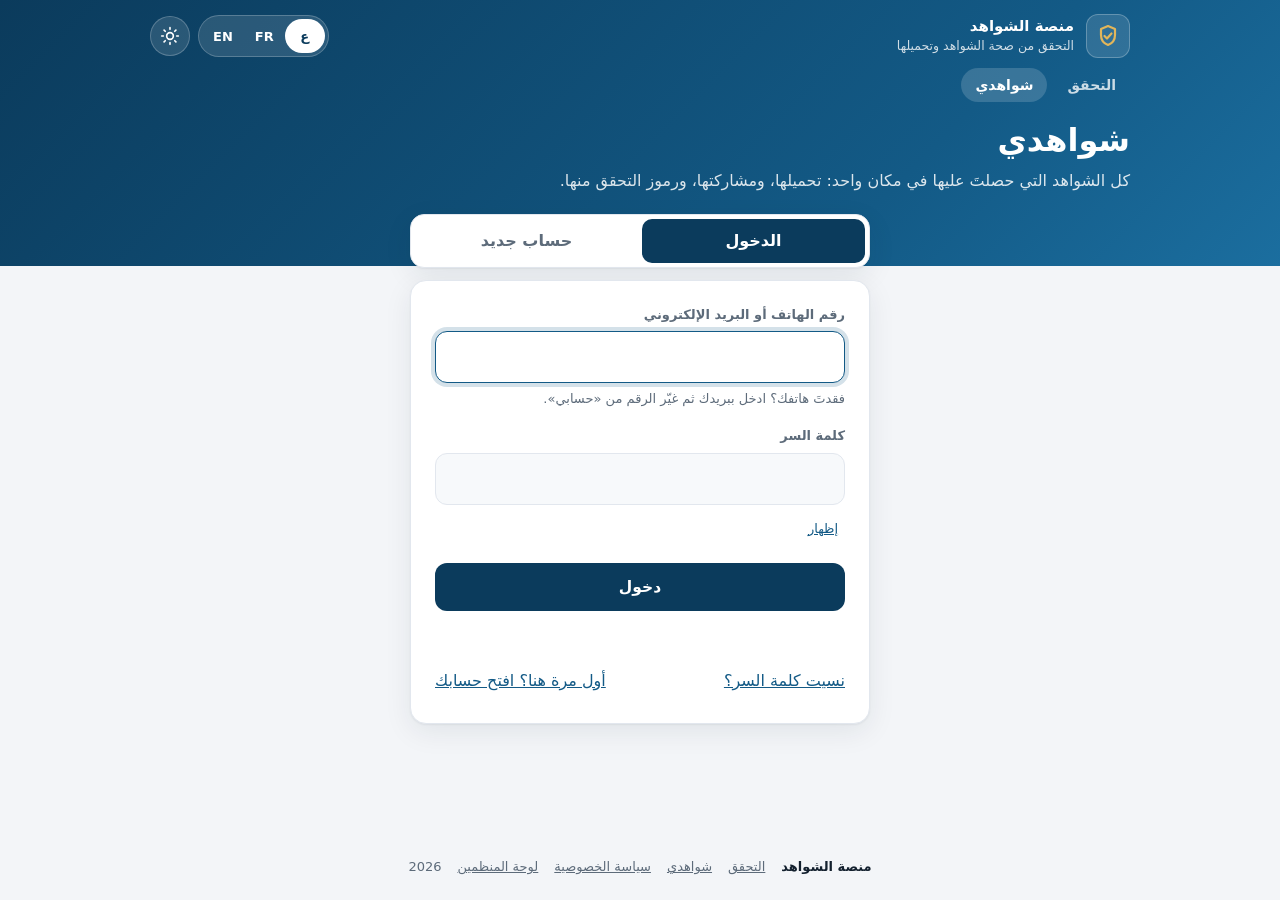
<file: me.html>
<!doctype html>
<html lang="ar" dir="rtl">
<head>
<meta charset="utf-8">
<meta name="viewport" content="width=device-width, initial-scale=1, viewport-fit=cover">
<meta name="referrer" content="no-referrer">
<meta name="robots" content="noindex">
<meta name="color-scheme" content="light dark">
<meta name="theme-color" content="#0b3b5c">
<meta http-equiv="Content-Security-Policy" content="default-src 'none'; script-src 'self' 'unsafe-inline' https://cdnjs.cloudflare.com; style-src 'self' 'unsafe-inline' https://fonts.googleapis.com;
  font-src https://fonts.gstatic.com; connect-src https://script.google.com https://script.googleusercontent.com; img-src 'self' data:; manifest-src 'self'; base-uri 'none'; form-action 'none'">
<title>شواهدي · منصة الشواهد</title>
<link rel="icon" href="data:image/svg+xml,%3Csvg xmlns='http://www.w3.org/2000/svg' viewBox='0 0 32 32'%3E%3Crect width='32' height='32' rx='8' fill='%230b3b5c'/%3E%3Cpath d='M9 16.5l4.5 4.5L23 11.5' fill='none' stroke='%23d9a441' stroke-width='3.2' stroke-linecap='round' stroke-linejoin='round'/%3E%3C/svg%3E">
<link rel="apple-touch-icon" href="apple-touch-icon.png">
<meta name="mobile-web-app-capable" content="yes">
<meta name="apple-mobile-web-app-status-bar-style" content="black-translucent">
<link rel="manifest" href="me.webmanifest">
<meta name="apple-mobile-web-app-title" content="شواهدي">
<link rel="preconnect" href="https://fonts.googleapis.com">
<link rel="preconnect" href="https://fonts.gstatic.com" crossorigin>
<link href="https://fonts.googleapis.com/css2?family=IBM+Plex+Sans+Arabic:wght@400;500;600;700&display=swap" rel="stylesheet">
<link rel="stylesheet" href="ui.css?v=5">
<script src="ui.js?v=8"></script>
<style>
  .cardpic { display: block; width: 100%; max-width: 560px; aspect-ratio: 1700 / 1070; margin: 6px auto 4px; border-radius: 18px; box-shadow: 0 10px 30px rgba(6,38,60,.28); background: #0b3b5c; }
  .mycard { display: flex; gap: 16px; align-items: center; flex-wrap: wrap; }
  .mycard .qr { background: #fff; padding: 10px; border-radius: 12px; line-height: 0; }
  .mycard .qr img { width: 180px; height: 180px; image-rendering: pixelated; }
  .mycard > div:last-child { min-width: 0; flex: 1 1 200px; } .mycard p.ltr { overflow-wrap: anywhere; }
  @media print { body * { visibility: hidden; } #cardBox, #cardBox * { visibility: visible; } #cardBox { position: absolute; inset: 0 auto auto 0; border: 1px solid #000; }
    #cardBox .btns { display: none; } }
  /* this page only: the sign-in card, the person's summary and the list of certificates */
  .narrow { max-width: 460px; margin: 0 auto; }
  .who { display: flex; flex-wrap: wrap; align-items: center; gap: 12px 20px; }
  .who h2 { font-size: 22px; flex: 1 1 220px; }
  .meta { display: flex; flex-wrap: wrap; gap: 6px 14px; font-size: 14px; color: var(--muted); }
  .meta b { color: var(--ink); font-weight: 600; }
  .list { display: grid; gap: 12px; margin-top: 16px; }
  @media (min-width: 760px) { .list { grid-template-columns: 1fr 1fr; } }
  .cert { padding: 18px; display: flex; flex-direction: column; gap: 8px; }
  .cert.off { opacity: .75; }
  .cert h3 { margin: 0; font-size: 16.5px; line-height: 1.45; flex: 1; }
  .cert .row { display: flex; align-items: flex-start; gap: 10px; }
  .cert .facts { font-size: 13.5px; color: var(--muted); display: grid; gap: 2px; }
  .cert .btns { margin-top: auto; padding-top: 6px; }
  .codev { font-family: ui-monospace, "Cascadia Mono", Consolas, monospace; letter-spacing: 2px; font-weight: 700; color: var(--ink); }
  .empty { text-align: center; padding: 32px 20px; color: var(--muted); }
  .seg { display: flex; gap: 4px; padding: 4px; margin-bottom: 12px; background: var(--surface); border: 1px solid var(--line); border-radius: 14px; box-shadow: var(--shadow); }
  .seg button { flex: 1; min-height: 44px; border: 0; border-radius: 10px; background: none; color: var(--muted); font: inherit; font-weight: 600; cursor: pointer; }
  .seg button[aria-selected="true"] { background: var(--brand); color: var(--on-brand); }
  .eye { display: block; margin-top: 6px; font-size: 13px; }
  /* folding cards («بطاقتي», «أضف شهادة», «حسابي»): a title line that opens and closes, remembered on this device */
  .fold { margin-top: 16px; }
  .fold > summary { list-style: none; display: flex; align-items: center; gap: 14px; padding: 16px 18px; border-radius: var(--radius); cursor: pointer;
    transition: background .15s; }
  .fold > summary::-webkit-details-marker { display: none; }
  .fold > summary:hover { background: var(--surface-2); }
  .fold .ico { flex: none; width: 44px; height: 44px; border-radius: 13px; display: grid; place-items: center; background: var(--gold-soft); color: var(--gold); }
  .fold .ttl { flex: 1; min-width: 0; }
  .fold .ttl b { display: block; font-size: 16.5px; }
  .fold .ttl small { display: block; margin-top: 2px; font-size: 13px; line-height: 1.5; color: var(--muted); }
  .fold .chev { flex: none; width: 34px; height: 34px; border-radius: 50%; display: grid; place-items: center; color: var(--muted);
    background: var(--surface-2); border: 1px solid var(--line); transition: transform .25s ease; }
  .fold[open] > summary .chev { transform: rotate(180deg); }
  /* «حسابي» inside: one setting open at a time */
  .subs { border: 1px solid var(--line); border-radius: 14px; overflow: hidden; }
  .sub + .sub { border-top: 1px solid var(--line); }
  .sub > summary { list-style: none; display: flex; align-items: center; gap: 12px; padding: 13px 14px; cursor: pointer; font-weight: 600; font-size: 15px;
    transition: background .15s; }
  .sub > summary::-webkit-details-marker { display: none; }
  .sub > summary:hover, .sub[open] > summary { background: var(--surface-2); }
  .sub .lbl { flex: 1; }
  .sub .sico { display: grid; color: var(--muted); }
  .sub .chev { width: 28px; height: 28px; }
  .sub[open] > summary .chev { transform: rotate(180deg); }
  .sub .body { padding: 14px 14px 16px; }
  .sub.danger > summary, .sub.danger .sico { color: var(--err); }
  .fold[open] > summary { border-end-start-radius: 0; border-end-end-radius: 0; }
  .fold .body { padding: 4px 18px 20px; animation: unfold .28s ease; }
  @keyframes unfold { from { opacity: 0; transform: translateY(-6px); } }
  .duo { display: grid; gap: 0 12px; align-items: start; }
  @media (min-width: 760px) { .duo { grid-template-columns: 1fr 1fr; } }
  .duo:not(:has(> .fold:not([open]))) { align-items: stretch; }  /* both open: the same height; one closed: it stays a line */
  /* the certificates' search and filters */
  .finder { position: relative; z-index: 5; margin-top: 16px; padding: 14px; display: grid; grid-template-columns: minmax(0, 1fr); gap: 12px; }
  .finder input { height: 46px; font-size: 15.5px; }
  .frow { display: flex; align-items: center; gap: 10px; }
  .chips { flex: 1 1 260px; min-width: 0; display: flex; gap: 8px; overflow-x: auto; scrollbar-width: none; padding: 2px; }
  .chips::-webkit-scrollbar { display: none; }
  .chip { flex: none; display: inline-flex; align-items: center; gap: 7px; min-height: 38px; padding: 0 14px; border-radius: 999px; cursor: pointer;
    border: 1px solid var(--line); background: var(--surface-2); color: var(--ink); font: inherit; font-size: 14px; font-weight: 600; transition: background .15s, color .15s; }
  .chip i { font-style: normal; font-size: 12px; min-width: 22px; padding: 1px 7px; border-radius: 999px; background: var(--surface); color: var(--muted); text-align: center; }
  .chip[aria-pressed="true"] { background: var(--brand); border-color: var(--brand); color: var(--on-brand); }
  .chip[aria-pressed="true"] i { background: color-mix(in srgb, var(--on-brand) 22%, transparent); color: var(--on-brand); }
  /* the years: one button, a panel with two groups that open and close (academic years, calendar years) */
  .ybox { position: relative; flex: none; max-width: 46%; }
  .ysel { display: inline-flex; align-items: center; gap: 6px; max-width: 100%; height: 40px; padding: 0 12px 0 14px; border-radius: 999px; border: 1px solid var(--line);
    background: var(--surface-2); color: var(--ink); font: inherit; font-size: 14px; font-weight: 600; cursor: pointer; white-space: nowrap; }
  .ysel[aria-expanded="true"] { border-color: var(--brand-2); }
  .ysel .chev, .ygrp .chev { display: grid; color: var(--muted); transition: transform .2s; }
  .ysel[aria-expanded="true"] .chev, .ygrp[open] > summary .chev { transform: rotate(180deg); }
  .ypop { position: absolute; top: calc(100% + 6px); inset-inline-end: 0; z-index: 20; width: 220px; max-height: 60vh; overflow-y: auto; padding: 6px;
    background: var(--surface); border: 1px solid var(--line); border-radius: 14px; box-shadow: 0 12px 32px rgba(0, 0, 0, .25); animation: unfold .18s ease; }
  .yopt { display: block; width: 100%; padding: 9px 12px; border: 0; border-radius: 10px; background: none; color: var(--ink); font: inherit; font-size: 14px;
    text-align: start; cursor: pointer; }
  .ygrp .yopt { padding-inline-start: 24px; }
  .yopt:hover { background: var(--surface-2); }
  .yopt[aria-pressed="true"] { background: var(--brand); color: var(--on-brand); }
  .ygrp > summary { list-style: none; display: flex; align-items: center; justify-content: space-between; padding: 9px 12px; border-radius: 10px;
    font-size: 13.5px; font-weight: 700; color: var(--muted); cursor: pointer; }
  .ygrp > summary::-webkit-details-marker { display: none; }
  .ygrp > summary:hover { background: var(--surface-2); }
  .found { display: flex; justify-content: space-between; align-items: center; gap: 10px; font-size: 13px; color: var(--muted); }
  h3 { font-size: 16px; margin: 0; }
  .btn.danger { color: var(--err); }
</style>
</head>
<body>
<header class="top">
  <div class="hero">
    <h1 data-t="title"></h1>
    <p data-t="lead"></p>
  </div>
</header>
<main id="app" aria-live="polite"></main>
<noscript><p style="text-align:center">JavaScript is required · يلزم تفعيل JavaScript</p></noscript>

<script>
// A participant's own certificates. An account per phone number and email: opened once with a code sent to the email, then
// either of them and a password of one's own; a token signed by the Apps Script stays in this browser for 30 days.
// Lost phone: sign in by email and change it. Lost email: sign in by phone and change it. Both email and password lost:
// a recovery request the administrator checks before giving the account a new email.
// Every value shown comes from the sheets: text nodes only.
const EXEC = 'https://script.google.com/macros/s/AKfycbyhQdedASgHUcB7vIZ6mAtgzy1fo6TFTa0bGybYmjnnU5JV79VRCzwudv8wMSJnL71i/exec', KEY = 'shawahid-me';
const T = {
  ar: {cardT: 'بطاقتي', cardD: 'أظهر هذا الرمز للمنظمين عند الدخول والخروج: يُسجَّل حضورك مباشرة، دون بطاقة ولا استمارة.', cardPrint: 'حفظ البطاقة كصورة', cardShare: 'مشاركة البطاقة', cardHold: 'إن لم تُحفظ الصورة: اضغط عليها مطولاً واختر «حفظ الصورة».', lEmail: 'البريد الإلكتروني', lPhone: 'الهاتف', lNum: 'رقم المشارك', lCerts: 'الشواهد', title: 'شواهدي', lead: 'كل الشواهد التي حصلتَ عليها في مكان واحد: تحميلها، ومشاركتها، ورموز التحقق منها.',
       tIn: 'الدخول', tNew: 'حساب جديد', phone: 'رقم الهاتف', phoneHelp: 'بأي صيغة: ⁦0612345678⁩ أو ⁦+212 6 12 34 56 78⁩',  // numbers kept left to right in the Arabic line
       password: 'كلمة السر', show: 'إظهار', hide: 'إخفاء', signIn: 'دخول', forgot: 'نسيت كلمة السر؟', noAcc: 'أول مرة هنا؟ افتح حسابك',
       wrongIn: 'الهاتف أو البريد أو كلمة السر غير صحيح.', locked: 'محاولات كثيرة: أعد المحاولة بعد 15 دقيقة.',
       newT: 'افتح حسابك مرة واحدة', newD: 'اكتب هاتفك والبريد الذي سجلتَ به في الأنشطة: يصلك عليه رمز التفعيل، ثم تختار كلمة سرك وتدخل بعدها بهاتفك أو ببريدك.',
       email: 'البريد الإلكتروني', emailHelp: 'البريد الذي وصلتك عليه شواهدك: تظهر في حسابك تلقائياً.', nameAr: 'الاسم الكامل بالعربية', nameLat: 'الاسم الكامل بالحروف اللاتينية',
       nameHelp: 'به تضيف إلى حسابك شواهد صدرت دون بريد، برقمها.', sendCode: 'أرسل رمز التفعيل',
       badphone: 'اكتب رقم هاتف صحيحاً.', bademail: 'اكتب بريداً صحيحاً.', badname: 'اكتب اسمك الكامل بالعربية وبالحروف اللاتينية.',
       taken: 'لهذا الرقم حساب مفعّل: ادخل بكلمة السر، أو اختر «نسيت كلمة السر».',
       wait: 'طلبتَ رموزاً كثيرة: أعد المحاولة بعد ساعة.', busy: 'الخدمة مشغولة الآن: أعد المحاولة بعد قليل.', sendFail: 'تعذر إرسال الرمز.',
       codeT: 'رمز التفعيل', codeD: 'أرسلنا رمزاً من 6 أرقام إلى بريدك، صالحاً 10 دقائق. إن لم يصل فتفقد البريد غير المرغوب فيه.',
       code: 'الرمز', newPw: 'كلمة سر جديدة (8 أحرف على الأقل)', newPw2: 'أعد كتابتها', mismatch: 'كلمتا السر غير متطابقتين.',
       short: 'كلمة السر قصيرة: 8 أحرف على الأقل.', activate: 'تفعيل الحساب', wrong: 'الرمز غير صحيح.', expired: 'انتهت صلاحية الرمز: اطلب رمزاً جديداً.',
       forgotT: 'كلمة سر جديدة', forgotD: 'اكتب هاتفك أو بريدك: إن كان لهما حساب يصل رمز إلى بريد الحساب.', resetD: 'إن كان لها حساب فقد أرسلنا رمزاً إلى بريده، صالحاً 10 دقائق.',
       save: 'حفظ والدخول', back: 'رجوع',
       loading: 'جارٍ التحميل...', ended: 'انتهت مدة الدخول: ادخل من جديد.', out: 'خروج',
       count: n => n === 1 ? 'شهادة واحدة' : n === 2 ? 'شهادتان' : n + ' شواهد', none: 'لا شواهد في حسابك بعد.',
       zip: 'تحميل الكل (ZIP)', zipping: 'جارٍ التجهيز...', zipFail: 'تعذر تجهيز الملف', zipPart: n => `في الملف أحدث ${n} شواهد؛ الباقي من روابطها.`,
       copyAll: 'نسخ كل الروابط', copied: 'نُسخت الروابط', share: 'مشاركة', listHead: n => 'شواهد ' + n + ':',
       revoked: 'ملغاة', cert: 'شهادة', serial: 'رقم الشهادة', vcode: 'رمز التحقق', download: 'تحميل', verify: 'صفحة التحقق', addedB: 'أضفتَها برقمها',
       addT: 'أضف شهادة باسمك', addD: 'شهادة صدرت دون بريد أو بغير بريدك؟ اكتب رقمها كما هو عليها: تُضاف إن كان الاسم عليها اسمك.',
       addPh: 'CDCUE-2026-P0012', add: 'إضافة', added: 'أُضيفت الشهادة إلى حسابك', vcodeL: 'رمز التحقق المطبوع على الشهادة (إن وُجد)',
       codeC: 'لهذه الشهادة رمز تحقق: اكتبه كما هو مطبوع عليها (بجانب رمز QR).',
       notfound: 'لا شهادة بهذا الرقم: تأكد منه كما هو مكتوب عليها.', have: 'هذه الشهادة في حسابك أصلاً.', revokedC: 'هذه الشهادة ملغاة.',
       nameC: 'الاسم على هذه الشهادة ليس اسمك في الحساب.', waitC: 'محاولات كثيرة اليوم: أعد المحاولة غداً.',
       accT: 'حسابي', chPw: 'تغيير كلمة السر', oldPw: 'كلمة السر الحالية', wrongPw: 'كلمة السر غير صحيحة.', pwChanged: 'تغيّرت كلمة السر',
       del: 'حذف الحساب', delD: 'يُحذف الحساب وبياناته (الهاتف والبريد والاسم)، وتبقى الشواهد نفسها كما هي، ويمكنك فتح حساب جديد متى شئت.',
       delAsk: 'اكتب كلمة السر لتأكيد حذف الحساب', deleted: 'حُذف الحساب',
       idL: 'رقم الهاتف أو البريد الإلكتروني', idHelp: 'فقدتَ هاتفك؟ ادخل ببريدك ثم غيّر الرقم من «حسابي».',
       emailtaken: 'لهذا البريد حساب مفعّل: ادخل به، أو اختر «نسيت كلمة السر».',
       lost: 'فقدتَ بريد الحساب وكلمة السر معاً؟', recT: 'استرجاع الحساب',
       recD: 'اكتب رقم هاتف حسابك وبريداً جديداً. يتحقق مسؤول المنصة من هويتك (قد يتصل بك)، ثم يربط البريد الجديد بحسابك.',
       recPhone: 'رقم هاتف الحساب', newEmail: 'البريد الجديد', recSerial: 'رقم إحدى شهاداتك (اختياري، يساعد على التحقق)', recNote: 'ملاحظة للمسؤول (اختياري)',
       recSend: 'إرسال الطلب', recSent: 'وصل طلبك. بعد أن يتحقق المسؤول من هويتك، اختر «نسيت كلمة السر» واكتب بريدك الجديد.',
       recWait: 'أرسلتَ طلبات كثيرة اليوم: انتظر رد المسؤول.',
       chPh: 'تغيير رقم الهاتف', newPhone: 'رقم الهاتف الجديد', takenP: 'لهذا الرقم حساب آخر.', phChanged: 'تغيّر رقم الهاتف',
       chEm: 'تغيير البريد الإلكتروني', emCode: 'أرسلنا رمزاً إلى البريد الجديد، صالحاً 10 دقائق: اكتبه هنا لتأكيده.', confirm: 'تأكيد', emChanged: 'تغيّر البريد الإلكتروني',
       cardS: 'رمز حضورك: أظهره للمنظمين عند الدخول والخروج', addS: 'شهادة صدرت دون بريد أو بغير بريدك', accS: 'الهاتف، البريد، كلمة السر',
       findPh: 'ابحث بعنوان النشاط أو رقم الشهادة أو الجهة أو النوع', allTypes: 'الكل', allYears: 'كل السنوات', lType: 'نوع الشهادة', lYear: 'السنة', bySeason: 'الموسم الجامعي', byYear: 'السنة',
       shown: (n, m) => `${n} من ${m}`, clear: 'مسح البحث', noMatch: 'لا شهادة تطابق بحثك.'},
  fr: {cardT: 'Ma carte', cardD: 'Montrez ce code aux organisateurs à l’entrée et à la sortie : votre présence est enregistrée directement, sans carte ni formulaire.', cardPrint: 'Enregistrer la carte en image', cardShare: 'Partager la carte', cardHold: 'Si l’image ne s’enregistre pas : appuyez longuement dessus et choisissez « Enregistrer l’image ».', lEmail: 'E-mail', lPhone: 'Téléphone', lNum: 'N° de participant', lCerts: 'Attestations', title: 'Mes attestations', lead: 'Toutes vos attestations au même endroit : téléchargement, partage et codes de vérification.',
       tIn: 'Connexion', tNew: 'Nouveau compte', phone: 'Numéro de téléphone', phoneHelp: 'Sous toute forme : 0612345678 ou +212 6 12 34 56 78',
       password: 'Mot de passe', show: 'Afficher', hide: 'Masquer', signIn: 'Se connecter', forgot: 'Mot de passe oublié ?', noAcc: 'Première fois ? Ouvrez votre compte',
       wrongIn: 'Téléphone, e-mail ou mot de passe incorrect.', locked: 'Trop d’essais : réessayez dans 15 minutes.',
       newT: 'Ouvrez votre compte une fois', newD: 'Indiquez votre téléphone et l’e-mail utilisé pour les activités : vous y recevrez un code d’activation, puis vous choisirez votre mot de passe et vous connecterez ensuite avec votre téléphone ou votre e-mail.',
       email: 'E-mail', emailHelp: 'L’e-mail où vous avez reçu vos attestations : elles apparaissent automatiquement.', nameAr: 'Nom complet en arabe', nameLat: 'Nom complet en lettres latines',
       nameHelp: 'Il permet d’ajouter, par leur numéro, des attestations émises sans e-mail.', sendCode: 'Recevoir le code d’activation',
       badphone: 'Saisissez un numéro de téléphone valide.', bademail: 'Saisissez un e-mail valide.', badname: 'Saisissez votre nom complet en arabe et en lettres latines.',
       taken: 'Ce numéro a déjà un compte : connectez-vous, ou choisissez « Mot de passe oublié ».',
       wait: 'Trop de codes demandés : réessayez dans une heure.', busy: 'Service occupé : réessayez dans un instant.', sendFail: 'Envoi du code impossible.',
       codeT: 'Code d’activation', codeD: 'Un code à 6 chiffres, valable 10 minutes, vient d’être envoyé à votre e-mail. Pensez aux indésirables.',
       code: 'Code', newPw: 'Nouveau mot de passe (8 caractères au moins)', newPw2: 'Confirmez-le', mismatch: 'Les mots de passe ne correspondent pas.',
       short: 'Mot de passe trop court : 8 caractères au moins.', activate: 'Activer le compte', wrong: 'Code incorrect.', expired: 'Code expiré : demandez-en un nouveau.',
       forgotT: 'Nouveau mot de passe', forgotD: 'Saisissez votre téléphone ou votre e-mail : s’il y a un compte, un code est envoyé à son e-mail.', resetD: 'S’il y a un compte, un code valable 10 minutes a été envoyé à son e-mail.',
       save: 'Enregistrer et se connecter', back: 'Retour',
       loading: 'Chargement...', ended: 'Session expirée : connectez-vous de nouveau.', out: 'Se déconnecter',
       count: n => n + (n > 1 ? ' attestations' : ' attestation'), none: 'Aucune attestation dans votre compte pour l’instant.',
       zip: 'Tout télécharger (ZIP)', zipping: 'Préparation...', zipFail: 'Préparation du fichier impossible', zipPart: n => `Le fichier contient les ${n} plus récentes ; les autres via leur lien.`,
       copyAll: 'Copier tous les liens', copied: 'Liens copiés', share: 'Partager', listHead: n => 'Attestations de ' + n + ' :',
       revoked: 'Annulée', cert: 'Attestation', serial: 'Numéro', vcode: 'Code de vérification', download: 'Télécharger', verify: 'Page de vérification', addedB: 'Ajoutée par numéro',
       addT: 'Ajouter une attestation à votre nom', addD: 'Une attestation émise sans e-mail, ou avec un autre ? Saisissez son numéro tel qu’il y figure : elle est ajoutée si le nom est le vôtre.',
       addPh: 'CDCUE-2026-P0012', add: 'Ajouter', added: 'Attestation ajoutée à votre compte', vcodeL: 'Code de vérification imprimé (s’il y en a un)',
       codeC: 'Cette attestation a un code de vérification : saisissez-le tel qu’imprimé (près du code QR).',
       notfound: 'Aucune attestation avec ce numéro : vérifiez-le.', have: 'Cette attestation est déjà dans votre compte.', revokedC: 'Cette attestation est annulée.',
       nameC: 'Le nom sur cette attestation n’est pas celui de votre compte.', waitC: 'Trop d’essais aujourd’hui : réessayez demain.',
       accT: 'Mon compte', chPw: 'Changer le mot de passe', oldPw: 'Mot de passe actuel', wrongPw: 'Mot de passe incorrect.', pwChanged: 'Mot de passe changé',
       del: 'Supprimer le compte', delD: 'Le compte et ses données (téléphone, e-mail, nom) sont supprimés ; les attestations restent telles quelles, et vous pouvez rouvrir un compte quand vous voulez.',
       delAsk: 'Saisissez votre mot de passe pour confirmer la suppression', deleted: 'Compte supprimé',
       idL: 'Téléphone ou e-mail', idHelp: 'Téléphone perdu ? Connectez-vous avec votre e-mail, puis changez le numéro dans « Mon compte ».',
       emailtaken: 'Cet e-mail a déjà un compte : connectez-vous, ou choisissez « Mot de passe oublié ».',
       lost: 'E-mail du compte et mot de passe perdus ?', recT: 'Récupérer le compte',
       recD: 'Indiquez le téléphone du compte et un nouvel e-mail. L’administrateur vérifie votre identité (il peut vous appeler), puis lie le nouvel e-mail à votre compte.',
       recPhone: 'Téléphone du compte', newEmail: 'Nouvel e-mail', recSerial: 'Numéro d’une de vos attestations (facultatif, aide à vérifier)', recNote: 'Note pour l’administrateur (facultatif)',
       recSend: 'Envoyer la demande', recSent: 'Demande reçue. Une fois votre identité vérifiée, choisissez « Mot de passe oublié » avec votre nouvel e-mail.',
       recWait: 'Trop de demandes aujourd’hui : attendez la réponse de l’administrateur.',
       chPh: 'Changer de téléphone', newPhone: 'Nouveau numéro', takenP: 'Ce numéro a un autre compte.', phChanged: 'Téléphone changé',
       chEm: 'Changer d’e-mail', emCode: 'Un code valable 10 minutes a été envoyé au nouvel e-mail : saisissez-le ici pour le confirmer.', confirm: 'Confirmer', emChanged: 'E-mail changé',
       cardS: 'Votre code de présence : montrez-le aux organisateurs à l’entrée et à la sortie', addS: 'Une attestation émise sans e-mail ou avec un autre', accS: 'Téléphone, e-mail, mot de passe',
       findPh: 'Rechercher par activité, numéro, organisme ou type', allTypes: 'Toutes', allYears: 'Toutes les années', lType: 'Type d’attestation', lYear: 'Année', bySeason: 'Année universitaire', byYear: 'Année civile',
       shown: (n, m) => `${n} sur ${m}`, clear: 'Effacer la recherche', noMatch: 'Aucune attestation ne correspond à votre recherche.'},
  en: {cardT: 'My card', cardD: 'Show this code to the organizers on the way in and out: your attendance is recorded at once, with no ticket or form.', cardPrint: 'Save the card as a picture', cardShare: 'Share the card', cardHold: 'If the picture is not saved: press and hold it, then choose “Save image”.', lEmail: 'Email', lPhone: 'Phone', lNum: 'Participant no.', lCerts: 'Certificates', title: 'My certificates', lead: 'All your certificates in one place: download them, share them, and find their verification codes.',
       tIn: 'Sign in', tNew: 'New account', phone: 'Phone number', phoneHelp: 'Any way you write it: 0612345678 or +212 6 12 34 56 78',
       password: 'Password', show: 'Show', hide: 'Hide', signIn: 'Sign in', forgot: 'Forgot your password?', noAcc: 'First time here? Open your account',
       wrongIn: 'Wrong phone, email or password.', locked: 'Too many tries: try again in 15 minutes.',
       newT: 'Open your account once', newD: 'Enter your phone and the email you registered with: an activation code goes there, then you choose your password and sign in with your phone or your email from then on.',
       email: 'Email', emailHelp: 'The email your certificates were sent to: they show up in your account by themselves.', nameAr: 'Full name in Arabic', nameLat: 'Full name in Latin letters',
       nameHelp: 'It lets you add, by their number, certificates issued without an email.', sendCode: 'Send the activation code',
       badphone: 'Enter a valid phone number.', bademail: 'Enter a valid email.', badname: 'Enter your full name in Arabic and in Latin letters.',
       taken: 'This number already has an account: sign in, or choose “Forgot your password?”.',
       wait: 'Too many codes requested: try again in an hour.', busy: 'The service is busy: try again shortly.', sendFail: 'Could not send the code.',
       codeT: 'Activation code', codeD: 'We sent a 6-digit code to your email, valid for 10 minutes. Check your spam folder if it does not arrive.',
       code: 'Code', newPw: 'New password (at least 8 characters)', newPw2: 'Type it again', mismatch: 'The passwords do not match.',
       short: 'Password too short: at least 8 characters.', activate: 'Activate the account', wrong: 'Wrong code.', expired: 'The code expired: ask for a new one.',
       forgotT: 'New password', forgotD: 'Enter your phone or email: if there is an account, a code goes to its email.', resetD: 'If there is an account, a code valid for 10 minutes was sent to its email.',
       save: 'Save and sign in', back: 'Back',
       loading: 'Loading...', ended: 'Your session ended: sign in again.', out: 'Sign out',
       count: n => n + (n === 1 ? ' certificate' : ' certificates'), none: 'No certificates in your account yet.',
       zip: 'Download all (ZIP)', zipping: 'Preparing...', zipFail: 'Could not prepare the file', zipPart: n => `The file holds the ${n} most recent; the others are in their links.`,
       copyAll: 'Copy all links', copied: 'Links copied', share: 'Share', listHead: n => 'Certificates of ' + n + ':',
       revoked: 'Revoked', cert: 'Certificate', serial: 'Number', vcode: 'Verification code', download: 'Download', verify: 'Verification page', addedB: 'Added by number',
       addT: 'Add a certificate in your name', addD: 'A certificate issued without an email, or to another one? Type its number as printed on it: it is added if the name on it is yours.',
       addPh: 'CDCUE-2026-P0012', add: 'Add', added: 'Certificate added to your account', vcodeL: 'Verification code printed on it (if any)',
       codeC: 'This certificate has a verification code: type it as printed (next to the QR code).',
       notfound: 'No certificate with this number: check it as printed.', have: 'This certificate is already in your account.', revokedC: 'This certificate was revoked.',
       nameC: 'The name on this certificate is not your account’s name.', waitC: 'Too many tries today: try again tomorrow.',
       accT: 'My account', chPw: 'Change the password', oldPw: 'Current password', wrongPw: 'Wrong password.', pwChanged: 'Password changed',
       del: 'Delete the account', delD: 'The account and its data (phone, email, name) are deleted; the certificates stay as they are, and you can open a new account whenever you like.',
       delAsk: 'Type your password to confirm deleting the account', deleted: 'Account deleted',
       idL: 'Phone or email', idHelp: 'Lost your phone? Sign in with your email, then change the number in “My account”.',
       emailtaken: 'This email already has an account: sign in, or choose “Forgot your password?”.',
       lost: 'Lost both the account’s email and the password?', recT: 'Recover the account',
       recD: 'Enter the account’s phone number and a new email. The administrator checks who you are (they may call you), then links the new email to your account.',
       recPhone: 'The account’s phone number', newEmail: 'New email', recSerial: 'The number of one of your certificates (optional, helps the check)', recNote: 'A note for the administrator (optional)',
       recSend: 'Send the request', recSent: 'Request received. Once your identity is checked, choose “Forgot your password?” with your new email.',
       recWait: 'Too many requests today: wait for the administrator’s answer.',
       chPh: 'Change the phone number', newPhone: 'New phone number', takenP: 'This number has another account.', phChanged: 'Phone number changed',
       chEm: 'Change the email', emCode: 'We sent a code valid for 10 minutes to the new email: type it here to confirm it.', confirm: 'Confirm', emChanged: 'Email changed',
       cardS: 'Your attendance code: show it to the organisers on the way in and out', addS: 'A certificate issued without an email, or to another one', accS: 'Phone, email, password',
       findPh: 'Search by activity, number, organisation or type', allTypes: 'All', allYears: 'All years', lType: 'Certificate type', lYear: 'Year', bySeason: 'Academic year', byYear: 'Calendar year',
       shown: (n, m) => `${n} of ${m}`, clear: 'Clear the search', noMatch: 'No certificate matches your search.'},
};

const {el, t} = UI, app = document.getElementById('app');
let token = UI.store.get(KEY) || '', view = () => {};  // view: the screen shown now, drawn again in another language
const keep = v => { token = v; UI.store.set(KEY, v || null); };
async function call(action, extra) {
  try {
    const r = await fetch(EXEC, {method: 'POST', credentials: 'omit', body: JSON.stringify(Object.assign({action}, extra))});
    return await r.json();
  } catch (e) { UI.toast(t('net'), 4500); throw e; }
}
const btn = (key, onclick, ghost) => el('button', {className: 'btn' + (ghost ? ' ghost' : ''), type: 'button', textContent: t(key), onclick});
const verifyUrl = c => new URL('index.html?s=' + encodeURIComponent(c.serial) + (c.code ? '&k=' + encodeURIComponent(c.code) : ''), location.href).href;
const show = (...kids) => app.replaceChildren(...kids);
const busy = b => { b.disabled = true; return () => { b.disabled = false; }; };
let uid = 0;
function input(key, props, help) {  // [wrapper, input]: a labelled field, with its help line under it
  const id = 'f' + (++uid), i = el('input', Object.assign({id}, props));
  return [el('div', {}, el('label', {htmlFor: id, textContent: t(key)}), i, help ? el('p', {className: 'hint', style: 'margin-top:6px', textContent: t(help)}) : null), i];
}
function password(key, auto) {  // a password field with a show/hide button
  const [box, i] = input(key, {type: 'password', dir: 'ltr', autocomplete: auto, minLength: 8, required: true});
  const b = el('button', {type: 'button', className: 'linkbtn eye', textContent: t('show')});
  b.onclick = () => { const s = i.type === 'password'; i.type = s ? 'text' : 'password'; b.textContent = t(s ? 'hide' : 'show'); };
  i.after(b);
  return [box, i];
}
const phoneField = (key = 'phone') => input(key, {type: 'tel', dir: 'ltr', inputMode: 'tel', autocomplete: 'tel', required: true, placeholder: '06 12 34 56 78'}, 'phoneHelp');
const emailField = (key = 'email', help) => input(key, {type: 'email', dir: 'ltr', inputMode: 'email', autocomplete: 'email', required: true, placeholder: 'name@example.com'}, help);
const idField = () => input('idL', {type: 'text', dir: 'ltr', autocomplete: 'username', autocapitalize: 'none', spellcheck: false, required: true}, 'idHelp');
const ICON = {card: '<rect x="3" y="5" width="18" height="14" rx="2.5"/><path d="M7 10h4M7 14h3"/><rect x="14" y="9" width="4" height="5" rx=".6"/>',
  plus: '<circle cx="12" cy="12" r="9"/><path d="M12 8v8M8 12h8"/>', user: '<circle cx="12" cy="8" r="4"/><path d="M4.5 20.5c1.4-3.8 4.2-5.6 7.5-5.6s6.1 1.8 7.5 5.6"/>',
  chev: '<path d="M6 9l6 6 6-6"/>', search: '<circle cx="11" cy="11" r="7"/><path d="M20 20l-3.6-3.6"/>',
  phone: '<rect x="7" y="2.5" width="10" height="19" rx="2.5"/><path d="M11 18.5h2"/>', mail: '<rect x="3" y="5" width="18" height="14" rx="2.5"/><path d="M3.5 6.5l8.5 6.5 8.5-6.5"/>',
  lock: '<rect x="4.5" y="10.5" width="15" height="10" rx="2.5"/><path d="M8 10.5V7.5a4 4 0 0 1 8 0v3"/>', trash: '<path d="M4 7h16M9 7V4.5h6V7M6.5 7l1 13h9l1-13"/>'};
function icon(cls, d) {  // a fixed icon of this page (never text from the sheets)
  const s = el('span', {className: cls, ariaHidden: 'true'});
  s.innerHTML = `<svg width="20" height="20" viewBox="0 0 24 24" fill="none" stroke="currentColor" stroke-width="2" stroke-linecap="round" stroke-linejoin="round">${d}</svg>`;
  return s;
}
function fold(id, title, sub, ico, ...body) {  // a card that opens and closes from its title line; this device remembers it
  const d = el('details', {className: 'card fold rise', id}), k = 'shawahid-fold-' + id;
  d.append(el('summary', {}, icon('ico', ICON[ico]), el('span', {className: 'ttl'}, el('b', {textContent: title}), el('small', {textContent: sub})),
    icon('chev', ICON.chev)), el('div', {className: 'body'}, ...body));
  d.open = UI.store.get(k) === '1';
  d.addEventListener('toggle', () => UI.store.set(k, d.open ? '1' : null));
  return d;
}
const said = (r, map) => t(map[r.status] || 'sendFail');
const form = (...kids) => el('form', {className: 'card pad stack narrow rise', noValidate: true}, ...kids);
const switcher = on => el('div', {className: 'seg narrow', role: 'tablist'},
  ...[['tIn', signIn], ['tNew', openAccount]].map(([k, go]) => el('button', {type: 'button', role: 'tab', textContent: t(k),
    ariaSelected: String(k === on), onclick: () => go()})));

function signIn(msg) {
  view = () => signIn(msg);
  const [pb, ph] = idField(), [wb, pw] = password('password', 'current-password');
  const say = el('p', {className: 'say', role: 'alert', textContent: msg || ''});
  const go = el('button', {className: 'btn block', type: 'submit', textContent: t('signIn')});
  const f = form(pb, wb, go, say, el('div', {className: 'btns', style: 'justify-content:space-between'},
    el('button', {type: 'button', className: 'linkbtn', textContent: t('forgot'), onclick: () => forgot(ph.value)}),
    el('button', {type: 'button', className: 'linkbtn', textContent: t('noAcc'), onclick: () => openAccount()})));
  f.onsubmit = async e => {
    e.preventDefault();
    if (!ph.value.trim()) return ph.focus();
    if (!pw.value) return pw.focus();
    const done = busy(go);
    try {
      const r = await call('melogin', {id: ph.value, phone: ph.value, password: pw.value});
      if (r.status === 'ok') { keep(r.token); return mine(); }
      say.textContent = t(r.status === 'locked' ? 'locked' : 'wrongIn');
    } catch (e2) { /* toast shown */ }
    done();
  };
  show(switcher('tIn'), f);
  ph.focus();
}

function openAccount() {
  view = () => openAccount();
  const [pb, ph] = phoneField();
  const [eb, em] = emailField('email', 'emailHelp');
  const [nb, nm] = input('nameAr', {type: 'text', dir: 'rtl', autocomplete: 'name', required: true, maxLength: 80});
  const [lb, nl] = input('nameLat', {type: 'text', dir: 'ltr', autocomplete: 'name', required: true, maxLength: 80}, 'nameHelp');
  const say = el('p', {className: 'say', role: 'alert'});
  const go = el('button', {className: 'btn block', type: 'submit', textContent: t('sendCode')});
  const f = form(el('div', {}, el('h2', {textContent: t('newT')}), el('p', {className: 'hint', style: 'margin-top:6px', textContent: t('newD')})),
    pb, eb, nb, lb, go, say);
  f.onsubmit = async e => {
    e.preventDefault();
    if (nm.value.trim().length < 3) { say.textContent = t('badname'); return nm.focus(); }
    if (nl.value.trim().length < 3) { say.textContent = t('badname'); return nl.focus(); }
    const done = busy(go);
    try {
      const r = await call('meopen', {phone: ph.value, email: em.value, name: nm.value, name_lat: nl.value});
      if (r.status === 'sent') return setPassword('meconfirm', ph.value, t('codeD'), 'activate');
      say.textContent = said(r, {badphone: 'badphone', bademail: 'bademail', badname: 'badname', taken: 'taken', emailtaken: 'emailtaken', wait: 'wait', busy: 'busy'});
      if (r.status === 'taken' || r.status === 'emailtaken') say.append(' ', el('button', {type: 'button', className: 'linkbtn', textContent: t('forgot'),
        onclick: () => forgot(r.status === 'taken' ? ph.value : em.value)}));
    } catch (e2) { /* toast shown */ }
    done();
  };
  show(switcher('tNew'), f);
  ph.focus();
}

function forgot(who) {
  view = () => forgot(who);
  const [pb, ph] = idField();
  ph.value = who || '';
  const say = el('p', {className: 'say', role: 'alert'});
  const go = el('button', {className: 'btn block', type: 'submit', textContent: t('sendCode')});
  const f = form(el('div', {}, el('h2', {textContent: t('forgotT')}), el('p', {className: 'hint', style: 'margin-top:6px', textContent: t('forgotD')})),
    pb, go, say, el('div', {className: 'btns', style: 'justify-content:space-between'},
      el('button', {type: 'button', className: 'linkbtn', textContent: t('back'), onclick: () => signIn()}),
      el('button', {type: 'button', className: 'linkbtn', textContent: t('lost'), onclick: () => recover()})));
  f.onsubmit = async e => {
    e.preventDefault();
    if (!ph.value.trim()) return ph.focus();
    const done = busy(go);
    try {
      const r = await call('meforgot', {id: ph.value, phone: ph.value});
      if (r.status === 'sent') return setPassword('mereset', ph.value, t('resetD'), 'save');
      say.textContent = t(r.status === 'wait' || r.status === 'busy' ? r.status : 'sendFail');
    } catch (e2) { /* toast shown */ }
    done();
  };
  show(f);
  ph.focus();
}

function recover() {  // email and password both lost: a request to the administrator, who checks who it is first
  view = () => recover();
  const [pb, ph] = phoneField('recPhone'), [eb, em] = emailField('newEmail');
  const [nb, nm] = input('name', {type: 'text', dir: 'auto', autocomplete: 'name', required: true, maxLength: 80});
  const [sb, sr] = input('recSerial', {dir: 'ltr', autocomplete: 'off', spellcheck: false, placeholder: t('addPh'), style: 'text-transform:uppercase'});
  const [xb, nt] = input('recNote', {type: 'text', dir: 'auto', maxLength: 300});
  const say = el('p', {className: 'say', role: 'alert'});
  const go = el('button', {className: 'btn block', type: 'submit', textContent: t('recSend')});
  const back = () => el('div', {}, el('button', {type: 'button', className: 'linkbtn', textContent: t('back'), onclick: () => signIn()}));
  const f = form(el('div', {}, el('h2', {textContent: t('recT')}), el('p', {className: 'hint', style: 'margin-top:6px', textContent: t('recD')})),
    pb, nb, eb, sb, xb, go, say, back());
  f.onsubmit = async e => {
    e.preventDefault();
    const done = busy(go);
    try {
      const r = await call('merecover', {phone: ph.value, name: nm.value, email: em.value, serial: sr.value, note: nt.value});
      if (r.status === 'ok') return show(el('div', {className: 'card pad stack narrow rise'}, el('h2', {textContent: t('recT')}),
        el('p', {textContent: t('recSent')}), back()));
      say.textContent = said(r, {badphone: 'badphone', bademail: 'bademail', badname: 'badname', wait: 'recWait'});
    } catch (e2) { /* toast shown */ }
    done();
  };
  show(f);
  ph.focus();
}

function setPassword(action, phone, note, label) {  // the code received by email, and the password of one's choice
  view = () => setPassword(action, phone, note, label);
  const [cb, code] = input('code', {dir: 'ltr', inputMode: 'numeric', autocomplete: 'one-time-code', maxLength: 6, placeholder: '••••••', className: 'code'});
  const [p1b, p1] = password('newPw', 'new-password'), [p2b, p2] = password('newPw2', 'new-password');
  const say = el('p', {className: 'say', role: 'alert'});
  const go = el('button', {className: 'btn block', type: 'submit', textContent: t(label)});
  const f = form(el('div', {}, el('h2', {textContent: t('codeT')}), el('p', {className: 'hint', style: 'margin-top:6px', textContent: note})),
    cb, p1b, p2b, go, say, el('div', {}, el('button', {type: 'button', className: 'linkbtn', textContent: t('back'), onclick: () => signIn()})));
  f.onsubmit = async e => {
    e.preventDefault();
    if (code.value.replace(/\D/g, '').length !== 6) return code.focus();
    if (p1.value.length < 8) { say.textContent = t('short'); return p1.focus(); }
    if (p1.value !== p2.value) { say.textContent = t('mismatch'); return p2.focus(); }
    const done = busy(go);
    try {
      const r = await call(action, {id: phone, phone, code: code.value, password: p1.value});
      if (r.status === 'ok') { keep(r.token); return mine(); }
      say.textContent = t({wrong: 'wrong', short: 'short', taken: 'taken'}[r.status] || 'expired');
    } catch (e2) { /* toast shown */ }
    done();
  };
  show(f);
  code.focus();
}

let data = null;  // the signed-in person's answer, kept to redraw it in another language without asking again
async function mine() {
  view = () => data ? draw(data) : mine();
  show(el('div', {className: 'card', ariaBusy: 'true'}, el('div', {className: 'skeleton'},
    el('i', {style: 'width:35%'}), el('i', {style: 'width:70%'}), el('span', {className: 'hint', textContent: t('loading')}))));
  let j;
  try { j = await call('me', {token}); } catch (e) { return; }
  if (j.status !== 'ok') { keep(''); return signIn(t('ended')); }
  data = j;
  draw(j);
}
const signOut = () => { keep(''); data = null; signIn(); };

function addBox() {  // a certificate added by its number, when the name on it is the account's
  const [sb, serial] = input('serial', {dir: 'ltr', autocomplete: 'off', spellcheck: false, placeholder: t('addPh'), style: 'text-transform:uppercase'});
  const [cb, vcode] = input('vcodeL', {dir: 'ltr', autocomplete: 'off', spellcheck: false, maxLength: 8, style: 'text-transform:uppercase'});
  const say = el('p', {className: 'say', role: 'alert'});
  const go = el('button', {className: 'btn', type: 'submit', textContent: t('add')});
  const f = el('form', {className: 'stack', noValidate: true}, el('p', {className: 'hint', textContent: t('addD')}), sb, cb, go, say);
  f.onsubmit = async e => {
    e.preventDefault();
    if (!serial.value.trim()) return serial.focus();
    const done = busy(go);
    try {
      const r = await call('meclaim', {token, serial: serial.value, code: vcode.value});
      if (r.status === 'ok') { UI.toast(t('added')); data = null; return mine(); }
      if (r.status === 'login') return signOut();
      say.textContent = t({notfound: 'notfound', have: 'have', revoked: 'revokedC', name: 'nameC', wait: 'waitC', code: 'codeC'}[r.status] || 'sendFail');
      if (r.status === 'code') vcode.focus();
    } catch (e2) { /* toast shown */ }
    done();
  };
  return fold('addBox', t('addT'), t('addS'), 'plus', f);
}

function phoneBox() {  // a new phone number, with the password
  const [pb, ph] = phoneField('newPhone'), [wb, pw] = password('oldPw', 'current-password');
  const say = el('p', {className: 'say', role: 'alert'});
  const go = el('button', {className: 'btn sm', type: 'submit', textContent: t('chPh')});
  const f = el('form', {className: 'stack', noValidate: true}, pb, wb, go, say);
  f.onsubmit = async e => {
    e.preventDefault();
    const done = busy(go);
    try {
      const r = await call('mephone', {token, phone: ph.value, password: pw.value});
      if (r.status === 'ok') { UI.toast(t('phChanged')); data.phone = r.phone; return draw(data); }
      if (r.status === 'login') return signOut();
      say.textContent = said(r, {wrong: 'wrongPw', badphone: 'badphone', taken: 'takenP'});
    } catch (e2) { /* toast shown */ }
    done();
  };
  return f;
}

function emailBox() {  // a new email, with the password; it counts once the code sent there is typed back
  const [eb, em] = emailField('newEmail'), [wb, pw] = password('oldPw', 'current-password');
  const [cb, code] = input('code', {dir: 'ltr', inputMode: 'numeric', autocomplete: 'one-time-code', maxLength: 6, placeholder: '••••••', className: 'code'});
  cb.hidden = true;
  const say = el('p', {className: 'say', role: 'alert'});
  const go = el('button', {className: 'btn sm', type: 'submit', textContent: t('chEm')});
  const f = el('form', {className: 'stack', noValidate: true}, eb, wb, cb, go, say);
  f.onsubmit = async e => {
    e.preventDefault();
    const done = busy(go);
    try {
      const r = cb.hidden ? await call('meemail', {token, email: em.value, password: pw.value}) : await call('meemailok', {token, code: code.value});
      if (r.status === 'login') return signOut();
      if (r.status === 'sent') {
        eb.hidden = wb.hidden = true; cb.hidden = false;
        go.textContent = t('confirm'); say.textContent = t('emCode'); code.focus();
      } else if (r.status === 'ok') { UI.toast(t('emChanged')); data.email = r.email; return draw(data); }
      else say.textContent = cb.hidden ? said(r, {wrong: 'wrongPw', bademail: 'bademail', emailtaken: 'emailtaken', wait: 'wait', busy: 'busy'})
        : t({wrong: 'wrong', emailtaken: 'emailtaken'}[r.status] || 'expired');
    } catch (e2) { /* toast shown */ }
    done();
  };
  return f;
}

function accountBox() {  // the account's own settings: its phone, its email, its password, and deleting it
  const [ob, old] = password('oldPw', 'current-password'), [nb, pw] = password('newPw', 'new-password');
  const say = el('p', {className: 'say', role: 'alert'});
  const go = el('button', {className: 'btn sm', type: 'submit', textContent: t('chPw')});
  const f = el('form', {className: 'stack', noValidate: true}, ob, nb, go, say);
  f.onsubmit = async e => {
    e.preventDefault();
    if (pw.value.length < 8) { say.textContent = t('short'); return pw.focus(); }
    const done = busy(go);
    try {
      const r = await call('mepassword', {token, old: old.value, password: pw.value});
      if (r.status === 'ok') { if (r.token) keep(r.token); UI.toast(t('pwChanged')); old.value = pw.value = ''; say.textContent = ''; }
      else if (r.status === 'login') return signOut();
      else say.textContent = t(r.status === 'short' ? 'short' : 'wrongPw');
    } catch (e2) { /* toast shown */ }
    done();
  };
  const del = btn('del', async () => {
    const p = prompt(t('delAsk'));
    if (!p) return;
    try {
      const r = await call('medelete', {token, password: p});
      if (r.status === 'ok') { UI.toast(t('deleted')); return signOut(); }
      UI.toast(t(r.status === 'login' ? 'ended' : 'wrongPw'));
    } catch (e2) { /* toast shown */ }
  }, true);
  del.classList.add('sm', 'danger');
  const subs = [['chPh', 'phone', phoneBox()], ['chEm', 'mail', emailBox()], ['chPw', 'lock', f],
    ['del', 'trash', el('div', {className: 'stack'}, el('p', {className: 'hint', textContent: t('delD')}), el('div', {}, del))]].map(([k, ico, body]) =>
    el('details', {className: 'sub' + (k === 'del' ? ' danger' : '')},
      el('summary', {}, icon('sico', ICON[ico]), el('span', {className: 'lbl', textContent: t(k)}), icon('chev', ICON.chev)), el('div', {className: 'body'}, body)));
  subs.forEach(d => d.addEventListener('toggle', () => {  // opening one closes the others
    if (d.open) subs.forEach(o => { if (o !== d) o.open = false; });
  }));
  return fold('accBox', t('accT'), t('accS'), 'user', el('div', {className: 'subs'}, subs));
}

const nameIn = j => (UI.lang === 'ar' ? j.name_ar : j.name_lat) || j.name;  // the name in the page's language, as the person wrote it

function draw(j) {
  const live = j.certs.filter(c => !c.revoked && c.link);
  const text = [t('listHead')(nameIn(j)), ...live.map(c => `«${c.activity}» (${c.serial}): ${c.link}`)].join('\n');
  const zip = btn('zip', async () => {
    const done = busy(zip);
    zip.textContent = t('zipping');
    try {
      const r = await call('mezip', {token});
      if (r.status === 'ok') {
        const bytes = Uint8Array.from(atob(r.data), ch => ch.charCodeAt(0));
        const a = el('a', {href: URL.createObjectURL(new Blob([bytes], {type: 'application/zip'})), download: 'certificates.zip'});
        document.body.append(a); a.click(); a.remove();
        if (r.files < live.length) UI.toast(t('zipPart')(r.files), 5000);
      } else UI.toast(t('zipFail'));
    } catch (e) { /* toast shown */ }
    zip.textContent = t('zip');
    done();
  });
  const copy = btn('copyAll', async () => {
    try { await navigator.clipboard.writeText(text); UI.toast(t('copied')); } catch (e) { prompt('', text); }
  }, true);
  const out = btn('out', signOut, true);
  out.classList.add('sm');
  const summary = el('section', {className: 'card pad rise'},
    el('div', {className: 'who'}, el('h2', {dir: 'auto', textContent: nameIn(j)}), out),
    el('div', {className: 'meta', style: 'margin-top:6px'},
      el('span', {className: 'ltr', textContent: j.phone}), el('span', {className: 'ltr', textContent: j.email}),
      el('span', {textContent: j.certs.length ? t('count')(live.length) : t('none')})),
    live.length ? el('div', {className: 'btns', style: 'margin-top:14px'}, zip, copy,
      navigator.share ? btn('share', () => navigator.share({text}).catch(() => {}), true) : null) : null);
  const cards = j.certs.map(c => el('article', {className: 'card cert rise' + (c.revoked ? ' off' : '')},
    el('div', {className: 'row'}, el('h3', {dir: 'auto', textContent: c.activity}),
      el('span', {className: 'badge' + (c.revoked ? ' err' : ' ok'), dir: 'auto', textContent: c.revoked ? t('revoked') : c.type || t('cert')})),
    el('div', {className: 'facts'},
      [c.dates, c.org].some(Boolean) ? el('span', {dir: 'auto', textContent: [c.dates, c.org].filter(Boolean).join(' · ')}) : null,
      el('span', {}, t('serial') + ': ', el('span', {className: 'serial ltr', textContent: c.serial})),
      c.code ? el('span', {}, t('vcode') + ': ', el('span', {className: 'codev ltr', textContent: c.code})) : null,
      c.added ? el('span', {className: 'hint', textContent: t('addedB')}) : null),
    c.revoked ? null : el('div', {className: 'btns'},
      /^https:\/\//.test(c.link) ? el('a', {className: 'btn sm', href: c.link, target: '_blank', rel: 'noopener', textContent: t('download')}) : null,
      el('a', {className: 'btn sm ghost', href: verifyUrl(c), target: '_blank', rel: 'noopener', textContent: t('verify')}))));
  show(summary, j.card ? cardBox(j) : null, ...[certList(j.certs, cards)].flat(), el('div', {className: 'duo'}, addBox(), accountBox()));
}

let find = {q: '', type: '', year: ''};  // the list's search and filters, kept when the page is drawn again
const norm = s => String(s || '').toLowerCase().normalize('NFKD').replace(/[\u064B-\u065F\u0670\u0640\u0300-\u036f]/g, '')
  .replace(/[أإآٱ]/g, 'ا').replace(/ة/g, 'ه').replace(/ى/g, 'ي');  // «الأستاذة» finds «الاستاذه»
// A certificate's day: the activity's date as written on it («27 غشت 2026», «14/11/2026», «3 septembre 2025»: its first day),
// else the day it was issued. Its year is January to December; its academic year 1 September to 31 August.
const MONTHS = [['يناير', 'ينير', 'جانفي', 'janvier', 'january', 'jan'], ['فبراير', 'فبرير', 'فيفري', 'fevrier', 'february', 'feb'],
  ['مارس', 'mars', 'march', 'mar'], ['ابريل', 'افريل', 'avril', 'april', 'apr'], ['ماي', 'مايو', 'mai', 'may'], ['يونيو', 'يونيه', 'جوان', 'juin', 'june', 'jun'],
  ['يوليوز', 'يوليو', 'جويليه', 'juillet', 'july', 'jul'], ['غشت', 'اغسطس', 'اوت', 'aout', 'august', 'aug'], ['شتنبر', 'سبتمبر', 'septembre', 'september', 'sep', 'sept'],
  ['اكتوبر', 'octobre', 'october', 'oct'], ['نونبر', 'نوفمبر', 'novembre', 'november', 'nov'], ['دجنبر', 'ديسمبر', 'decembre', 'december', 'dec']];
function dayOf(c) {  // [year, month 1-12] or null
  const s = norm(c.dates).replace(/[٠-٩]/g, d => '٠١٢٣٤٥٦٧٨٩'.indexOf(d));
  let m = s.match(/(20\d\d)-(\d{1,2})-\d{1,2}/);
  if (m) return [+m[1], +m[2]];
  m = s.match(/\d{1,2}\s*[\/.-]\s*(\d{1,2})\s*[\/.-]\s*(20\d\d)/);
  if (m && +m[1] >= 1 && +m[1] <= 12) return [+m[2], +m[1]];
  const y = s.match(/20\d\d/), words = s.split(/[^a-z\u0621-\u064a]+/);
  const mo = words.reduce((f, w) => f || MONTHS.findIndex(names => names.includes(w)) + 1, 0);
  if (y && mo) return [+y[0], mo];
  m = String(c.issued || '').match(/(20\d\d)-(\d{2})/);
  return m ? [+m[1], +m[2]] : null;
}
function yearOf(c, season) {  // '2026', or the academic year '2025/2026'; '' when it has no date at all
  const d = dayOf(c);
  if (!d) return '';
  if (!season) return String(d[0]);
  const y = d[1] >= 9 ? d[0] : d[0] - 1;
  return y + '/' + (y + 1);
}

function yearPicker(ss, cy, pick) {  // «كل السنوات»: a panel with the academic years and the calendar years, each group opening and closing
  let now = '';
  const label = el('span', {style: 'overflow:hidden;text-overflow:ellipsis'});
  const b = el('button', {type: 'button', className: 'ysel', ariaHaspopup: 'true', ariaExpanded: 'false'}, label, icon('chev', ICON.chev));
  const pop = el('div', {className: 'ypop', hidden: true, role: 'menu'}), box = el('div', {className: 'ybox'}, b, pop);
  const opt = (v, text) => el('button', {type: 'button', className: 'yopt', role: 'menuitemradio', ariaPressed: String(now === v),
    onclick: () => { close(); pick(v); b.focus(); }}, text);
  const group = (key, list) => el('details', {className: 'ygrp', open: now.startsWith(key + ':')},
    el('summary', {}, t(key === 's' ? 'bySeason' : 'byYear'), icon('chev', ICON.chev)), list.map(y => opt(y, y.slice(2))));
  const close = () => { pop.hidden = true; b.setAttribute('aria-expanded', 'false'); };
  b.onclick = () => {
    if (!pop.hidden) return close();
    pop.replaceChildren(opt('', t('allYears')), group('s', ss), group('y', cy));
    pop.hidden = false; b.setAttribute('aria-expanded', 'true');
  };
  document.addEventListener('click', e => { if (!box.contains(e.target)) close(); });
  box.addEventListener('keydown', e => { if (e.key === 'Escape') { close(); b.focus(); } });
  box.show = v => { now = v; label.textContent = v ? v.slice(2) : t('allYears'); };
  return box;
}

function certList(certs, cards) {  // the certificates; from 4 of them, a search box, their types and their years to narrow them
  if (!cards.length) return el('div', {className: 'card empty', style: 'margin-top:16px', textContent: t('none')});
  const list = el('div', {className: 'list'}, ...cards);
  if (cards.length < 4) return list;
  const typeOf = c => c.type || t('cert'), keys = certs.map(c => norm([c.activity, c.serial, c.org, typeOf(c), c.dates, c.code].join(' ')));
  // one list of years, in two groups: academic years ('s:2025/2026', 1 September - 31 August) and calendar years ('y:2026')
  const years = certs.map(c => ['s:' + yearOf(c, true), 'y:' + yearOf(c, false)]), types = new Map();
  const of = k => [...new Set(years.map(y => y[k === 's' ? 0 : 1]).filter(y => y.length > 2))].sort().reverse();
  const ss = of('s'), cy = of('y');
  certs.forEach(c => types.set(typeOf(c), (types.get(typeOf(c)) || 0) + 1));
  if (!types.has(find.type)) find.type = '';
  if (![...ss, ...cy].includes(find.year)) find.year = '';
  const q = el('input', {type: 'search', value: find.q, placeholder: t('findPh'), ariaLabel: t('findPh'), autocomplete: 'off', spellcheck: false});
  const chips = el('div', {className: 'chips', role: 'group', ariaLabel: t('lType')},
    [['', t('allTypes'), certs.length], ...[...types].map(([k, n]) => [k, k, n])].map(([v, label, n]) =>
      el('button', {type: 'button', className: 'chip', dir: 'auto', dataset: {v}, onclick: () => { find.type = v; run(); }}, label, el('i', {textContent: n}))));
  const yr = ss.length ? yearPicker(ss, cy, v => { find.year = v; run(); }) : null;
  const found = el('span', {ariaLive: 'polite'}), none = el('div', {className: 'card empty', style: 'margin-top:16px', textContent: t('noMatch')});
  const clear = el('button', {type: 'button', className: 'linkbtn', textContent: t('clear'), onclick: () => {
    find = {q: '', type: '', year: ''}; q.value = ''; run(); q.focus();
  }});
  function run() {
    const words = norm(find.q).split(/\s+/).filter(Boolean);
    let n = 0;
    cards.forEach((a, i) => {
      const ok = (!find.type || typeOf(certs[i]) === find.type) && (!find.year || years[i].includes(find.year)) && words.every(w => keys[i].includes(w));
      a.hidden = !ok; n += ok;
    });
    chips.querySelectorAll('.chip').forEach(b => b.setAttribute('aria-pressed', String(b.dataset.v === find.type)));
    const on = words.length || find.type || find.year;
    found.textContent = on ? t('shown')(n, cards.length) : t('count')(cards.length);
    clear.hidden = !on; none.hidden = n > 0;
    if (yr) yr.show(find.year);
  }
  q.oninput = () => { find.q = q.value; run(); };
  run();
  return [el('section', {className: 'card finder rise'}, el('div', {className: 'field'}, icon('', ICON.search), q),
    types.size > 1 || yr ? el('div', {className: 'frow'}, types.size > 1 ? chips : null, yr) : null, el('div', {className: 'found'}, found, clear)), list, none];
}

// A picture kept on the phone: the share sheet on an iPhone (its «Save Image»), a downloaded file elsewhere. A link to a data:
// address, not in the page, did nothing on iPhones and in apps' own browsers.
async function keepPicture(blob, name) {
  const f = new File([blob], name, {type: 'image/png'});
  if (/iPhone|iPad|iPod/.test(navigator.userAgent) && navigator.canShare && navigator.canShare({files: [f]})) {
    try { await navigator.share({files: [f]}); return; } catch (e) { if (e.name === 'AbortError') return; }
  }
  const url = URL.createObjectURL(blob), a = el('a', {href: url, download: name});
  document.body.append(a); a.click(); a.remove();
  setTimeout(() => URL.revokeObjectURL(url), 60000);
}

function cardBox(j) {  // the account's own card, as a picture (the dashboard draws the same): shown here, saved or shared from here
  const pic = el('img', {className: 'cardpic', alt: t('cardT') + ' — ' + nameIn(j)}), box = el('div');
  let png = null;
  const draw = async () => {
    if (!window.qrcode) await new Promise((ok, bad) => document.head.append(el('script', {src: 'https://cdnjs.cloudflare.com/ajax/libs/qrcode-generator/1.4.4/qrcode.min.js', onload: ok, onerror: bad})));
    const c = await UI.cardCanvas({code: j.card, name: nameIn(j), rows: [[t('lEmail'), j.email], [t('lPhone'), j.phone], [t('lNum'), j.number],
      [t('lCerts'), j.certs.length ? String(j.certs.filter(x => !x.revoked).length) : '']]});
    pic.src = c.toDataURL('image/png');
    png = await new Promise(ok => c.toBlob(ok, 'image/png'));
  };
  const file = () => new File([png], 'card-' + j.card + '.png', {type: 'image/png'});
  const save = async () => {
    if (!png) return;
    await keepPicture(png, file().name);
    box.replaceChildren(el('p', {className: 'hint', textContent: t('cardHold')}));
  };
  const share = navigator.canShare && navigator.canShare({files: [new File([''], 'x.png', {type: 'image/png'})]})
    ? btn('cardShare', () => png && navigator.share({files: [file()], title: t('cardT')}).catch(() => {}), true) : null;
  const d = fold('cardBox', t('cardT'), t('cardS'), 'card', pic, el('p', {className: 'hint', textContent: t('cardD')}),
    el('div', {className: 'btns'}, btn('cardPrint', save), share), box);
  let drawn = false;
  const open = () => { if (d.open && !drawn) { drawn = true; draw().catch(() => box.replaceChildren(el('p', {className: 'ltr', textContent: j.card}))); } };
  d.addEventListener('toggle', open);
  open();  // drawn the first time it is opened, not with every visit
  return d;
}

UI.init({page: 'me', name: 'title', T, onLang: () => view()});
token ? mine() : signIn();
</script>
</body>
</html>
</file>
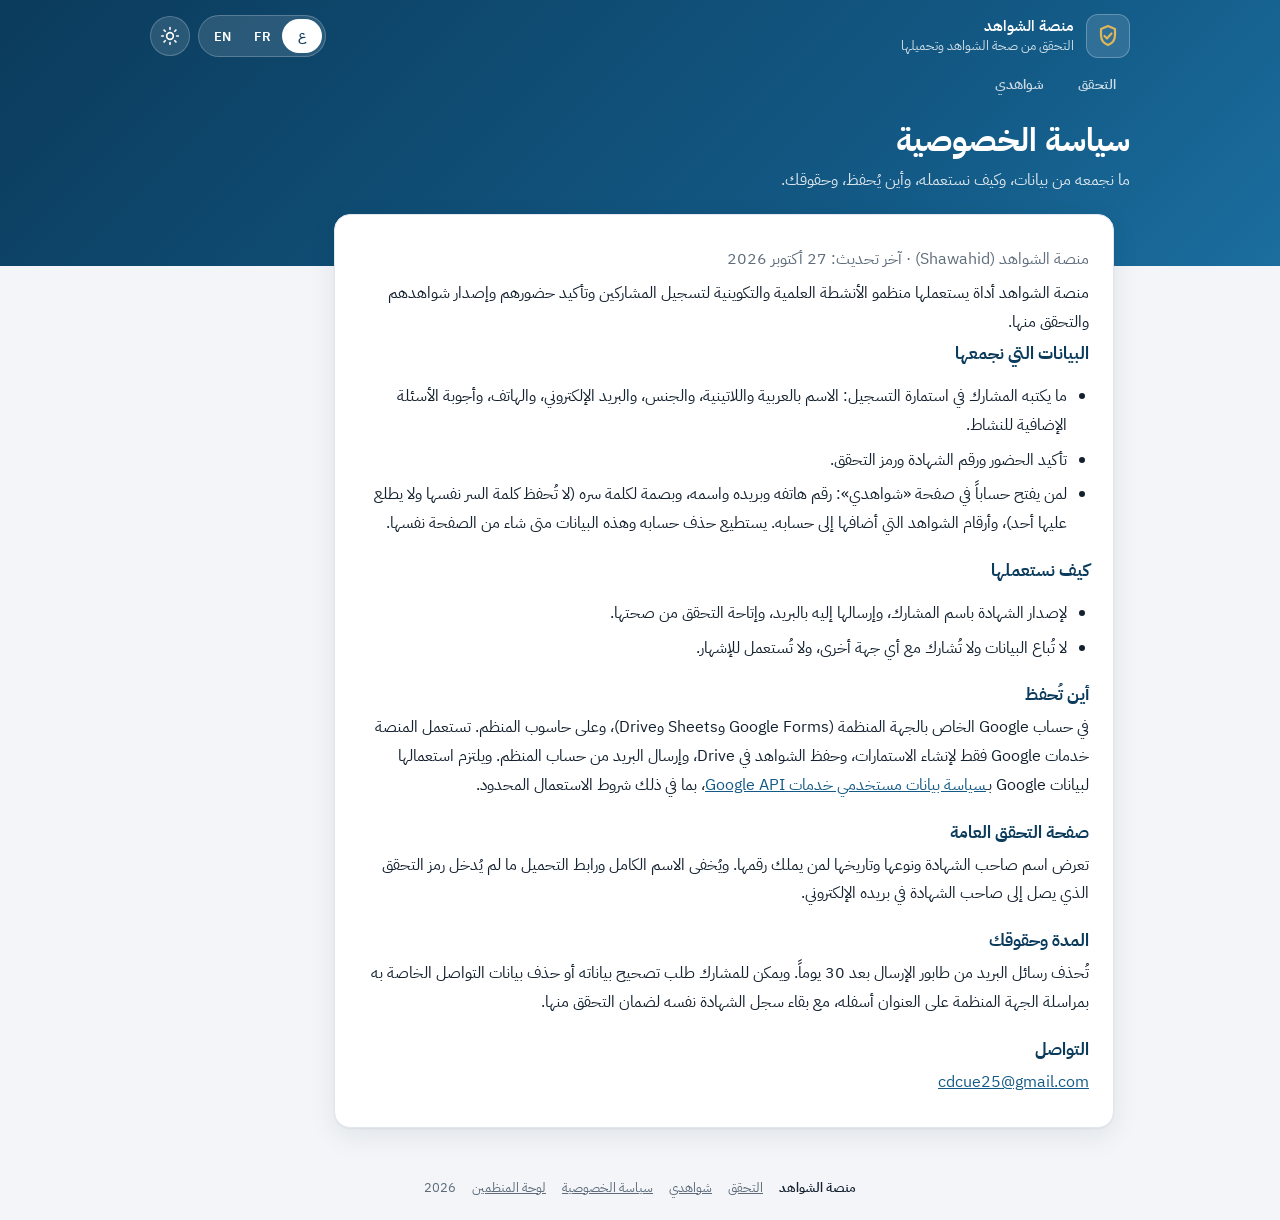
<file: privacy.html>
<!doctype html>
<html lang="ar" dir="rtl">
<head>
<meta charset="utf-8">
<meta name="viewport" content="width=device-width, initial-scale=1, viewport-fit=cover">
<meta name="color-scheme" content="light dark">
<meta name="theme-color" content="#0b3b5c">
<title>سياسة الخصوصية · Politique de confidentialité · Privacy policy</title>
<link rel="icon" href="data:image/svg+xml,%3Csvg xmlns='http://www.w3.org/2000/svg' viewBox='0 0 32 32'%3E%3Crect width='32' height='32' rx='8' fill='%230b3b5c'/%3E%3Cpath d='M9 16.5l4.5 4.5L23 11.5' fill='none' stroke='%23d9a441' stroke-width='3.2' stroke-linecap='round' stroke-linejoin='round'/%3E%3C/svg%3E">
<link rel="apple-touch-icon" href="apple-touch-icon.png">
<meta name="mobile-web-app-capable" content="yes">
<meta name="apple-mobile-web-app-status-bar-style" content="black-translucent">
<link rel="preconnect" href="https://fonts.googleapis.com">
<link rel="preconnect" href="https://fonts.gstatic.com" crossorigin>
<link href="https://fonts.googleapis.com/css2?family=IBM+Plex+Sans+Arabic:wght@400;500;600;700&display=swap" rel="stylesheet">
<link rel="stylesheet" href="ui.css?v=5">
<script src="ui.js?v=8"></script>
<style>
  /* the policy in the page's language only (all three stay in the page for readers without JavaScript) */
  html[lang="ar"] .policy:not([lang="ar"]), html[lang="fr"] .policy:not([lang="fr"]), html[lang="en"] .policy:not([lang="en"]) { display: none; }
  .policy { max-width: 780px; line-height: 1.8; }
  .policy h2 { font-size: 17px; margin: 22px 0 6px; color: var(--brand); }
  .policy h2:first-of-type { margin-top: 4px; }
  .policy p, .policy li { margin: 6px 0; }
  .policy ul { padding-inline-start: 22px; }
</style>
</head>
<body>
<header class="top">
  <div class="hero">
    <h1 data-t="title"></h1>
    <p data-t="lead"></p>
  </div>
</header>
<main>
<section class="card pad policy" lang="ar" dir="rtl">
  <p class="muted">منصة الشواهد (Shawahid) · آخر تحديث: 27 أكتوبر 2026</p>
  <p>منصة الشواهد أداة يستعملها منظمو الأنشطة العلمية والتكوينية لتسجيل المشاركين وتأكيد حضورهم وإصدار شواهدهم والتحقق منها.</p>
  <h2>البيانات التي نجمعها</h2>
  <ul>
    <li>ما يكتبه المشارك في استمارة التسجيل: الاسم بالعربية واللاتينية، والجنس، والبريد الإلكتروني، والهاتف، وأجوبة الأسئلة الإضافية للنشاط.</li>
    <li>تأكيد الحضور ورقم الشهادة ورمز التحقق.</li>
    <li>لمن يفتح حساباً في صفحة «شواهدي»: رقم هاتفه وبريده واسمه، وبصمة لكلمة سره (لا تُحفظ كلمة السر نفسها ولا يطلع عليها أحد)، وأرقام الشواهد التي أضافها إلى حسابه. يستطيع حذف حسابه وهذه البيانات متى شاء من الصفحة نفسها.</li>
  </ul>
  <h2>كيف نستعملها</h2>
  <ul>
    <li>لإصدار الشهادة باسم المشارك، وإرسالها إليه بالبريد، وإتاحة التحقق من صحتها.</li>
    <li>لا تُباع البيانات ولا تُشارك مع أي جهة أخرى، ولا تُستعمل للإشهار.</li>
  </ul>
  <h2>أين تُحفظ</h2>
  <p>في حساب Google الخاص بالجهة المنظمة (Google Forms وSheets وDrive)، وعلى حاسوب المنظم. تستعمل المنصة خدمات Google فقط لإنشاء الاستمارات، وحفظ الشواهد في Drive، وإرسال البريد من حساب المنظم.
    ويلتزم استعمالها لبيانات Google بـ<a href="https://developers.google.com/terms/api-services-user-data-policy" target="_blank" rel="noopener">سياسة بيانات مستخدمي خدمات Google API</a>، بما في ذلك شروط الاستعمال المحدود.</p>
  <h2>صفحة التحقق العامة</h2>
  <p>تعرض اسم صاحب الشهادة ونوعها وتاريخها لمن يملك رقمها. ويُخفى الاسم الكامل ورابط التحميل ما لم يُدخل رمز التحقق الذي يصل إلى صاحب الشهادة في بريده الإلكتروني.</p>
  <h2>المدة وحقوقك</h2>
  <p>تُحذف رسائل البريد من طابور الإرسال بعد 30 يوماً. ويمكن للمشارك طلب تصحيح بياناته أو حذف بيانات التواصل الخاصة به بمراسلة الجهة المنظمة على العنوان أسفله، مع بقاء سجل الشهادة نفسه لضمان التحقق منها.</p>
  <h2>التواصل</h2>
  <p><a href="mailto:cdcue25@gmail.com">cdcue25@gmail.com</a></p>
</section>

<section class="card pad policy" lang="fr" dir="ltr">
  <p class="muted">Plateforme des attestations (Shawahid) · Dernière mise à jour : 27 octobre 2026</p>
  <p>Shawahid est un outil utilisé par les organisateurs d'activités scientifiques et de formation pour inscrire les participants, confirmer leur présence, émettre leurs attestations et permettre leur vérification.</p>
  <h2>Données collectées</h2>
  <ul>
    <li>Les informations saisies dans le formulaire d'inscription : nom en arabe et en latin, civilité, e-mail, téléphone et réponses aux questions propres à l'activité.</li>
    <li>La confirmation de présence, le numéro d'attestation et le code de vérification.</li>
    <li>Pour qui ouvre un compte sur « Mes attestations » : son téléphone, son e-mail, son nom, une empreinte de son mot de passe (le mot de passe lui-même n'est ni conservé ni lisible par quiconque) et les numéros d'attestations qu'il y a ajoutés. Il peut supprimer son compte et ces données à tout moment depuis la même page.</li>
  </ul>
  <h2>Utilisation</h2>
  <ul>
    <li>Émettre l'attestation au nom du participant, la lui envoyer par e-mail et permettre d'en vérifier l'authenticité.</li>
    <li>Les données ne sont ni vendues, ni partagées avec des tiers, ni utilisées à des fins publicitaires.</li>
  </ul>
  <h2>Stockage</h2>
  <p>Dans le compte Google de l'organisateur (Google Forms, Sheets, Drive) et sur son ordinateur. La plateforme utilise les services Google uniquement pour créer les formulaires, enregistrer les attestations dans Drive et envoyer les e-mails depuis le compte de l'organisateur.
    Son utilisation des données Google respecte la <a href="https://developers.google.com/terms/api-services-user-data-policy" target="_blank" rel="noopener">Google API Services User Data Policy</a>, y compris les exigences d'utilisation limitée (Limited Use).</p>
  <h2>Page publique de vérification</h2>
  <p>Elle affiche le titulaire, le type et la date de l'attestation à quiconque en possède le numéro. Le nom complet et le lien de téléchargement restent masqués sans le code de vérification envoyé au titulaire par e-mail.</p>
  <h2>Durée et droits</h2>
  <p>Les e-mails sont effacés de la file d'envoi après 30 jours. Chaque participant peut demander la correction de ses données ou la suppression de ses coordonnées en écrivant à l'adresse ci-dessous ; l'enregistrement de l'attestation est conservé afin qu'elle reste vérifiable.</p>
  <h2>Contact</h2>
  <p><a href="mailto:cdcue25@gmail.com">cdcue25@gmail.com</a></p>
</section>

<section class="card pad policy" lang="en" dir="ltr">
  <p class="muted">Certificates platform (Shawahid) · Last updated: 27 October 2026</p>
  <p>Shawahid is a tool used by organizers of scientific and training activities to register participants, confirm their attendance, issue their certificates and let anyone verify them.</p>
  <h2>Data we collect</h2>
  <ul>
    <li>What participants enter in the registration form: name in Arabic and Latin script, title, email, phone, and answers to the activity's own questions.</li>
    <li>Attendance, the certificate number and its verification code.</li>
    <li>For anyone who opens an account on “My certificates”: their phone, email and name, a fingerprint of their password (the password itself is never kept nor readable by anyone), and the certificate numbers they added. They can delete the account and this data at any time from the same page.</li>
  </ul>
  <h2>How we use it</h2>
  <ul>
    <li>To issue the certificate in the participant's name, email it to them, and let its authenticity be verified.</li>
    <li>The data is never sold, never shared with third parties, and never used for advertising.</li>
  </ul>
  <h2>Where it is stored</h2>
  <p>In the organizer's Google account (Google Forms, Sheets, Drive) and on the organizer's computer. The platform uses Google services only to create forms, store certificates in Drive and send email from the organizer's account.
    Its use of Google data complies with the <a href="https://developers.google.com/terms/api-services-user-data-policy" target="_blank" rel="noopener">Google API Services User Data Policy</a>, including the Limited Use requirements.</p>
  <h2>Public verification page</h2>
  <p>It shows the holder, type and date of a certificate to anyone who has its number. The full name and the download link stay hidden without the verification code emailed to the holder.</p>
  <h2>Retention and your rights</h2>
  <p>Emails are deleted from the sending queue after 30 days. Participants can ask for their data to be corrected, or their contact details deleted, by writing to the address below; the certificate record itself is kept so it can still be verified.</p>
  <h2>Contact</h2>
  <p><a href="mailto:cdcue25@gmail.com">cdcue25@gmail.com</a></p>
</section>
</main>

<script>
UI.init({page: 'privacy', name: 'title', T: {
  ar: {title: 'سياسة الخصوصية', lead: 'ما نجمعه من بيانات، وكيف نستعمله، وأين يُحفظ، وحقوقك.'},
  fr: {title: 'Politique de confidentialité', lead: 'Les données collectées, leur utilisation, leur stockage et vos droits.'},
  en: {title: 'Privacy policy', lead: 'What data we collect, how we use it, where it is stored, and your rights.'},
}});
</script>
</body>
</html>
</file>
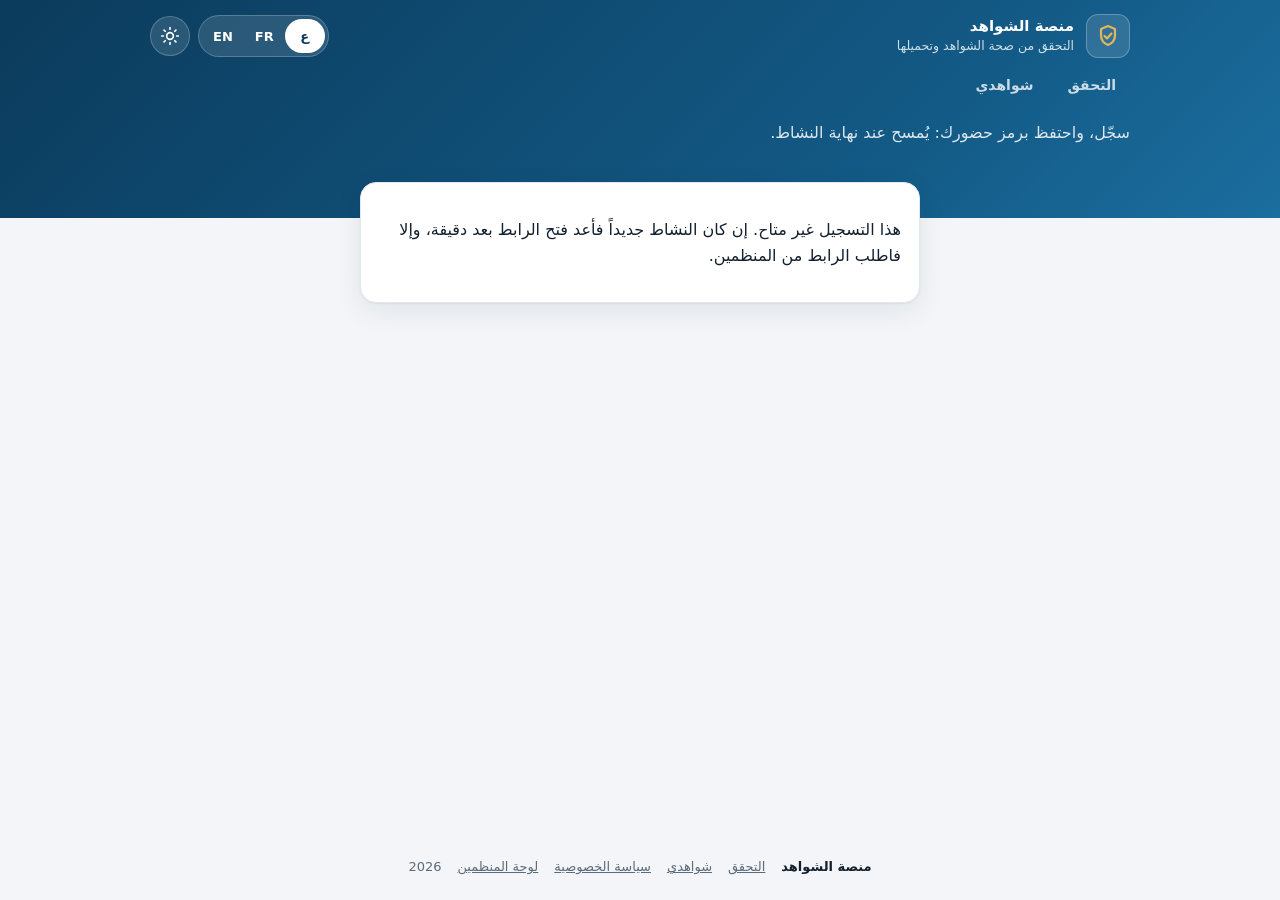
<file: reg.html>
<!doctype html>
<html lang="ar" dir="rtl">
<head>
<meta charset="utf-8">
<meta name="viewport" content="width=device-width, initial-scale=1, viewport-fit=cover">
<meta name="referrer" content="no-referrer">
<meta name="robots" content="noindex">
<meta name="color-scheme" content="light dark">
<meta name="theme-color" content="#0b3b5c">
<meta http-equiv="Content-Security-Policy" content="default-src 'none'; script-src 'self' 'unsafe-inline' https://cdnjs.cloudflare.com; style-src 'self' 'unsafe-inline' https://fonts.googleapis.com;
  font-src https://fonts.gstatic.com; connect-src https://script.google.com https://script.googleusercontent.com; img-src 'self' data: blob:; manifest-src 'self'; base-uri 'none'; form-action 'none'">
<title>التسجيل · منصة الشواهد</title>
<link rel="icon" href="data:image/svg+xml,%3Csvg xmlns='http://www.w3.org/2000/svg' viewBox='0 0 32 32'%3E%3Crect width='32' height='32' rx='8' fill='%230b3b5c'/%3E%3Cpath d='M9 16.5l4.5 4.5L23 11.5' fill='none' stroke='%23d9a441' stroke-width='3.2' stroke-linecap='round' stroke-linejoin='round'/%3E%3C/svg%3E">
<link rel="apple-touch-icon" href="apple-touch-icon.png">
<link rel="preconnect" href="https://fonts.googleapis.com">
<link rel="preconnect" href="https://fonts.gstatic.com" crossorigin>
<link href="https://fonts.googleapis.com/css2?family=IBM+Plex+Sans+Arabic:wght@400;500;600;700&display=swap" rel="stylesheet">
<link rel="stylesheet" href="ui.css?v=5">
<script src="ui.js?v=8"></script>
<style>
  .narrow { max-width: 560px; margin: 0 auto; }
  .card.pad { padding: 18px; }
  .fld { display: grid; gap: 6px; margin-bottom: 12px; }
  .fld > span { font-weight: 600; font-size: 14.5px; }
  .fld small { color: var(--muted); font-size: 12.5px; }
  .grid2 { display: grid; gap: 0 12px; grid-template-columns: minmax(0, 1fr) minmax(0, 1fr); }
  @media (max-width: 520px) { .grid2 { grid-template-columns: minmax(0, 1fr); } }
  .opts { display: grid; gap: 8px; grid-template-columns: repeat(auto-fit, minmax(130px, 1fr)); }
  .opts label { display: flex; gap: 10px; align-items: center; font-weight: 500; min-height: 50px; padding: 10px 14px; border: 1.5px solid var(--line);
    border-radius: 12px; background: var(--surface-2); cursor: pointer; transition: border-color .15s, background .15s; }
  .opts label:has(input:checked) { border-color: var(--brand-2); background: color-mix(in srgb, var(--brand-2) 14%, var(--surface-2)); }
  .opts input { width: 20px; height: 20px; margin: 0; padding: 0; flex: none; accent-color: var(--brand-2); box-shadow: none; }  /* not the text boxes' size */
  .fld select, .fld textarea { width: 100%; min-height: 52px; border: 1.5px solid var(--line); border-radius: 12px; background: var(--surface-2); color: var(--ink); font: inherit; padding: 10px 14px; }
  .req { color: var(--err); }
  .hp { position: absolute; width: 1px; height: 1px; overflow: hidden; clip-path: inset(50%); opacity: 0; pointer-events: none; }  /* for robots only (never off to a side: an RTL page would scroll to it) */
  .ticket { text-align: center; }
  .ticket .qr { background: #fff; display: inline-block; padding: 12px; border-radius: 14px; line-height: 0; margin: 10px 0; }
  .ticket .qr img { width: min(260px, 70vw); height: auto; image-rendering: pixelated; }
  .ticket .num { font: 700 34px/1.2 ui-monospace, "Cascadia Mono", Consolas, monospace; letter-spacing: 2px; direction: ltr; }
  .ticket .name { font-size: 20px; font-weight: 700; margin: 4px 0; }
  .state { font-size: 13.5px; color: var(--muted); margin: 6px 0 12px; }
  .state.ok { color: var(--ok); } .state.wait { color: var(--gold); }
  .here .tick { width: 76px; height: 76px; border-radius: 50%; background: var(--ok); color: #fff; font: 700 42px/76px system-ui, sans-serif; margin: 8px auto 12px; animation: pop .45s ease-out; }
  .here h2 { margin: 0 0 6px; color: var(--ok); } .here .act { font-weight: 700; margin: 10px 0 2px; }
  @keyframes pop { from { transform: scale(.4); opacity: 0; } to { transform: scale(1); opacity: 1; } }
  @media (prefers-reduced-motion: reduce) { .here .tick { animation: none; } }
  .btns { display: flex; flex-wrap: wrap; gap: 8px; justify-content: center; margin-top: 10px; }
  .saved img { max-width: 100%; border-radius: 12px; margin-top: 10px; border: 1px solid var(--line); }
  .others { display: flex; flex-wrap: wrap; gap: 6px; justify-content: center; margin-bottom: 10px; }
  .others button { min-height: 34px; padding: 4px 12px; border-radius: 999px; border: 1px solid var(--line); background: var(--surface); color: var(--ink); font: inherit; cursor: pointer; }
  .others button[aria-pressed="true"] { background: var(--brand); color: var(--on-brand); }
  .desc { white-space: pre-line; color: var(--muted); font-size: 14px; margin: 0 0 12px; }
</style>
</head>
<body>
<header class="top">
  <div class="hero">
    <h1 id="actTitle"></h1>
    <p data-t="lead"></p>
  </div>
</header>
<main id="app" aria-live="polite"></main>
<noscript><p style="text-align:center">JavaScript is required · يلزم تفعيل JavaScript</p></noscript>

<script>
const T = {
  ar: {title: 'التسجيل في النشاط', lead: 'سجّل، واحتفظ برمز حضورك: يُمسح عند نهاية النشاط.', loading: 'جارٍ التحميل...', net: 'تعذر الاتصال بالإنترنت', retry: 'الخادم مشغول أو الاتصال ضعيف، نعيد المحاولة تلقائياً...',
       bad: 'هذا التسجيل غير متاح. إن كان النشاط جديداً فأعد فتح الرابط بعد دقيقة، وإلا فاطلب الرابط من المنظمين.', closed: 'التسجيل في هذا النشاط مغلق.', send: 'تسجيل',
       q_gender: 'الجنس', q_first_ar: 'الاسم الشخصي بالعربية', q_last_ar: 'الاسم العائلي بالعربية', q_first_lat: 'الاسم الشخصي بالحروف اللاتينية',
       q_last_lat: 'الاسم العائلي بالحروف اللاتينية', q_phone: 'رقم الهاتف', q_email: 'بريدك الإلكتروني الشخصي (تصلك عليه الشهادة)', moreQs: 'جارٍ تحميل باقي الأسئلة...',
       male: 'ذكر', female: 'أنثى', required: 'هذه الخانة إلزامية', badEmail: 'البريد غير صحيح', yourCode: 'رمز حضورك',
       show: 'أظهر هذا الرمز للمنظمين عند نهاية النشاط. إن تعذّر مسحه، أعطهم رقم التسجيل.', number: 'رقم التسجيل',
       confirmed: 'التسجيل مؤكَّد ✓', pending: 'الرمز صالح. يُرسَل التسجيل إلى المنصة... (يكتمل وحده عند عودة الاتصال)', again: 'كنت مسجّلاً من قبل: هذا رمزك نفسه.',
       saveImg: 'حفظ كصورة في الهاتف', longPress: 'إن لم تُحفظ الصورة تلقائياً: اضغط عليها مطولاً واختر «حفظ الصورة».', another: 'تسجيل شخص آخر من هذا الهاتف',
       already: 'سجّلت من قبل في هذا النشاط؟ استرجع رمزك', onPhone: 'الرموز المسجّلة من هذا الهاتف:', findT: 'استرجاع رمز الحضور', findPhone: 'رقم الهاتف الذي سجّلت به', findFirst: 'اسمك الشخصي',
       find: 'استرجاع', notFound: 'لم نجد تسجيلاً بهذا الهاتف والاسم في هذا النشاط.', busy: 'طلبات كثيرة الآن، أعد المحاولة بعد قليل.', back: 'رجوع',
       mine: 'التسجيلات من هذا الهاتف:', here: 'تم تأكيد حضورك', hereIn: 'تم تأكيد حضورك في الحصة {n} من {m}', hereThanks: 'شكراً لحضورك. تصلك شهادتك على بريدك الإلكتروني عند صدورها.', hereNext: 'يظهر رمزك هنا من جديد في الحصة القادمة.', showMine: 'إظهار رمزي', nameMissing: 'اكتب الاسم على الأقل'},
  fr: {title: 'Inscription à l’activité', lead: 'Inscrivez-vous et gardez votre code de présence : il est scanné à la fin.', loading: 'Chargement...', net: 'Pas de connexion Internet', retry: 'Serveur occupé ou connexion faible, nouvel essai automatique...',
       bad: 'Inscription indisponible. Si l’activité vient d’être créée, rouvrez le lien dans une minute ; sinon demandez le lien aux organisateurs.', closed: 'Les inscriptions à cette activité sont fermées.', send: 'S’inscrire',
       q_gender: 'Genre', q_first_ar: 'Prénom en arabe', q_last_ar: 'Nom en arabe', q_first_lat: 'Prénom en lettres latines', q_last_lat: 'Nom en lettres latines',
       q_phone: 'Téléphone', q_email: 'Votre e-mail personnel (l’attestation y sera envoyée)', moreQs: 'Chargement des autres questions...',
       male: 'Homme', female: 'Femme', required: 'Champ obligatoire', badEmail: 'E-mail incorrect', yourCode: 'Votre code de présence',
       show: 'Montrez ce code aux organisateurs à la fin de l’activité. S’il ne se scanne pas, donnez-leur le numéro d’inscription.', number: 'Numéro d’inscription',
       confirmed: 'Inscription confirmée ✓', pending: 'Le code est valable. Envoi de l’inscription... (elle se termine seule au retour de la connexion)', again: 'Vous étiez déjà inscrit : voici votre code.',
       saveImg: 'Enregistrer en image', longPress: 'Si l’image ne s’enregistre pas : appuyez longuement dessus, puis « Enregistrer l’image ».', another: 'Inscrire une autre personne depuis ce téléphone',
       already: 'Déjà inscrit à cette activité ? Retrouvez votre code', onPhone: 'Codes inscrits depuis ce téléphone :', findT: 'Retrouver le code de présence', findPhone: 'Le téléphone de l’inscription', findFirst: 'Votre prénom',
       find: 'Retrouver', notFound: 'Aucune inscription avec ce téléphone et ce prénom dans cette activité.', busy: 'Trop de demandes, réessayez dans un instant.', back: 'Retour',
       mine: 'Inscriptions depuis ce téléphone :', here: 'Présence confirmée', hereIn: 'Présence confirmée : séance {n} sur {m}', hereThanks: 'Merci de votre présence. Votre attestation vous parviendra par e-mail dès son émission.', hereNext: 'Votre code réapparaît ici à la prochaine séance.', showMine: 'Afficher mon code', nameMissing: 'Écrivez au moins le nom'},
  en: {title: 'Register for the activity', lead: 'Register and keep your attendance code: it is scanned at the end.', loading: 'Loading...', net: 'No Internet connection', retry: 'Server busy or weak connection, trying again...',
       bad: 'Registration is not available. If the activity is new, open the link again in a minute; otherwise ask the organizers for it.', closed: 'Registration for this activity is closed.', send: 'Register',
       q_gender: 'Gender', q_first_ar: 'First name in Arabic', q_last_ar: 'Last name in Arabic', q_first_lat: 'First name in Latin letters', q_last_lat: 'Last name in Latin letters',
       q_phone: 'Phone', q_email: 'Your personal email (the certificate is sent there)', moreQs: 'Loading the other questions...',
       male: 'Male', female: 'Female', required: 'Required', badEmail: 'Wrong email', yourCode: 'Your attendance code',
       show: 'Show this code to the organizers at the end of the activity. If it does not scan, give them the registration number.', number: 'Registration number',
       confirmed: 'Registration confirmed ✓', pending: 'The code is valid. Sending the registration... (it completes by itself when the connection is back)', again: 'You were registered already: this is your code.',
       saveImg: 'Save as a picture', longPress: 'If the picture is not saved: press and hold it, then “Save image”.', another: 'Register someone else from this phone',
       already: 'Registered already? Get your code back', onPhone: 'Codes registered from this phone:', findT: 'Get your attendance code back', findPhone: 'The phone you registered with', findFirst: 'Your first name',
       find: 'Find', notFound: 'No registration with this phone and first name in this activity.', busy: 'Too many requests, try again shortly.', back: 'Back',
       mine: 'Registrations from this phone:', here: 'Attendance confirmed', hereIn: 'Attendance confirmed: session {n} of {m}', hereThanks: 'Thank you for attending. Your certificate will reach your email once issued.', hereNext: 'Your code shows here again at the next session.', showMine: 'Show my code', nameMissing: 'Write the name at least'},
};

const EXEC = 'https://script.google.com/macros/s/AKfycbyhQdedASgHUcB7vIZ6mAtgzy1fo6TFTa0bGybYmjnnU5JV79VRCzwudv8wMSJnL71i/exec';
const {el, t} = UI, app = document.getElementById('app');
const [AID, KEYC] = (new URLSearchParams(location.search).get('r') || '').split('-');
const STORE = 'shawahid-reg-' + AID, INFO = 'shawahid-reginfo-' + AID;
const load = k => { try { return JSON.parse(localStorage.getItem(k) || 'null'); } catch (e) { return null; } };
const save = (k, v) => { try { localStorage.setItem(k, JSON.stringify(v)); } catch (e) { /* this phone keeps nothing: the page still works while open */ } };
let regs = load(STORE) || [], info = load(INFO), current = null, view = () => {};

async function call(action, extra) {
  const r = await fetch(EXEC, {method: 'POST', credentials: 'omit', body: JSON.stringify(Object.assign({action, a: AID, k: KEYC}, extra))});
  return r.json();
}
const show = (...kids) => app.replaceChildren(...kids.filter(Boolean));
const card = (...kids) => el('section', {className: 'card pad rise narrow', style: 'margin-top:16px'}, ...kids);
const newUid = () => [...crypto.getRandomValues(new Uint8Array(16))].map(b => b.toString(16).padStart(2, '0')).join('');
const nameOf = (d, lang) => (lang === 'ar' ? [[d.first_ar, d.last_ar], [d.first_lat, d.last_lat]] : [[d.first_lat, d.last_lat], [d.first_ar, d.last_ar]])
  .map(p => p.filter(Boolean).join(' ')).find(Boolean) || '';
// made here: valid at once; the name inside (UTF-8, base64url: plain letters any scanner reads) is shown even with no connection
const b64url = s => btoa(String.fromCharCode(...new TextEncoder().encode(s))).replace(/\+/g, '-').replace(/\//g, '_').replace(/=+$/, '');
const codeOf = r => 'R' + AID + '.' + r.uid + '.' + b64url(r.name.slice(0, 40));
const numOf = ticket => (ticket || '').replace(/^T/, '');

// the QR library from the CDN, once; the drawn code is kept on the phone, so it shows again with no connection
let qrLib = null;
const lib = () => qrLib = qrLib || new Promise((ok, bad) => document.head.append(el('script', {src: 'https://cdnjs.cloudflare.com/ajax/libs/qrcode-generator/1.4.4/qrcode.min.js', onload: ok, onerror: bad})));
async function qrUrl(r) {
  if (r.qr && r.qrFor === codeOf(r)) return r.qr;
  await lib();
  const q = qrcode(0, 'M');
  q.addData(codeOf(r));
  q.make();
  r.qr = q.createDataURL(8, 2); r.qrFor = codeOf(r);
  save(STORE, regs);
  return r.qr;
}

// ---------- sending: until the server keeps it (a busy moment, a lost connection: tried again by itself) ----------
let sending = false;
async function sendPending() {
  if (sending || !navigator.onLine || !regs.some(x => !x.ok && !x.refused)) return;  // nothing waiting: the page stays as it is
  sending = true;
  let changed = false, soon = false;
  try {
    for (const r of regs.filter(x => !x.ok && !x.refused)) {
      const j = await call('reg', {uid: r.uid, data: r.data, hp: r.hp || ''});
      if (j.status === 'ok') {
        if (j.uid && j.uid !== r.uid) Object.assign(r, {uid: j.uid, again: true, name: j.name || r.name});  // registered before: their own code
        Object.assign(r, {ok: true, ticket: j.ticket});  // its own name kept (the activity's language): the code drawn stays the same
        delete r.data;
        changed = true;
      } else if (['bad', 'noname', 'email', 'closed', 'missing_answer'].includes(j.status)) {  // 'missing': a new activity not yet online, tried again
        Object.assign(r, {ok: false, refused: j.status});  // kept on the phone: its code still shows
        changed = true;
      } else if (j.status === 'queued') soon = true;  // in line on the server: its number is ready in a few seconds
      save(STORE, regs);
    }
  } catch (e) { /* offline or busy: tried again shortly */ }
  sending = false;
  if (soon) setTimeout(sendPending, 4000 + Math.random() * 3000);
  if (changed && current) showTicket(current);  // redrawn only when its state changed (a redraw every 15 s made the code blink)
}
setInterval(sendPending, 15000);
addEventListener('online', sendPending);
document.addEventListener('visibilitychange', () => { if (document.visibilityState === 'visible') sendPending(); });  // a locked phone stops its timers: sent when it is looked at again

// ---------- the person's code: the QR, their number, a picture to keep ----------
// ---------- scanned by the organizers: the page asks (from the server's cache, never a sheet) every 20 s or so while it shows ----------
// One session: the code gives way to the confirmation for good. Several: confirmed for this session, the code comes back at the next.
const here = r => !!(r.done || (r.seenIn && r.seenIn === r.cur));
let seenBusy = false, seenTimer = null, codeAnyway = null;
async function checkSeen() {
  clearTimeout(seenTimer); seenTimer = null;
  const r = current;
  if (!r || r.done || seenBusy || document.visibilityState !== 'visible') return;  // hidden: asked again when looked at
  seenBusy = true;
  let wait = 18000 + Math.random() * 6000;  // spread out: hundreds of phones while everyone leaves
  try {
    const j = await call('regseen', {t: r.ticket || '', u: r.uid}), was = here(r);
    if (j.status === 'ok') {
      Object.assign(r, {cur: j.session, sessions: j.sessions});
      if (j.seen) Object.assign(r, {seenIn: j.session}, j.session >= j.sessions ? {done: true} : {});
      save(STORE, regs);
      if (here(r) !== was && current === r) { codeAnyway = null; showTicket(r); }
      if (here(r)) wait = 60000;  // confirmed for this session: only the next session changes it
    } else wait = 60000;
  } catch (e) { wait = 60000; }  // busy or offline: later, gently
  seenBusy = false;
  if (current && !current.done) seenTimer = setTimeout(checkSeen, wait);
}
document.addEventListener('visibilitychange', () => { if (document.visibilityState === 'visible') checkSeen(); });
const othersOf = r => regs.length > 1 ? el('div', {}, el('p', {className: 'hint', style: 'margin:0 0 6px', textContent: t('mine')}), el('div', {className: 'others'},
  ...regs.map(x => el('button', {type: 'button', ariaPressed: String(x === r), textContent: x.name, onclick: () => showTicket(x)})))) : null;

function showHere(r) {
  const next = !r.done && r.sessions > 1;
  show(card(othersOf(r), el('div', {className: 'ticket here'},
    el('div', {className: 'tick', ariaHidden: 'true', textContent: '✓'}),
    el('h2', {textContent: r.sessions > 1 ? t('hereIn').replace('{n}', r.seenIn).replace('{m}', r.sessions) : t('here')}),
    el('div', {className: 'name', dir: 'auto', textContent: r.name}),
    info ? el('p', {className: 'act', dir: 'auto', textContent: info.title}) : null, info && intro() ? el('p', {className: 'hint', dir: 'auto', style: 'margin:0', textContent: intro()}) : null,
    r.ticket ? el('div', {style: 'margin-top:10px'}, el('div', {className: 'hint', textContent: t('number')}), el('div', {className: 'num', textContent: numOf(r.ticket)})) : null,
    el('p', {className: 'state ok', textContent: next ? t('hereNext') : t('hereThanks')}),
    el('div', {className: 'btns'}, next ? el('button', {className: 'btn ghost', type: 'button', textContent: t('showMine'), onclick: () => { codeAnyway = r; showTicket(r); }}) : null,
      el('button', {className: 'btn ghost', type: 'button', textContent: t('another'), onclick: () => form()})))));
}

async function showTicket(r) {
  current = r;
  view = () => showTicket(r);
  if (!seenTimer && !seenBusy) seenTimer = setTimeout(checkSeen, 1500);
  if (here(r) && codeAnyway !== r) return showHere(r);
  const drawn = r.qr && r.qrFor === codeOf(r), img = el('img', drawn ? {alt: t('yourCode'), src: r.qr} : {alt: t('yourCode')});  // drawn already: shown at once
  const st = r.ok ? el('p', {className: 'state ok', textContent: r.again ? t('again') : t('confirmed')}) : el('p', {className: 'state wait', textContent: t('pending')});
  const others = othersOf(r);
  const saved = el('div', {className: 'saved'});
  show(card(others, el('div', {className: 'ticket'},
      el('h2', {style: 'margin:0', textContent: t('yourCode')}), el('div', {className: 'name', dir: 'auto', textContent: r.name}),
      el('div', {className: 'qr'}, img),
      r.ticket ? el('div', {}, el('div', {className: 'hint', textContent: t('number')}), el('div', {className: 'num', textContent: numOf(r.ticket)})) : null,
      st, el('p', {className: 'hint', textContent: t('show')}),
      el('div', {className: 'btns'}, el('button', {className: 'btn', type: 'button', textContent: t('saveImg'), onclick: () => picture(r, img, saved)}),
        el('button', {className: 'btn ghost', type: 'button', textContent: t('another'), onclick: () => form()})), saved)));
  if (!drawn) img.src = await qrUrl(r).catch(() => '');
}

// A picture kept on the phone: the share sheet on an iPhone (its «Save Image»), a downloaded file elsewhere. A link to a data:
// address, not in the page, did nothing on iPhones and in apps' own browsers.
async function keepPicture(blob, name) {
  const f = new File([blob], name, {type: 'image/png'});
  if (/iPhone|iPad|iPod/.test(navigator.userAgent) && navigator.canShare && navigator.canShare({files: [f]})) {
    try { await navigator.share({files: [f]}); return; } catch (e) { if (e.name === 'AbortError') return; }
  }
  const url = URL.createObjectURL(blob), a = el('a', {href: url, download: name});
  document.body.append(a); a.click(); a.remove();
  setTimeout(() => URL.revokeObjectURL(url), 60000);
}

function picture(r, img, box) {  // the code, the name, the number and the activity on one picture
  const W = 720, c = el('canvas', {width: W, height: 980}), x = c.getContext('2d');
  x.fillStyle = '#ffffff'; x.fillRect(0, 0, W, 980);
  x.fillStyle = '#0b3b5c'; x.fillRect(0, 0, W, 120);
  x.textAlign = 'center'; x.direction = 'rtl';
  x.fillStyle = '#ffffff'; x.font = 'bold 30px "IBM Plex Sans Arabic", sans-serif'; x.fillText((info && info.title || '').slice(0, 44), W / 2, 72);
  x.fillStyle = '#111111'; x.font = 'bold 38px "IBM Plex Sans Arabic", sans-serif'; x.fillText(r.name, W / 2, 190);
  x.imageSmoothingEnabled = false; x.drawImage(img, 120, 230, 480, 480);
  if (r.ticket) { x.fillStyle = '#555555'; x.font = '24px "IBM Plex Sans Arabic", sans-serif'; x.fillText(t('number'), W / 2, 770);
    x.fillStyle = '#0b3b5c'; x.font = 'bold 64px monospace'; x.direction = 'ltr'; x.fillText(numOf(r.ticket), W / 2, 850); }
  x.direction = 'rtl'; x.fillStyle = '#555555'; x.font = '22px "IBM Plex Sans Arabic", sans-serif'; x.fillText((info ? intro() : '').slice(0, 60), W / 2, 925);
  x.fillStyle = '#0b3b5c'; x.fillRect(0, 960, W, 20);
  const url = c.toDataURL('image/png');
  box.replaceChildren(el('p', {className: 'hint', textContent: t('longPress')}), el('img', {src: url, alt: t('yourCode')}));
  c.toBlob(b => keepPicture(b, 'code-' + AID + '-' + numOf(r.ticket || r.uid.slice(0, 6)) + '.png'), 'image/png');
}

// the form's description without its last paragraph (the paper card's instructions) and its empty dashes: who, when
const intro = () => (info.desc || '').split(/\n\s*\n/)[0].split('\n').map(x => x.replace(/^\s*—\s*$/, '').replace(/\s*—\s*$/, '').trim()).filter(Boolean).join(' · ');

// ---------- the questions: the activity's form, made from what the platform knows ----------
// In another language than the activity's, each question keeps its own words, its translation beside it: «المؤسسة (Établissement)».
const tw = x => { const y = info && info.tr && info.tr[UI.lang] && info.tr[UI.lang][x]; return y && y !== x ? x + ' ⁨(' + y + ')⁩' : x; };  // isolated: its brackets stay in place beside Arabic
// Before the server answers (2-4 s, more when hundreds open the link at once) the form is drawn with the fixed questions in the
// page's language; the activity's own questions join it when they come, and what was typed stays.
const FIXED = ['gender', 'first_ar', 'last_ar', 'first_lat', 'last_lat', 'phone', 'email'];
const early = () => ({status: 'ok', early: true, lang: UI.lang, questions: [], male: t('male'), female: t('female'),
  labels: Object.fromEntries(FIXED.map(k => [k, t('q_' + k)]))});
function form() {
  current = null;
  view = form;
  const typed = [...(app.querySelector('form.reg') || {elements: []}).elements].filter(x => x.name).map(x => [x.name, x.type, x.value, x.checked]);
  const focus = (document.activeElement || {}).name;
  const I = info || early();  // the activity's form, or the fixed questions until it comes
  if (I.status === 'closed') return show(card(el('p', {textContent: t('closed')})), regs.length ? card(el('button', {className: 'btn', type: 'button', textContent: t('yourCode'), onclick: () => showTicket(regs[0])})) : null);
  const L = I.labels, inputs = {}, err = el('p', {className: 'err', role: 'alert'});
  const fld = (k, props, req) => { const i = el('input', Object.assign({name: k}, props)); inputs[k] = i;
    return el('label', {className: 'fld'}, el('span', {dir: 'auto'}, tw(L[k]), req ? el('span', {className: 'req', textContent: ' *'}) : null), i); };
  const gender = el('div', {className: 'opts'}, ...[['m', I.male], ['f', I.female]].map(([v, x]) => el('label', {}, el('input', {type: 'radio', name: 'gender', value: v}), tw(x))));
  const qs = I.questions.map(q => {
    let box;
    if (['choice', 'checkbox'].includes(q.type)) box = el('div', {className: 'opts'}, ...q.options.map(o => el('label', {}, el('input', {type: q.type === 'choice' ? 'radio' : 'checkbox', name: 'x_' + q.key, value: o}), el('span', {dir: 'auto', textContent: tw(o)}))));
    else if (q.type === 'dropdown') box = el('select', {name: 'x_' + q.key}, el('option', {value: '', textContent: '—'}), ...q.options.map(o => el('option', {value: o, textContent: tw(o)})));
    else box = el(q.type === 'paragraph' ? 'textarea' : 'input', {name: 'x_' + q.key, type: q.type === 'date' ? 'date' : 'text', rows: 3, dir: 'auto'});
    return el('div', {className: 'fld'}, el('span', {dir: 'auto'}, tw(q.title), q.required ? el('span', {className: 'req', textContent: ' *'}) : null), q.help ? el('small', {dir: 'auto', textContent: tw(q.help)}) : null, box);
  });
  const hp = el('input', {name: 'website', tabIndex: -1, autocomplete: 'off', ariaHidden: 'true'});
  const go = el('button', {className: 'btn', type: 'submit', textContent: I.early ? t('moreQs') : t('send'), style: 'width:100%', disabled: !!I.early});
  const f = el('form', {className: 'reg', noValidate: true}, !I.early && intro() ? el('p', {className: 'desc', dir: 'auto', textContent: intro()}) : null,
    el('div', {className: 'grid2'}, fld('first_ar', {dir: 'rtl'}, 1), fld('last_ar', {dir: 'rtl'}, 1), fld('first_lat', {dir: 'ltr'}, 1), fld('last_lat', {dir: 'ltr'}, 1)),
    el('div', {className: 'fld'}, el('span', {dir: 'auto'}, tw(L.gender), el('span', {className: 'req', textContent: ' *'})), gender),
    fld('phone', {type: 'tel', dir: 'ltr', inputMode: 'tel', autocomplete: 'tel'}, 1), fld('email', {type: 'email', dir: 'ltr', autocomplete: 'email'}, 1),
    ...qs, I.early ? el('p', {className: 'hint', textContent: t('moreQs')}) : null, el('div', {className: 'hp', ariaHidden: 'true'}, hp), go, err);
  typed.forEach(([n, ty, v, on]) => f.querySelectorAll(`[name="${n}"]`).forEach(x => {  // drawn again (its questions came): nothing typed is lost
    if (['radio', 'checkbox'].includes(ty)) { if (x.value === v && on) x.checked = true; } else if (!['radio', 'checkbox'].includes(x.type)) x.value = v;
  }));
  f.onsubmit = e => {
    e.preventDefault();
    const d = Object.fromEntries(Object.entries(inputs).map(([k, i]) => [k, i.value.trim()]));
    d.gender = (f.querySelector('input[name=gender]:checked') || {}).value || '';
    d.x = {};
    for (const q of I.questions) {
      const vals = [...f.querySelectorAll(`[name="x_${q.key}"]`)].filter(i => !['radio', 'checkbox'].includes(i.type) || i.checked).map(i => i.value.trim()).filter(Boolean);
      d.x[q.key] = q.type === 'checkbox' ? vals : vals[0] || '';
      if (q.required && !vals.length) { err.textContent = tw(q.title) + ' — ' + t('required'); return; }
    }
    const missing = ['first_ar', 'last_ar', 'first_lat', 'last_lat', 'phone', 'email'].find(k => !d[k]);
    if (missing || !d.gender) { err.textContent = tw(missing ? L[missing] : L.gender) + ' — ' + t('required'); return (missing ? inputs[missing] : f.querySelector('input[name=gender]')).focus(); }
    if (!/^[!-?A-~]+@[A-Za-z0-9-]+(\.[A-Za-z0-9-]+)*\.[A-Za-z]{2,}$/.test(d.email)) { err.textContent = t('badEmail'); return inputs.email.focus(); }
    const r = {uid: newUid(), name: nameOf(d, I.lang), data: d, hp: hp.value, ok: false, at: Date.now()};
    regs.unshift(r);
    save(STORE, regs);
    showTicket(r);  // the code at once; the registration leaves behind it
    sendPending();
  };
  // registered already from this phone (then «another person», changed one's mind): back to each code in one tap
  const mine = regs.length ? card(el('p', {className: 'hint', style: 'margin:0 0 10px', textContent: t('onPhone')}),
    ...regs.map(r => el('button', {className: 'btn ghost', type: 'button', style: 'width:100%;margin-top:6px', onclick: () => showTicket(r)},
      t('yourCode') + ': ', el('bdi', {textContent: r.name || r.ticket || ''})))) : null;
  show(mine, card(f), card(el('button', {className: 'btn ghost', type: 'button', style: 'width:100%', textContent: t('already'), onclick: findForm})));
  if (focus && f.elements[focus] && f.elements[focus].focus) f.elements[focus].focus();
}

function findForm() {  // a new phone, a cleared browser: the code again by phone and first name
  view = findForm;
  const ph = el('input', {type: 'tel', dir: 'ltr', inputMode: 'tel'}), first = el('input', {dir: 'auto'}), say = el('p', {className: 'err', role: 'alert'});
  const go = el('button', {className: 'btn', type: 'submit', textContent: t('find')});
  const f = el('form', {noValidate: true}, el('h2', {style: 'margin-top:0', textContent: t('findT')}),
    el('label', {className: 'fld'}, el('span', {textContent: t('findPhone')}), ph), el('label', {className: 'fld'}, el('span', {textContent: t('findFirst')}), first),
    el('div', {className: 'btns', style: 'justify-content:flex-start'}, go, el('button', {className: 'btn ghost', type: 'button', textContent: t('back'), onclick: form})), say);
  f.onsubmit = async e => {
    e.preventDefault();
    go.disabled = true;
    const j = await call('regfind', {phone: ph.value, first: first.value}).catch(() => ({status: 'net'}));
    go.disabled = false;
    if (j.status !== 'ok') { say.textContent = t({none: 'notFound', busy: 'busy', net: 'net'}[j.status] || 'notFound'); return; }
    let r = regs.find(x => x.uid === j.uid);
    if (!r) { r = {uid: j.uid, name: j.name, ticket: j.ticket, ok: true, again: true}; regs.unshift(r); save(STORE, regs); }
    showTicket(r);
  };
  show(card(f));
}

async function start() {
  if (!/^\d+$/.test(AID || '') || !KEYC) return show(card(el('p', {textContent: t('bad')})));
  document.getElementById('actTitle').textContent = info ? info.title : t('title');
  if (regs.length) showTicket(regs[0]); else form();  // the kept questions, or the fixed ones: at once
  const had = info;
  try {  // the activity's questions, kept on the phone for the next visit
    const j = await call('reginfo');
    if (j.status === 'missing') { info = null; save(INFO, null); return regs.length ? null : show(card(el('p', {textContent: t('bad')}))); }
    info = j; save(INFO, j);
    document.getElementById('actTitle').textContent = j.title;
    if (!had && UI.lang !== j.lang && !UI.store.get('lang')) UI.setLang(j.lang);  // the activity's language, unless chosen
  } catch (e) {  // no connection, or hundreds opening at once (the server turns some away): tried again by itself
    if (!info && !regs.length) { show(card(el('p', {className: 'muted', textContent: t('retry')}))); return setTimeout(start, 3000 + Math.random() * 4000); }
  }
  if (regs.length) sendPending();
  else if (view === form && (!had || JSON.stringify(had) !== JSON.stringify(info))) form();  // its questions came or changed: what was typed stays
}

UI.init({page: 'reg', name: 'title', T, onLang: () => view()});
start();
</script>
</body>
</html>
</file>
<file: app.css>
/* The organizers' app: the same font and colours as the public site (verify/web/ui.css), light and dark.
   Theme: html[data-theme] is "light" or "dark"; none = follow the device. */

:root {
  color-scheme: light dark;
  --bg: #f3f5f8; --card: #ffffff; --soft: #f7f9fb; --ink: #13202e; --muted: #5d6b7a; --line: #e2e7ee; --field: #cfd8e3;
  --navy: #0b3b5c; --pri: #135a86; --on-pri: #ffffff; --pri-soft: #e7f0f7; --gold: #8c6512; --gold-soft: #fbf3e2; --gold-btn: #e2b65a;
  --ok: #0f7a43; --ok-soft: #e8f6ee; --warn: #a05a00; --warn-soft: #fff4e2; --err: #b42318; --err-soft: #fdecea;
  --side: linear-gradient(180deg, #0b3b5c, #0d466c 60%, #105079);
  --r: 14px; --shadow: 0 1px 2px rgba(16, 32, 48, .05), 0 6px 22px rgba(16, 32, 48, .06);
}
:root[data-theme="light"] { color-scheme: light; }
:root[data-theme="dark"] {
  color-scheme: dark;
  --bg: #0d141c; --card: #141e29; --soft: #18242f; --ink: #e8eef4; --muted: #9aa8b6; --line: #24323f; --field: #31424f;
  --navy: #8cc4ec; --pri: #6fb3e4; --on-pri: #0d141c; --pri-soft: #16293a; --gold: #e2b65a; --gold-soft: #2b2416;
  --ok: #4cc48a; --ok-soft: #12291f; --warn: #f0b35a; --warn-soft: #2d2313; --err: #f2867c; --err-soft: #2e1716;
  --side: linear-gradient(180deg, #08263c, #0b304b 60%, #0e3a59);
  --shadow: 0 1px 2px rgba(0, 0, 0, .3), 0 6px 22px rgba(0, 0, 0, .3);
}
@media (prefers-color-scheme: dark) {
  :root:not([data-theme="light"]) {
    --bg: #0d141c; --card: #141e29; --soft: #18242f; --ink: #e8eef4; --muted: #9aa8b6; --line: #24323f; --field: #31424f;
    --navy: #8cc4ec; --pri: #6fb3e4; --on-pri: #0d141c; --pri-soft: #16293a; --gold: #e2b65a; --gold-soft: #2b2416;
    --ok: #4cc48a; --ok-soft: #12291f; --warn: #f0b35a; --warn-soft: #2d2313; --err: #f2867c; --err-soft: #2e1716;
    --side: linear-gradient(180deg, #08263c, #0b304b 60%, #0e3a59);
    --shadow: 0 1px 2px rgba(0, 0, 0, .3), 0 6px 22px rgba(0, 0, 0, .3);
  }
}

* { box-sizing: border-box; }
body { margin: 0; background: var(--bg); color: var(--ink); font: 15px/1.6 "IBM Plex Sans Arabic", "Segoe UI", Tahoma, sans-serif; }
[hidden] { display: none !important; }
a { color: var(--pri); text-decoration: none; } a:hover { text-decoration: underline; }
:focus-visible { outline: 3px solid var(--gold); outline-offset: 2px; }
.side :focus-visible { outline-color: #f2c14e; }
.ic { width: 18px; height: 18px; flex: none; fill: none; stroke: currentColor; stroke-width: 2; stroke-linecap: round; stroke-linejoin: round; vertical-align: -3px; }

/* ---------- the frame: a side menu (a drawer on narrow screens), a top bar, the page ---------- */
.side { position: fixed; inset-block: 0; inset-inline-start: 0; width: 256px; background: var(--side); color: #fff; z-index: 40;
        display: flex; flex-direction: column; padding: 16px 12px; padding-top: max(16px, env(safe-area-inset-top)); overflow-y: auto; transition: transform .22s ease; }
.side .brand { display: flex; align-items: center; gap: 11px; color: #fff; padding: 4px 8px 16px; }
.side .brand:hover { text-decoration: none; }
.seal { width: 40px; height: 40px; border-radius: 12px; display: grid; place-items: center; flex: none;
        background: rgba(255, 255, 255, .12); border: 1px solid rgba(255, 255, 255, .25); color: #e2b65a; }
.seal .ic { width: 22px; height: 22px; }
.side .brand b { display: block; font-size: 16px; line-height: 1.3; }
.side .brand small { display: block; font-size: 12px; opacity: .75; }
.side h6 { margin: 18px 10px 6px; font-size: 11.5px; font-weight: 700; letter-spacing: .3px; color: rgba(255, 255, 255, .72); }
.side nav a { display: flex; align-items: center; gap: 11px; padding: 9px 12px; border-radius: 10px; color: rgba(255, 255, 255, .82);
              font-weight: 600; font-size: 14.5px; position: relative; }
.side nav a:hover { background: rgba(255, 255, 255, .08); color: #fff; text-decoration: none; }
.side nav a.on { background: rgba(255, 255, 255, .14); color: #fff; }
.side nav a.on::before { content: ""; position: absolute; inset-inline-start: -12px; top: 8px; bottom: 8px; width: 4px; border-radius: 4px; background: #e2b65a; }
.side nav a .ext { margin-inline-start: auto; width: 14px; height: 14px; opacity: .55; }
.side nav a .count { margin-inline-start: auto; font-size: 12px; background: rgba(255, 255, 255, .14); border-radius: 20px; padding: 0 8px; }
.side .foot { margin-top: auto; padding: 14px 8px 0; border-top: 1px solid rgba(255, 255, 255, .12); font-size: 12.5px; color: rgba(255, 255, 255, .7); }
.side .foot a { color: rgba(255, 255, 255, .85); }
.side .acc { display: flex; align-items: center; gap: 8px; margin-bottom: 10px; direction: ltr; justify-content: flex-end; overflow: hidden; }
.side .acc span { overflow: hidden; text-overflow: ellipsis; white-space: nowrap; }
.scrim { display: none; }

.page { margin-inline-start: 256px; min-height: 100vh; display: flex; flex-direction: column; }
.appbar { position: sticky; top: 0; z-index: 30; display: flex; align-items: center; gap: 10px; padding: 10px 28px;
          padding-top: max(10px, env(safe-area-inset-top));
          background: color-mix(in srgb, var(--bg) 86%, transparent); backdrop-filter: blur(10px); border-bottom: 1px solid var(--line); }
.appbar .menu-btn { display: none; }
.appbar form { flex: 1; max-width: 460px; margin: 0; position: relative; }
.appbar form .ic { position: absolute; inset-inline-start: 11px; top: 50%; translate: 0 -50%; color: var(--muted); pointer-events: none; }
.appbar input[type=search] { padding-inline-start: 36px; border-radius: 999px; background: var(--card); }
.appbar .sp { flex: 1; }
.iconbtn { width: 38px; height: 38px; padding: 0; border-radius: 999px; display: inline-grid; place-items: center; justify-content: center;
           background: var(--card); color: var(--ink); border: 1px solid var(--line); }
.iconbtn:hover { background: var(--soft); filter: none; }
main { width: 100%; max-width: 1280px; margin: 22px auto 40px; padding: 0 28px; flex: 1; }
.page > footer { text-align: center; padding: 0 16px 22px; font-size: 12px; color: var(--muted); }

@media (max-width: 1023px) {
  .side { transform: translateX(100%); box-shadow: none; visibility: hidden; transition: transform .22s ease, visibility 0s .22s; }  /* closed: out of the Tab order too */
  body.nav-open .side { transform: none; box-shadow: 0 0 40px rgba(0, 0, 0, .35); visibility: visible; transition: transform .22s ease; }
  body.nav-open .scrim { display: block; position: fixed; inset: 0; background: rgba(8, 20, 32, .45); z-index: 35; }
  .page { margin-inline-start: 0; }
  .appbar { padding: 8px 14px; padding-top: max(8px, env(safe-area-inset-top)); }
  .appbar .menu-btn { display: inline-grid; }
  main { padding: 0 14px; margin-top: 16px; }
}
@media (max-width: 560px) { .appbar .acc-chip { display: none; } }

/* ---------- type, cards, fields, buttons ---------- */
h1 { font-size: 26px; margin: 0; line-height: 1.3; }
h2 { font-size: 18px; margin: 0 0 12px; }
h3 { font-size: 15px; margin: 0 0 8px; }
.card { background: var(--card); border: 1px solid var(--line); border-radius: var(--r); padding: 18px 20px; margin-bottom: 16px; box-shadow: var(--shadow); }
.card.flat { box-shadow: none; background: var(--soft); }
.muted { color: var(--muted); font-size: 13px; }
.row { display: grid; grid-template-columns: repeat(auto-fit, minmax(200px, 1fr)); gap: 4px 16px; }
.grid2 { display: grid; grid-template-columns: repeat(auto-fit, minmax(320px, 1fr)); gap: 16px; }
.grid3 { display: grid; grid-template-columns: repeat(auto-fit, minmax(270px, 1fr)); gap: 16px; }
label { display: block; font-size: 13px; color: var(--muted); margin: 10px 0 4px; font-weight: 600; }
input, select, textarea { width: 100%; padding: 8px 11px; border: 1px solid var(--field); border-radius: 9px; font: inherit; background: var(--card); color: var(--ink); }
input:focus, select:focus, textarea:focus { outline: 3px solid color-mix(in srgb, var(--pri) 22%, transparent); border-color: var(--pri); }
input[type=checkbox], input[type=radio] { width: auto; accent-color: var(--pri); }
input[type=file] { padding: 6px; background: var(--soft); }
input[type=color] { background: var(--card); }
textarea { min-height: 80px; }
.btn, button { display: inline-flex; align-items: center; justify-content: center; gap: 7px; background: var(--pri); color: var(--on-pri);
  border: 1px solid var(--pri); border-radius: 9px; padding: 8px 15px; font: inherit; font-weight: 600; font-size: 14px; cursor: pointer;
  text-decoration: none; white-space: nowrap; transition: filter .15s, background-color .15s; }
.btn:hover, button:hover { filter: brightness(1.08); text-decoration: none; }
.btn.sec, button.sec { background: var(--card); color: var(--ink); border-color: var(--field); }
.btn.sec:hover, button.sec:hover { background: var(--soft); filter: none; }
.btn.ghost, button.ghost { background: transparent; border-color: transparent; color: var(--pri); padding: 6px 8px; }
.btn.danger, button.danger { background: var(--card); color: var(--err); border-color: color-mix(in srgb, var(--err) 35%, transparent); }
.btn.gold, button.gold { background: var(--gold-btn); border-color: var(--gold-btn); color: #13202e; }
.btn.sm, button.sm { padding: 4px 10px; font-size: 13px; }
.btn.lg, button.lg { padding: 11px 20px; font-size: 15.5px; }
button:disabled { opacity: .5; cursor: not-allowed; }
.bar { display: flex; flex-wrap: wrap; gap: 8px; align-items: center; }
.bar .sp { flex: 1; }
form.inline { display: inline; }
table { width: 100%; border-collapse: collapse; font-size: 14px; }
th, td { border-bottom: 1px solid var(--line); padding: 8px 6px; text-align: start; vertical-align: middle; }
th { color: var(--muted); font-weight: 600; font-size: 13px; background: var(--soft); position: sticky; top: 0; z-index: 2; }
tr:hover td { background: color-mix(in srgb, var(--pri) 3%, transparent); }
.tablewrap { overflow: auto; max-height: 70vh; border: 1px solid var(--line); border-radius: 10px; }
.badge { display: inline-flex; align-items: center; gap: 4px; padding: 1px 9px; border-radius: 20px; font-size: 12px; font-weight: 600;
         background: var(--soft); color: var(--muted); border: 1px solid var(--line); }
.badge .ic { width: 13px; height: 13px; vertical-align: 0; }
.badge.ok { background: var(--ok-soft); color: var(--ok); border-color: color-mix(in srgb, var(--ok) 25%, transparent); }
.badge.warn { background: var(--warn-soft); color: var(--warn); border-color: color-mix(in srgb, var(--warn) 25%, transparent); }
.badge.err { background: var(--err-soft); color: var(--err); border-color: color-mix(in srgb, var(--err) 25%, transparent); }
.badge.pri { background: var(--pri-soft); color: var(--pri); border-color: color-mix(in srgb, var(--pri) 25%, transparent); }
.badge.gold { background: var(--gold-soft); color: var(--gold); border-color: color-mix(in srgb, var(--gold) 25%, transparent); }
.stats { display: grid; grid-template-columns: repeat(auto-fit, minmax(130px, 1fr)); gap: 12px; }
.stat { background: var(--soft); border: 1px solid var(--line); border-radius: 12px; padding: 10px 14px; }
.stat b { display: block; font-size: 24px; line-height: 1.2; color: var(--navy); }
.stat span { font-size: 13px; color: var(--muted); }
.tabs { display: flex; gap: 4px; border-bottom: 1px solid var(--line); margin: 18px 0 16px; overflow-x: auto; }
.tabs a { padding: 10px 16px; color: var(--muted); font-weight: 600; border-bottom: 3px solid transparent; white-space: nowrap; display: flex; gap: 8px; align-items: center; }
.tabs a.on { color: var(--ink); border-color: var(--gold-btn); }
.tabs a:hover { text-decoration: none; color: var(--ink); }
.panel { display: none; } .panel.on { display: block; }
.toasts { position: fixed; bottom: 18px; inset-inline-end: 18px; z-index: 60; display: flex; flex-direction: column; gap: 8px; max-width: min(440px, calc(100vw - 36px)); }
.toast { background: var(--card); color: var(--ink); border: 1px solid var(--line); border-inline-start: 4px solid var(--ok); border-radius: 12px;
  padding: 11px 14px; padding-inline-end: 38px; box-shadow: 0 10px 30px rgba(15, 23, 42, .18); position: relative; font-size: 14px; animation: in .25s ease-out; }
.toast.err { border-inline-start-color: var(--err); }
.toast .x { position: absolute; inset-inline-end: 6px; top: 6px; background: none; border: 0; color: var(--muted); padding: 2px 6px; font-size: 16px; }
@keyframes in { from { transform: translateY(8px); opacity: 0; } }
.menu { position: relative; display: inline-block; }
.menu > summary { list-style: none; } .menu > summary::-webkit-details-marker { display: none; }
.bell summary { position: relative; }
.bell .dot { position: absolute; top: 2px; inset-inline-end: 2px; min-width: 17px; height: 17px; padding: 0 4px; border-radius: 9px; background: var(--bad, #e5484d);
  color: #fff; font-size: 11px; line-height: 17px; text-align: center; }
.bell .items { width: min(360px, calc(100vw - 32px)); max-height: 70vh; overflow-y: auto; }
.bell-item { display: grid; gap: 2px; padding: 8px 10px; border-radius: 8px; color: var(--ink); text-decoration: none; }
.bell-item:hover { background: var(--soft); } .bell-item b { font-size: 13px; } .bell-item span { font-size: 12.5px; color: var(--muted); }
.menu .items { position: absolute; inset-inline-end: 0; top: calc(100% + 6px); background: var(--card); border: 1px solid var(--line); border-radius: 12px;
  box-shadow: 0 12px 32px rgba(15, 23, 42, .18); min-width: 230px; padding: 6px; z-index: 20; }
.menu .items form, .menu .items a { display: block; }
@media (max-width: 900px) {  /* phones and tablets: a panel at the foot of the screen, wherever the button was (never off the screen's edge or below it) */
  .menu .items { position: fixed; inset-inline: 12px; top: auto; bottom: calc(12px + env(safe-area-inset-bottom)); min-width: 0; max-height: 70vh;
    overflow-y: auto; z-index: 50; box-shadow: 0 -10px 40px rgba(15, 23, 42, .28); }
}
.menu .items button, .menu .items a { width: 100%; justify-content: flex-start; background: none; border: 0; color: var(--ink); padding: 8px 10px; border-radius: 8px; font-weight: 500; }
.menu .items button:hover, .menu .items a:hover { background: var(--soft); text-decoration: none; filter: none; }
.menu .items .danger { color: var(--err); }
dialog { border: 0; border-radius: 16px; padding: 0; box-shadow: 0 20px 60px rgba(15, 23, 42, .35); max-width: 680px; width: 94%; background: var(--card); color: var(--ink); }
dialog::backdrop { background: rgba(8, 20, 32, .5); }
dialog .hd { padding: 16px 20px; border-bottom: 1px solid var(--line); display: flex; align-items: center; }
dialog .hd h2 { margin: 0; flex: 1; }
dialog .bd { padding: 6px 20px 18px; }
dialog .ft { padding: 12px 20px; border-top: 1px solid var(--line); display: flex; gap: 8px; justify-content: flex-start; background: var(--soft); border-radius: 0 0 16px 16px; }
.progress { height: 8px; background: var(--line); border-radius: 6px; overflow: hidden; }
.progress i { display: block; height: 100%; background: linear-gradient(90deg, var(--pri), color-mix(in srgb, var(--pri) 60%, #fff)); width: 0; transition: width .4s; }
.empty { text-align: center; padding: 40px 20px; color: var(--muted); }
code, .ltr { direction: ltr; unicode-bidi: embed; }
code { background: var(--soft); padding: 1px 6px; border-radius: 4px; font-size: 13px; overflow-wrap: anywhere; }  /* long Windows paths break instead of widening the page */
.bad { color: var(--err); font-weight: 700; }
.hint { background: var(--pri-soft); border: 1px solid color-mix(in srgb, var(--pri) 25%, transparent); color: var(--ink); border-radius: 12px; padding: 10px 14px; font-size: 14px; }
.hint.warn { background: var(--warn-soft); border-color: color-mix(in srgb, var(--warn) 30%, transparent); }
@media (max-width: 640px) {
  h1 { font-size: 21px; }
  .card { padding: 14px; }
  dialog .ft { flex-wrap: wrap; }
  .btn.sm, button.sm { min-height: 36px; }  /* finger-sized */
  input, select { min-height: 38px; }
}

/* ---------- home ---------- */
.welcome { display: flex; flex-wrap: wrap; align-items: center; gap: 16px 24px; padding: 24px 26px; border-radius: 18px; color: #fff; margin-bottom: 18px;
           background: radial-gradient(120% 140% at 0% 0%, rgba(226, 182, 90, .22), transparent 55%), var(--side); box-shadow: var(--shadow); }
.welcome .txt { flex: 1 1 320px; }
.welcome small { opacity: .75; font-size: 13px; }
.welcome h1 { font-size: 26px; margin: 2px 0 4px; }
.welcome p { margin: 0; opacity: .85; font-size: 14.5px; }
.welcome .btn.sec { background: rgba(255, 255, 255, .12); color: #fff; border-color: rgba(255, 255, 255, .28); }
.welcome .btn.sec:hover { background: rgba(255, 255, 255, .2); }
.kpis { display: grid; grid-template-columns: repeat(auto-fit, minmax(150px, 1fr)); gap: 12px; margin-bottom: 18px; }
.kpi { display: flex; align-items: center; gap: 12px; background: var(--card); border: 1px solid var(--line); border-radius: 14px; padding: 14px 16px; box-shadow: var(--shadow); }
.kpi .ico { width: 42px; height: 42px; border-radius: 12px; display: grid; place-items: center; background: var(--pri-soft); color: var(--pri); flex: none; }
.kpi .ico.gold { background: var(--gold-soft); color: var(--gold); } .kpi .ico.ok { background: var(--ok-soft); color: var(--ok); }
.kpi .ico.warn { background: var(--warn-soft); color: var(--warn); }
.kpi .ico .ic { width: 21px; height: 21px; }
.kpi b { display: block; font-size: 22px; line-height: 1.2; }
.kpi span { font-size: 12.5px; color: var(--muted); }
.home { display: grid; grid-template-columns: minmax(0, 1fr) 330px; gap: 18px; align-items: start; }
@media (max-width: 1180px) { .home { grid-template-columns: minmax(0, 1fr); } }
.sec-h { display: flex; flex-wrap: wrap; align-items: center; gap: 8px 10px; margin: 0 0 12px; }
.sec-h h2 { margin: 0; display: flex; align-items: center; gap: 8px; }
.sec-h .sp { flex: 1; }
.seg { display: inline-flex; background: var(--soft); border: 1px solid var(--line); border-radius: 999px; padding: 3px; }
.seg a { padding: 4px 13px; border-radius: 999px; color: var(--muted); font-weight: 600; font-size: 13.5px; }
.seg a:hover { text-decoration: none; color: var(--ink); }
.seg a.on { background: var(--card); color: var(--ink); box-shadow: 0 1px 3px rgba(0, 0, 0, .12); }
.filters { display: flex; flex-wrap: wrap; gap: 8px; margin-bottom: 14px; }
.filters input { flex: 1 1 220px; }
.filters select { flex: 0 1 170px; width: auto; }
.todo { border-color: color-mix(in srgb, var(--warn) 35%, transparent); }
.todo h2 { display: flex; align-items: center; gap: 8px; color: var(--warn); }
.todo .it { display: flex; flex-wrap: wrap; align-items: center; gap: 6px 10px; padding: 9px 0; border-top: 1px solid var(--line); }
.todo .it > a:first-child { font-weight: 700; color: var(--ink); margin-inline-end: auto; }
.acts { display: grid; grid-template-columns: repeat(auto-fill, minmax(290px, 1fr)); gap: 14px; }
.act { display: flex; flex-direction: column; gap: 8px; background: var(--card); border: 1px solid var(--line); border-radius: 16px; padding: 16px 18px;
       color: inherit; box-shadow: var(--shadow); transition: transform .15s, box-shadow .15s, border-color .15s; }
.act:hover { text-decoration: none; transform: translateY(-2px); border-color: color-mix(in srgb, var(--pri) 40%, var(--line)); box-shadow: 0 10px 28px rgba(16, 32, 48, .12); }
.act h3 { font-size: 16.5px; margin: 0; line-height: 1.45; }
.act .meta { display: flex; flex-wrap: wrap; gap: 4px 12px; font-size: 12.5px; color: var(--muted); }
.act .meta span { display: inline-flex; align-items: center; gap: 4px; }
.act .meta .ic { width: 14px; height: 14px; }
.steps { display: flex; gap: 4px; margin: 4px 0 0; padding: 0; list-style: none; }
.steps li { flex: 1; height: 6px; border-radius: 4px; background: var(--line); }
.steps li.done { background: var(--ok); }
.steps li.now { background: var(--gold-btn); }
.act .now-step { font-size: 12.5px; color: var(--muted); }
.act .now-step b { color: var(--ink); font-weight: 600; }
.act .nums { display: flex; gap: 6px; margin-top: auto; padding-top: 8px; border-top: 1px dashed var(--line); }
.act .nums div { flex: 1; text-align: center; }
.act .nums b { display: block; font-size: 18px; line-height: 1.3; color: var(--navy); }
.act .nums span { font-size: 12px; color: var(--muted); }
.plat { display: flex; flex-direction: column; gap: 10px; }
.tile { display: flex; gap: 12px; align-items: flex-start; padding: 12px; border: 1px solid var(--line); border-radius: 12px; background: var(--soft); }
.tile .ico { width: 38px; height: 38px; border-radius: 10px; display: grid; place-items: center; background: var(--card); color: var(--pri); border: 1px solid var(--line); flex: none; }
.tile .txt { flex: 1; min-width: 0; }
.tile b { display: block; font-size: 14.5px; }
.tile p { margin: 1px 0 6px; font-size: 12.5px; color: var(--muted); line-height: 1.5; }
.tile .acts-row { display: flex; gap: 6px; }
.tile .acts-row .btn { padding: 3px 10px; font-size: 12.5px; }

/* ---------- forms in sections (new activity) ---------- */
.formwrap { display: grid; grid-template-columns: minmax(0, 1fr) 280px; gap: 18px; align-items: start; }
@media (max-width: 1100px) { .formwrap { grid-template-columns: minmax(0, 1fr); } .formwrap aside { display: none; } }
.fsec { background: var(--card); border: 1px solid var(--line); border-radius: var(--r); padding: 18px 20px; margin-bottom: 14px; box-shadow: var(--shadow); }
.fsec > h2, .fsec > summary { display: flex; align-items: center; gap: 10px; font-size: 18px; font-weight: 700; }
.fsec > summary { cursor: pointer; }
.fsec .num { width: 28px; height: 28px; border-radius: 9px; display: grid; place-items: center; background: var(--pri-soft); color: var(--pri); font-size: 14px; }
.guide { position: sticky; top: 76px; }
.guide ol { margin: 0; padding: 0; list-style: none; counter-reset: g; }
.guide li { counter-increment: g; display: flex; gap: 10px; padding: 8px 0; font-size: 13.5px; color: var(--muted); }
.guide li::before { content: counter(g); width: 24px; height: 24px; border-radius: 50%; flex: none; display: grid; place-items: center;
                    background: var(--soft); border: 1px solid var(--line); font-size: 12px; font-weight: 700; color: var(--ink); }
.guide li b { display: block; color: var(--ink); font-size: 14px; }
.savebar { position: sticky; bottom: 0; z-index: 5; display: flex; flex-wrap: wrap; gap: 8px; padding: 12px 0; margin-top: 4px;
           background: linear-gradient(transparent, var(--bg) 30%); }

/* ---------- activity page ---------- */
.crumbs { display: flex; align-items: center; gap: 6px; font-size: 13px; color: var(--muted); margin-bottom: 8px; }
.crumbs a { display: inline-flex; align-items: center; gap: 5px; }
.acthead { background: var(--card); border: 1px solid var(--line); border-radius: 18px; padding: 20px 22px; box-shadow: var(--shadow); }
.acthead h1 { font-size: 24px; }
.acthead .meta { display: flex; flex-wrap: wrap; align-items: center; gap: 6px 16px; margin-top: 8px; font-size: 13.5px; color: var(--muted); }
.acthead .meta > span { display: inline-flex; align-items: center; gap: 5px; }
.acthead .kpi { box-shadow: none; background: var(--soft); padding: 10px 14px; }
.steptabs { display: grid; grid-template-columns: repeat(4, minmax(0, 1fr)); gap: 8px; margin: 16px 0; }
.steptabs a { display: flex; align-items: center; gap: 10px; padding: 10px 12px; border: 1px solid var(--line); border-radius: 12px; background: var(--card); color: var(--ink); }
.steptabs a:hover { text-decoration: none; border-color: color-mix(in srgb, var(--pri) 45%, var(--line)); }
.steptabs a.on { border-color: var(--pri); box-shadow: 0 0 0 3px color-mix(in srgb, var(--pri) 16%, transparent); }
.steptabs .n { width: 30px; height: 30px; border-radius: 50%; display: grid; place-items: center; flex: none; font-weight: 700;
               background: var(--soft); border: 1px solid var(--line); }
.steptabs .n.done { background: var(--ok); border-color: var(--ok); color: #fff; }
.steptabs a.on .n:not(.done) { background: var(--pri); border-color: var(--pri); color: var(--on-pri); }
.steptabs b { display: block; font-size: 14px; line-height: 1.35; }
.steptabs small { display: block; font-size: 12px; color: var(--muted); }
@media (max-width: 900px) { .steptabs { grid-template-columns: repeat(2, minmax(0, 1fr)); } }
@media (max-width: 480px) { .steptabs small { display: none; } .steptabs a { padding: 8px 10px; } }
h2.ch { display: flex; align-items: center; gap: 8px; }
.links { display: flex; flex-wrap: wrap; gap: 6px 16px; margin-top: 14px; padding-top: 12px; border-top: 1px dashed var(--line); font-size: 14px; }
.links a { display: inline-flex; align-items: center; gap: 6px; }
.methods { display: grid; grid-template-columns: repeat(auto-fit, minmax(230px, 1fr)); gap: 10px; }
.method { justify-content: flex-start; gap: 12px; text-align: start; white-space: normal; font-weight: 400; padding: 12px 14px; border-radius: 12px;
          background: var(--soft); color: var(--ink); border: 1px solid var(--line); }
.method:hover { filter: none; background: var(--pri-soft); border-color: color-mix(in srgb, var(--pri) 45%, var(--line)); }
.method .ico { width: 40px; height: 40px; border-radius: 10px; display: grid; place-items: center; flex: none; background: var(--card); color: var(--pri); border: 1px solid var(--line); }
.method b { display: block; font-size: 14.5px; }
.method small { display: block; font-size: 12.5px; color: var(--muted); }
.qr { width: 132px; height: 132px; padding: 4px; border: 1px solid var(--line); border-radius: 10px; background: #fff; }
.bulk { display: flex; flex-wrap: wrap; align-items: center; gap: 8px; margin-bottom: 10px; padding: 8px 12px; font-size: 14px;
        background: var(--soft); border: 1px solid var(--line); border-radius: 12px; }
@media (max-width: 760px) {  /* phones: each participant becomes a card */
  .tablewrap:has(table.cards) { border: 0; max-height: none; overflow: visible; }
  table.cards thead { display: none; }
  table.cards[style] { min-width: 0 !important; }  /* a width set for the computer's screen (accounts) */
  table.cards, table.cards tbody { display: block; }
  table.cards tr { display: grid; grid-template-columns: minmax(0, 1fr) minmax(0, 1fr); gap: 8px 12px; padding: 12px; margin-bottom: 10px;
                   border: 1px solid var(--line); border-radius: 12px; background: var(--card); }
  table.cards tr:hover td { background: none; }
  table.cards td { border: 0; padding: 0; min-width: 0; }
  table.cards td[data-l]::before { content: attr(data-l); display: block; font-size: 11.5px; font-weight: 600; color: var(--muted); }
  table.cards .c-name { grid-column: 1 / -1; order: -1; font-size: 15px; }
  table.cards .c-wide, table.cards .c-edit { grid-column: 1 / -1; }
  table.cards .c-edit { text-align: end; }
  table.cards td select, table.cards td input:not([type=checkbox]) { width: 100%; min-width: 0 !important; }
}
.docgroups { display: grid; grid-template-columns: repeat(auto-fit, minmax(240px, 1fr)); gap: 14px; }
.docgroups h3 { display: flex; align-items: center; gap: 7px; font-size: 14px; color: var(--muted); margin: 0 0 8px; }
.doclink { display: block; padding: 9px 12px; margin-bottom: 8px; border: 1px solid var(--line); border-radius: 10px; background: var(--soft); color: var(--ink); }
.doclink:hover { text-decoration: none; border-color: color-mix(in srgb, var(--pri) 45%, var(--line)); background: var(--pri-soft); }
.doclink b { display: block; font-size: 14px; font-weight: 600; }
.doclink small { display: block; font-size: 12px; color: var(--muted); }

/* ---------- statistics: one series of bars, the value shown on hover (and on the highest bar) ---------- */
.mchart { display: flex; align-items: flex-end; gap: 6px; height: 210px; padding-top: 24px; border-bottom: 1px solid var(--line); }
.mbar { flex: 1; min-width: 14px; height: 100%; display: flex; flex-direction: column; align-items: center; justify-content: flex-end; outline-offset: 0; }
.mbar i { display: block; width: 100%; max-width: 44px; min-height: 2px; background: var(--pri); border-radius: 4px 4px 0 0; transition: filter .15s; }
.mbar i.zero { background: var(--line); }
.mbar b { font-size: 12px; font-weight: 600; color: var(--ink); margin-bottom: 4px; visibility: hidden; }
.mbar:hover b, .mbar:focus-visible b, .mbar.top b { visibility: visible; }
.mbar:hover i, .mbar:focus-visible i { filter: brightness(1.18); }
.mlabels { display: flex; gap: 6px; margin-top: 6px; }
.mlabels span { flex: 1; min-width: 14px; text-align: center; font-size: 11px; line-height: 1.3; color: var(--muted); overflow: hidden; }
.mlabels small { font-size: 10px; }
.skip { position: fixed; top: 8px; inset-inline-start: 8px; z-index: 100; padding: 8px 14px; border-radius: 9px; background: var(--card); color: var(--ink);
        box-shadow: var(--shadow); transform: translateY(-200%); }
.skip:focus { transform: none; }  /* keyboard users jump over the menu */
main:focus { outline: none; }
.scancode { display: flex; flex-wrap: wrap; align-items: center; gap: 8px 12px; margin: 4px 0 12px; padding: 12px 14px; border-radius: 12px;
            background: var(--gold-soft); border: 1px solid color-mix(in srgb, var(--gold) 30%, transparent); }
.scancode > div { flex: 1 1 260px; }
.scancode .code { font: 700 22px/1 ui-monospace, "Cascadia Mono", Consolas, monospace; letter-spacing: 3px; color: var(--ink); }
.shrink { display: grid; grid-template-columns: repeat(auto-fit, minmax(240px, 1fr)); gap: 10px; }
.shrink .lv { display: grid; gap: 4px; margin: 0; padding: 10px; border: 1px solid var(--line); border-radius: 12px; background: var(--soft); color: var(--ink); font-weight: 400; }
.shrink .lv:has(input:checked) { border-color: var(--pri); box-shadow: 0 0 0 3px color-mix(in srgb, var(--pri) 16%, transparent); }
.shrink .lv img { width: 100%; border-radius: 8px; border: 1px solid var(--line); background: #fff; }
#shrinkDlg { max-width: 1060px; }
[data-locked] { display: none !important; }  /* a part the account's role does not open */
/* a section that opens and closes: its title is the button */
details.fold > summary { list-style: none; cursor: pointer; display: flex; align-items: center; gap: 8px; }
details.fold > summary::-webkit-details-marker { display: none; }
details.fold > summary::after { content: "▾"; margin-inline-start: auto; color: var(--muted); transition: transform .15s; }
details.fold[open] > summary::after { transform: rotate(180deg); }
details.fold[open] > summary { margin-bottom: 12px; }

/* the add-person window: someone from an earlier activity, found and chosen */
.lookup { margin-bottom: 12px; padding: 10px 12px; border: 1px dashed var(--line); border-radius: 12px; background: var(--soft); }
.lookup-list { display: grid; gap: 4px; margin-top: 6px; max-height: 220px; overflow-y: auto; }
.lookup-item { display: grid; gap: 2px; text-align: start; justify-content: stretch; background: var(--card); color: var(--ink); border: 1px solid var(--line); font-weight: 500; }
.lookup-item:hover { border-color: var(--pri); filter: none; }
.lookup-item small { color: var(--muted); font-size: 12px; white-space: normal; }

/* the session being scanned, on an activity's page (here and on the dashboard) */
.sessbar { display: flex; flex-wrap: wrap; align-items: center; gap: 10px 14px; margin: 0 0 14px; padding: 12px 14px; border-radius: 12px;
           background: var(--pri-soft); border: 1px solid var(--field); }
.sessbar .grow { flex: 1 1 260px; display: flex; flex-direction: column; gap: 2px; } .sessbar b { font-size: 17px; }
.sessbar .chip { min-width: 40px; padding: 6px 0; background: var(--card); color: var(--ink); border: 1px solid var(--field); }
.sessbar .chip.on { background: var(--pri); color: var(--on-pri); border-color: transparent; opacity: 1; cursor: default; }
</file>
<file: ui.css>
/* Shared look of the public pages (index, me, privacy): colors for light and dark, header, cards, fields, buttons.
   A page keeps in its own <style> only what is its own. Theme: html[data-theme] is "light" or "dark"; none = follow the device. */
:root {
  color-scheme: light dark;
  --bg: #f3f5f8; --surface: #ffffff; --surface-2: #f7f9fb; --ink: #13202e; --muted: #5d6b7a; --line: #e2e7ee;
  --brand: #0b3b5c; --brand-2: #135a86; --on-brand: #ffffff; --gold: #9a6f14; --gold-soft: #fbf3e2;
  --ok: #0f7a43; --ok-soft: #e8f6ee; --warn: #a05a00; --warn-soft: #fff4e2; --err: #b42318; --err-soft: #fdecea;
  --hero: linear-gradient(135deg, #0b3b5c, #135a86 70%, #1b6e9f);
  --shadow: 0 1px 2px rgba(16, 32, 48, .06), 0 8px 28px rgba(16, 32, 48, .08);
  --radius: 16px; --wide: 980px;
}
:root[data-theme="light"] { color-scheme: light; }
:root[data-theme="dark"] {
  color-scheme: dark;
  --bg: #0d141c; --surface: #141e29; --surface-2: #18242f; --ink: #e8eef4; --muted: #9aa8b6; --line: #24323f;
  --brand: #6fb3e4; --brand-2: #8cc4ec; --on-brand: #0d141c; --gold: #e2b65a; --gold-soft: #2b2416;
  --ok: #4cc48a; --ok-soft: #12291f; --warn: #f0b35a; --warn-soft: #2d2313; --err: #f2867c; --err-soft: #2e1716;
  --hero: linear-gradient(135deg, #08263c, #0e3f60 70%, #145075);
  --shadow: 0 1px 2px rgba(0, 0, 0, .3), 0 8px 28px rgba(0, 0, 0, .35);
}
@media (prefers-color-scheme: dark) {
  :root:not([data-theme="light"]) {
    --bg: #0d141c; --surface: #141e29; --surface-2: #18242f; --ink: #e8eef4; --muted: #9aa8b6; --line: #24323f;
    --brand: #6fb3e4; --brand-2: #8cc4ec; --on-brand: #0d141c; --gold: #e2b65a; --gold-soft: #2b2416;
    --ok: #4cc48a; --ok-soft: #12291f; --warn: #f0b35a; --warn-soft: #2d2313; --err: #f2867c; --err-soft: #2e1716;
    --hero: linear-gradient(135deg, #08263c, #0e3f60 70%, #145075);
    --shadow: 0 1px 2px rgba(0, 0, 0, .3), 0 8px 28px rgba(0, 0, 0, .35);
  }
}

* { box-sizing: border-box; }
html { -webkit-text-size-adjust: 100%; }
body { margin: 0; min-height: 100vh; display: flex; flex-direction: column; background: var(--bg); color: var(--ink);
       font: 16px/1.6 "IBM Plex Sans Arabic", "Segoe UI", Tahoma, system-ui, sans-serif; transition: background-color .2s, color .2s; }
[hidden] { display: none !important; }
a { color: var(--brand-2); }
.ltr { direction: ltr; unicode-bidi: isolate; }
.muted { color: var(--muted); }
:focus-visible { outline: 3px solid var(--gold); outline-offset: 2px; }
.top :focus-visible, .appbar :focus-visible, .side :focus-visible { outline-color: #f2c14e; }  /* light gold shows on the blue bars */

/* header: brand, language, theme, then the page's own title (.hero) */
.top { background: var(--hero); color: #fff; padding: env(safe-area-inset-top) 16px 72px; }
.bar { max-width: var(--wide); margin: 0 auto; display: flex; align-items: center; gap: 10px; padding: 14px 0 10px; }
.brand { display: flex; align-items: center; gap: 12px; min-width: 0; flex: 1; color: inherit; text-decoration: none; }
.brand img, .seal { width: 44px; height: 44px; border-radius: 12px; flex: none; }
.brand img { background: #fff; object-fit: contain; padding: 4px; }
.seal { display: grid; place-items: center; background: rgba(255, 255, 255, .12); border: 1px solid rgba(255, 255, 255, .25); }
.brand b { display: block; font-size: 15px; font-weight: 600; line-height: 1.35; overflow: hidden; text-overflow: ellipsis; white-space: nowrap; }
.brand small { display: block; font-size: 12.5px; opacity: .8; }
.tools { display: flex; align-items: center; gap: 8px; flex: none; }
.langs { display: flex; background: rgba(255, 255, 255, .12); border: 1px solid rgba(255, 255, 255, .22); border-radius: 999px; padding: 3px; }
.langs button, .iconbtn { border: 0; background: none; color: #fff; font: inherit; font-weight: 600; font-size: 13px; line-height: 1; cursor: pointer; }
.langs button { padding: 0 11px; min-height: 34px; border-radius: 999px; min-width: 40px; }
.langs button[aria-pressed="true"] { background: #fff; color: #0b3b5c; }
.iconbtn { width: 40px; height: 40px; border-radius: 999px; display: grid; place-items: center;
           background: rgba(255, 255, 255, .12); border: 1px solid rgba(255, 255, 255, .22); }
.iconbtn:hover, .langs button:not([aria-pressed="true"]):hover { background: rgba(255, 255, 255, .2); }
.tabs { max-width: var(--wide); margin: 0 auto; display: flex; gap: 6px; overflow-x: auto; scrollbar-width: none; }
.tabs a { color: #fff; opacity: .78; text-decoration: none; font-size: 14px; font-weight: 600; padding: 6px 14px; border-radius: 999px; white-space: nowrap; }
.tabs a:hover { opacity: 1; background: rgba(255, 255, 255, .1); }
.tabs a[aria-current="page"] { opacity: 1; background: rgba(255, 255, 255, .16); }
.hero { max-width: var(--wide); margin: 18px auto 0; }
.hero h1 { margin: 0; font-size: clamp(22px, 4.2vw, 32px); font-weight: 700; line-height: 1.3; }
.hero p { margin: 6px 0 0; opacity: .85; font-size: clamp(14px, 2.2vw, 16px); max-width: 640px; }
@media (max-width: 480px) {  /* phones: the long French name stays on one line, the tagline goes */
  .brand b { font-size: 13.5px; }
  .brand small { display: none; }
  .seal, .brand img { width: 40px; height: 40px; }
  .langs button { padding: 0 9px; min-width: 36px; }
  .iconbtn { width: 36px; height: 36px; }
}

/* page body: cards overlap the header's lower edge */
main { flex: 1; width: 100%; max-width: var(--wide); margin: -52px auto 0; padding: 0 16px 32px; }
.card { background: var(--surface); border: 1px solid var(--line); border-radius: var(--radius); box-shadow: var(--shadow); }
.pad { padding: 20px; }
@media (min-width: 720px) { .pad { padding: 24px; } }
.stack { display: grid; gap: 16px; }
h2 { font-size: 19px; line-height: 1.35; margin: 0; }

/* fields and buttons */
label { font-size: 13px; font-weight: 600; color: var(--muted); display: block; margin-bottom: 6px; }
.field { position: relative; }
.field svg { position: absolute; inset-inline-start: 14px; top: 50%; transform: translateY(-50%); color: var(--muted); pointer-events: none; }
input { width: 100%; height: 52px; border: 1.5px solid var(--line); border-radius: 12px; background: var(--surface-2); color: var(--ink);
        font: 500 17px/1 "IBM Plex Sans Arabic", system-ui, sans-serif; padding: 0 16px; transition: border-color .15s, box-shadow .15s; }
.field input { padding: 0 44px; }  /* room for the icon on either side */
input::placeholder { color: var(--muted); opacity: .7; }
input:focus { outline: none; border-color: var(--brand-2); box-shadow: 0 0 0 4px color-mix(in srgb, var(--brand-2) 18%, transparent); background: var(--surface); }
input.code { text-align: center; letter-spacing: 8px; font-size: 24px; font-family: ui-monospace, "Cascadia Mono", Consolas, monospace; }
.btn { display: inline-flex; align-items: center; justify-content: center; gap: 8px; min-height: 48px; padding: 0 20px; border-radius: 12px; border: 0;
       background: var(--brand); color: var(--on-brand); font: inherit; font-weight: 600; font-size: 15.5px; line-height: 1.2; cursor: pointer;
       text-decoration: none; transition: filter .15s, transform .05s, background-color .15s; }
.btn:hover { filter: brightness(1.08); }
.btn:active { transform: translateY(1px); }
.btn:disabled { opacity: .55; cursor: default; filter: none; }
.btn.ghost { background: var(--surface-2); color: var(--ink); border: 1px solid var(--line); }
.btn.sm { min-height: 40px; padding: 0 14px; font-size: 14px; border-radius: 10px; }
.btn.block { width: 100%; }
.btns { display: flex; flex-wrap: wrap; gap: 8px; }
.hint { font-size: 13px; color: var(--muted); margin: 0; }
.say { font-size: 14px; margin: 0; min-height: 1.4em; color: var(--err); }
.linkbtn { background: none; border: 0; padding: 0; font: inherit; color: var(--brand-2); text-decoration: underline; cursor: pointer; min-height: 36px; }
.linkbtn.eye { min-width: 44px; }

/* small pieces */
.badge { display: inline-flex; align-items: center; padding: 2px 10px; border-radius: 999px; font-size: 12.5px; font-weight: 600;
         background: var(--surface-2); color: var(--muted); border: 1px solid var(--line); white-space: nowrap; }
.badge.ok { background: var(--ok-soft); color: var(--ok); border-color: transparent; }
.badge.err { background: var(--err-soft); color: var(--err); border-color: transparent; }
.serial { font-family: ui-monospace, "Cascadia Mono", Consolas, monospace; font-size: 15px; background: var(--gold-soft); color: var(--ink);
          border-radius: 8px; padding: 3px 9px; display: inline-block; }
.skeleton { padding: 22px; display: grid; gap: 12px; }
.skeleton i { display: block; height: 14px; border-radius: 7px; background: linear-gradient(90deg, var(--line), var(--surface-2), var(--line));
              background-size: 200% 100%; animation: shimmer 1.2s infinite linear; }
@keyframes shimmer { to { background-position: -200% 0; } }
.toast { position: fixed; z-index: 10; bottom: calc(20px + env(safe-area-inset-bottom)); inset-inline: 0; margin: auto; width: max-content; max-width: 90vw;
         background: var(--ink); color: var(--bg); padding: 10px 18px; border-radius: 999px; font-size: 14px; box-shadow: var(--shadow);
         animation: rise .2s ease-out; }
.rise { animation: rise .25s ease-out; }  /* no fill: a tab opened in the background shows the card, not its first frame */
@keyframes rise { from { opacity: 0; transform: translateY(8px); } }

footer { color: var(--muted); font-size: 13px; padding: 18px 16px calc(22px + env(safe-area-inset-bottom)); }
.foot { max-width: var(--wide); margin: 0 auto; display: flex; flex-wrap: wrap; gap: 6px 16px; justify-content: center; align-items: center; }
.foot b { color: var(--ink); font-weight: 600; }
.foot a { color: var(--muted); }
.foot a:hover { color: var(--ink); }

/* page changes fade into each other (browsers that support it; others just load the page) */
@view-transition { navigation: auto; }
@media (prefers-reduced-motion: reduce) {
  @view-transition { navigation: none; }
  *, *::before, *::after { animation: none !important; transition: none !important; }
}
@media print {
  .top, footer, .toast, .noprint { display: none !important; }
  main { margin: 0; } .card { box-shadow: none; }
}
</file>
